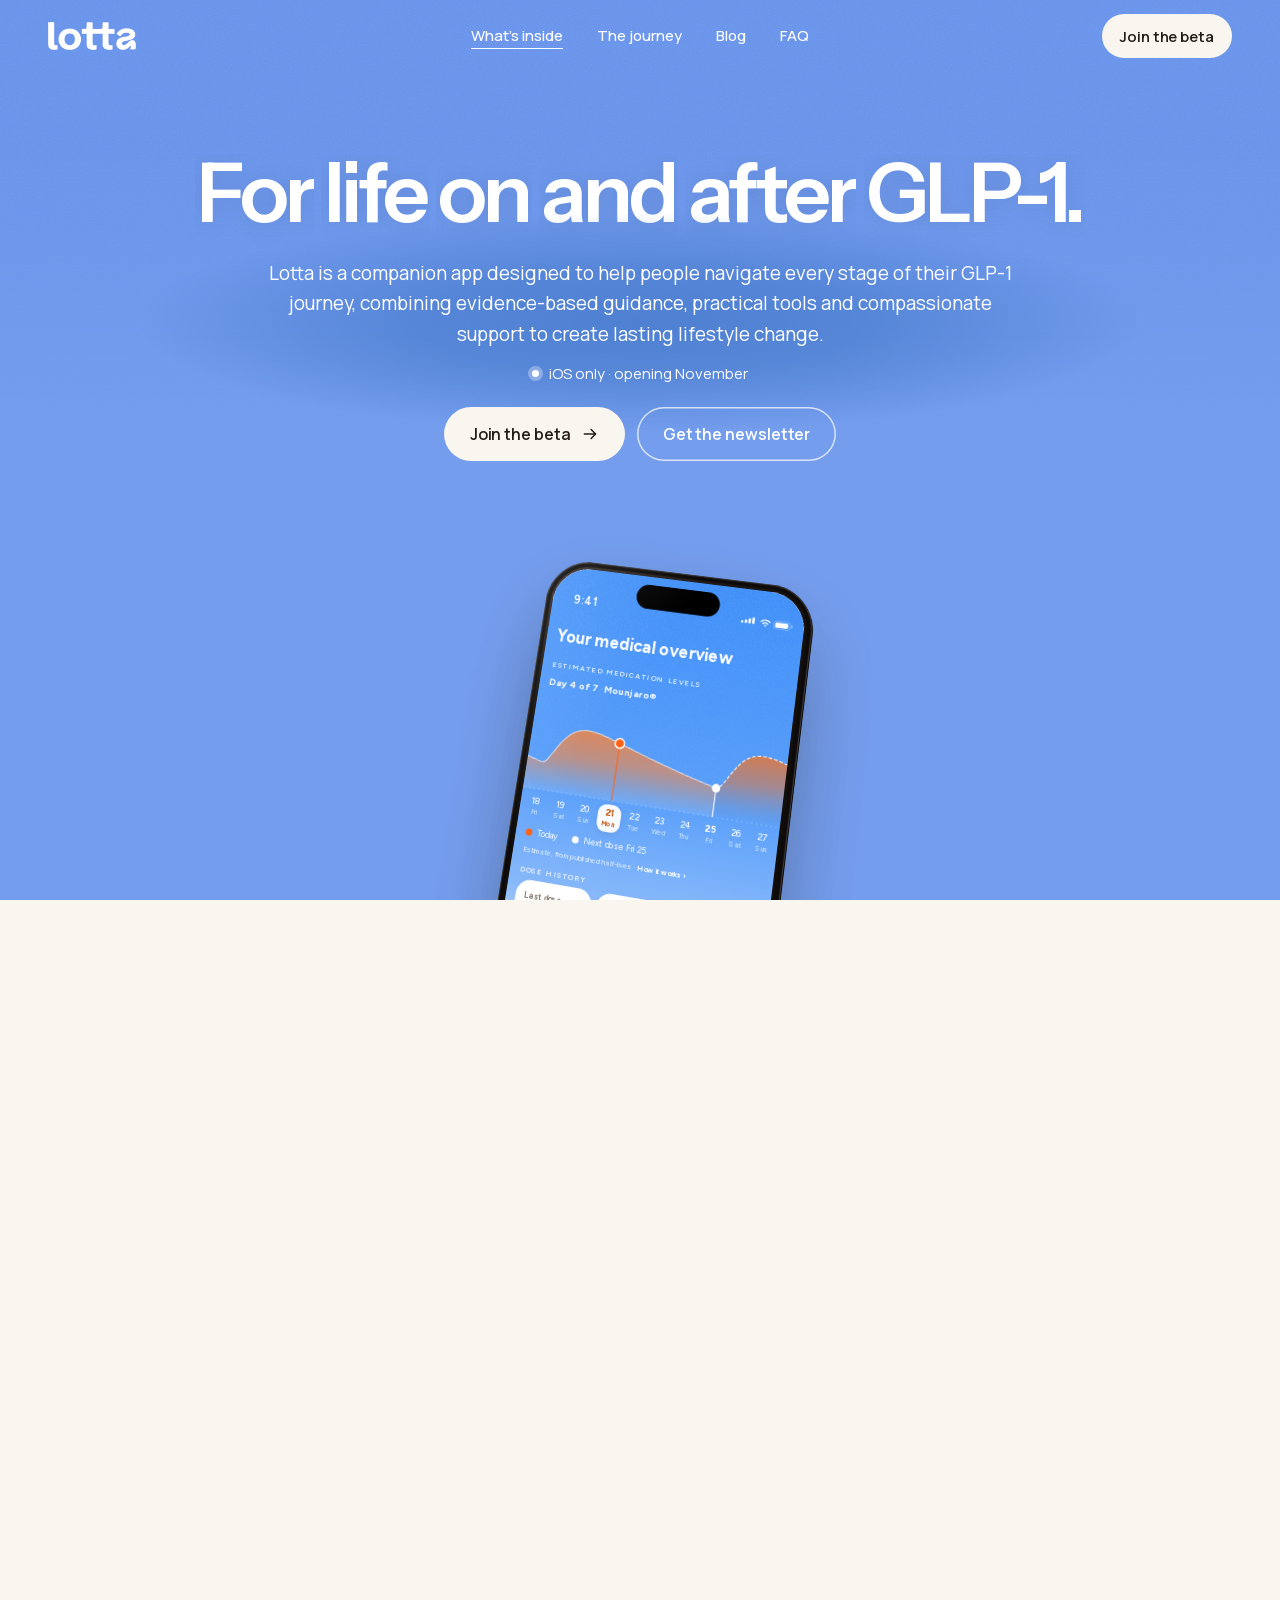
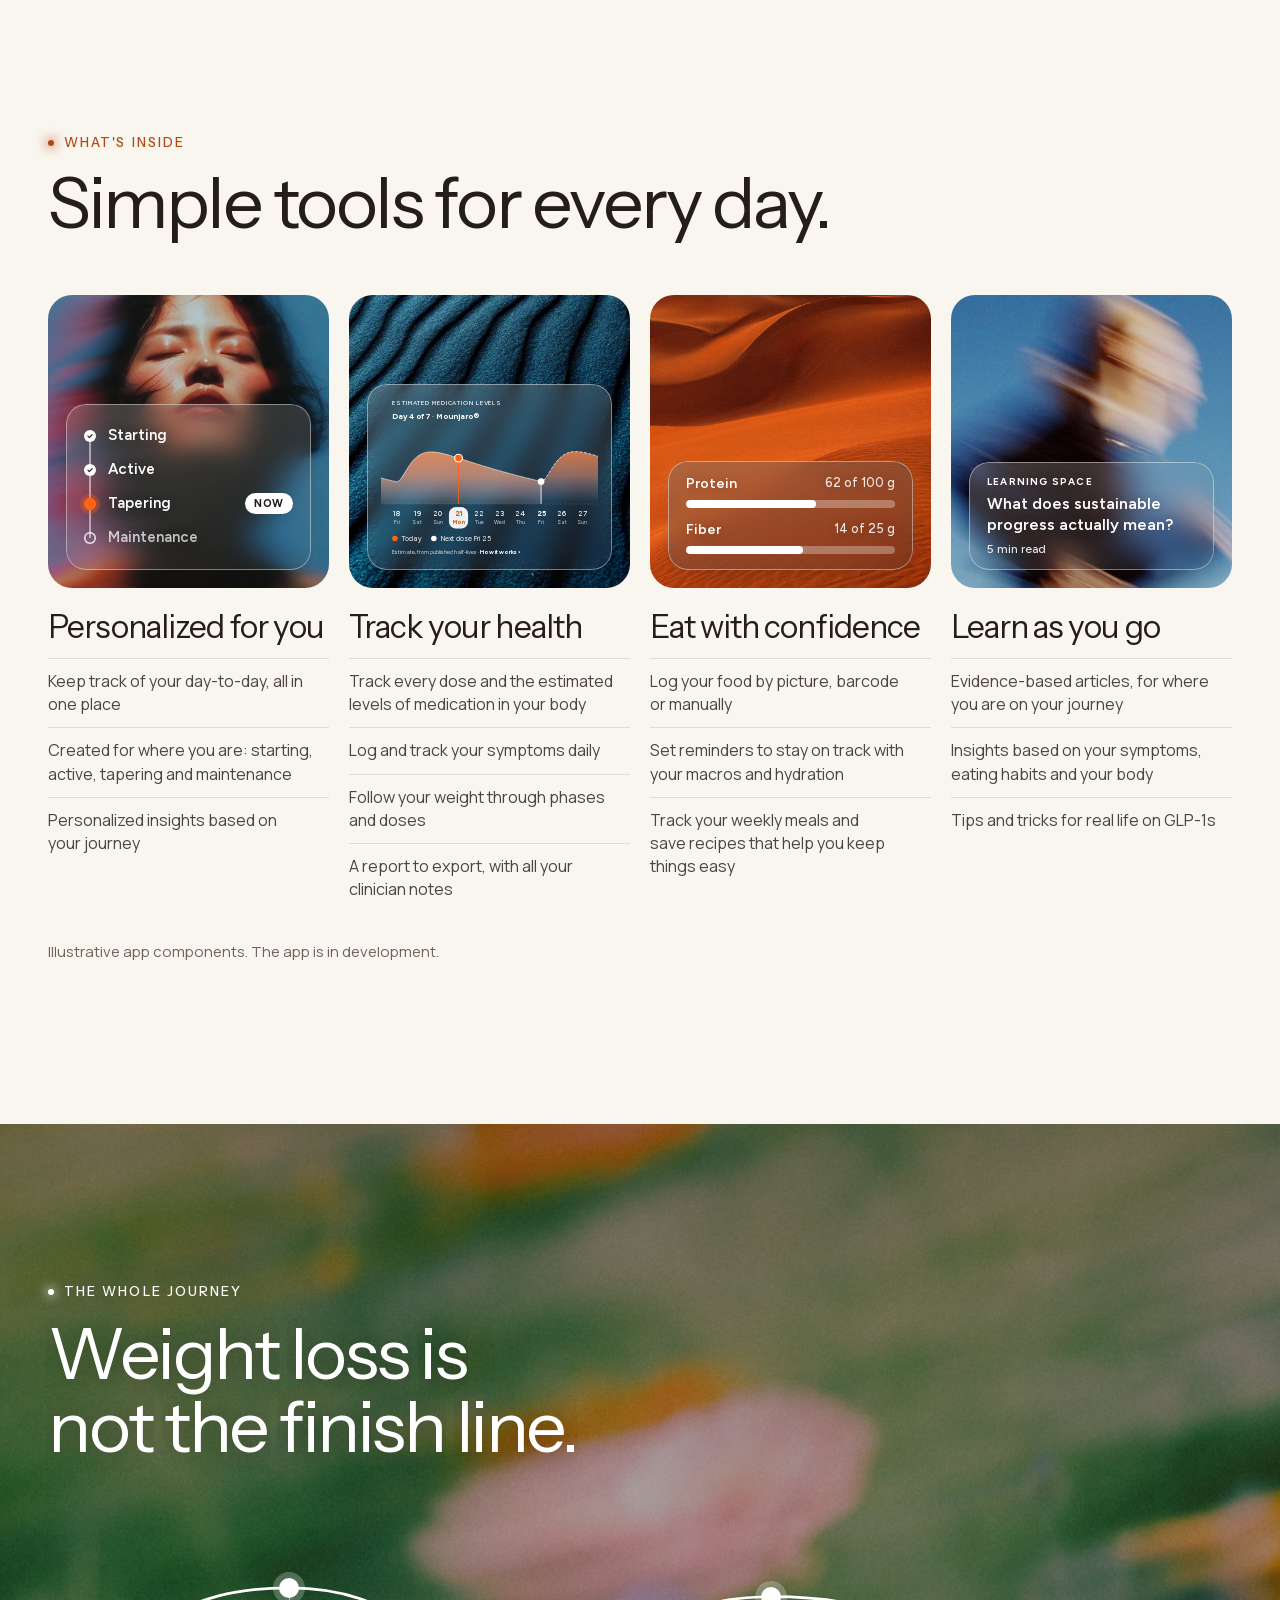
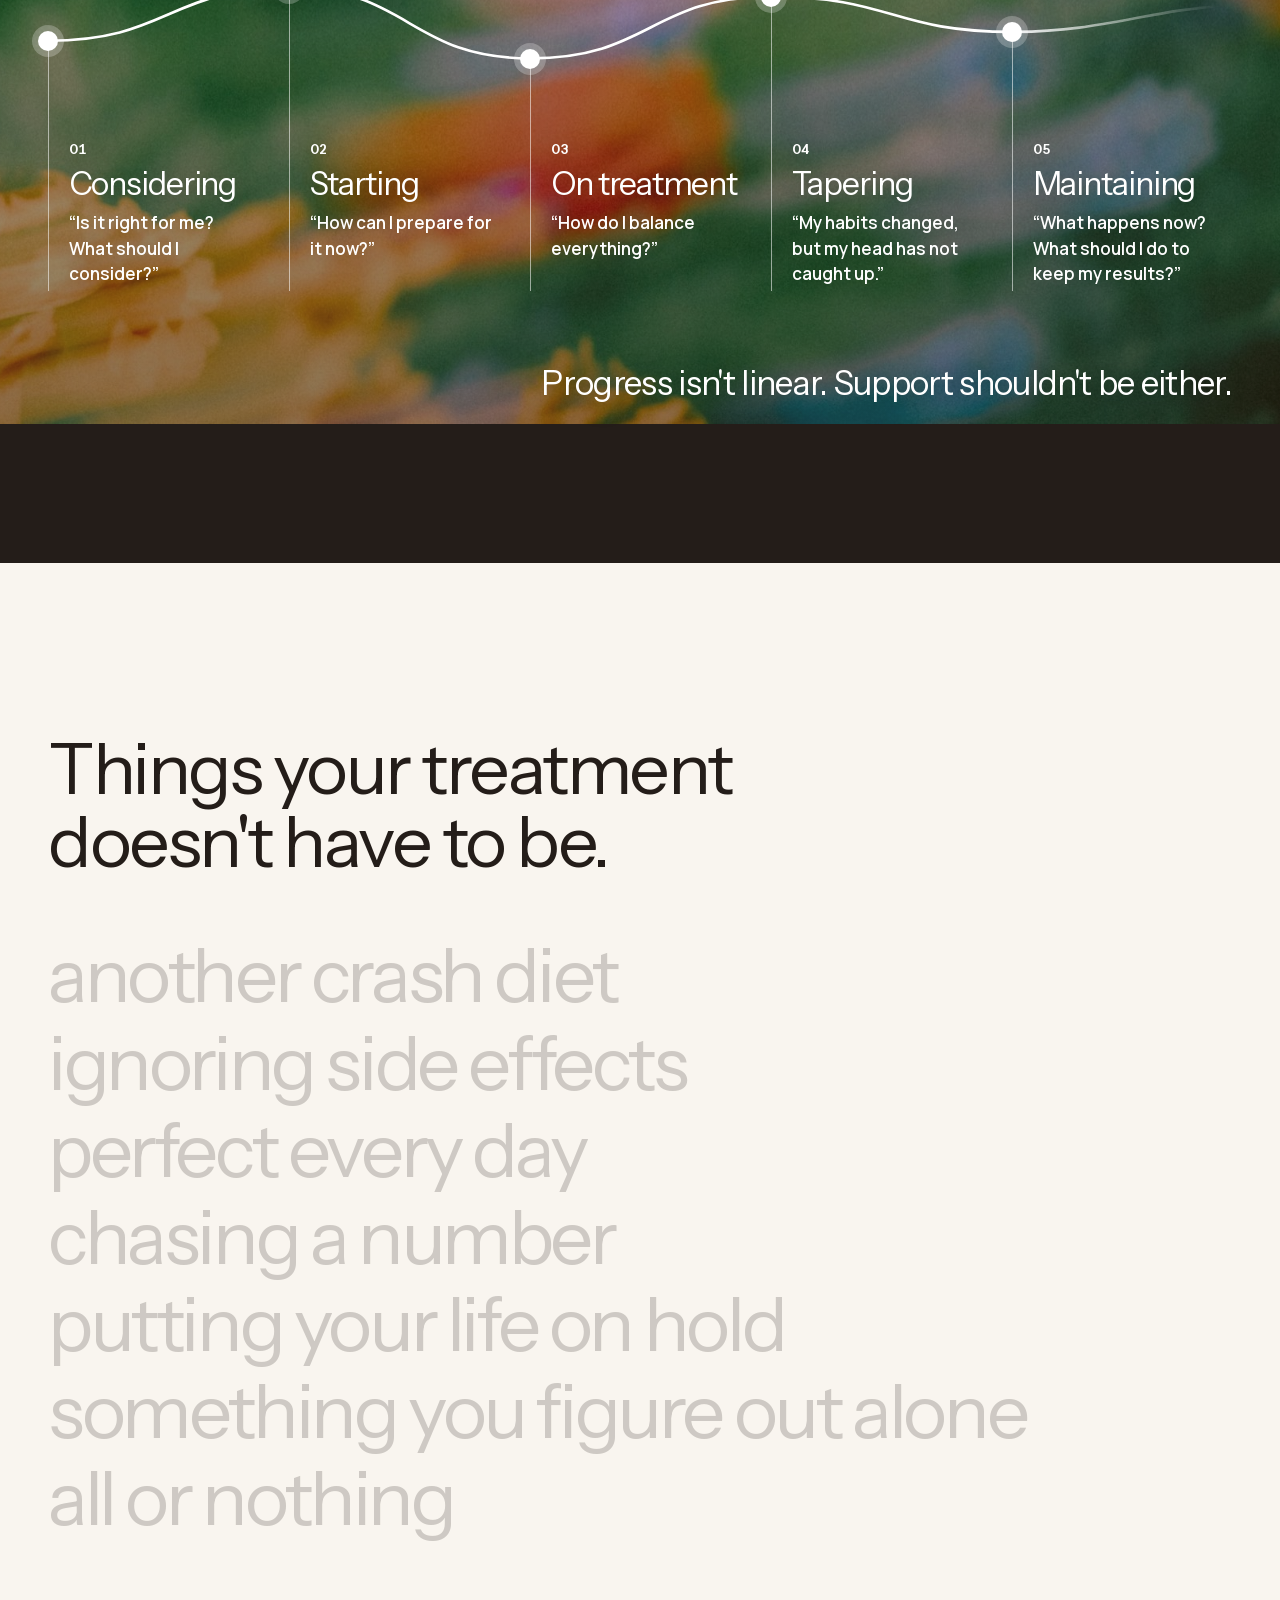
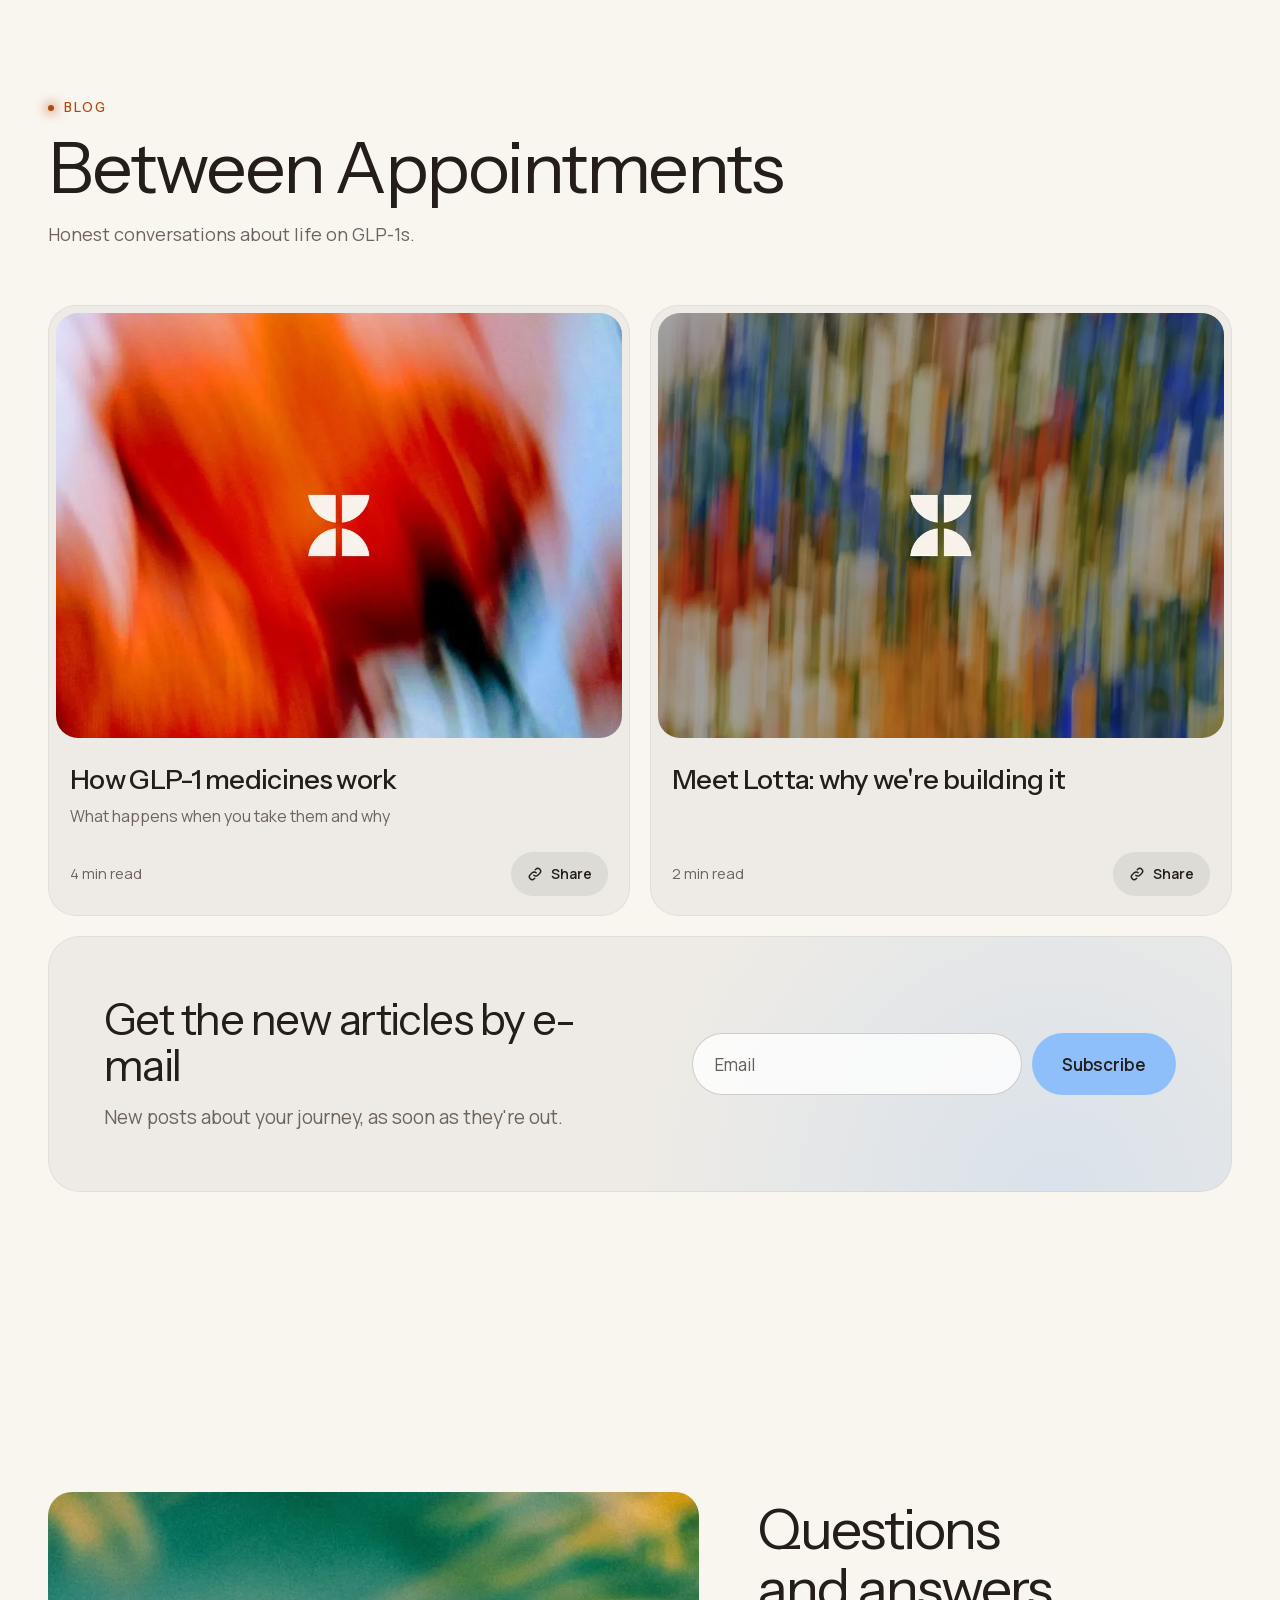
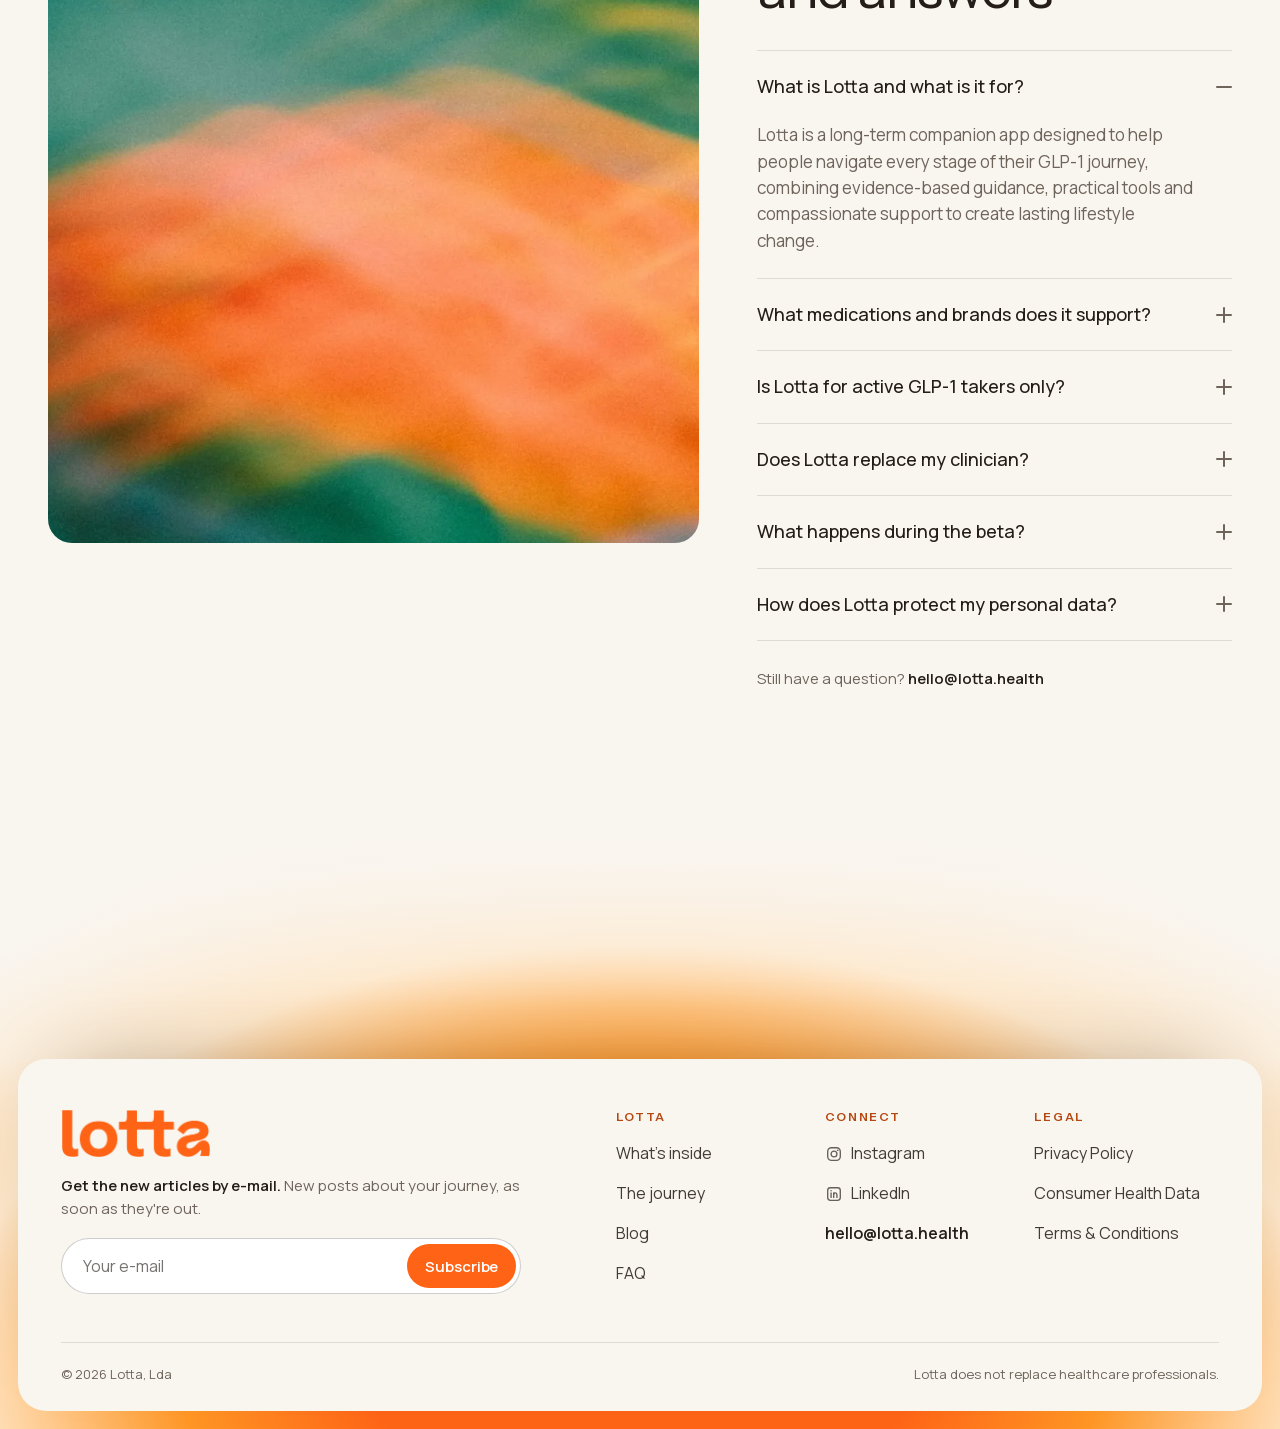
<file: index.html>
<!doctype html>
<html lang="en">
<head>
<meta charset="utf-8">
<meta name="viewport" content="width=device-width, initial-scale=1, viewport-fit=cover">
<title>Lotta — For life on and after GLP-1</title>
<meta name="description" content="Lotta is a companion app for people on GLP-1 medication — through treatment, tapering, and the long maintenance after.">
<link rel="canonical" href="https://www.lotta.health/">
<meta name="robots" content="max-image-preview:large">
<meta property="og:site_name" content="Lotta">
<meta property="og:title" content="Lotta">
<meta property="og:description" content="For life on and after GLP-1. A companion app for people on GLP-1 medication.">
<meta property="og:type" content="website">
<meta property="og:url" content="https://www.lotta.health/">
<meta property="og:image" content="https://www.lotta.health/assets/share-home.jpg">
<meta property="og:image:width" content="1200">
<meta property="og:image:height" content="630">
<meta property="og:image:alt" content="Lotta. For life on and after GLP-1. A phone showing the Lotta app.">
<meta name="twitter:card" content="summary_large_image">
<link rel="icon" href="favicon.ico" sizes="48x48">
<link rel="icon" href="favicon-96.png" type="image/png" sizes="96x96">
<link rel="icon" href="favicon.svg" type="image/svg+xml">
<link rel="apple-touch-icon" href="apple-touch-icon.png">
<link rel="alternate" type="application/rss+xml" title="Between Appointments, the Lotta blog" href="blog/rss.xml">
<!-- search:data -->
<script type="application/ld+json">{"@context":"https://schema.org","@graph":[{"@type":"Organization","@id":"https://www.lotta.health/#organization","name":"Lotta","alternateName":"Lotta Health","legalName":"Lotta, Lda","url":"https://www.lotta.health/","logo":{"@type":"ImageObject","url":"https://www.lotta.health/assets/lotta-logo.png","width":2400,"height":761},"description":"Lotta is a companion app for people on GLP-1 medication — through treatment, tapering, and the long maintenance after.","email":"hello@lotta.health","sameAs":["https://www.instagram.com/joinlotta/","https://www.linkedin.com/company/lotta-health"]},{"@type":"WebSite","@id":"https://www.lotta.health/#website","url":"https://www.lotta.health/","name":"Lotta","alternateName":["Lotta Health","lotta.health"],"inLanguage":"en","publisher":{"@id":"https://www.lotta.health/#organization"}},{"@type":"WebPage","@id":"https://www.lotta.health/#webpage","url":"https://www.lotta.health/","name":"Lotta — For life on and after GLP-1","description":"Lotta is a companion app for people on GLP-1 medication — through treatment, tapering, and the long maintenance after.","inLanguage":"en","isPartOf":{"@id":"https://www.lotta.health/#website"},"about":{"@id":"https://www.lotta.health/#organization"},"primaryImageOfPage":{"@type":"ImageObject","url":"https://www.lotta.health/assets/share-home.jpg","width":1200,"height":630}},{"@type":"FAQPage","@id":"https://www.lotta.health/#faq","isPartOf":{"@id":"https://www.lotta.health/#webpage"},"mainEntity":[{"@type":"Question","name":"What is Lotta and what is it for?","acceptedAnswer":{"@type":"Answer","text":"Lotta is a long-term companion app designed to help people navigate every stage of their GLP-1 journey, combining evidence-based guidance, practical tools and compassionate support to create lasting lifestyle change."}},{"@type":"Question","name":"What medications and brands does it support?","acceptedAnswer":{"@type":"Answer","text":"Lotta covers all approved brands available on the market, based on your location, as well as all available treatment types, including custom dosing."}},{"@type":"Question","name":"Is Lotta for active GLP-1 takers only?","acceptedAnswer":{"@type":"Answer","text":"No. Lotta is built with the entire journey for GLP-1 takers in mind, from the moment you start considering it to after you've entered maintenance."}},{"@type":"Question","name":"Does Lotta replace my clinician?","acceptedAnswer":{"@type":"Answer","text":"No. Lotta is not a medical device and it does not diagnose, predict, advise, identify symptoms, provide any treatment plans or suggestions. In an emergency, call your local emergency number or go to your nearest emergency department."}},{"@type":"Question","name":"What happens during the beta?","acceptedAnswer":{"@type":"Answer","text":"During the beta we will give testers free access to the app and collect your feedback on the features, how it looks, what you'd like to see and what feels helpful to you. Participating users will receive a link via Apple's TestFlight and will be able to download the beta app and sign up. You can apply for the beta here. Please note that the beta will only be available for iOS."}},{"@type":"Question","name":"How does Lotta protect my personal data?","acceptedAnswer":{"@type":"Answer","text":"We don't sell it, we don't use it for targeted advertising, and we don't use it to train AI models. You can ask for a copy of your data, correct it or delete it by reaching out to privacy@lotta.health. You can find further information on our Privacy Policy."}}]}]}</script>
<!-- /search:data -->
<meta name="theme-color" content="#6993EB">
<!-- The typefaces are files on this site (the fonts folder inside assets), no longer fetched from Google: a page never stays blank waiting for another
     company's server, and a visitor's address is not handed to it. The two used on the first screen are fetched ahead. -->
<link rel="preload" href="assets/fonts/instrument-sans-latin.woff2" as="font" type="font/woff2" crossorigin>
<link rel="preload" href="assets/fonts/manrope-latin.woff2" as="font" type="font/woff2" crossorigin>
<script>
  (function () {
    var d = document.documentElement;
    d.classList.add('js');
    setTimeout(function () { d.classList.add('bg-all'); }, 8000);   /* a safety net: eight seconds in, the lower pictures may all be fetched, whatever happened to the page's script */
    var reduce = window.matchMedia && window.matchMedia('(prefers-reduced-motion: reduce)').matches;
    if (/[?&]static\b/.test(location.search)) reduce = true; /* preview switch: ?static shows the reduced-motion page */
    if (!reduce) {
      d.classList.add('motion');
      /* The opening (the counter, then the sunrise) plays once per visit. It is left out when it has already played in this tab, and
         when the visitor arrives at a part of the page or through "Join the beta" on another page (an address ending in #something).
         Adding ?intro to the address plays it regardless. */
      var seen = false; try { seen = sessionStorage.getItem('lotta-opening') === '1'; } catch (e) {}
      var toPart = location.hash.length > 1 && location.hash !== '#top' && location.hash.indexOf('placeholders') < 0;
      if (/[?&]intro\b/.test(location.search) || !(seen || toPart)) d.classList.add('intro');
    }
  })();
  if (location.hash.includes('placeholders')) document.documentElement.classList.add('show-ph'); window.addEventListener('message', e => { if (e.data && e.data.type === 'lotta-ph') document.documentElement.classList.toggle('show-ph', !!e.data.on); });
</script>
<style>
/* ============ Typefaces: Instrument Sans (headlines), Manrope (text), Figtree (inside the drawn app screens) ============
   The same files Google Fonts serves, kept in the fonts folder inside assets. "latin" covers English and Western European letters; "latin-ext"
   (Central European letters and the like) is only fetched when a page shows such a letter. */
@font-face{font-family:"Instrument Sans"; font-style:normal; font-weight:400 600; font-stretch:100%; font-display:swap; src:url(assets/fonts/instrument-sans-latin.woff2) format("woff2"); unicode-range:U+0000-00FF, U+0131, U+0152-0153, U+02BB-02BC, U+02C6, U+02DA, U+02DC, U+0304, U+0308, U+0329, U+2000-206F, U+20AC, U+2122, U+2191, U+2193, U+2212, U+2215, U+FEFF, U+FFFD}
@font-face{font-family:"Manrope"; font-style:normal; font-weight:400 700; font-display:swap; src:url(assets/fonts/manrope-latin.woff2) format("woff2"); unicode-range:U+0000-00FF, U+0131, U+0152-0153, U+02BB-02BC, U+02C6, U+02DA, U+02DC, U+0304, U+0308, U+0329, U+2000-206F, U+20AC, U+2122, U+2191, U+2193, U+2212, U+2215, U+FEFF, U+FFFD}
@font-face{font-family:"Figtree"; font-style:normal; font-weight:400 700; font-display:swap; src:url(assets/fonts/figtree-latin.woff2) format("woff2"); unicode-range:U+0000-00FF, U+0131, U+0152-0153, U+02BB-02BC, U+02C6, U+02DA, U+02DC, U+0304, U+0308, U+0329, U+2000-206F, U+20AC, U+2122, U+2191, U+2193, U+2212, U+2215, U+FEFF, U+FFFD}
@font-face{font-family:"Instrument Sans"; font-style:normal; font-weight:400 600; font-stretch:100%; font-display:swap; src:url(assets/fonts/instrument-sans-latin-ext.woff2) format("woff2"); unicode-range:U+0100-02BA, U+02BD-02C5, U+02C7-02CC, U+02CE-02D7, U+02DD-02FF, U+0304, U+0308, U+0329, U+1D00-1DBF, U+1E00-1E9F, U+1EF2-1EFF, U+2020, U+20A0-20AB, U+20AD-20C4, U+2113, U+2C60-2C7F, U+A720-A7FF}
@font-face{font-family:"Manrope"; font-style:normal; font-weight:400 700; font-display:swap; src:url(assets/fonts/manrope-latin-ext.woff2) format("woff2"); unicode-range:U+0100-02BA, U+02BD-02C5, U+02C7-02CC, U+02CE-02D7, U+02DD-02FF, U+0304, U+0308, U+0329, U+1D00-1DBF, U+1E00-1E9F, U+1EF2-1EFF, U+2020, U+20A0-20AB, U+20AD-20C4, U+2113, U+2C60-2C7F, U+A720-A7FF}
@font-face{font-family:"Figtree"; font-style:normal; font-weight:400 700; font-display:swap; src:url(assets/fonts/figtree-latin-ext.woff2) format("woff2"); unicode-range:U+0100-02BA, U+02BD-02C5, U+02C7-02CC, U+02CE-02D7, U+02DD-02FF, U+0304, U+0308, U+0329, U+1D00-1DBF, U+1E00-1E9F, U+1EF2-1EFF, U+2020, U+20A0-20AB, U+20AD-20C4, U+2113, U+2C60-2C7F, U+A720-A7FF}

/* ============ Tokens ============ */
:root{
  --dark:#241D19; --lift:#EEEBE6; --lift2:#E6E6E6; --deep:#17120F;
  --ww:#F9F5EF; --bg:#F9F5EF; --ink:#241D19; --muted:#6E645B; --blue-ink:#2F68B8; --orange-ink:#B5470F; --line:rgba(36,29,25,.12); --line2:rgba(36,29,25,.22);
  --blue:#8EBFFB; --blue-hi:#A9CFFC; --sky:#6993EB; --orange:#FF6416; --almond:#FEE8CB; --saffron:#FF9624; --matcha:#75873C; --appbg:#E6E6E6; --ink2:#6E645B;
  --gut:20px; --nav:64px;
  --f-display:"Instrument Sans","Helvetica Neue",Helvetica,Arial,system-ui,sans-serif;
  --f-body:"Manrope",system-ui,-apple-system,"Segoe UI",Roboto,Arial,sans-serif;
  --ease:cubic-bezier(.16,1,.3,1);
  --grain:url("data:image/svg+xml,%3Csvg xmlns='http://www.w3.org/2000/svg' width='180' height='180'%3E%3Cfilter id='n'%3E%3CfeTurbulence type='fractalNoise' baseFrequency='.85' numOctaves='3' stitchTiles='stitch'/%3E%3CfeColorMatrix type='saturate' values='0'/%3E%3C/filter%3E%3Crect width='100%25' height='100%25' filter='url(%23n)'/%3E%3C/svg%3E");
  color-scheme:light;
}
@media (min-width:700px){:root{--gut:32px}}
@media (min-width:1100px){:root{--gut:48px; --nav:72px}}

/* ============ Base ============ */
*,*::before,*::after{box-sizing:border-box}
html{-webkit-text-size-adjust:100%; background:var(--bg)}
body{margin:0; background:var(--bg); color:var(--ink); font-family:var(--f-body); font-size:17px; line-height:1.6; -webkit-font-smoothing:antialiased; -moz-osx-font-smoothing:grayscale; text-rendering:optimizeLegibility}
main,footer{overflow-x:clip}
img,video{display:block; max-width:100%}
h1,h2,h3,p,ul,ol,figure,fieldset{margin:0}
ul,ol{padding:0; list-style:none}
a{color:inherit; text-decoration:none}
button,input,select,textarea{font:inherit; color:inherit}
button{-webkit-tap-highlight-color:transparent}
svg{display:block}
::selection{background:var(--blue); color:var(--dark)}
:focus-visible{outline:2px solid var(--blue); outline-offset:3px; border-radius:8px}
[tabindex="-1"]:focus{outline:none}
.skip{position:fixed; left:12px; top:12px; z-index:200; padding:12px 18px; border-radius:999px; background:var(--ink); color:#fff; font-size:15px; font-weight:600; transform:translateY(-200%)}
.skip:focus{transform:none; outline:2px solid #fff; outline-offset:2px}
/* Pictures further down the page (the four cards, the journey's flowers, the article's cover) wait until the visitor is within about
   one screen of them: a small script further down adds "bg-in". Without scripts they simply load as before. */
html.js:not(.bg-all) .bg-late:not(.bg-in), html.js:not(.bg-all) .bg-late:not(.bg-in) .ci, html.js:not(.bg-all) .bg-late:not(.bg-in) .pi{background-image:none !important}
.sr-only{position:absolute!important; width:1px; height:1px; padding:0; margin:-1px; overflow:hidden; clip:rect(0,0,0,0); white-space:nowrap; border:0}
html.show-ph .ph{background:rgba(255,150,36,.30);box-shadow:0 0 0 2px rgba(255,150,36,.30);border-radius:3px}

/* Lenis */
html.lenis, html.lenis body{height:auto}
.lenis.lenis-smooth{scroll-behavior:auto!important}
.lenis.lenis-smooth [data-lenis-prevent]{overscroll-behavior:contain}
.lenis.lenis-stopped{overflow:hidden}

.wrap{width:100%; max-width:1440px; margin:0 auto; padding:0 var(--gut)}
.grain{position:absolute; inset:0; background-image:var(--grain); background-size:180px 180px; opacity:.13; mix-blend-mode:overlay; pointer-events:none}

.kicker{display:inline-flex; align-items:center; gap:10px; font-family:var(--f-display); font-size:13px; font-weight:500; letter-spacing:.16em; text-transform:uppercase; color:var(--orange-ink); line-height:1.2}
.kicker::before{content:""; width:6px; height:6px; border-radius:50%; background:currentColor; box-shadow:0 0 12px 1px currentColor}
.h2{font-family:var(--f-display); font-weight:400; font-size:clamp(2.2rem, 1.1rem + 4.2vw, 5.25rem); line-height:1.02; letter-spacing:-.035em; text-wrap:balance}
.w{display:inline-block; overflow:hidden; vertical-align:top; padding:0 .03em .12em; margin:0 -.03em -.12em}
.w > span{display:inline-block}

/* ============ Buttons ============ */
.btn{position:relative; display:inline-flex; align-items:center; justify-content:center; gap:10px; min-height:52px; padding:0 24px; border:0; border-radius:999px; font-family:var(--f-body); font-size:16px; font-weight:600; letter-spacing:-.005em; line-height:1; white-space:nowrap; cursor:pointer; transition:background-color .35s var(--ease), box-shadow .35s var(--ease), color .35s var(--ease)}
.btn svg{width:18px; height:18px; flex:none; transition:transform .45s var(--ease)}
.btn-primary{background:var(--blue); color:var(--dark)}
.btn-primary:hover{background:var(--blue-hi)}
.btn-primary:hover svg{transform:translateX(3px)}
.btn-primary:focus-visible{outline-color:var(--ink)}
.btn-ghost{background:transparent; color:var(--ink); box-shadow:inset 0 0 0 1px rgba(36,29,25,.4)}
.btn-ghost:hover{background:rgba(36,29,25,.08); box-shadow:inset 0 0 0 1px rgba(36,29,25,.75)}
.btn-sm{min-height:44px; padding:0 18px; font-size:15px}
.btn-block{width:100%}

/* ============ Loader ============ */
.loader{display:none}
html.intro .loader{display:block; position:fixed; inset:0; z-index:100; background:var(--sky); overflow:hidden; animation:loaderSafety 0s linear 4.5s forwards}
@keyframes loaderSafety{to{visibility:hidden}}
.loader-glow{position:absolute; left:50%; bottom:-46vmax; width:92vmax; height:92vmax; margin-left:-46vmax; border-radius:50%; background:radial-gradient(closest-side, rgba(255,100,22,.5), rgba(255,150,36,.18) 48%, rgba(142,191,251,.06) 72%, rgba(142,191,251,0)); opacity:0}
.loader-logo{position:absolute; top:calc(env(safe-area-inset-top, 0px) + (var(--nav) - 25px) / 2); left:calc(max(0px, (100% - 1440px) / 2) + var(--gut)); width:80px; height:25px; color:var(--ink)}
@media (min-width:900px){ .loader-logo{top:calc(env(safe-area-inset-top, 0px) + (var(--nav) - 28px) / 2); width:88px; height:28px} }
.loader-num{position:absolute; left:var(--gut); bottom:calc(var(--gut) + 6px); font-family:var(--f-display); font-weight:400; font-size:clamp(6.5rem, 2rem + 18vw, 19rem); line-height:.78; letter-spacing:-.055em; font-variant-numeric:tabular-nums; color:var(--ink)}
.loader-bar{position:absolute; left:0; right:0; bottom:0; height:2px; background:rgba(36,29,25,.08)}
.loader-bar i{display:block; height:100%; background:linear-gradient(90deg, var(--ww), var(--saffron) 60%, var(--orange)); transform-origin:0 50%; transform:scaleX(0)}

/* ============ Logo ============ */
.logo{display:block; background:currentColor; -webkit-mask:url(assets/lotta-logo-sm.png) center/contain no-repeat; mask:url(assets/lotta-logo-sm.png) center/contain no-repeat; aspect-ratio:1000/318}   /* a 600px copy; the 2400px original is named in the data for search engines */

/* ============ Nav ============ */
.nav{position:fixed; top:0; left:0; right:0; z-index:50; height:var(--nav)}
.nav::before{content:""; position:absolute; inset:0; background:rgba(249,245,239,.8); -webkit-backdrop-filter:blur(18px) saturate(1.3); backdrop-filter:blur(18px) saturate(1.3); box-shadow:inset 0 -1px 0 rgba(36,29,25,.07); opacity:0; transition:opacity .45s var(--ease)}
.nav.is-scrolled::before{opacity:1}
.nav-in{position:relative; height:100%; max-width:1440px; margin:0 auto; padding:0 var(--gut); display:flex; align-items:center; justify-content:space-between; gap:16px}
.nav-logo{display:flex; align-items:center; min-height:44px; color:var(--ink); border-radius:8px}
.nav-logo .logo{width:80px; height:25px}
.nav-links{display:none}
.nav-cta{display:flex; align-items:center; gap:8px}
.nav-menu{width:44px; height:44px; border:0; border-radius:50%; background:rgba(36,29,25,.1); display:grid; place-content:center; gap:5px; cursor:pointer; transition:background-color .3s}
.nav-menu:hover{background:rgba(36,29,25,.16)}
.nav-menu i{display:block; width:18px; height:1.5px; border-radius:2px; background:var(--ink)}
@media (min-width:900px){
  .nav-links{display:flex; gap:2px; position:absolute; left:50%; top:50%; transform:translate(-50%,-50%)}
  .nav-links a{position:relative; display:inline-flex; align-items:center; min-height:44px; padding:0 16px; font-size:15px; font-weight:500; color:rgba(36,29,25,.78); transition:color .5s var(--ease)}
  .nav-links a::after{content:""; position:absolute; left:16px; right:16px; bottom:9px; height:1.5px; border-radius:2px; background:currentColor; transform:scaleX(0); transform-origin:100% 50%; transition:transform .55s var(--ease)}
  .nav-links a:hover,.nav-links a.is-active{color:var(--ink)}
  .nav-links a:hover::after,.nav-links a.is-active::after{transform:scaleX(1); transform-origin:0 50%}
  .nav-menu{display:none}
  .nav-logo .logo{width:88px; height:28px}
}

/* Phone menu sheet */
.sheet{position:fixed; inset:0; z-index:60; background:var(--bg); display:flex; flex-direction:column; padding:0 var(--gut) calc(28px + env(safe-area-inset-bottom, 0px)); overflow:hidden}
.sheet[hidden]{display:none}
.sheet::after{content:""; position:absolute; left:50%; bottom:-60vw; width:140vw; height:140vw; margin-left:-70vw; border-radius:50%; background:radial-gradient(closest-side, rgba(255,100,22,.38), rgba(255,150,36,.12) 50%, rgba(142,191,251,0)); pointer-events:none}
.sheet-top{height:var(--nav); display:flex; align-items:center; justify-content:space-between}
.sheet-close{width:44px; height:44px; border:0; border-radius:50%; background:rgba(36,29,25,.1); position:relative; cursor:pointer}
.sheet-close::before,.sheet-close::after{content:""; position:absolute; left:50%; top:50%; width:18px; height:1.5px; margin:-.75px 0 0 -9px; background:var(--ink); border-radius:2px; transform:rotate(45deg)}
.sheet-close::after{transform:rotate(-45deg)}
.sheet-links{position:relative; z-index:1; margin-top:32px; display:flex; flex-direction:column}
.sheet-links a{display:flex; align-items:center; justify-content:space-between; min-height:64px; font-family:var(--f-display); font-size:40px; letter-spacing:-.035em; line-height:1; border-bottom:1px solid var(--line)}
.sheet-links a svg{width:22px; height:22px; color:var(--muted)}
.sheet .btn{position:relative; z-index:1; margin-top:auto}

/* ============ Hero (resting layout = reduced motion / no GSAP) ============ */
.hero{position:relative}
.hero-stage{position:relative; overflow:hidden; min-height:100vh; min-height:100svh; padding:calc(var(--nav) + 40px) var(--gut) 0; display:flex; flex-direction:column; align-items:center; text-align:center}
.hero-copy{position:relative; z-index:3; width:100%; max-width:1180px; margin:0 auto; display:flex; flex-direction:column; align-items:center}
.h1{font-family:var(--f-display); font-weight:600; font-size:clamp(3.05rem, min(9vw, 15.5vh), 8.4rem); line-height:.95; letter-spacing:-.048em; text-wrap:balance}
.lede{margin-top:24px; max-width:640px; font-size:16px; line-height:1.6; color:var(--muted); text-wrap:pretty}
.lede-a{color:var(--ink)}
.cta-row{margin-top:28px; display:flex; flex-wrap:wrap; justify-content:center; gap:10px}
.cta-row .btn{min-height:50px; padding:0 20px; font-size:15px}
.cta-row .btn-primary svg{display:none}
.beta-line{margin-top:18px; max-width:30ch; font-size:15px; line-height:1.5; color:var(--muted); text-wrap:balance}
.beta-line::before{content:""; display:inline-block; vertical-align:middle; width:7px; height:7px; margin:-2px 10px 0 0; border-radius:50%; background:var(--matcha); box-shadow:0 0 0 4px rgba(117,135,60,.25)}
@media (min-width:600px){ .beta-line{max-width:none} }
@media (min-width:600px){
  .cta-row .btn{min-height:54px; padding:0 26px; font-size:16px}
  .cta-row .btn-primary svg{display:block}
}
@media (min-width:900px){
  .lede{margin-top:32px; font-size:19px}
  .cta-row{margin-top:36px; gap:12px}
}
html.motion .beta-line::before{animation:pulse 2.6s var(--ease) infinite}
@keyframes pulse{0%,100%{box-shadow:0 0 0 3px rgba(117,135,60,.3)}50%{box-shadow:0 0 0 7px rgba(117,135,60,.05)}}


.hero-phone{position:relative; z-index:2; margin-top:56px; display:flex; justify-content:center; perspective:1400px}
.hero-phone .phone{font-size:14px; margin-bottom:-11em}
.phone-rig{position:relative; transform-style:preserve-3d}
.phone-back{position:absolute; inset:0; border-radius:2.9em; background:#0d0a09; pointer-events:none}
.phone-back.b1{transform:translateZ(-.25em)} .phone-back.b2{transform:translateZ(-.5em)} .phone-back.b3{transform:translateZ(-.75em); box-shadow:0 2em 5em -1em rgba(36,29,25,.26)}

/* Hero, cinematic layout (motion allowed + GSAP present) */
html.motion .hero-stage{height:100vh; height:100svh; min-height:0; padding:0; display:block}
html.motion .hero-copy{position:absolute; left:var(--gut); right:var(--gut); top:calc(var(--nav) + clamp(20px, 5.5vh, 64px)); width:auto}
html.motion .hero-phone{position:absolute; inset:0; margin:0; display:grid; place-items:center; z-index:4; pointer-events:none}
html.motion .hero-phone .phone{font-size:min(1.85vh, 17px); margin:0}
html.motion .phone-rig{will-change:transform}

/* ============ Phone (drawn in HTML/CSS; everything in em so one font-size scales it) ============ */
.phone{position:relative; flex:none; width:18em; height:38.8em; padding:.5em; border-radius:2.9em; background:linear-gradient(150deg,#3b312b 0%,#16110e 20%,#0f0c0a 62%,#2b231e 100%); box-shadow:inset 0 0 0 .07em rgba(249,245,239,.2), inset 0 0 0 .32em #0d0a09, 0 3em 6em -2em rgba(36,29,25,.3); font-family:var(--f-body); color:var(--dark); text-align:left; line-height:1.3; letter-spacing:0; -webkit-user-select:none; user-select:none}
.phone::after{content:""; position:absolute; inset:0; border-radius:inherit; background:linear-gradient(118deg, rgba(255,255,255,.12) 0%, rgba(255,255,255,0) 28%); pointer-events:none}
.scr{position:relative; width:100%; height:100%; border-radius:2.42em; overflow:hidden; background:var(--appbg); isolation:isolate}
.p-bg{position:absolute; left:0; right:0; top:0; height:17em; z-index:-1}
.p-bg::after{content:""; position:absolute; inset:0; background:linear-gradient(180deg, rgba(230,230,230,0) 40%, #E6E6E6)}
.g-today{background:linear-gradient(180deg,#8EBFFB 0%,#B8D5FB 45%,#EFE5D8 100%)}
.g-med{background:linear-gradient(180deg,#FFC37E 0%,#FEE8CB 55%,#EFE6DA 100%)}
.g-eat{background:linear-gradient(180deg,#FF9A66 0%,#FFD0AC 45%,#FEE8CB 100%)}
.g-learn{background:linear-gradient(180deg,#A9B77A 0%,#D8DDBB 50%,#EEEADC 100%)}
.island{position:absolute; top:.62em; left:50%; width:5.4em; height:1.58em; margin-left:-2.7em; border-radius:1em; background:#0b0908; z-index:5}
.p-status{display:flex; align-items:center; justify-content:space-between; height:2.95em; padding:.3em 1.45em 0 2.05em}
.p-status b{font-size:.8em; font-weight:700; letter-spacing:-.01em}
.p-si{display:flex; align-items:center; gap:.3em}
.p-si svg{height:.66em; width:auto}
.p-head{padding:.9em 1.3em 1.3em}
.p-label{font-family:var(--f-display); font-size:.56em; font-weight:600; letter-spacing:.16em; text-transform:uppercase; color:rgba(36,29,25,.68)}
.p-greet{margin-top:1.1em; font-size:.74em; font-weight:500; color:rgba(36,29,25,.72)}
.p-title{margin-top:.08em; font-family:var(--f-display); font-size:1.72em; font-weight:500; line-height:1.05; letter-spacing:-.035em}
.p-body{display:flex; flex-direction:column; gap:.6em; padding:0 .75em}
.p-card{background:var(--ww); border-radius:1.25em; padding:.95em 1em 1em; box-shadow:0 .08em .3em rgba(36,29,25,.06)}
.p-row{display:flex; justify-content:space-between; align-items:baseline; gap:.5em}
.p-k{font-size:.72em; font-weight:700; letter-spacing:-.01em; line-height:1.3}
.p-v{font-size:.66em; font-weight:500; color:var(--ink2); line-height:1.35}
.p-bar{margin-top:.8em; height:.46em; border-radius:1em; background:#ECE4D9; overflow:hidden}
.p-bar i{display:block; width:62%; height:100%; border-radius:inherit; background:linear-gradient(90deg,#94A55B,#75873C)}
.p-drops{margin-top:.6em; display:flex; gap:.28em; color:var(--blue)}
.p-drops svg{width:.95em; height:.95em}
.p-link{display:flex; align-items:center; gap:.7em}
.p-ic{flex:none; width:2.2em; height:2.2em; border-radius:50%; background:rgba(142,191,251,.3); display:grid; place-items:center; color:var(--dark)}
.p-ic svg{width:1.1em; height:1.1em}
.p-lt{flex:1; min-width:0; display:flex; flex-direction:column; gap:.05em}
.p-chev{flex:none; width:.9em; height:.9em; color:#9A8F84}
.p-saved{margin-top:.75em; display:flex; flex-direction:column; gap:.4em}
.p-saved li{display:flex; align-items:center; gap:.55em; padding:.55em .7em; border-radius:.8em; background:#F1ECE4; font-size:.64em; font-weight:600; line-height:1.3}
.p-saved li::before{content:""; flex:none; width:.55em; height:.55em; border-radius:50%; background:var(--blue)}
.p-tabs{position:absolute; left:.75em; right:.75em; bottom:1.25em; height:3.7em; border-radius:1.85em; background:var(--dark); display:flex; align-items:center; justify-content:space-around; padding:0 .35em; box-shadow:0 .7em 1.4em -.4em rgba(36,29,25,.45)}
.p-tab{display:flex; flex-direction:column; align-items:center; gap:.2em; padding:.42em .72em; border-radius:1.4em; color:rgba(249,245,239,.55)}
.p-tab svg{width:1.2em; height:1.2em}
.p-tab span{font-size:.52em; font-weight:600; letter-spacing:.01em; line-height:1}
.p-tab.on{color:var(--blue); background:rgba(142,191,251,.14)}
.p-home{position:absolute; left:50%; bottom:.42em; width:6.4em; height:.26em; margin-left:-3.2em; border-radius:1em; background:rgba(36,29,25,.35)}
.p-cap{font-family:var(--f-display); font-size:.52em; font-weight:600; letter-spacing:.14em; text-transform:uppercase; color:rgba(36,29,25,.6)}
.p-qs{margin-top:.55em; display:flex; flex-direction:column}
.p-qs li{display:flex; gap:.6em; align-items:flex-start; padding:.55em 0; border-top:1px solid rgba(36,29,25,.08)}
.p-qs li:first-child{border-top:0}
.p-qs b{flex:none; width:1.6em; height:1.6em; border-radius:50%; background:rgba(142,191,251,.35); display:grid; place-items:center; font-size:.6em; font-weight:700}
.p-qs span{font-size:.7em; font-weight:600; line-height:1.32}
.p-chips{margin-top:.7em; display:flex; gap:.35em}
.p-chips span{font-size:.64em; font-weight:600; padding:.5em 1em; border-radius:1em; background:#EFE8DF}
.p-feature{position:relative; height:14.5em; padding:1.1em; border-radius:1.35em; overflow:hidden; display:flex; align-items:flex-end; background:linear-gradient(180deg,#FEE8CB 0%,#FFC49A 48%,#FF874A 100%)}
.p-feature::before{content:""; position:absolute; left:50%; top:14%; width:7.5em; height:7.5em; margin-left:-3.75em; border-radius:50%; background:radial-gradient(closest-side, rgba(255,247,236,.95), rgba(255,247,236,0))}
.p-ft{position:relative; font-family:var(--f-display); font-size:1.32em; font-weight:500; line-height:1.08; letter-spacing:-.03em; max-width:8.5em}
.p-k2{font-size:.8em; font-weight:700; letter-spacing:-.01em; line-height:1.28}
.p-card .p-v.blk{display:block; margin-top:.4em}
.p-art{background:var(--ww); border-radius:1.25em; overflow:hidden; box-shadow:0 .08em .3em rgba(36,29,25,.06)}
.p-art-img{position:relative; height:9em}
.p-art .p-k2{padding:.8em 1em 1em}
.p-row2{display:flex; align-items:center; gap:.75em; padding:.65em}
.p-thumb{flex:none; width:3em; height:3em; border-radius:.85em}
.g-l1{background:radial-gradient(circle at 50% 118%, #FEE8CB 0 28%, rgba(254,232,203,0) 62%), linear-gradient(180deg,#8EBFFB,#CBDDF4)}
.g-l2{background:radial-gradient(circle at 30% 110%, #FF9624 0 25%, rgba(255,150,36,0) 70%), linear-gradient(160deg,#FEE8CB,#FFC98C)}
.g-l3{background:radial-gradient(circle at 70% 110%, #75873C 0 22%, rgba(117,135,60,0) 70%), linear-gradient(160deg,#F9F5EF,#C9D09F)}

/* ============ Journey ============ */
/* The winding path over a picture (timeline 1F, chosen 4 Oct). The five stages sit in one row, joined by a line that rises and
   falls and carries on past "Maintaining". The picture holds still while the words scroll over it; the page scrolls normally.
   The pinned, one-stage-at-a-time version it replaces is in option-b-v23-before-journey-path-4oct.html.
   The line is white; add class "glass" to the section for the glass line. */
.journey{position:relative; z-index:2; background:var(--dark); color:#fff; padding:112px 0 120px}
.j-bg{position:absolute; inset:0; overflow:clip; pointer-events:none}
.j-pic{position:sticky; top:0; height:100vh; height:100lvh; background:url(assets/journey-flowers.jpg) 52% 50%/cover no-repeat}
@media (max-width:699.98px){ .j-pic{background-image:url(assets/journey-flowers-m.jpg); background-position:50% 50%} }
.j-pic::before{content:""; position:absolute; inset:0; background:linear-gradient(180deg, rgba(36,29,25,.5) 0%, rgba(36,29,25,.38) 45%, rgba(36,29,25,.52) 100%)}
.j-in{position:relative; text-shadow:0 1px 28px rgba(36,29,25,.4)}
.j-head{display:grid; gap:18px}
.j-head .h2{max-width:13ch}
.journey .kicker{color:#fff}
.j-close{margin-top:48px; font-family:var(--f-display); font-size:clamp(1.35rem, 1rem + 1.4vw, 2.1rem); line-height:1.2; letter-spacing:-.02em; text-wrap:balance}
/* phones: the line winds down the left side, one short curve per stage */
.jp-art{display:none}
.jp-path2{display:none}
.jp-stops{margin-top:44px}
.jp-stop{position:relative; padding:0 0 40px 60px}
.jp-stop:last-child{padding-bottom:64px}
.jp-stop::before{content:""; position:absolute; left:11px; top:6px; width:18px; height:18px; border-radius:50%; background:#fff; box-shadow:0 0 0 5px rgba(255,255,255,.24); z-index:1}
.jp-seg{position:absolute; left:0; top:15px; width:40px; height:100%; overflow:visible}
.jp-seg path{fill:none; stroke:#fff; stroke-width:2.5; stroke-linecap:round; vector-effect:non-scaling-stroke}
.jp-stop:last-child .jp-seg{-webkit-mask-image:linear-gradient(180deg, #000 35%, transparent 100%); mask-image:linear-gradient(180deg, #000 35%, transparent 100%)}
.jp-num{font-family:var(--f-display); font-size:14px; font-weight:600; letter-spacing:.06em; font-variant-numeric:tabular-nums}
.jp-name{margin-top:6px; font-family:var(--f-display); font-weight:400; font-size:2.2rem; line-height:1.04; letter-spacing:-.035em; text-wrap:balance}
.jp-q{margin-top:10px; max-width:30ch; font-size:17px; font-weight:600; line-height:1.5; color:#fff; text-wrap:pretty}
.journey.glass .jp-seg path{stroke:rgba(255,255,255,.5); stroke-width:6}
.journey.glass .jp-stop::before{background:rgba(255,255,255,.3); box-shadow:inset 0 0 0 1.5px rgba(255,255,255,.95); -webkit-backdrop-filter:blur(6px); backdrop-filter:blur(6px)}
@media (min-width:900px){
  .journey{padding:160px 0}
  .j-close{margin-top:72px; text-align:right}
  /* computers: one row. The dots sit on the line at each column's left edge and a hairline drops from each to its words */
  .jp-wrap{margin-top:72px}
  .jp-art{display:block; position:relative; aspect-ratio:1344/200}
  .jp-art svg{position:absolute; inset:0; width:100%; height:100%; overflow:visible; clip-path:inset(-30px -2% -30px -30px); -webkit-mask-image:linear-gradient(90deg, #000 80%, transparent 99%); mask-image:linear-gradient(90deg, #000 80%, transparent 99%)}
  .jp-path{fill:none; stroke:#fff; stroke-width:3; stroke-linecap:round}
  .jp-dot{position:absolute; width:20px; height:20px; margin:-10px 0 0 -10px; border-radius:50%; background:#fff; box-shadow:0 0 0 6px rgba(255,255,255,.24)}
  .jp-stem{position:absolute; bottom:0; width:1px; margin-left:-.5px; background:rgba(255,255,255,.55); transform-origin:50% 0}
  .jp-stops{margin-top:0; display:grid; grid-template-columns:repeat(5, minmax(0,1fr)); column-gap:1.7857%}
  .jp-stop,.jp-stop:last-child{padding:22px 12px 4px 20px; border-left:1px solid rgba(255,255,255,.55); margin-left:-.5px}
  .jp-stop::before,.jp-seg{display:none}
  .jp-name{font-size:clamp(1.6rem, 2.5vw, 2.3rem)}
  .journey.glass .jp-path{stroke:rgba(255,255,255,.3); stroke-width:16}
  .journey.glass .jp-path2{display:block; fill:none; stroke:rgba(255,255,255,.9); stroke-width:1.5; stroke-linecap:round}
  .journey.glass .jp-dot{width:28px; height:28px; margin:-14px 0 0 -14px; background:rgba(255,255,255,.26); box-shadow:inset 0 0 0 1.5px rgba(255,255,255,.95), 0 8px 24px -8px rgba(36,29,25,.4); -webkit-backdrop-filter:blur(8px); backdrop-filter:blur(8px)}
  .journey.glass .jp-stem{background:rgba(255,255,255,.4)}
  .journey.glass .jp-stop{border-left-color:rgba(255,255,255,.4)}
}
/* the dots pulse slowly and together once every stage has arrived (class "live"); a soft ring leaves each dot and fades */
.jp-dot::after,.jp-stop::after{content:""; position:absolute; border-radius:50%; background:rgba(255,255,255,.6); opacity:0; pointer-events:none}
.jp-dot::after{inset:0}
.jp-stop::after{left:11px; top:6px; width:18px; height:18px}
@media (min-width:900px){ .jp-stop::after{display:none} }
html.motion .journey.live .jp-dot::after,html.motion .journey.live .jp-stop::after{animation:jp-pulse 3.4s cubic-bezier(.25,.1,.25,1) infinite}
@keyframes jp-pulse{0%{transform:scale(1); opacity:.6} 65%,100%{transform:scale(2.9); opacity:0}}
/* motion: the line draws itself once as the section arrives, and each stage follows it (class "pre" = before it has played) */
html.motion .jp-art svg{transition:clip-path 1.9s cubic-bezier(.5,0,.2,1)}
html.motion .jp-dot{transition:opacity .5s var(--ease), transform .7s var(--ease); transition-delay:calc(var(--i) * .34s + .1s)}
html.motion .jp-stem{transition:transform .6s var(--ease); transition-delay:calc(var(--i) * .34s + .2s)}
html.motion .jp-stop{transition:opacity .7s var(--ease), transform .8s var(--ease); transition-delay:calc(var(--i) * .34s + .25s)}
html.motion .jp-seg{transition:clip-path .7s cubic-bezier(.5,0,.2,1); transition-delay:calc(var(--i) * .34s + .3s); clip-path:inset(0 -10px 0 -10px)}
html.motion .journey.pre .jp-art svg{clip-path:inset(-30px 100% -30px -30px)}
html.motion .journey.pre .jp-dot{opacity:0; transform:scale(.2)}
html.motion .journey.pre .jp-stem{transform:scaleY(0)}
html.motion .journey.pre .jp-stop{opacity:0; transform:translateY(18px)}
html.motion .journey.pre .jp-seg{clip-path:inset(0 -10px 100% -10px)}
html.motion .journey.pre .jp-wrap *{transition:none!important}

/* ============ What's inside ============ */
/* Four cards in a row (5 Oct, after Superpower's "How it works"): a picture tile with one app component floating on it in
   frosted glass, then the card's name and its points underneath. Two by two on tablets, one under another on phones.
   The bento it replaces is in option-b-v30-before-inside-row-5oct.html. All four tiles carry photographs Margarida chose
   (1 and 4 prepared by originals/make-tiles.html; 2 and 3 are square cuts of the two Pexels sand pictures kept in originals/),
   each with one component on clear glass at the bottom. */
.inside{position:relative; padding:104px 0 112px}
.in-head{display:grid; gap:16px}
.in-cap{margin-top:28px; font-size:15px; color:var(--muted); text-align:center}
.wi-row{margin-top:40px; display:grid; grid-template-columns:minmax(0,1fr); gap:44px 20px}
.wi-item{min-width:0}
.wi-tile{position:relative; isolation:isolate; overflow:hidden; aspect-ratio:1/1; border-radius:24px; padding:20px; display:grid; place-items:center; background:var(--lift) center/cover no-repeat}
/* a tile with a photograph: the component sits at the bottom so the person stays in view above it */
.wi-photo{place-items:end center}
.wi-photo .grain{display:none}
.wi-tile .grain{z-index:0; opacity:.14}
.wi-tile > :not(.grain){position:relative; z-index:1}
.wi-t1{background-image:url(assets/inside-1.jpg); background-position:50% 0}
.wi-t2{background-image:url(assets/inside-2-sand.webp); background-position:50% 50%}
.wi-t2 .wi-clear{padding:12px 14px 10px}
.wi-t3{background-image:url(assets/inside-3-dunes.webp); background-position:50% 50%}
.wi-t4{background-image:url(assets/inside-4.jpg); background-position:50% 0}
.wi-t{margin-top:22px; font-family:var(--f-display); font-weight:400; font-size:clamp(1.7rem, 1.35rem + .8vw, 2rem); line-height:1.08; letter-spacing:-.03em; text-wrap:balance}
.wi-pts{margin-top:14px}
.wi-pts li{padding:11px 0; border-top:1px solid var(--line); font-size:16px; line-height:1.45; color:rgba(36,29,25,.82); text-wrap:pretty}
/* the app components (the app's own face is Figtree), on frosted glass */
.wi-glass{width:100%; max-width:300px; border-radius:20px; padding:16px 18px; font-family:"Figtree","Helvetica Neue",Arial,sans-serif; color:#2e2620;
  background:linear-gradient(160deg, rgba(255,255,255,.86), rgba(255,255,255,.62)); -webkit-backdrop-filter:blur(18px) saturate(1.4); backdrop-filter:blur(18px) saturate(1.4);
  box-shadow:inset 0 0 0 1px rgba(255,255,255,.65), 0 18px 40px -22px rgba(36,29,25,.5)}
.wi-ph{position:relative; display:grid; gap:2px}
.wi-ph::before{content:""; position:absolute; left:5.25px; top:16px; bottom:16px; width:1.5px; background:rgba(36,29,25,.14)}
.wi-ph li{position:relative; display:flex; align-items:center; gap:12px; height:32px; font-weight:600; font-size:15px; line-height:1}
.wi-ph li::before{content:""; flex:none; width:12px; height:12px; border-radius:50%; background:#75873C url("data:image/svg+xml,%3Csvg xmlns='http://www.w3.org/2000/svg' viewBox='0 0 24 24'%3E%3Cpath d='m7 12.5 3.2 3.2L17 9' fill='none' stroke='%23fff' stroke-width='2.6' stroke-linecap='round' stroke-linejoin='round'/%3E%3C/svg%3E") center/10px no-repeat}
.wi-ph li.now::before{background:#FF6416; box-shadow:0 0 0 4px rgba(255,100,22,.2)}
.wi-ph li.next{color:rgba(46,38,32,.5)}
.wi-ph li.next::before{background:#fff; box-shadow:inset 0 0 0 1.5px rgba(36,29,25,.25)}
.wi-ph span{margin-left:auto; padding:5px 9px; border-radius:999px; background:#FF6416; color:#fff; font-weight:700; font-size:11px; letter-spacing:.06em; text-transform:uppercase}
/* clear glass (5 Oct): on a photograph, a more see-through pane with white type and white marks; --tint darkens it a touch where
   the picture behind is light. The step you are on stays orange and pulses. */
.wi-clear{color:#fff; background:linear-gradient(160deg, rgba(255,255,255,.2), rgba(255,255,255,.05)), rgba(36,29,25,var(--tint,.14)); -webkit-backdrop-filter:blur(12px) saturate(1.3); backdrop-filter:blur(12px) saturate(1.3);
  box-shadow:inset 0 0 0 1px rgba(255,255,255,.42), 0 18px 40px -22px rgba(36,29,25,.55); text-shadow:0 1px 12px rgba(36,29,25,.32)}
.wi-clear .wi-ph::before{background:rgba(255,255,255,.5)}
.wi-clear .wi-ph li::before{background:#fff url("data:image/svg+xml,%3Csvg xmlns='http://www.w3.org/2000/svg' viewBox='0 0 24 24'%3E%3Cpath d='m7 12.5 3.2 3.2L17 9' fill='none' stroke='%23241D19' stroke-width='2.8' stroke-linecap='round' stroke-linejoin='round'/%3E%3C/svg%3E") center/10px no-repeat}
.wi-clear .wi-ph li.now::before{background:#FF6416; box-shadow:0 0 0 4px rgba(255,100,22,.3)}
.wi-clear .wi-ph li.next{color:rgba(255,255,255,.72)}
.wi-clear .wi-ph li.next::before{background:transparent; box-shadow:inset 0 0 0 1.5px rgba(255,255,255,.85)}
.wi-clear .wi-ph span{background:#fff; color:var(--ink); text-shadow:none}
.wi-clear .wi-bar b span{color:rgba(255,255,255,.88)}
.wi-clear .wi-bar > i{background:rgba(255,255,255,.3)}
.wi-clear .wi-bar > i em{background:#fff}
.wi-t3 .wi-clear{--tint:.42}   /* the orange dunes are bright: this is the clearest glass that keeps the small white words readable on them */
.wi-clear.wi-read small{color:#fff}
.wi-clear.wi-read span{color:rgba(255,255,255,.88)}
html.motion .wi-ph li.now::after{content:""; position:absolute; left:0; top:50%; width:12px; height:12px; margin-top:-6px; border-radius:50%; background:#FF6416; pointer-events:none; animation:wi-pulse 2.6s cubic-bezier(.25,.1,.25,1) infinite}
@keyframes wi-pulse{0%{transform:scale(1); opacity:.75} 70%,100%{transform:scale(3.2); opacity:0}}
.wi-chart{display:block; width:100%; height:auto}
.wi-bar b{display:flex; justify-content:space-between; font-weight:600; font-size:14px; line-height:1}
.wi-bar b span{font-weight:500; font-size:12.5px; color:#6f655c}
.wi-bar > i{display:block; height:8px; margin-top:9px; border-radius:8px; background:rgba(36,29,25,.1); overflow:hidden}
.wi-bar > i em{display:block; height:100%; border-radius:inherit; background:#75873C}
.wi-bar + .wi-bar{margin-top:15px}
.wi-read{padding:15px 18px; display:grid; gap:7px}
.wi-read small{font-weight:700; font-size:10px; line-height:1; letter-spacing:.12em; text-transform:uppercase; color:#2F68B8}
.wi-read b{font-weight:600; font-size:16px; line-height:1.3}
.wi-read span{font-weight:500; font-size:12px; line-height:1; color:#6f655c}
@media (min-width:600px){
  .wi-row{grid-template-columns:repeat(2, minmax(0,1fr)); gap:48px 20px}
}
@media (min-width:900px){
  .inside{padding:160px 0}
  .in-cap{text-align:left}
  .wi-row{margin-top:56px}
}
@media (min-width:1100px){
  .wi-row{grid-template-columns:repeat(4, minmax(0,1fr))}
  .wi-tile{aspect-ratio:1/1.04; padding:18px}
}

/* ============ Is / isn't ============ */
.isnt{position:relative; padding:112px 0 0; overflow-x:clip}   /* no bottom padding: the blog section's own top padding is the gap */
.isnt-h{max-width:15ch}
.not-list{margin-top:40px; display:flex; flex-direction:column; gap:4px}
.not-list li{font-family:var(--f-display); font-weight:400; font-size:clamp(2rem, .8rem + 4.9vw, 5.6rem); line-height:1.1; letter-spacing:-.045em; color:var(--ink)}
.not-t{text-decoration:line-through; text-decoration-color:var(--orange); text-decoration-thickness:.06em}
.not-t.split{text-decoration:none}
.wd{position:relative; display:inline-block}
.st{position:absolute; left:-.02em; right:-.02em; top:54%; height:.06em; min-height:2px; border-radius:2px; background:var(--orange); transform-origin:0 50%}
.wd:not(:last-child) .st{right:-.3em}
.fit{margin-top:64px; max-width:21ch; font-family:var(--f-display); font-size:clamp(1.6rem, 1rem + 2.3vw, 3.25rem); line-height:1.12; letter-spacing:-.03em; color:var(--muted); text-wrap:balance}
.fit em{font-style:normal; color:var(--blue-ink)}
.promise{position:relative; margin-top:72px; display:grid; gap:16px}
.promise-orbs{position:absolute; inset:-12% -10%; pointer-events:none; z-index:0}
.promise-orbs i{position:absolute; border-radius:50%}
.promise-orbs .o1{left:-6%; top:-4%; width:62%; aspect-ratio:1; background:radial-gradient(closest-side, rgba(142,191,251,.5), rgba(142,191,251,0))}
.promise-orbs .o2{left:28%; bottom:-8%; width:58%; aspect-ratio:1; background:radial-gradient(closest-side, rgba(255,100,22,.42), rgba(255,150,36,.12) 55%, rgba(255,150,36,0))}
.glass,.okto{position:relative; z-index:1; border-radius:32px; padding:32px 24px}
.glass{background:linear-gradient(160deg, rgba(255,255,255,.74), rgba(255,255,255,.4)); -webkit-backdrop-filter:blur(28px) saturate(1.25); backdrop-filter:blur(28px) saturate(1.25); box-shadow:inset 0 0 0 1px rgba(255,255,255,.75), 0 40px 80px -48px rgba(36,29,25,.35)}
.glass h3,.okto h3{font-family:var(--f-display); font-weight:400; font-size:clamp(1.85rem, 1.2rem + 2vw, 3.25rem); line-height:1.04; letter-spacing:-.035em; text-wrap:balance}
.glass p{margin-top:18px; max-width:46ch; font-size:17px; color:rgba(36,29,25,.84)}
.ticks{margin-top:26px; display:grid; gap:14px}
.ticks li{display:grid; grid-template-columns:28px minmax(0,1fr); gap:12px; font-size:16px; line-height:1.5}
.ticks li::before{content:""; width:28px; height:28px; border-radius:50%; background:rgba(117,135,60,.16) url("data:image/svg+xml,%3Csvg xmlns='http://www.w3.org/2000/svg' viewBox='0 0 24 24'%3E%3Cpath d='m6.5 12.5 3.6 3.6 7.4-8' fill='none' stroke='%23556428' stroke-width='2.2' stroke-linecap='round' stroke-linejoin='round'/%3E%3C/svg%3E") center/16px no-repeat; box-shadow:inset 0 0 0 1px rgba(117,135,60,.7)}
.okto{background:var(--lift); box-shadow:inset 0 0 0 1px var(--line)}
.chips{margin-top:22px; display:flex; flex-wrap:wrap; gap:8px}
.chips li{display:inline-flex; align-items:center; min-height:40px; padding:8px 16px; border-radius:22px; background:rgba(255,255,255,.7); box-shadow:inset 0 0 0 1px var(--line); font-size:16px; line-height:1.3}
@media (min-width:900px){
  .isnt{padding:170px 0 0}
  .not-list{margin-top:56px}
  .fit{margin-top:96px}
  .promise{margin-top:96px; grid-template-columns:minmax(0,1.15fr) minmax(0,.85fr); gap:20px}
  .glass,.okto{padding:48px}
}

/* ============ Journal ============ */
.journal{position:relative; padding:104px 0 112px}
.sec-head{display:grid; gap:16px; max-width:780px}
.sec-sub{font-size:18px; color:var(--muted)}
.posts{margin-top:40px; display:grid; gap:16px}
.post{perspective:1000px}
.post-card{position:relative; height:100%; display:flex; flex-direction:column; background:var(--lift); border-radius:28px; box-shadow:inset 0 0 0 1px rgba(36,29,25,.06); transition:box-shadow .45s var(--ease), background-color .45s var(--ease)}
.post-card:hover{box-shadow:inset 0 0 0 1px rgba(36,29,25,.04), 0 26px 52px -24px rgba(36,29,25,.16), 0 10px 22px -16px rgba(36,29,25,.10)}   /* 29 Oct, her word: the card keeps its colour; a soft glow beneath it, the edge line softer */
.post-img{position:relative; margin:8px; aspect-ratio:16/10; border-radius:22px; overflow:hidden}
@media (min-width:900px){ .post-img{aspect-ratio:4/3} }
.post-img .pi{position:absolute; inset:-6%; transition:transform .9s var(--ease)}
.post-card:hover .pi{transform:scale(1.04)}
.pg-1 .pi{background:radial-gradient(circle at 50% 116%, rgba(254,232,203,1) 0 26%, rgba(254,232,203,0) 58%), linear-gradient(180deg,#8EBFFB 0%,#B7D4FA 48%,#F5E6D0 100%)}
.pg-2 .pi{background:radial-gradient(circle at 26% 108%, rgba(255,150,36,1) 0 22%, rgba(255,150,36,0) 60%), linear-gradient(180deg,#FEE8CB 0%,#FFD9AD 55%,#FFB864 100%)}
.pg-3 .pi{background:linear-gradient(180deg,#F9F5EF 0%,#D7E3F4 18%,#8EBFFB 40%,#C7B9A2 56%,#FF9624 74%,#FF6416 100%)}
.post-img .grain{opacity:.18}
.tag{position:absolute; z-index:2; left:14px; top:14px; padding:7px 12px; border-radius:999px; background:rgba(249,245,239,.92); color:var(--ink); font-family:var(--f-display); font-size:12px; font-weight:500; letter-spacing:.1em; text-transform:uppercase; line-height:1}
.post-body{display:flex; flex-direction:column; flex:1; padding:18px 22px 20px}
.post-t{font-family:var(--f-display); font-weight:500; font-size:clamp(1.45rem, 1.15rem + .7vw, 1.8rem); line-height:1.12; letter-spacing:-.025em; text-wrap:balance}
.post-link{border-radius:4px; background:linear-gradient(currentColor, currentColor) 100% 100% / 0 1.5px no-repeat; transition:background-size .55s var(--ease)}
/* pointing at a card underlines its title from left to right, like the article cards on the blog page (her option C, 29 Oct); the card itself stays still, so Share stays under the pointer */
@media (hover:hover){ .post-card:hover .post-link{background-position:0 100%; background-size:100% 1.5px} }
@media (prefers-reduced-motion:reduce){ .post-link{transition:none} }
.post-link::after{content:""; position:absolute; inset:0; z-index:1; border-radius:28px}
.post-link:focus-visible{outline:none}
.post-link:focus-visible::after{outline:2px solid var(--blue); outline-offset:3px}
.post-hook{margin-top:10px; font-size:16px; color:var(--muted); text-wrap:pretty}
.post-meta{margin-top:auto; padding-top:22px; display:flex; align-items:center; justify-content:space-between; gap:12px; font-size:15px; color:var(--muted)}
.share{position:relative; z-index:2; display:inline-flex; align-items:center; gap:8px; min-height:44px; padding:0 16px; border:0; border-radius:999px; background:rgba(36,29,25,.08); color:var(--ink); font-size:14px; font-weight:600; cursor:pointer; transition:background-color .3s, color .3s}
.share:hover{background:rgba(36,29,25,.15)}
.share svg{width:16px; height:16px}
.share .i-ok{display:none}
.share.is-done{background:var(--blue); color:var(--dark)}
.share.is-done .i-ok{display:block}
.share.is-done .i-ln{display:none}
.share-url{position:relative; z-index:2; margin-top:10px; padding:10px 12px; border-radius:10px; background:rgba(36,29,25,.08); font-size:14px; -webkit-user-select:all; user-select:all; word-break:break-all}
.share-url[hidden]{display:none}
/* two articles: two cards side by side; three or more keep the row of three */
@media (min-width:900px){ .posts.posts-2{grid-template-columns:repeat(2, minmax(0,1fr))} }
.post-img .pi[style]{background-size:cover; background-position:center; background-repeat:no-repeat}
.sub-link{margin-top:28px; display:inline-flex; align-items:center; gap:10px; min-height:44px; font-weight:600; color:var(--blue-ink); border-radius:8px}
.sub-link svg{width:18px; height:18px; transition:transform .45s var(--ease)}
.sub-link:hover svg{transform:translate(2px,-2px)}
.news{position:relative; margin-top:40px; padding:30px 22px; border-radius:32px; background:var(--lift); box-shadow:inset 0 0 0 1px rgba(36,29,25,.06); overflow:hidden; display:grid; gap:22px}
.news::before{content:""; position:absolute; right:-20%; top:-60%; width:70%; aspect-ratio:1; border-radius:50%; background:radial-gradient(closest-side, rgba(142,191,251,.22), rgba(142,191,251,0)); pointer-events:none}
.news-copy,.news-side{position:relative}
.news-h{display:block; font-family:var(--f-display); font-weight:400; font-size:clamp(1.9rem, 1.3rem + 1.8vw, 3rem); line-height:1.05; letter-spacing:-.035em; cursor:pointer}
.news-p{margin-top:10px; font-size:16px; color:var(--muted)}
.news-form{display:flex; flex-direction:column; gap:10px}
.news-thanks{display:flex; align-items:center; gap:12px; min-height:54px; font-size:17px}
.news-thanks[hidden]{display:none}
.news-thanks .ok{flex:none; width:36px; height:36px; border-radius:50%; background:var(--blue); color:var(--dark); display:grid; place-items:center}
.news-thanks .ok svg{width:18px; height:18px}
@media (min-width:600px){ .news-form{flex-direction:row} .news-form .inp{flex:1} }
@media (min-width:900px){
  .journal{padding:160px 0}
  .posts{grid-template-columns:repeat(3, minmax(0,1fr)); gap:20px; margin-top:56px}
  .news{grid-template-columns:minmax(0,1fr) minmax(0,1fr); align-items:center; gap:48px; padding:48px 56px}
}

/* ---- Blog, editorial cover for the one launching article (1 Oct); the three cards are saved in saved-sections/blog-cards-1oct.html ---- */
.cover{position:relative; isolation:isolate; overflow:hidden; margin-top:40px; min-height:clamp(480px, 46vw, 620px); display:flex; align-items:flex-end; border-radius:32px; background:var(--sky); color:#fff}
.cover-img{position:absolute; inset:0; z-index:-2; overflow:hidden}
/* the cover picture, with a small blur over it (5 Oct); the box is a little larger than the card so the blurred edge never shows */
/* two candidates for the cover (5 Oct): blog-cover-body.jpg (shown) and blog-cover-face.jpg (position 62% 12%) */
.cover-img .ci{position:absolute; inset:-3%; background:url(assets/blog-cover-body.jpg) 50% 45%/cover no-repeat; filter:blur(3px); transition:transform 1s var(--ease)}
/* the article's own cover from Ghost, written in by build-blog.mjs as two addresses: the standard copy, and the largest one for sharp screens.
   It is shown as uploaded: centered and with no blur (6 Oct: her cover carries the Lotta mark in its middle; the blur above stays for the built-in picture) */
.cover-img .ci[style*="--cover"]{inset:0; background-image:var(--cover); background-position:50% 50%; filter:none}
@media (min-width:700px) and (-webkit-min-device-pixel-ratio:1.5), (min-width:700px) and (min-resolution:1.5dppx), (-webkit-min-device-pixel-ratio:2.5), (min-resolution:2.5dppx){
  .cover-img .ci[style*="--cover-x"]{background-image:var(--cover-x)}
}
@media (max-width:699.98px){ .cover{min-height:540px} }   /* a little taller on phones (was 480px), so a mark or face in the picture's middle keeps clear of the words below it */
@media (max-width:699.98px){ .cover-img .ci{background-position:36% 45%} }
.cover::after{content:""; position:absolute; inset:0; z-index:-1; pointer-events:none; background:linear-gradient(180deg, rgba(36,29,25,0) 30%, rgba(36,29,25,.22) 55%, rgba(36,29,25,.58) 100%)}
@media (min-width:900px){ .cover::after{background:radial-gradient(110% 95% at 0% 100%, rgba(36,29,25,.6) 0%, rgba(36,29,25,.28) 42%, rgba(36,29,25,0) 72%)} }
.cover-body{position:relative; width:100%; padding:clamp(22px, 4vw, 52px); display:grid; gap:14px; text-shadow:0 1px 24px rgba(36,29,25,.22)}
.cover-meta{display:flex; align-items:center; gap:12px; font-size:15px; color:rgba(255,255,255,.94)}
.cover-new{padding:7px 11px; border-radius:999px; background:var(--ww); color:var(--ink); font-family:var(--f-display); font-size:12px; font-weight:600; letter-spacing:.08em; text-transform:uppercase; text-shadow:none}
.cover-t{max-width:15ch; font-family:var(--f-display); font-weight:500; font-size:clamp(2.1rem, 1.2rem + 3.2vw, 4.2rem); line-height:1.02; letter-spacing:-.04em; text-wrap:balance}
.cover-link{color:inherit; text-decoration:none}
.cover-link::after{content:""; position:absolute; inset:0; z-index:1; border-radius:32px}
.cover-link:focus-visible{outline:none}
.cover-link:focus-visible::after{outline:3px solid var(--blue); outline-offset:-4px}
.cover-hook{max-width:46ch; font-size:17px; line-height:1.5; color:rgba(255,255,255,.94)}
.cover-cta{display:inline-flex; align-items:center; gap:10px; justify-self:start; min-height:52px; margin-top:6px; padding:0 22px; border-radius:999px; background:var(--ww); color:var(--ink); font-size:16px; font-weight:600; text-shadow:none}
.cover-cta svg{width:18px; height:18px; transition:transform .3s var(--ease)}
@media (hover:hover){ .cover:hover .ci{transform:scale(1.04)} .cover:hover .cover-cta svg{transform:translateX(4px)} }
@media (min-width:900px){
  .cover{margin-top:56px}
  .cover-body{grid-template-columns:minmax(0,1fr) auto; column-gap:40px; align-items:end}
  .cover-body > :not(.cover-cta){grid-column:1}
  .cover-cta{grid-column:2; grid-row:1 / span 3; align-self:end; margin-top:0}
  .journal .news{margin-top:20px; grid-template-columns:minmax(0,1.1fr) minmax(0,1fr); gap:56px; padding:60px 56px}
  .journal .news-p{margin-top:14px; font-size:19px}
  .journal .news-form .inp,.journal .news-form .btn{min-height:62px; font-size:17px}
  .journal .news-form .btn{padding:0 30px}
}
@media (max-width:899.98px){ .journal .news{margin-top:14px; padding:34px 24px 30px} .journal .news-p{font-size:17px} }
@media (prefers-reduced-motion:reduce){ .cover-img .ci, .cover-cta svg{transition:none} }

/* ============ Forms ============ */
.fld{display:grid; gap:8px; margin-top:18px}
.fld > label,.fld > legend{font-size:15px; font-weight:600; color:var(--ink); padding:0}
.inp{width:100%; height:54px; padding:0 18px; border-radius:16px; border:1px solid rgba(36,29,25,.2); background:rgba(255,255,255,.78); color:var(--ink); font-size:16px; transition:border-color .25s, background-color .25s; -webkit-appearance:none; appearance:none}
.inp::placeholder{color:rgba(36,29,25,.7); opacity:1}
.inp:hover{border-color:rgba(36,29,25,.4)}
.inp:focus{outline:none; border-color:var(--blue-ink); background:#fff}
.inp:focus-visible{outline:2px solid var(--blue); outline-offset:2px}
.inp[aria-invalid="true"]{border-color:var(--orange-ink)}
.inp-pill{border-radius:999px; padding:0 22px}
select.inp{padding-right:46px; cursor:pointer; background-image:url("data:image/svg+xml,%3Csvg xmlns='http://www.w3.org/2000/svg' viewBox='0 0 24 24'%3E%3Cpath d='m6 9 6 6 6-6' fill='none' stroke='%23241D19' stroke-width='2' stroke-linecap='round' stroke-linejoin='round'/%3E%3C/svg%3E"); background-repeat:no-repeat; background-position:right 16px center; background-size:18px}
select.inp option{color:var(--dark); background:#fff}
.chipset{border:0; padding:0; min-width:0}
.chips-r{display:flex; flex-wrap:wrap; gap:8px}
.chip{position:relative; display:inline-flex}
.chip input{position:absolute; inset:0; opacity:0; margin:0; cursor:pointer}
.chip span{display:inline-flex; align-items:center; min-height:44px; padding:0 16px; border-radius:999px; box-shadow:inset 0 0 0 1px rgba(36,29,25,.28); font-size:15px; font-weight:500; transition:background-color .25s, color .25s, box-shadow .25s; pointer-events:none}
.chip:hover span{box-shadow:inset 0 0 0 1px rgba(36,29,25,.55)}
.chip input:checked + span{background:var(--blue); color:var(--dark); box-shadow:none; font-weight:600}
.chip input:focus-visible + span{outline:2px solid var(--blue); outline-offset:2px}
.consent{display:grid; grid-template-columns:24px minmax(0,1fr); gap:12px; margin-top:22px; font-size:15px; line-height:1.5; color:rgba(36,29,25,.84); cursor:pointer}
.consent input{-webkit-appearance:none; appearance:none; width:24px; height:24px; margin:0; border-radius:7px; border:1.5px solid rgba(36,29,25,.5); display:grid; place-content:center; cursor:pointer; transition:background-color .2s, border-color .2s}
.consent input:checked{background:var(--blue); border-color:var(--blue)}
.consent input:checked::after{content:""; width:11px; height:6px; margin-top:-3px; border-left:2px solid var(--dark); border-bottom:2px solid var(--dark); transform:rotate(-45deg)}
.consent input[aria-invalid="true"]{border-color:var(--orange-ink)}
.err{display:flex; align-items:center; gap:8px; margin-top:2px; font-size:14px; color:var(--orange-ink)}
.err::before{content:""; flex:none; width:6px; height:6px; border-radius:50%; background:currentColor}
.err[hidden]{display:none}

/* ============ Beta pop-up ============ */
/* A picture fills the whole pop-up (.bq-pic). Everything you read and fill in sits on one glass panel over it (.bq-glass), the
   same clear glass as the cards in "What's inside". A first screen (the five steps listed, then Start), then one question per step.
     Computer (880px and wider): a wide card. The picture is clear on the left, the glass panel is on the right.
     Narrower windows:           a tall card. The picture shows at the top, the glass panel covers the rest.
     Phone (under 700px):        the tall layout, filling the whole screen.
   The pop-up keeps one size on every screen. In the tall layout only the glass moves: lower on the first and last screens
   (more picture), higher on the questions, highest on the consent screen (so its text fits without scrolling).
   In the tall layout and on phones, on the three questions where a keyboard appears (name, e-mail, the country search), the Continue
   button sits just under the box, so the keyboard does not cover it; on the journey and consent questions, and on a computer, it stays
   at the foot of the glass.
   The settings to play with are the lines just below.
   Earlier looks: option-b-v38-before-popup-picture-top-5oct.html (frosted card with the ball) and
   option-b-v39-before-popup-glass-on-picture-5oct.html (solid card, picture in a frame on top). */
.bq{
  --bq-pic:url(assets/beta-popup.webp);           /* the picture on a computer */
  --bq-pic-m:url(assets/beta-popup-m.webp);       /* the same picture cut upright, for the tall layout and phones */
  /* a thumbnail-sized copy of each, written into the page itself: it shows the instant the pop-up opens, under the real picture.
     If the picture changes, these two must be remade from it (originals/ holds the source). */
  --bq-lq:url([data-uri]);
  --bq-lq-m:url([data-uri]);
  --bq-pos:50% 50%;                               /* which part of the picture stays in view (across, down) */
  --bq-pos-m:50% 50%;
  --bq-tint:.54;                                  /* how dark the glass is: 0 = clear, 1 = solid. .54 is the clearest that keeps the small white words readable on this picture; a new picture needs a new check (.6 is safe on any picture) */
  --bq-blur:22px;                                 /* how much the glass blurs the picture behind it */
  --bq-weight:600;                                /* how heavy the titles and the questions are (400 light, 500 medium, 600 heavy) */
  --bq-text:16px;                                 /* the size of every other line. Not under 16px: iPhones zoom the page when a field's text is smaller */
  position:fixed; inset:0; width:100%; height:100%; max-width:none; max-height:none; margin:0; padding:16px; border:0; background:transparent; color:#fff; overflow-y:auto; overscroll-behavior:contain}
.bq[open]{display:grid; place-items:center}
.bq::backdrop{background:transparent}
html.bq-open{overflow:hidden}
/* the page behind: dimmed and blurred */
.bq-veil{position:fixed; inset:0; background:rgba(36,29,25,.44); -webkit-backdrop-filter:blur(14px) saturate(1.1); backdrop-filter:blur(14px) saturate(1.1)}
/* the card and its picture */
.bq-card{position:relative; isolation:isolate; overflow:hidden; width:100%; max-width:460px; height:min(720px, calc(100dvh - 32px)); border-radius:30px; background:var(--ink); box-shadow:0 0 0 1px rgba(255,255,255,.14), 0 44px 90px -40px rgba(36,29,25,.75)}
.bq-pic{position:absolute; inset:0; z-index:-1; background:var(--bq-pic-m) var(--bq-pos-m)/cover no-repeat, var(--ink) var(--bq-lq-m) var(--bq-pos-m)/cover no-repeat}
.bq-logo{position:absolute; left:22px; top:20px; width:78px; color:#fff; pointer-events:none}   /* the Lotta logo, white, on the picture */
/* the glass panel */
.bq{--bq-top:clamp(96px, 19%, 150px)}                                                  /* where the glass starts, on the questions */
.bq.is-intro, .bq.is-done{--bq-top:clamp(84px, calc(100% - 600px), 44%)}               /* first and last screens: more picture */
.bq[data-step="consent"]:not(.is-intro):not(.is-done){--bq-top:62px}                   /* consent: as much room as possible */
.bq-glass{position:absolute; left:10px; right:10px; bottom:10px; top:var(--bq-top); display:flex; flex-direction:column; padding:18px 20px 20px; border-radius:22px;
  background:linear-gradient(160deg, rgba(255,255,255,.1), rgba(255,255,255,.02)), rgba(36,29,25,var(--bq-tint));
  -webkit-backdrop-filter:blur(var(--bq-blur)) saturate(1.3); backdrop-filter:blur(var(--bq-blur)) saturate(1.3);
  box-shadow:inset 0 0 0 1px rgba(255,255,255,.3), inset 0 1px 0 rgba(255,255,255,.5), 0 18px 40px -22px rgba(36,29,25,.6);
  transition:top .55s var(--ease)}
.bq :focus-visible{outline-color:#fff}
/* close (on the picture), back and the progress line */
.bq-btn{position:relative; flex:none; width:36px; height:36px; border:0; border-radius:50%; display:grid; place-items:center; color:#fff; cursor:pointer; background:rgba(255,255,255,.16); box-shadow:inset 0 0 0 1px rgba(255,255,255,.42); transition:background-color .25s}
.bq-btn:hover{background:rgba(255,255,255,.32)}
.bq-btn svg{width:16px; height:16px}
.bq-btn::after{content:""; position:absolute; inset:-4px}                              /* the drawn circle stays 36px; the area that answers a finger is 44px */
.bq-x{position:absolute; z-index:2; top:14px; right:14px; background:rgba(36,29,25,.34); -webkit-backdrop-filter:blur(10px); backdrop-filter:blur(10px)}
.bq-x:hover{background:rgba(36,29,25,.55)}
.bq-top{flex:none; display:flex; align-items:center; gap:14px}
.bq-top.is-intro, .bq.is-done .bq-top{display:none}
.bq-back svg{transform:rotate(180deg)}
.bq-back[disabled]{visibility:hidden}
.bq-prog{flex:1; display:flex; gap:6px}
.bq-prog i{position:relative; flex:1; height:4px; border-radius:4px; overflow:hidden; background:rgba(255,255,255,.3)}
.bq-prog i::after{content:""; position:absolute; inset:0; border-radius:inherit; background:#fff; transform:scaleX(0); transform-origin:0 50%; transition:transform .5s var(--ease)}
.bq-prog i.on::after{transform:scaleX(1)}
/* the small line above the title: "Join the beta" on the first screen, then "Step 2 of 5" */
.bq-kick{flex:none; margin-top:14px; font-family:var(--f-display); font-size:var(--bq-text); font-weight:600; line-height:1.3; color:rgba(255,255,255,.92)}
.bq.is-done .bq-kick{display:none}
.bq.is-intro .bq-kick{margin-top:2px}
/* the three screens share the glass: the first screen, the questions, the last screen */
.bq-intro, .bq form, .bq-done{flex:1; min-height:0; display:flex; flex-direction:column}
.bq-intro[hidden], .bq form[hidden], .bq-done[hidden]{display:none}
/* the first screen (put back on 6 Oct, as she designed it on 5 Oct). On a phone too short to show it whole, the list slides
   under the Start button, which stays in view at the foot */
.bq-intro{overflow-y:auto; overscroll-behavior:contain; scrollbar-width:none}
.bq-intro::-webkit-scrollbar{display:none}
.bq-title{margin-top:8px; font-family:var(--f-display); font-weight:var(--bq-weight); font-size:clamp(1.75rem, 1.5rem + .9vw, 2.1rem); line-height:1.06; letter-spacing:-.03em; text-wrap:balance}
.bq-sub{margin-top:10px; font-size:var(--bq-text); line-height:1.45; color:rgba(255,255,255,.92); text-wrap:pretty}
.bq-note{margin-top:20px; font-size:var(--bq-text); font-weight:600; line-height:1.3; color:rgba(255,255,255,.92)}
/* the five steps, numbered, with a short line joining one number to the next */
.bq-list{margin-top:8px; counter-reset:bq-n}
.bq-list li{position:relative; display:flex; align-items:center; gap:14px; height:40px; font-size:var(--bq-text); font-weight:500; line-height:1; counter-increment:bq-n}
.bq-list li::before{content:counter(bq-n); flex:none; width:26px; height:26px; border-radius:50%; display:grid; place-items:center; background:var(--sky); color:#fff; font-family:var(--f-display); font-size:13px; font-weight:700; font-variant-numeric:tabular-nums}
.bq-list li + li::after{content:""; position:absolute; left:12.25px; top:-4px; width:1.5px; height:8px; border-radius:2px; background:rgba(255,255,255,.5)}
/* "iOS only · opening November": on the first screen, 24px above Start */
.bq-meta{flex:none; margin-top:auto; padding-top:18px; font-size:var(--bq-text); line-height:1.3; text-align:center; color:rgba(255,255,255,.92)}
.bq-meta::before{content:""; display:inline-block; vertical-align:middle; width:8px; height:8px; margin:-2px 11px 0 0; border-radius:50%; background:#fff; box-shadow:0 0 0 4px rgba(255,255,255,.25)}
/* the dot pulses, slowly, like the "Tapering" dot on the cards (still when the visitor asked for less motion) */
html.motion .bq-meta::before{animation:bq-pulse 2.6s cubic-bezier(.25,.1,.25,1) infinite}
@keyframes bq-pulse{0%{box-shadow:0 0 0 0 rgba(255,255,255,.65)} 70%,100%{box-shadow:0 0 0 11px rgba(255,255,255,0)}}
/* the buttons: white, like the "Now" pill on the cards */
.bq .btn-primary{flex:none; min-height:52px; font-size:var(--bq-text); background:#fff; color:var(--ink)}
.bq .btn-primary:hover{background:var(--ww)}
.bq .btn-primary:focus-visible{outline-color:#fff}
.bq-next, .bq-close-done{margin-top:auto}
.bq-start{position:sticky; bottom:0; margin-top:24px}
.bq .btn-primary[disabled]{opacity:.72; cursor:default}                                /* while the sign-up is being sent */
/* the questions */
/* a step scrolls inside the glass if a small phone can't fit it; its top and bottom edges fade, so cut-off words read as "there is more" */
.bq-step{flex:1; min-height:0; overflow-y:auto; overscroll-behavior:contain; scrollbar-width:none; padding:0 6px 14px; margin:0 -6px;   /* 6px at the sides: the box's white outline reaches 4px beyond the box and must not be cut */
  -webkit-mask-image:linear-gradient(transparent, #000 8px, #000 calc(100% - 14px), transparent); mask-image:linear-gradient(transparent, #000 8px, #000 calc(100% - 14px), transparent)}
.bq-step::-webkit-scrollbar{display:none}
.bq-q{display:block; margin-top:8px; padding:0; font-family:var(--f-display); font-weight:var(--bq-weight); font-size:clamp(1.45rem, 1.25rem + .6vw, 1.7rem); line-height:1.12; letter-spacing:-.03em; text-wrap:balance}
.bq-step .inp, .bq-step .chips-r, .bq-step .cb{margin-top:18px}
.bq-step .cb .inp{margin-top:0}
.bq .inp{height:52px; padding:0 16px; border-radius:14px; font-size:var(--bq-text); color:#fff; border-color:rgba(255,255,255,.5); background:rgba(255,255,255,.14)}
.bq .inp::placeholder{color:#fff; opacity:1}
.bq .inp:hover{border-color:rgba(255,255,255,.8)}
.bq .inp:focus{background:rgba(255,255,255,.22); border-color:#fff}
.bq .inp:focus-visible{outline-color:#fff}
.bq .inp[aria-invalid="true"]{border-color:var(--saffron)}
.bq .chip span{min-height:42px; padding:0 15px; font-size:var(--bq-text); color:#fff; background:rgba(255,255,255,.14); box-shadow:inset 0 0 0 1px rgba(255,255,255,.5)}
.bq .chip:hover span{background:rgba(255,255,255,.26); box-shadow:inset 0 0 0 1px rgba(255,255,255,.8)}
.bq .chip input:checked + span{background:#fff; color:var(--ink); box-shadow:none}
.bq .chip input:focus-visible + span{outline-color:#fff}
.bq .chip::after{content:""; position:absolute; inset:-1px 0; pointer-events:none}
.bq .err{margin-top:12px; font-size:var(--bq-text); line-height:1.35; font-weight:600; color:#fff; scroll-margin-bottom:18px}
.bq .err::before{background:var(--saffron)}
/* the consent screen */
/* the words are justified (straight on both sides) and the tick boxes sit on the right */
.bq-legal{margin-top:12px; font-size:var(--bq-text); line-height:1.45; color:rgba(255,255,255,.94)}
.bq-legal, .bq .consent > span{text-align:justify; -webkit-hyphens:auto; hyphens:auto; -webkit-hyphenate-limit-before:3; -webkit-hyphenate-limit-after:3; hyphenate-limit-chars:7 3 3}   /* long words may break at the end of a line, never leaving fewer than 3 letters */
.bq .consent .nw, .bq-mail{-webkit-hyphens:none; hyphens:none}   /* the e-mail address may wrap after the @ (so the line before it is not stretched), never with a hyphen */
.bq-legal a{color:#fff; text-decoration:underline; text-decoration-color:rgba(255,255,255,.7); text-underline-offset:2px}
.bq .consent{grid-template-columns:minmax(0,1fr) 24px; gap:16px; margin-top:14px; font-size:var(--bq-text); line-height:1.45; color:#fff}
.bq .consent > span{grid-column:1; grid-row:1}
.bq .consent input{grid-column:2; grid-row:1; align-self:center}
.bq .consent + .consent{margin-top:14px}
.bq .consent input{border-color:rgba(255,255,255,.85)}
.bq .consent input:checked{background:var(--sky); border-color:var(--sky)}
.bq .consent input:checked::after{border-color:#fff}
.bq .consent input[aria-invalid="true"]{border-color:var(--saffron)}
.c-tag{display:block; margin-bottom:2px; font-family:var(--f-display); font-size:var(--bq-text); font-weight:600; text-align:left; color:#fff}
/* the country list: a white sheet with a search box */
.cb{position:relative}
.cb-btn{display:flex; align-items:center; justify-content:space-between; gap:10px; text-align:left; cursor:pointer}
.cb-val{overflow:hidden; text-overflow:ellipsis; white-space:nowrap; color:#fff}
.cb.has-val .cb-val{color:#fff}
.cb-chev{flex:none; width:18px; height:18px; transition:transform .35s var(--ease)}
.cb-btn[aria-expanded="true"] .cb-chev{transform:rotate(180deg)}
.cb-pop{margin-top:8px; padding:6px; border-radius:16px; color:var(--ink); background:#fff; box-shadow:0 16px 36px -18px rgba(36,29,25,.6)}
.cb-pop[hidden]{display:none}
.cb-search{display:flex; align-items:center; gap:8px; height:42px; padding:0 12px; border-radius:11px; background:var(--ww); box-shadow:inset 0 0 0 1px rgba(36,29,25,.1)}
.cb-search svg{flex:none; width:16px; height:16px; color:var(--muted)}
.cb-in{flex:1; min-width:0; height:100%; border:0; background:transparent; font:inherit; font-size:16px; color:var(--ink)}
.cb-in::placeholder{color:var(--muted); opacity:1}
.cb-in:focus{outline:none}
.cb-search:focus-within{box-shadow:inset 0 0 0 1.5px var(--blue-ink)}
.cb-list{margin-top:6px; max-height:216px; overflow-y:auto; overscroll-behavior:contain; scrollbar-width:thin}
.cb-list li{padding:11.5px 12px; border-radius:10px; font-size:var(--bq-text); line-height:1.3; cursor:pointer}
.cb-list li.cb-sep{margin:4px 12px 6px; padding:0; height:1px; background:var(--line); cursor:default}   /* between the likely country and the full list */
.cb-list li[hidden]{display:none}
.cb-list li:hover, .cb-list li.act{background:rgba(142,191,251,.35)}
.cb-list li[aria-selected="true"]{font-weight:600}
.cb-none{padding:12px; font-size:var(--bq-text); color:var(--muted)}
/* last screen: the tick and the words in the middle, Close at the bottom */
.bq-done{text-align:center}
.bq .thanks-ic{width:52px; height:52px; margin-top:auto; background:#fff; color:var(--ink)}
.bq .thanks-ic svg{width:24px; height:24px}
.bq .thanks-t{margin-top:18px; max-width:18ch; font-weight:var(--bq-weight); font-size:clamp(1.55rem, 1.3rem + .7vw, 1.85rem)}
.bq-done .bq-note{margin-top:10px; font-size:var(--bq-text); font-weight:400; line-height:1.45; color:rgba(255,255,255,.92)}
.bq-after{margin:14px auto 0; max-width:34ch; font-size:var(--bq-text); line-height:1.45; color:rgba(255,255,255,.92); text-wrap:pretty}
.bq-links{margin-top:14px; display:flex; flex-wrap:wrap; justify-content:center; gap:4px 22px; font-size:var(--bq-text); font-weight:600}
.bq-links a{display:inline-flex; align-items:center; min-height:44px; color:#fff; text-decoration:underline; text-decoration-color:rgba(255,255,255,.7); text-underline-offset:3px; border-radius:6px}
/* computer: the wide card, picture on the left, glass on the right */
@media (min-width:880px){
  .bq-card{max-width:940px; height:min(648px, calc(100dvh - 32px))}
  .bq-pic{background-image:var(--bq-pic), var(--bq-lq); background-position:var(--bq-pos), var(--bq-pos)}
  .bq-glass{top:12px; right:12px; bottom:12px; left:auto; width:432px; padding:20px 26px 26px; border-radius:20px; transition:none}
  .bq-x{top:28px; right:34px; background:rgba(255,255,255,.16); -webkit-backdrop-filter:none; backdrop-filter:none}
  .bq-logo{left:32px; top:30px; width:96px}
  .bq-x:hover{background:rgba(255,255,255,.32)}
  .bq-top{padding-right:50px}
  .bq.is-intro .bq-kick{margin-top:12px; padding-right:50px}
  .bq-title{margin-top:10px}
}
/* narrower than a computer (phones, tablets): on the questions where a keyboard appears, the button comes right after the box, where
   the keyboard cannot cover it (her word, 6 Oct: "Keep the continue button on mobile above the keyboard"). On the journey and
   consent questions, which are tapped and never typed, it stays at the foot, as designed. */
@media (max-width:879.98px){
  .bq[data-step="name"] .bq-step, .bq[data-step="email"] .bq-step, .bq[data-step="country"] .bq-step{flex:0 1 auto}
  .bq[data-step="name"] .bq-next, .bq[data-step="email"] .bq-next, .bq[data-step="country"] .bq-next{margin-top:6px}
}
/* phone: the pop-up fills the screen */
@media (max-width:699.98px){
  .bq{padding:0}
  .bq[open]{display:block}
  .bq-veil{background:var(--ink); -webkit-backdrop-filter:none; backdrop-filter:none}
  .bq-card{max-width:none; height:100%; border-radius:0; box-shadow:none}
  .bq[data-step="consent"]:not(.is-intro):not(.is-done){--bq-top:calc(env(safe-area-inset-top, 0px) + 62px)}
  .bq-glass{bottom:calc(env(safe-area-inset-bottom, 0px) + 10px); padding:18px 18px 18px}
  .bq-x{top:calc(env(safe-area-inset-top, 0px) + 14px)}
  .bq-logo{top:calc(env(safe-area-inset-top, 0px) + 20px)}
}
@media (prefers-reduced-motion:reduce){ .bq-prog i::after, .bq-glass{transition:none} }


/* ============ FAQ: the picture beside the questions ============
   Back on 5 Oct 2026 as the last section of the page, in the place of the closing sign-up card (saved in
   saved-sections/closing-card-5oct.html). Layout "2, picture beside the questions" from "Lotta FAQ Layouts", after the membership
   block on Superpower's home page: the plus becomes a minus, the answer unfolds in a third of a second, and several answers
   can stay open. The layout it had until 1 Oct is in saved-sections/faq-1oct.html. */
.faq{position:relative; padding:88px 0 96px}
.faq-grid{display:grid; gap:36px}
.faq-grid > *{min-width:0}
.faq-pic{position:relative; overflow:hidden; border-radius:24px; aspect-ratio:4/3; background:var(--lift)}
.faq-img{position:absolute; left:0; top:-7%; width:100%; height:114%; max-width:none; object-fit:cover}
.faq-h{font-size:clamp(2.2rem, 1.4rem + 2.9vw, 3.5rem); line-height:1.05}
.faq-list{margin-top:32px}
.faq-item{border-top:1px solid var(--line)}
.faq-item:last-child{border-bottom:1px solid var(--line)}
.faq-q{width:100%; display:flex; align-items:center; justify-content:space-between; gap:24px; padding:24px 0; border:0; background:none; text-align:left; cursor:pointer; font-family:var(--f-body); font-size:18px; font-weight:500; line-height:1.3; color:var(--ink); border-radius:6px}
.faq-ic{position:relative; flex:none; width:16px; height:16px; color:var(--muted); transition:color .3s}
.faq-ic::before,.faq-ic::after{content:""; position:absolute; left:0; top:50%; width:16px; height:2px; margin-top:-1px; border-radius:2px; background:currentColor; transition:transform .3s, opacity .3s}
.faq-ic::after{transform:rotate(90deg)}
.faq-item.open .faq-ic::after{transform:rotate(180deg); opacity:0}
.faq-q:hover .faq-ic{color:var(--ink)}
.faq-a{display:grid; grid-template-rows:1fr; transition:grid-template-rows .35s ease}
html.js .faq-item:not(.open) .faq-a{grid-template-rows:0fr}
.faq-a-in{overflow:hidden; min-height:0}
html.js .faq-item:not(.open) .faq-a-in{visibility:hidden; transition:visibility 0s .35s}
.faq-a p{padding:0 36px 24px 0; font-size:17px; line-height:1.55; color:var(--muted)}
.faq-a p + p{margin-top:-10px}
.faq-a a{color:var(--ink); text-decoration:underline; text-decoration-thickness:1.5px; text-underline-offset:3px; border-radius:4px}
.faq-a a.mail{text-decoration:none; color:inherit}
.faq-more{margin-top:26px; font-size:15px; color:var(--muted)}
.faq-more b{font-weight:600; color:var(--ink); -webkit-user-select:all; user-select:all}
@media (min-width:1000px){
  .faq{padding:140px 0 150px}
  .faq-grid{grid-template-columns:minmax(0,1.37fr) minmax(0,1fr); gap:58px; align-items:start}
  .faq-pic-wrap{position:sticky; top:96px}
  .faq-pic{aspect-ratio:1/1; max-height:calc(100vh - 128px)}
  .faq-side{padding-top:8px}
}

/* ============ The pop-up's last screen (the closing sign-up card that sat here is in saved-sections/closing-card-5oct.html) ============ */
.fine{margin-top:16px; font-size:14px; color:var(--muted); text-align:center}
.thanks{padding:24px 0 8px; text-align:center}
.thanks[hidden]{display:none}
.thanks-ic{width:64px; height:64px; margin:0 auto; border-radius:50%; background:var(--blue); color:var(--dark); display:grid; place-items:center}
.thanks-ic svg{width:28px; height:28px}
.thanks-t{margin:22px auto 0; max-width:16ch; font-family:var(--f-display); font-size:clamp(1.75rem, 1.3rem + 1.6vw, 2.6rem); line-height:1.08; letter-spacing:-.03em}

/* ============ Footer: a card that rises over a glow of colour ============
   Chosen on 5 Oct 2026 ("2, the rising card", after Superpower's footer), with her six changes: groups in the order
   Lotta, Connect, Legal; their titles small, capital and orange; "Consumer Health Data" without "(US)"; no "Join the beta";
   no address; the sign-up as one box with the button inside it.
   The same footer is on the inner pages (make-pages.py, pages.css).
   Behind it, since 5 Oct (night): the "Colour glow" of "Lotta FAQ Layouts", her choice in place of the sunrise (the moving
   one went with the closing sign-up card; the still one was online for a few minutes). No picture: a sun of orange, saffron
   and almond drawn with colour, centred a little below the card's top edge so it looks the same whatever the footer's height. */
.foot{--band:clamp(150px, 17vw, 240px); position:relative; isolation:isolate; padding:var(--band) clamp(10px, 1.4vw, 20px) clamp(10px, 1.4vw, 20px);
  background:
    radial-gradient(ellipse max(72vw, 430px) 560px at 50% calc(var(--band) + 300px), #FF6416 0, #FF6416 30%, #FF9624 50%, #FEE8CB 74%, rgba(254,232,203,0) 100%),
    linear-gradient(180deg, rgba(255,150,36,0) var(--band), #FF9624 calc(var(--band) + 280px), #FF6416 100%),
    var(--bg)}
.foot::before{content:""; position:absolute; inset:0 0 auto; height:clamp(120px, 13vw, 190px); z-index:-1; background:linear-gradient(180deg, var(--bg) 0, rgba(249,245,239,.5) 45%, rgba(249,245,239,0))}
.foot-card{padding:clamp(28px, 4vw, 60px) clamp(22px, 3.4vw, 52px) 0; border-radius:28px; background:var(--ww); box-shadow:0 -30px 80px -50px rgba(36,29,25,.4)}
.foot-top{display:grid; gap:44px}
.foot-brand{display:grid; gap:18px; align-content:start; max-width:460px; min-width:0}
.foot-brand > *{min-width:0}
.foot-logo{display:block; width:150px; color:var(--orange); border-radius:8px}
.foot-say{font-size:15px; line-height:1.5; color:var(--muted)}
.foot-say b{color:var(--ink); font-weight:600}
.foot-nl{display:flex; align-items:center; min-height:56px; padding:5px 5px 5px 22px; border-radius:999px; background:#fff; box-shadow:inset 0 0 0 1px rgba(36,29,25,.22); transition:box-shadow .25s}
.foot-nl:focus-within{box-shadow:inset 0 0 0 2px var(--blue-ink)}
.foot-nl.is-bad{box-shadow:inset 0 0 0 2px #B5470F}
.foot-nl input{flex:1; min-width:0; height:46px; padding:0; border:0; border-radius:0; background:transparent; font-size:16px; color:var(--ink); outline:0; -webkit-appearance:none; appearance:none}
.foot-nl input::placeholder{color:rgba(36,29,25,.62)}
.foot-nl .btn{flex:none; background:var(--orange); color:#fff}
.foot-nl .btn:hover{background:#EE5710}
.foot-nl .btn[disabled], .news-form .btn[disabled]{opacity:.72; cursor:default}
.foot-err{display:flex; align-items:center; gap:8px; margin-top:-6px; font-size:14px; color:#B5470F}
.foot-err::before{content:""; flex:none; width:6px; height:6px; border-radius:50%; background:currentColor}
.foot-thanks{display:flex; align-items:center; gap:12px; min-height:56px; font-size:16px; font-weight:600}
.foot-thanks .ok{flex:none; width:36px; height:36px; border-radius:50%; background:var(--blue); color:var(--dark); display:grid; place-items:center}
.foot-thanks .ok svg{width:18px; height:18px}
.foot-err[hidden],.foot-thanks[hidden],.foot-nl[hidden]{display:none}
.foot-cols{display:grid; grid-template-columns:repeat(2, minmax(0,1fr)); gap:32px 24px}
.foot-col{display:grid; gap:10px; align-content:start; min-width:0}
.foot-col:last-child{grid-column:1 / -1}
.foot-lab{font-family:var(--f-display); font-size:12px; font-weight:600; letter-spacing:.14em; text-transform:uppercase; line-height:1.2; color:var(--orange-ink)}   /* the deeper orange: small words in the bright orange were too faint on this background (audit D2) */
.foot-links{display:grid; gap:0; align-content:start}
.foot-links a{display:inline-flex; align-items:center; gap:8px; min-height:40px; font-size:16px; color:rgba(36,29,25,.86); transition:color .3s; border-radius:6px}
.foot-links a:hover{color:var(--ink)}
.foot-links a span{padding-bottom:1px; background:linear-gradient(currentColor, currentColor) 100% 100%/0 1.5px no-repeat; transition:background-size .55s var(--ease)}
@media (hover:hover){ .foot-links a:hover span{background-position:0 100%; background-size:100% 1.5px} }
.foot-links svg{flex:none; width:18px; height:18px; opacity:.8}
.foot-mail{display:flex; align-items:center; min-height:40px; font-size:16px; font-weight:600; -webkit-user-select:all; user-select:all}
.foot-links .foot-mail a{color:inherit}                                                 /* the address opens the visitor's mail app; it looks as it did */
.foot-links a, .foot-mail a{position:relative}
.foot-links a::after{content:""; position:absolute; inset:-2px 0}                      /* the area that answers a finger: 44px tall; the words stay where they are */
.foot-base{margin-top:48px; padding:22px 0 26px; border-top:1px solid var(--line); display:flex; flex-wrap:wrap; justify-content:space-between; gap:8px 32px; font-size:13px; line-height:1.5; color:var(--muted)}
@media (min-width:1000px){
  .foot-top{grid-template-columns:minmax(0,1fr) minmax(0,1.25fr); gap:72px}
  .foot-cols{grid-template-columns:repeat(3, minmax(0,1fr))}
  .foot-col:last-child{grid-column:auto}
}

/* ============ Reduced motion ============ */
@media (prefers-reduced-motion:reduce){
  *,*::before,*::after{transition-duration:.01ms!important; animation-duration:.01ms!important; animation-iteration-count:1!important; scroll-behavior:auto!important}
}
.nw{white-space:nowrap}
@media (max-width:699.98px){
  .journey{padding:72px 0 84px}
  .inside,.journal,.faq{padding:72px 0 84px}
  .isnt{padding:72px 0 0}
}

/* ============ Opening: counter on Marta's sky (gradient 8), then the sun rises ============ */
.loader-glow{display:none}
.loader-num,.loader-logo{color:#fff}
.loader-bar{background:rgba(255,255,255,.22)}
.hero-stage{background:var(--sky)}
.hero .h1,.hero .lede,.hero .lede-a,.hero .lede-b,.hero .beta-line{color:#fff}
.hero .h1{text-shadow:0 1px 24px rgba(36,29,25,.10)}
.hero .btn-primary{background:var(--ww); color:var(--ink)}
.hero .btn-primary:hover{background:#fff}
.hero .btn-ghost{color:#fff; box-shadow:inset 0 0 0 1.5px rgba(255,255,255,.72)}
.hero .btn-ghost:hover{background:rgba(255,255,255,.14); box-shadow:inset 0 0 0 1.5px #fff}
.hero .beta-line::before{background:#fff; box-shadow:0 0 0 4px rgba(255,255,255,.3)}
html.motion .hero .beta-line::before{animation-name:pulseW}
@keyframes pulseW{0%,100%{box-shadow:0 0 0 3px rgba(255,255,255,.45)}50%{box-shadow:0 0 0 7px rgba(255,255,255,.06)}}
.nav:not(.is-scrolled) .nav-logo,.nav:not(.is-scrolled) .nav-links a{color:#fff}
.nav:not(.is-scrolled) .nav-links a:hover{color:#fff}
.nav:not(.is-scrolled) .nav-menu{background:rgba(255,255,255,.18)}
.nav:not(.is-scrolled) .nav-menu i{background:#fff}
.nav:not(.is-scrolled) .nav-cta .btn-primary{background:var(--ww)}
.nav:not(.is-scrolled) .nav-cta .btn-primary:hover{background:#fff}
@media (min-width:900px){ .hero .lede{max-width:760px} }
:root{--sunline:66svh}
@media (min-width:900px){
  :root{--sunline:58svh}
  .hero .h1{font-size:clamp(3.4rem, min(6.4vw, 10.5vh), 6.2rem)}
  /* desktop: a shorter sun box so more of the orange half-circle shows under the text */
  html.motion .sun{--sw:100vw; --sh:max(112svh, 62vw); width:var(--sw); height:var(--sh); top:calc(var(--sunline) - var(--sh) * .30); margin-left:calc(var(--sw) / -2)}
  html.motion .sun-v{object-fit:fill}
}
.sun{position:absolute; z-index:1; left:50%; bottom:0; width:max(100vw, 760px); aspect-ratio:1; transform:translate(-50%, 30%); pointer-events:none}
.sun-in{position:absolute; inset:0; transform-origin:50% 62%; -webkit-mask:linear-gradient(180deg, transparent 0%, rgba(0,0,0,.35) 10%, #000 24%); mask:linear-gradient(180deg, transparent 0%, rgba(0,0,0,.35) 10%, #000 24%)}
.sun-v{position:absolute; inset:0; width:100%; height:100%; object-fit:cover; background:var(--sky)}
html.motion .sun{--sw:max(100vw, 118svh); width:var(--sw); height:var(--sw); aspect-ratio:auto; left:50%; top:calc(var(--sunline) - var(--sw) * .31); bottom:auto; margin:0 0 0 calc(var(--sw) / -2); transform:none; transform-origin:50% 72%; will-change:transform}
.scr-svg{background:#F6F2EB}
.scr-art{position:absolute; inset:0; width:100%; height:100%; display:block}

/* ---- desktop: phone lift, text lower, menu that detaches into a floating frosted bar ---- */
.phone-lift{position:relative; transform-style:preserve-3d}
html.motion .phone-lift{will-change:transform}
@media (min-width:900px){
  html.motion .hero-copy{top:calc(var(--nav) + 11vh)}
  .nav{height:calc(var(--nav) + 8px)}
  .nav::before{display:none}
  .nav-in{height:var(--nav); margin-top:0; border-radius:999px; transition:max-width .8s var(--ease), height .8s var(--ease), margin-top .8s var(--ease), padding .8s var(--ease)}
  .nav-in::before{content:""; position:absolute; inset:0; z-index:-1; border-radius:inherit; background:rgba(249,245,239,.8); -webkit-backdrop-filter:blur(18px) saturate(1.3); backdrop-filter:blur(18px) saturate(1.3); box-shadow:inset 0 0 0 1px rgba(255,255,255,.55), 0 10px 34px -14px rgba(36,29,25,.22); opacity:0; transition:opacity .6s var(--ease)}
  .nav-in{isolation:isolate}
  .nav.is-scrolled .nav-in{max-width:min(1000px, calc(100% - 2 * var(--gut))); height:58px; margin-top:12px; padding:0 9px 0 26px}
  .nav.is-scrolled .nav-in::before{opacity:1}
  .nav.is-scrolled .nav-logo .logo{width:80px; height:25px}
  .nav-logo .logo{transition:width .8s var(--ease), height .8s var(--ease)}
}

/* ---- detached menu: Orange Red logo and button; the glass only appears once the bar has become a pill ---- */
@media (min-width:900px){
  .nav-logo{transition:color .6s var(--ease)}
  .nav.is-scrolled .nav-logo{color:var(--orange)}
  .nav-cta .btn-primary{transition:background-color .6s var(--ease), color .6s var(--ease)}
  .nav.is-scrolled .nav-cta .btn-primary{background:var(--orange); color:#fff}
  .nav.is-scrolled .nav-cta .btn-primary:hover{background:#EE5710}
  .nav.is-scrolled .nav-cta .btn-primary:focus-visible{outline-color:var(--orange)}
  .nav-in::before{transition:opacity .18s linear}
  .nav.is-scrolled .nav-in::before{transition:opacity .36s ease .1s}
  /* while the bar detaches: the glass comes first, then the logo, links and button change colour together */
  .nav.nav-anim.is-scrolled .nav-logo,
  .nav.nav-anim.is-scrolled .nav-links a{transition:color .3s ease .36s}
  .nav.nav-anim.is-scrolled .nav-cta .btn-primary{transition:background-color .3s ease .36s, color .3s ease .36s}
  .nav.nav-anim:not(.is-scrolled) .nav-logo,
  .nav.nav-anim:not(.is-scrolled) .nav-links a{transition:color .22s ease}
  .nav.nav-anim:not(.is-scrolled) .nav-cta .btn-primary{transition:background-color .22s ease, color .22s ease}
  .nav:not(.is-scrolled) .nav-in{transition-delay:.12s}
}


/* ============ Phones: the opening and the floating menu ============ */
@media (max-width:899.98px){
  .hero .h1{font-size:clamp(2.5rem, 11vw, 3.4rem)}
  html.motion .hero-copy{top:calc(var(--nav) + 7vh)}
  html.motion .hero .lede{margin-top:18px}
  :root{--sunline:61svh}
  html.motion .sun{--sw:max(150vw, 560px); width:var(--sw); height:var(--sw); top:calc(var(--sunline) - var(--sw) * .30); margin-left:calc(var(--sw) / -2)}
  /* menu: transparent at the top, a floating frosted pill once detached */
  .nav{height:calc(var(--nav) + 6px)}
  .nav::before{display:none}
  .nav-in{max-width:100%; height:var(--nav); margin-top:0; border-radius:999px; isolation:isolate; transition:max-width .8s var(--ease), height .8s var(--ease), margin-top .8s var(--ease), padding .8s var(--ease)}
  .nav-in::before{content:""; position:absolute; inset:0; z-index:-1; border-radius:inherit; background:rgba(249,245,239,.8); -webkit-backdrop-filter:blur(18px) saturate(1.3); backdrop-filter:blur(18px) saturate(1.3); box-shadow:inset 0 0 0 1px rgba(255,255,255,.55), 0 10px 30px -14px rgba(36,29,25,.22); opacity:0; transition:opacity .18s linear}
  .nav.is-scrolled .nav-in{max-width:calc(100% - 20px); height:56px; margin-top:8px; padding:0 6px 0 18px}
  .nav.is-scrolled .nav-in::before{opacity:1; transition:opacity .36s ease .1s}
  .nav-logo .logo{transition:width .8s var(--ease), height .8s var(--ease)}
  .nav.is-scrolled .nav-logo .logo{width:72px; height:23px}
  .nav-logo{transition:color .6s var(--ease)}
  .nav.is-scrolled .nav-logo{color:var(--orange)}
  .nav-cta .btn-primary{transition:background-color .6s var(--ease), color .6s var(--ease)}
  .nav.is-scrolled .nav-cta .btn-primary{background:var(--orange); color:#fff}
  .nav.is-scrolled .nav-menu{background:rgba(36,29,25,.07)}
  .nav.is-scrolled .nav-menu i{background:var(--ink)}
  .nav-menu i{transition:background-color .3s ease}
  .nav.nav-anim.is-scrolled .nav-logo{transition:color .3s ease .36s}
  .nav.nav-anim.is-scrolled .nav-cta .btn-primary{transition:background-color .3s ease .36s, color .3s ease .36s}
  .nav.nav-anim.is-scrolled .nav-menu,.nav.nav-anim.is-scrolled .nav-menu i{transition:background-color .3s ease .36s}
  .nav.nav-anim:not(.is-scrolled) .nav-logo{transition:color .22s ease}
  .nav.nav-anim:not(.is-scrolled) .nav-cta .btn-primary{transition:background-color .22s ease, color .22s ease}
}

@media (max-width:899.98px) and (max-height:760px){
  .hero .h1{font-size:clamp(2.2rem, 10vw, 2.8rem)}
  html.motion .hero-copy{top:calc(var(--nav) + 3vh)}
  .hero .lede{font-size:15px; line-height:1.5}
  html.motion .hero .lede{margin-top:14px}
  .hero .cta-row{margin-top:20px}
  .hero .beta-line{margin-top:12px}
}

/* ============ The first screen's small white lines (audit D3; her words of 6 Oct 2026) ============
   "Slightly deeper sky beneath them": a soft cloud of the site's deeper blue behind the paragraph. It belongs to the paragraph,
   so it arrives and leaves with it, touches nothing else on the page, and fades to nothing at its edges.
   "Move iOS only off the glow": on a computer the line "iOS only · opening November" sat on the pale edge of the sun's glow.
   It now sits between the paragraph and the buttons, on the sky, as it sits above the button in the pop-up. To make the room,
   the headline and the paragraph start 17px higher there; the buttons are where they were. On phones the line stays under the buttons. */
.hero .lede{position:relative; isolation:isolate}
.hero .cta-row, .hero .beta-line{position:relative; z-index:1}   /* the buttons and the line are drawn over the cloud, never under it */
.hero .lede::before{content:""; position:absolute; z-index:-1; inset:-46px -120px -84px; border-radius:50%; pointer-events:none;
  background:radial-gradient(closest-side, rgba(47,104,184,.52), rgba(47,104,184,.4) 45%, rgba(47,104,184,0))}
@media (max-width:899.98px){ .hero .lede::before{inset:-40px -70px -150px} }   /* phones: it also reaches under the buttons and the line below them */
@media (min-width:900px){
  .hero .lede{margin-top:26px}
  .hero .beta-line{order:2; margin:14px 0 0}
  .hero .cta-row{order:3; margin-top:22px}
  html.motion .hero-copy{top:calc(var(--nav) + 11vh - 17px)}
  /* the still version (for visitors who switch movement off): the risen sun sat behind these lines; it rests lower on a computer */
  html:not(.motion) .sun{transform:translate(-50%, 46%)}
}
</style>
</head>
<body>
<a class="skip" href="#main">Skip to content</a>

<!-- Icon sprite -->
<svg width="0" height="0" style="position:absolute" aria-hidden="true" focusable="false">
  <symbol id="i-today" viewBox="0 0 24 24"><circle cx="12" cy="12" r="4" fill="none" stroke="currentColor" stroke-width="1.8"/><path d="M12 2.8v2.1M12 19.1v2.1M2.8 12h2.1M19.1 12h2.1M5.5 5.5 7 7M17 17l1.5 1.5M5.5 18.5 7 17M17 7l1.5-1.5" fill="none" stroke="currentColor" stroke-width="1.8" stroke-linecap="round"/></symbol>
  <symbol id="i-med" viewBox="0 0 24 24"><rect x="5" y="4.2" width="14" height="16.8" rx="3" fill="none" stroke="currentColor" stroke-width="1.8"/><path d="M9.2 4.2V3.4h5.6v.8M8.6 11h6.8M8.6 15h4.6" fill="none" stroke="currentColor" stroke-width="1.8" stroke-linecap="round" stroke-linejoin="round"/></symbol>
  <symbol id="i-eat" viewBox="0 0 24 24"><path d="M3.6 11.6h16.8a8.4 8.4 0 0 1-16.8 0Z" fill="none" stroke="currentColor" stroke-width="1.8" stroke-linejoin="round"/><path d="M9.4 8.4c0-1.3 1.1-1.7 1.1-3M13.6 8.4c0-1.3 1.1-1.7 1.1-3" fill="none" stroke="currentColor" stroke-width="1.8" stroke-linecap="round"/></symbol>
  <symbol id="i-learn" viewBox="0 0 24 24"><path d="M12 6.6C10 5.1 7.1 4.6 3.6 5.1v13.1c3.5-.5 6.4 0 8.4 1.5 2-1.5 4.9-2 8.4-1.5V5.1c-3.5-.5-6.4 0-8.4 1.5Zm0 0v13.1" fill="none" stroke="currentColor" stroke-width="1.8" stroke-linejoin="round"/></symbol>
  <symbol id="i-arrow" viewBox="0 0 24 24"><path d="M4.5 12h15M13.5 6l6 6-6 6" fill="none" stroke="currentColor" stroke-width="2" stroke-linecap="round" stroke-linejoin="round"/></symbol>
  <symbol id="i-out" viewBox="0 0 24 24"><path d="M7 17 17 7M9 7h8v8" fill="none" stroke="currentColor" stroke-width="2" stroke-linecap="round" stroke-linejoin="round"/></symbol>
  <symbol id="i-link" viewBox="0 0 24 24"><path d="M10.2 13.8a4.2 4.2 0 0 0 6 0l3-3a4.2 4.2 0 0 0-6-6l-1 1M13.8 10.2a4.2 4.2 0 0 0-6 0l-3 3a4.2 4.2 0 0 0 6 6l1-1" fill="none" stroke="currentColor" stroke-width="2" stroke-linecap="round"/></symbol>
  <symbol id="i-check" viewBox="0 0 24 24"><path d="m5 12.6 4.4 4.4L19 7.4" fill="none" stroke="currentColor" stroke-width="2.2" stroke-linecap="round" stroke-linejoin="round"/></symbol>
  <symbol id="i-drop" viewBox="0 0 24 24"><path d="M12 3s6.2 6.6 6.2 11a6.2 6.2 0 0 1-12.4 0C5.8 9.6 12 3 12 3Z" fill="currentColor"/></symbol>
  <symbol id="i-chev" viewBox="0 0 24 24"><path d="m9 5.5 6.5 6.5L9 18.5" fill="none" stroke="currentColor" stroke-width="2.2" stroke-linecap="round" stroke-linejoin="round"/></symbol>
  <symbol id="i-signal" viewBox="0 0 18 12"><rect x="0" y="8" width="3" height="4" rx=".9" fill="currentColor"/><rect x="5" y="5.5" width="3" height="6.5" rx=".9" fill="currentColor"/><rect x="10" y="3" width="3" height="9" rx=".9" fill="currentColor"/><rect x="15" y="0" width="3" height="12" rx=".9" fill="currentColor"/></symbol>
  <symbol id="i-wifi" viewBox="0 0 16 12"><path d="M8 11.6 5.7 9.3a3.3 3.3 0 0 1 4.6 0L8 11.6Z" fill="currentColor"/><path d="M3.4 7a6.6 6.6 0 0 1 9.2 0l-1.3 1.3a4.8 4.8 0 0 0-6.6 0L3.4 7Z" fill="currentColor"/><path d="M1 4.6a10 10 0 0 1 14 0l-1.3 1.3a8.2 8.2 0 0 0-11.4 0L1 4.6Z" fill="currentColor"/></symbol>
  <symbol id="i-batt" viewBox="0 0 27 12"><rect x=".6" y=".6" width="22.8" height="10.8" rx="3.2" fill="none" stroke="currentColor" stroke-width="1.1" opacity=".45"/><rect x="2.3" y="2.3" width="17.2" height="7.4" rx="1.7" fill="currentColor"/><path d="M25 4.2v3.6c.9-.3 1.4-1 1.4-1.8S25.9 4.5 25 4.2Z" fill="currentColor" opacity=".5"/></symbol>
</svg>

<!-- Marta's Med hub screen without its background (#medhub-float), for the chart in "What's inside" -->
<svg width="0" height="0" style="position:absolute" aria-hidden="true" focusable="false"><symbol id="medhub-float" viewBox="0 0 390 844"><defs><clipPath id="wif-clip"><rect width="390" height="844" rx="52"/></clipPath><linearGradient id="wif-cf" x1="0" y1="0" x2="0" y2="1"><stop offset="0" stop-color="#fff" stop-opacity="0.92"/><stop offset="1" stop-color="#fff" stop-opacity="0.92"/></linearGradient><linearGradient id="wif-sf" x1="0" y1="0" x2="0" y2="1"><stop offset="0" stop-color="#fff" stop-opacity="1"/><stop offset="1" stop-color="#fff" stop-opacity="1"/></linearGradient><linearGradient id="wif-cst" x1="0" y1="0" x2="0" y2="1"><stop offset="0" stop-color="#fff" stop-opacity="1"/><stop offset="1" stop-color="#fff" stop-opacity="1"/></linearGradient><linearGradient id="wif-sst" x1="0" y1="0" x2="0" y2="1"><stop offset="0" stop-color="#4a98fb" stop-opacity="0.45"/><stop offset="1" stop-color="#4a98fb" stop-opacity="0.45"/></linearGradient><filter id="wif-cs" x="-10%" y="-20%" width="120%" height="150%"><feDropShadow dx="0" dy="5" stdDeviation="8" flood-color="#5a4630" flood-opacity="0.06"/></filter><filter id="wif-sg" x="-20%" y="-50%" width="140%" height="200%"><feDropShadow dx="0" dy="4" stdDeviation="9" flood-color="#4a98fb" flood-opacity="0.22"/></filter><linearGradient id="wif-bg" x1="0" y1="0" x2="0" y2="1"><stop offset="0" stop-color="#F6F2EB" stop-opacity="1"/><stop offset="0.45" stop-color="#F6F2EB" stop-opacity="1"/><stop offset="1" stop-color="#F6F2EB" stop-opacity="1"/></linearGradient><filter id="wif-bl" x="-100%" y="-100%" width="300%" height="300%"><feGaussianBlur stdDeviation="50"/></filter><linearGradient id="wif-mg" x1="0" y1="0" x2="0" y2="1"><stop offset="0" stop-color="#fff"/><stop offset="1" stop-color="#000"/></linearGradient><mask id="wif-mask"><rect x="0" y="690" width="390" height="70" fill="url(#wif-mg)"/></mask></defs><g clip-path="url(#wif-clip)"><text x="38" y="54" font-family="Figtree, Helvetica, Arial, sans-serif" font-size="17" font-weight="600" fill="#2e2620">9:41</text><rect x="132" y="12" width="126" height="36" rx="18" fill="#000"/><rect x="292" y="47" width="3.5" height="3" rx="1" fill="#2e2620"/><rect x="297.5" y="44.8" width="3.5" height="5.2" rx="1" fill="#2e2620"/><rect x="303" y="42.6" width="3.5" height="7.4" rx="1" fill="#2e2620"/><rect x="308.5" y="40.4" width="3.5" height="9.600000000000001" rx="1" fill="#2e2620"/><path d="M321.5 45a9 9 0 0 1 13 0M324.3 47.8a5 5 0 0 1 7.4 0" fill="none" stroke="#2e2620" stroke-width="1.7" stroke-linecap="round"/><circle cx="328" cy="50.3" r="1.4" fill="#2e2620"/><rect x="340.5" y="41.5" width="24" height="11.5" rx="3.5" fill="none" stroke="#2e2620" stroke-opacity=".4"/><rect x="342.5" y="43.5" width="19" height="7.5" rx="2" fill="#2e2620"/><rect x="366" y="45" width="1.8" height="4.5" rx=".9" fill="#2e2620" opacity=".4"/><defs><linearGradient id="wif-sky" x1="0" y1="0" x2="0" y2="1"><stop offset="0" stop-color="#3f8ff9"/><stop offset=".5" stop-color="#5a9ffa"/><stop offset=".72" stop-color="#86b8fa"/><stop offset=".88" stop-color="#cfe0f6"/><stop offset="1" stop-color="#F6F2EB"/></linearGradient><filter id="wif-gr" x="0" y="0" width="100%" height="100%"><feTurbulence type="fractalNoise" baseFrequency=".9" numOctaves="2" seed="7"/><feColorMatrix values="0 0 0 0 1  0 0 0 0 1  0 0 0 0 1  0 0 0 .9 -.35"/></filter><linearGradient id="wif-grm" x1="0" y1="0" x2="0" y2="1"><stop offset="0" stop-color="#fff"/><stop offset="1" stop-color="#000"/></linearGradient><mask id="wif-grk"></mask></defs><text x="38" y="54" font-family="Figtree, Helvetica, Arial, sans-serif" font-size="17" font-weight="600" fill="#fff">9:41</text><rect x="132" y="12" width="126" height="36" rx="18" fill="#000"/><rect x="292" y="47" width="3.5" height="3" rx="1" fill="#fff"/><rect x="297.5" y="44.8" width="3.5" height="5.2" rx="1" fill="#fff"/><rect x="303" y="42.6" width="3.5" height="7.4" rx="1" fill="#fff"/><rect x="308.5" y="40.4" width="3.5" height="9.600000000000001" rx="1" fill="#fff"/><path d="M321.5 45a9 9 0 0 1 13 0M324.3 47.8a5 5 0 0 1 7.4 0" fill="none" stroke="#fff" stroke-width="1.7" stroke-linecap="round"/><circle cx="328" cy="50.3" r="1.4" fill="#fff"/><rect x="340.5" y="41.5" width="24" height="11.5" rx="3.5" fill="none" stroke="#fff" stroke-opacity=".4"/><rect x="342.5" y="43.5" width="19" height="7.5" rx="2" fill="#fff"/><rect x="366" y="45" width="1.8" height="4.5" rx=".9" fill="#fff" opacity=".4"/><text x="20" y="113" font-family="Figtree, Helvetica, Arial, sans-serif" font-size="25" font-weight="700" fill="#fff" letter-spacing="-0.5">Your medical overview</text><text x="20" y="152" font-family="Figtree, Helvetica, Arial, sans-serif" font-size="11" font-weight="600" fill="#fff" fill-opacity="0.85" letter-spacing="1.6">ESTIMATED MEDICATION LEVELS</text><text x="20" y="178" font-family="Figtree, Helvetica, Arial, sans-serif" font-size="14" fill="#fff"><tspan font-weight="700">Day 4 of 7</tspan> · <tspan font-weight="700">Mounjaro®</tspan></text><defs><linearGradient id="ar2orangeaf" x1="0" y1="0" x2="0" y2="1"><stop offset="0" stop-color="#d97a48" stop-opacity="0.95"/><stop offset=".45" stop-color="#c08068" stop-opacity="0.7"/><stop offset="1" stop-color="#8a8ca8" stop-opacity="0"/></linearGradient></defs><defs><clipPath id="ar2orangeaf-ca"><rect x="0" y="0" width="287.7777777777778" height="400"/></clipPath><clipPath id="ar2orangeaf-cb"><rect x="287.7777777777778" y="0" width="102.22222222222217" height="400"/></clipPath><clipPath id="ar2orangeaf-cw"><rect x="0" y="0" width="287.7777777777778" height="400"/></clipPath></defs><path d="M0.0 283.5L3.3 284.3L6.5 285.1L9.8 285.9L13.0 286.7L16.3 287.5L19.5 288.3L22.8 289.0L26.0 289.8L29.3 290.3L32.5 288.5L35.8 284.7L39.0 279.9L42.3 274.7L45.5 269.3L48.8 264.2L52.0 259.4L55.3 255.0L58.5 251.2L61.8 247.9L65.0 245.1L68.3 242.7L71.5 240.8L74.8 239.3L78.0 238.2L81.3 237.4L84.5 236.9L87.8 236.6L91.0 236.5L94.3 236.7L97.5 237.0L100.8 237.4L104.0 237.9L107.3 238.6L110.5 239.3L113.8 240.1L117.0 240.9L120.3 241.8L123.5 242.8L126.8 243.7L130.0 244.7L133.3 245.7L136.5 246.7L139.8 247.8L143.0 248.8L146.3 249.9L149.5 250.9L152.8 251.9L156.0 253.0L159.3 254.0L162.5 255.1L165.8 256.1L169.0 257.1L172.3 258.1L175.5 259.2L178.8 260.2L182.0 261.2L185.3 262.2L188.5 263.2L191.8 264.1L195.0 265.1L198.3 266.1L201.5 267.0L204.8 268.0L208.0 268.9L211.3 269.8L214.5 270.8L217.8 271.7L221.0 272.6L224.3 273.5L227.5 274.4L230.8 275.3L234.0 276.1L237.3 277.0L240.5 277.9L243.8 278.7L247.0 279.6L250.3 280.4L253.5 281.3L256.8 282.1L260.0 282.9L263.3 283.7L266.5 284.5L269.8 285.3L273.0 286.1L276.3 286.9L279.5 287.7L282.8 288.4L286.0 289.2L289.3 289.6L292.5 287.6L295.8 283.8L299.0 279.0L302.3 273.7L305.5 268.4L308.8 263.2L312.0 258.5L315.3 254.2L318.5 250.4L321.8 247.1L325.0 244.3L328.3 242.0L331.5 240.1L334.8 238.7L338.0 237.6L341.3 236.8L344.5 236.3L347.8 236.0L351.0 236.0L354.3 236.1L357.5 236.5L360.8 236.9L364.0 237.5L367.3 238.1L370.5 238.8L373.8 239.6L377.0 240.5L380.3 241.4L383.5 242.3L386.8 243.3L390.0 244.3V330H0z" fill="url(#ar2orangeaf)"/><path d="M0.0 283.5L3.3 284.3L6.5 285.1L9.8 285.9L13.0 286.7L16.3 287.5L19.5 288.3L22.8 289.0L26.0 289.8L29.3 290.3L32.5 288.5L35.8 284.7L39.0 279.9L42.3 274.7L45.5 269.3L48.8 264.2L52.0 259.4L55.3 255.0L58.5 251.2L61.8 247.9L65.0 245.1L68.3 242.7L71.5 240.8L74.8 239.3L78.0 238.2L81.3 237.4L84.5 236.9L87.8 236.6L91.0 236.5L94.3 236.7L97.5 237.0L100.8 237.4L104.0 237.9L107.3 238.6L110.5 239.3L113.8 240.1L117.0 240.9L120.3 241.8L123.5 242.8L126.8 243.7L130.0 244.7L133.3 245.7L136.5 246.7L139.8 247.8L143.0 248.8L146.3 249.9L149.5 250.9L152.8 251.9L156.0 253.0L159.3 254.0L162.5 255.1L165.8 256.1L169.0 257.1L172.3 258.1L175.5 259.2L178.8 260.2L182.0 261.2L185.3 262.2L188.5 263.2L191.8 264.1L195.0 265.1L198.3 266.1L201.5 267.0L204.8 268.0L208.0 268.9L211.3 269.8L214.5 270.8L217.8 271.7L221.0 272.6L224.3 273.5L227.5 274.4L230.8 275.3L234.0 276.1L237.3 277.0L240.5 277.9L243.8 278.7L247.0 279.6L250.3 280.4L253.5 281.3L256.8 282.1L260.0 282.9L263.3 283.7L266.5 284.5L269.8 285.3L273.0 286.1L276.3 286.9L279.5 287.7L282.8 288.4L286.0 289.2L289.3 289.6L292.5 287.6L295.8 283.8L299.0 279.0L302.3 273.7L305.5 268.4L308.8 263.2L312.0 258.5L315.3 254.2L318.5 250.4L321.8 247.1L325.0 244.3L328.3 242.0L331.5 240.1L334.8 238.7L338.0 237.6L341.3 236.8L344.5 236.3L347.8 236.0L351.0 236.0L354.3 236.1L357.5 236.5L360.8 236.9L364.0 237.5L367.3 238.1L370.5 238.8L373.8 239.6L377.0 240.5L380.3 241.4L383.5 242.3L386.8 243.3L390.0 244.3V330H0z" fill="url(#ar2orangeaf)" opacity=".75" clip-path="url(#ar2orangeaf-cw)"/><path d="M0.0 283.5L3.3 284.3L6.5 285.1L9.8 285.9L13.0 286.7L16.3 287.5L19.5 288.3L22.8 289.0L26.0 289.8L29.3 290.3L32.5 288.5L35.8 284.7L39.0 279.9L42.3 274.7L45.5 269.3L48.8 264.2L52.0 259.4L55.3 255.0L58.5 251.2L61.8 247.9L65.0 245.1L68.3 242.7L71.5 240.8L74.8 239.3L78.0 238.2L81.3 237.4L84.5 236.9L87.8 236.6L91.0 236.5L94.3 236.7L97.5 237.0L100.8 237.4L104.0 237.9L107.3 238.6L110.5 239.3L113.8 240.1L117.0 240.9L120.3 241.8L123.5 242.8L126.8 243.7L130.0 244.7L133.3 245.7L136.5 246.7L139.8 247.8L143.0 248.8L146.3 249.9L149.5 250.9L152.8 251.9L156.0 253.0L159.3 254.0L162.5 255.1L165.8 256.1L169.0 257.1L172.3 258.1L175.5 259.2L178.8 260.2L182.0 261.2L185.3 262.2L188.5 263.2L191.8 264.1L195.0 265.1L198.3 266.1L201.5 267.0L204.8 268.0L208.0 268.9L211.3 269.8L214.5 270.8L217.8 271.7L221.0 272.6L224.3 273.5L227.5 274.4L230.8 275.3L234.0 276.1L237.3 277.0L240.5 277.9L243.8 278.7L247.0 279.6L250.3 280.4L253.5 281.3L256.8 282.1L260.0 282.9L263.3 283.7L266.5 284.5L269.8 285.3L273.0 286.1L276.3 286.9L279.5 287.7L282.8 288.4L286.0 289.2L289.3 289.6L292.5 287.6L295.8 283.8L299.0 279.0L302.3 273.7L305.5 268.4L308.8 263.2L312.0 258.5L315.3 254.2L318.5 250.4L321.8 247.1L325.0 244.3L328.3 242.0L331.5 240.1L334.8 238.7L338.0 237.6L341.3 236.8L344.5 236.3L347.8 236.0L351.0 236.0L354.3 236.1L357.5 236.5L360.8 236.9L364.0 237.5L367.3 238.1L370.5 238.8L373.8 239.6L377.0 240.5L380.3 241.4L383.5 242.3L386.8 243.3L390.0 244.3V330H0z" fill="#fff" fill-opacity=".1" clip-path="url(#ar2orangeaf-cw)"/><line x1="0" y1="330" x2="390" y2="330" stroke="#fff" stroke-opacity=".3" stroke-dasharray="3 4"/><path d="M286.0 289.2L289.3 289.6L292.5 287.6L295.8 283.8L299.0 279.0L302.3 273.7L305.5 268.4L308.8 263.2L312.0 258.5L315.3 254.2L318.5 250.4L321.8 247.1L325.0 244.3L328.3 242.0L331.5 240.1L334.8 238.7L338.0 237.6L341.3 236.8L344.5 236.3L347.8 236.0L351.0 236.0L354.3 236.1L357.5 236.5L360.8 236.9L364.0 237.5L367.3 238.1L370.5 238.8L373.8 239.6L377.0 240.5L380.3 241.4L383.5 242.3L386.8 243.3L390.0 244.3" fill="none" stroke="#fff" stroke-opacity=".9" stroke-width="1.5" stroke-dasharray="4 4" stroke-linecap="round"/><path d="M0.0 283.5L3.3 284.3L6.5 285.1L9.8 285.9L13.0 286.7L16.3 287.5L19.5 288.3L22.8 289.0L26.0 289.8L29.3 290.3L32.5 288.5L35.8 284.7L39.0 279.9L42.3 274.7L45.5 269.3L48.8 264.2L52.0 259.4L55.3 255.0L58.5 251.2L61.8 247.9L65.0 245.1L68.3 242.7L71.5 240.8L74.8 239.3L78.0 238.2L81.3 237.4L84.5 236.9L87.8 236.6L91.0 236.5L94.3 236.7L97.5 237.0L100.8 237.4L104.0 237.9L107.3 238.6L110.5 239.3L113.8 240.1L117.0 240.9L120.3 241.8L123.5 242.8L126.8 243.7L130.0 244.7L133.3 245.7L136.5 246.7L139.8 247.8L143.0 248.8L146.3 249.9L149.5 250.9L152.8 251.9L156.0 253.0L159.3 254.0L162.5 255.1L165.8 256.1L169.0 257.1L172.3 258.1L175.5 259.2L178.8 260.2L182.0 261.2L185.3 262.2L188.5 263.2L191.8 264.1L195.0 265.1L198.3 266.1L201.5 267.0L204.8 268.0L208.0 268.9L211.3 269.8L214.5 270.8L217.8 271.7L221.0 272.6L224.3 273.5L227.5 274.4L230.8 275.3L234.0 276.1L237.3 277.0L240.5 277.9L243.8 278.7L247.0 279.6L250.3 280.4L253.5 281.3L256.8 282.1L260.0 282.9L263.3 283.7L266.5 284.5L269.8 285.3L273.0 286.1L276.3 286.9L279.5 287.7L282.8 288.4L286.0 289.2" fill="none" stroke="#fff" stroke-opacity="0.6" stroke-width="1.6" stroke-linejoin="round"/><line x1="139.33333333333334" y1="247.64352359380462" x2="139.33333333333334" y2="330" stroke="#FF6416" stroke-width="1.5"/><line x1="287.7777777777778" y1="289.6077888873382" x2="287.7777777777778" y2="330" stroke="#fff" stroke-width="1.5"/><circle cx="139.33333333333334" cy="247.64352359380462" r="7" fill="#FF6416" stroke="#fff" stroke-width="2"/><circle cx="287.7777777777778" cy="289.6077888873382" r="6" fill="#fff"/><defs><filter id="ar2orangeaf-pg" x="-50%" y="-50%" width="200%" height="200%"><feDropShadow dx="0" dy="2" stdDeviation="4" flood-color="#5a2a0a" flood-opacity="0.1"/></filter><linearGradient id="ar2orangeaf-pr" x1="0" y1="0" x2="0" y2="1"><stop offset="0" stop-color="#fff"/><stop offset="1" stop-color="#fff" stop-opacity=".35"/></linearGradient></defs><rect x="122.33333333333334" y="336" width="34" height="38" rx="12" fill="#fff" fill-opacity="0.95"/><rect x="122.93333333333334" y="336.6" width="32.8" height="36.8" rx="11.4" fill="none" stroke="url(#ar2orangeaf-pr)" stroke-width="1.2"/><text x="28" y="352" font-family="Figtree, Helvetica, Arial, sans-serif" font-size="13" font-weight="500" fill="#fff" text-anchor="middle">18</text><text x="28" y="366" font-family="Figtree, Helvetica, Arial, sans-serif" font-size="9.5" font-weight="400" fill="#fff" fill-opacity="0.8" text-anchor="middle">Fri</text><text x="65.11111111111111" y="352" font-family="Figtree, Helvetica, Arial, sans-serif" font-size="13" font-weight="500" fill="#fff" text-anchor="middle">19</text><text x="65.11111111111111" y="366" font-family="Figtree, Helvetica, Arial, sans-serif" font-size="9.5" font-weight="400" fill="#fff" fill-opacity="0.8" text-anchor="middle">Sat</text><text x="102.22222222222223" y="352" font-family="Figtree, Helvetica, Arial, sans-serif" font-size="13" font-weight="500" fill="#fff" text-anchor="middle">20</text><text x="102.22222222222223" y="366" font-family="Figtree, Helvetica, Arial, sans-serif" font-size="9.5" font-weight="400" fill="#fff" fill-opacity="0.8" text-anchor="middle">Sun</text><text x="139.33333333333334" y="352" font-family="Figtree, Helvetica, Arial, sans-serif" font-size="13" font-weight="700" fill="#C4560A" text-anchor="middle">21</text><text x="139.33333333333334" y="366" font-family="Figtree, Helvetica, Arial, sans-serif" font-size="9.5" font-weight="700" fill="#C4560A" text-anchor="middle">Mon</text><text x="176.44444444444446" y="352" font-family="Figtree, Helvetica, Arial, sans-serif" font-size="13" font-weight="500" fill="#fff" text-anchor="middle">22</text><text x="176.44444444444446" y="366" font-family="Figtree, Helvetica, Arial, sans-serif" font-size="9.5" font-weight="400" fill="#fff" fill-opacity="0.8" text-anchor="middle">Tue</text><text x="213.55555555555557" y="352" font-family="Figtree, Helvetica, Arial, sans-serif" font-size="13" font-weight="500" fill="#fff" text-anchor="middle">23</text><text x="213.55555555555557" y="366" font-family="Figtree, Helvetica, Arial, sans-serif" font-size="9.5" font-weight="400" fill="#fff" fill-opacity="0.8" text-anchor="middle">Wed</text><text x="250.66666666666669" y="352" font-family="Figtree, Helvetica, Arial, sans-serif" font-size="13" font-weight="500" fill="#fff" text-anchor="middle">24</text><text x="250.66666666666669" y="366" font-family="Figtree, Helvetica, Arial, sans-serif" font-size="9.5" font-weight="400" fill="#fff" fill-opacity="0.8" text-anchor="middle">Thu</text><text x="287.7777777777778" y="352" font-family="Figtree, Helvetica, Arial, sans-serif" font-size="13" font-weight="700" fill="#fff" text-anchor="middle">25</text><text x="287.7777777777778" y="366" font-family="Figtree, Helvetica, Arial, sans-serif" font-size="9.5" font-weight="400" fill="#fff" fill-opacity="0.8" text-anchor="middle">Fri</text><text x="324.8888888888889" y="352" font-family="Figtree, Helvetica, Arial, sans-serif" font-size="13" font-weight="500" fill="#fff" text-anchor="middle">26</text><text x="324.8888888888889" y="366" font-family="Figtree, Helvetica, Arial, sans-serif" font-size="9.5" font-weight="400" fill="#fff" fill-opacity="0.8" text-anchor="middle">Sat</text><text x="362" y="352" font-family="Figtree, Helvetica, Arial, sans-serif" font-size="13" font-weight="500" fill="#fff" text-anchor="middle">27</text><text x="362" y="366" font-family="Figtree, Helvetica, Arial, sans-serif" font-size="9.5" font-weight="400" fill="#fff" fill-opacity="0.8" text-anchor="middle">Sun</text><circle cx="25" cy="392" r="5" fill="#FF6416"/><circle cx="95" cy="392" r="5" fill="#fff"/><text x="37" y="396" font-family="Figtree, Helvetica, Arial, sans-serif" font-size="12.5" font-weight="400" fill="#fff">Today</text><text x="107" y="396" font-family="Figtree, Helvetica, Arial, sans-serif" font-size="12.5" font-weight="400" fill="#fff">Next dose Fri 25</text><text x="20" y="420" font-family="Figtree, Helvetica, Arial, sans-serif" font-size="10.5" fill="#fff"><tspan fill-opacity=".8">Estimate, from published half-lives · </tspan><tspan font-weight="700">How it works ›</tspan></text><text x="20" y="448" font-family="Figtree, Helvetica, Arial, sans-serif" font-size="11" font-weight="600" fill="#fff" fill-opacity="0.85" letter-spacing="1.6">DOSE HISTORY</text><rect x="20" y="458" width="111.33333333333333" height="68" rx="20" fill="url(#wif-cf)" stroke="url(#wif-cst)" stroke-width="1"/><rect x="20" y="458" width="111.33333333333333" height="68" rx="20" fill="#fff"/><text x="32" y="483" font-family="Figtree, Helvetica, Arial, sans-serif" font-size="12" font-weight="600" fill="#7a7066">Last dose</text><text x="32" y="510" font-family="Figtree, Helvetica, Arial, sans-serif"><tspan font-size="20" font-weight="700" letter-spacing="-.4" fill="#2e2620">10</tspan><tspan dx="2" font-size="12.5" fill="#7a7066">mg</tspan></text><rect x="139.33333333333331" y="458" width="111.33333333333333" height="68" rx="20" fill="url(#wif-cf)" stroke="url(#wif-cst)" stroke-width="1"/><rect x="139.33333333333331" y="458" width="111.33333333333333" height="68" rx="20" fill="#fff"/><text x="151.33333333333331" y="483" font-family="Figtree, Helvetica, Arial, sans-serif" font-size="12" font-weight="600" fill="#7a7066">Est. level</text><text x="151.33333333333331" y="510" font-family="Figtree, Helvetica, Arial, sans-serif"><tspan font-size="20" font-weight="700" letter-spacing="-.4" fill="#2e2620">6.8</tspan><tspan dx="2" font-size="12.5" fill="#7a7066">mg</tspan></text><rect x="258.66666666666663" y="458" width="111.33333333333333" height="68" rx="20" fill="url(#wif-cf)" stroke="url(#wif-cst)" stroke-width="1"/><rect x="258.66666666666663" y="458" width="111.33333333333333" height="68" rx="20" fill="#fff"/><text x="270.66666666666663" y="483" font-family="Figtree, Helvetica, Arial, sans-serif" font-size="12" font-weight="600" fill="#7a7066">Shots taken</text><text x="270.66666666666663" y="510" font-family="Figtree, Helvetica, Arial, sans-serif"><tspan font-size="20" font-weight="700" letter-spacing="-.4" fill="#2e2620">16</tspan></text><rect x="20" y="538" width="169" height="96" rx="24" fill="url(#wif-cf)" stroke="url(#wif-cst)" stroke-width="1"/><rect x="20" y="538" width="169" height="96" rx="24" fill="#fff"/><text x="36" y="566" font-family="Figtree, Helvetica, Arial, sans-serif" font-size="15" font-weight="600" fill="#2e2620">Symptoms</text><path d="M165 555l6 6-6 6" fill="none" stroke="#7a7066" stroke-width="1.8" stroke-linecap="round" stroke-linejoin="round"/><text x="36" y="585" font-family="Figtree, Helvetica, Arial, sans-serif" font-size="12" font-weight="400" fill="#7a7066">Nausea · 3 days</text><circle cx="44" cy="612" r="4" fill="#F1EEE8"/><circle cx="64.5" cy="612" r="4" fill="#FF6416"/><circle cx="85" cy="612" r="4" fill="#F1EEE8"/><circle cx="105.5" cy="612" r="4" fill="#F1EEE8"/><circle cx="126" cy="612" r="6" fill="#FF6416"/><circle cx="146.5" cy="612" r="4" fill="#FF6416"/><circle cx="167" cy="612" r="4" fill="#FF6416"/><rect x="201" y="538" width="169" height="96" rx="24" fill="url(#wif-cf)" stroke="url(#wif-cst)" stroke-width="1"/><rect x="201" y="538" width="169" height="96" rx="24" fill="#fff"/><text x="217" y="566" font-family="Figtree, Helvetica, Arial, sans-serif" font-size="15" font-weight="600" fill="#2e2620">Results</text><path d="M346 555l6 6-6 6" fill="none" stroke="#7a7066" stroke-width="1.8" stroke-linecap="round" stroke-linejoin="round"/><text x="217" y="585" font-family="Figtree, Helvetica, Arial, sans-serif" font-size="12" font-weight="400" fill="#7a7066">82.4 kg · −9.6 kg</text><path d="M217.0 600.0L225.6 601.8L234.1 603.2L242.7 603.9L251.3 605.3L259.8 606.9L268.4 607.8L276.9 608.9L285.5 610.5L294.1 611.9L302.6 613.8L311.2 615.4L319.8 617.0L328.3 618.6L336.9 619.7L345.4 621.1L354.0 622.0" fill="none" stroke="#FF6416" stroke-width="2" stroke-linecap="round" stroke-linejoin="round"/><circle cx="354" cy="622" r="3.5" fill="#FF6416"/><rect x="20" y="646" width="169" height="96" rx="24" fill="url(#wif-cf)" stroke="url(#wif-cst)" stroke-width="1"/><rect x="20" y="646" width="169" height="96" rx="24" fill="#fff"/><text x="36" y="674" font-family="Figtree, Helvetica, Arial, sans-serif" font-size="15" font-weight="600" fill="#2e2620">My medications</text><path d="M165 663l6 6-6 6" fill="none" stroke="#7a7066" stroke-width="1.8" stroke-linecap="round" stroke-linejoin="round"/><text x="36" y="693" font-family="Figtree, Helvetica, Arial, sans-serif" font-size="12" font-weight="400" fill="#7a7066">Mounjaro® 10 mg</text><rect x="36" y="724" width="22" height="6" rx="3" fill="#FEE8CB"/><rect x="64" y="718.5" width="22" height="11.5" rx="3" fill="#D6EF7A"/><rect x="92" y="713" width="22" height="17" rx="3" fill="#CFC8BD"/><rect x="120" y="707.5" width="22" height="22.5" rx="3" fill="#FF6416"/><rect x="201" y="646" width="169" height="96" rx="24" fill="url(#wif-cf)" stroke="url(#wif-cst)" stroke-width="1"/><rect x="201" y="646" width="169" height="96" rx="24" fill="#fff"/><text x="217" y="674" font-family="Figtree, Helvetica, Arial, sans-serif" font-size="15" font-weight="600" fill="#2e2620">Clinician notes</text><path d="M346 663l6 6-6 6" fill="none" stroke="#7a7066" stroke-width="1.8" stroke-linecap="round" stroke-linejoin="round"/><text x="217" y="693" font-family="Figtree, Helvetica, Arial, sans-serif" font-size="12" font-weight="400" fill="#7a7066">Next review · 2 Oct</text><rect x="217" y="708" width="78" height="22" rx="11" fill="#FF6416"/><text x="256" y="723" font-family="Figtree, Helvetica, Arial, sans-serif" font-size="11.5" font-weight="600" fill="#fff" text-anchor="middle">1 new note</text><rect x="16" y="760" width="282" height="64" rx="32" fill="#fff" fill-opacity="0.96"/><g transform="translate(51.25 783)" fill="none" stroke="#5a5048" stroke-width="1.6" stroke-linecap="round" stroke-linejoin="round"><path d="M-8 1L0-7 8 1V8H-8Z"/></g><text x="51.25" y="808" font-family="Figtree, Helvetica, Arial, sans-serif" font-size="11" font-weight="500" fill="#5a5048" text-anchor="middle">Today</text><rect x="90.75" y="766" width="62" height="52" rx="26" fill="#4a98fb"/><g transform="translate(121.75 783)" fill="none" stroke="#fff" stroke-width="1.6" stroke-linecap="round" stroke-linejoin="round"><rect x="-9" y="-3.5" width="18" height="7" rx="3.5" transform="rotate(-30)"/><path d="M0-3.5V3.5" transform="rotate(-30)"/></g><text x="121.75" y="808" font-family="Figtree, Helvetica, Arial, sans-serif" font-size="11" font-weight="600" fill="#fff" text-anchor="middle">Med</text><g transform="translate(192.25 783)" fill="none" stroke="#5a5048" stroke-width="1.6" stroke-linecap="round" stroke-linejoin="round"><path d="M-6-8V-1a2.5 2.5 0 0 0 5 0V-8M-3.5-1V8M5 8V-8c-3 1-4 4-4 8h4"/></g><text x="192.25" y="808" font-family="Figtree, Helvetica, Arial, sans-serif" font-size="11" font-weight="500" fill="#5a5048" text-anchor="middle">Eat</text><g transform="translate(262.75 783)" fill="none" stroke="#5a5048" stroke-width="1.6" stroke-linecap="round" stroke-linejoin="round"><path d="M-8-5H8M-8 0H8M-8 5H3"/></g><text x="262.75" y="808" font-family="Figtree, Helvetica, Arial, sans-serif" font-size="11" font-weight="500" fill="#5a5048" text-anchor="middle">Learn</text><circle cx="344" cy="792" r="30" fill="#4a98fb"/><path d="M344 782v20M334 792h20" stroke="#fff" stroke-width="2.2" stroke-linecap="round"/><rect x="128" y="830" width="134" height="5" rx="2.5" fill="#2e2620"/></g></symbol></svg>

<!-- Loader (only when motion is allowed) -->
<div class="loader" aria-hidden="true">
  <div class="grain"></div>
  <div class="loader-glow"></div>
  <span class="logo loader-logo"></span>
  <div class="loader-num">0</div>
  <div class="loader-bar"><i></i></div>
</div>

<!-- Menu bar -->
<header class="nav" id="nav">
  <div class="nav-in">
    <a class="nav-logo" href="#top"><span class="logo" role="img" aria-label="Lotta"></span></a>
    <nav class="nav-links" aria-label="Main">
      <a href="#inside">What's inside</a>
      <a href="#journey">The journey</a>
      <a href="blog/">Blog</a>
      <a href="#faq">FAQ</a>
    </nav>
    <div class="nav-cta">
      <a class="btn btn-primary btn-sm" href="#beta">Join the beta</a>
      <button class="nav-menu" type="button" aria-expanded="false" aria-controls="sheet" aria-label="Menu"><i></i><i></i></button>
    </div>
  </div>
</header>

<div class="sheet" id="sheet" role="dialog" aria-modal="true" aria-label="Menu" hidden>
  <div class="sheet-top">
    <a class="nav-logo" href="#top"><span class="logo" role="img" aria-label="Lotta"></span></a>
    <button class="sheet-close" type="button" aria-label="Close menu"></button>
  </div>
  <nav class="sheet-links" aria-label="Main">
    <a href="#inside">What's inside<svg aria-hidden="true"><use href="#i-arrow"/></svg></a>
    <a href="#journey">The journey<svg aria-hidden="true"><use href="#i-arrow"/></svg></a>
    <a href="blog/">Blog<svg aria-hidden="true"><use href="#i-arrow"/></svg></a>
    <a href="#faq">FAQ<svg aria-hidden="true"><use href="#i-arrow"/></svg></a>
  </nav>
  <a class="btn btn-primary btn-block" href="#beta">Join the beta</a>
</div>

<main id="main">

<!-- ============ 2. Top screen ============ -->
<section class="hero" id="top" aria-labelledby="hero-h">
  <div class="hero-stage">
    <div class="grain" aria-hidden="true"></div>
    <div class="sun" aria-hidden="true">
      <div class="sun-in">
        <video class="sun-v sun-a" muted playsinline preload="auto" poster="assets/sun8-poster.jpg" aria-hidden="true"></video>
      </div>
    </div>

    <div class="hero-copy">
      <h1 class="h1" id="hero-h"><span class="w"><span>For</span></span> <span class="w"><span>life</span></span> <span class="w"><span>on</span></span> <span class="w"><span>and</span></span> <span class="w"><span>after</span></span> <span class="w"><span><span class="nw">GLP-1.</span></span></span></h1>
      <p class="lede"><span class="lede-a">Lotta is a companion app designed to help people navigate every stage of their <span class="nw">GLP-1</span> journey,</span> <span class="lede-b">combining evidence-based guidance, practical tools and compassionate support to create lasting lifestyle change.</span></p>
      <div class="cta-row">
        <a class="btn btn-primary" href="#beta">Join the beta<svg aria-hidden="true"><use href="#i-arrow"/></svg></a>
        <a class="btn btn-ghost" href="#newsletter">Get the newsletter</a>
      </div>
      <p class="beta-line">iOS only · opening November</p>
    </div>

    <div class="hero-phone" aria-hidden="true">
      <div class="phone-lift">
      <div class="phone-rig">
        <i class="phone-back b3"></i><i class="phone-back b2"></i><i class="phone-back b1"></i>
        <div class="phone">
          <div class="scr scr-svg"><svg class="scr-art" xmlns="http://www.w3.org/2000/svg" viewBox="0 0 390 844" preserveAspectRatio="xMidYMid slice" focusable="false"><defs><clipPath id="finmed-hub-clip"><rect width="390" height="844" rx="52"/></clipPath><linearGradient id="finmed-hub-cf" x1="0" y1="0" x2="0" y2="1"><stop offset="0" stop-color="#fff" stop-opacity="0.92"/><stop offset="1" stop-color="#fff" stop-opacity="0.92"/></linearGradient><linearGradient id="finmed-hub-sf" x1="0" y1="0" x2="0" y2="1"><stop offset="0" stop-color="#fff" stop-opacity="1"/><stop offset="1" stop-color="#fff" stop-opacity="1"/></linearGradient><linearGradient id="finmed-hub-cst" x1="0" y1="0" x2="0" y2="1"><stop offset="0" stop-color="#fff" stop-opacity="1"/><stop offset="1" stop-color="#fff" stop-opacity="1"/></linearGradient><linearGradient id="finmed-hub-sst" x1="0" y1="0" x2="0" y2="1"><stop offset="0" stop-color="#4a98fb" stop-opacity="0.45"/><stop offset="1" stop-color="#4a98fb" stop-opacity="0.45"/></linearGradient><filter id="finmed-hub-cs" x="-10%" y="-20%" width="120%" height="150%"><feDropShadow dx="0" dy="5" stdDeviation="8" flood-color="#5a4630" flood-opacity="0.06"/></filter><filter id="finmed-hub-sg" x="-20%" y="-50%" width="140%" height="200%"><feDropShadow dx="0" dy="4" stdDeviation="9" flood-color="#4a98fb" flood-opacity="0.22"/></filter><linearGradient id="finmed-hub-bg" x1="0" y1="0" x2="0" y2="1"><stop offset="0" stop-color="#F6F2EB" stop-opacity="1"/><stop offset="0.45" stop-color="#F6F2EB" stop-opacity="1"/><stop offset="1" stop-color="#F6F2EB" stop-opacity="1"/></linearGradient><filter id="finmed-hub-bl" x="-100%" y="-100%" width="300%" height="300%"><feGaussianBlur stdDeviation="50"/></filter><linearGradient id="finmed-hub-mg" x1="0" y1="0" x2="0" y2="1"><stop offset="0" stop-color="#fff"/><stop offset="1" stop-color="#000"/></linearGradient><mask id="finmed-hub-mask"><rect x="0" y="690" width="390" height="70" fill="url(#finmed-hub-mg)"/></mask></defs><g clip-path="url(#finmed-hub-clip)"><rect width="390" height="844" fill="url(#finmed-hub-bg)"/><text x="38" y="54" font-family="Figtree, Helvetica, Arial, sans-serif" font-size="17" font-weight="600" fill="#2e2620">9:41</text><rect x="132" y="12" width="126" height="36" rx="18" fill="#000"/><rect x="292" y="47" width="3.5" height="3" rx="1" fill="#2e2620"/><rect x="297.5" y="44.8" width="3.5" height="5.2" rx="1" fill="#2e2620"/><rect x="303" y="42.6" width="3.5" height="7.4" rx="1" fill="#2e2620"/><rect x="308.5" y="40.4" width="3.5" height="9.600000000000001" rx="1" fill="#2e2620"/><path d="M321.5 45a9 9 0 0 1 13 0M324.3 47.8a5 5 0 0 1 7.4 0" fill="none" stroke="#2e2620" stroke-width="1.7" stroke-linecap="round"/><circle cx="328" cy="50.3" r="1.4" fill="#2e2620"/><rect x="340.5" y="41.5" width="24" height="11.5" rx="3.5" fill="none" stroke="#2e2620" stroke-opacity=".4"/><rect x="342.5" y="43.5" width="19" height="7.5" rx="2" fill="#2e2620"/><rect x="366" y="45" width="1.8" height="4.5" rx=".9" fill="#2e2620" opacity=".4"/><defs><linearGradient id="finmed-hub-sky" x1="0" y1="0" x2="0" y2="1"><stop offset="0" stop-color="#3f8ff9"/><stop offset=".5" stop-color="#5a9ffa"/><stop offset=".72" stop-color="#86b8fa"/><stop offset=".88" stop-color="#cfe0f6"/><stop offset="1" stop-color="#F6F2EB"/></linearGradient><filter id="finmed-hub-gr" x="0" y="0" width="100%" height="100%"><feTurbulence type="fractalNoise" baseFrequency=".9" numOctaves="2" seed="7"/><feColorMatrix values="0 0 0 0 1  0 0 0 0 1  0 0 0 0 1  0 0 0 .9 -.35"/></filter><linearGradient id="finmed-hub-grm" x1="0" y1="0" x2="0" y2="1"><stop offset="0" stop-color="#fff"/><stop offset="1" stop-color="#000"/></linearGradient><mask id="finmed-hub-grk"><rect width="390" height="640" fill="url(#finmed-hub-grm)"/></mask></defs><rect width="390" height="640" fill="url(#finmed-hub-sky)"/><rect width="390" height="640" filter="url(#finmed-hub-gr)" opacity=".22" mask="url(#finmed-hub-grk)"/><text x="38" y="54" font-family="Figtree, Helvetica, Arial, sans-serif" font-size="17" font-weight="600" fill="#fff">9:41</text><rect x="132" y="12" width="126" height="36" rx="18" fill="#000"/><rect x="292" y="47" width="3.5" height="3" rx="1" fill="#fff"/><rect x="297.5" y="44.8" width="3.5" height="5.2" rx="1" fill="#fff"/><rect x="303" y="42.6" width="3.5" height="7.4" rx="1" fill="#fff"/><rect x="308.5" y="40.4" width="3.5" height="9.600000000000001" rx="1" fill="#fff"/><path d="M321.5 45a9 9 0 0 1 13 0M324.3 47.8a5 5 0 0 1 7.4 0" fill="none" stroke="#fff" stroke-width="1.7" stroke-linecap="round"/><circle cx="328" cy="50.3" r="1.4" fill="#fff"/><rect x="340.5" y="41.5" width="24" height="11.5" rx="3.5" fill="none" stroke="#fff" stroke-opacity=".4"/><rect x="342.5" y="43.5" width="19" height="7.5" rx="2" fill="#fff"/><rect x="366" y="45" width="1.8" height="4.5" rx=".9" fill="#fff" opacity=".4"/><text x="20" y="113" font-family="Figtree, Helvetica, Arial, sans-serif" font-size="25" font-weight="700" fill="#fff" letter-spacing="-0.5">Your medical overview</text><text x="20" y="152" font-family="Figtree, Helvetica, Arial, sans-serif" font-size="11" font-weight="600" fill="#fff" fill-opacity="0.85" letter-spacing="1.6">ESTIMATED MEDICATION LEVELS</text><text x="20" y="178" font-family="Figtree, Helvetica, Arial, sans-serif" font-size="14" fill="#fff"><tspan font-weight="700">Day 4 of 7</tspan> · <tspan font-weight="700">Mounjaro®</tspan></text><defs><linearGradient id="ar2orangeaf" x1="0" y1="0" x2="0" y2="1"><stop offset="0" stop-color="#d97a48" stop-opacity="0.95"/><stop offset=".45" stop-color="#c08068" stop-opacity="0.7"/><stop offset="1" stop-color="#8a8ca8" stop-opacity="0"/></linearGradient></defs><defs><clipPath id="ar2orangeaf-ca"><rect x="0" y="0" width="287.7777777777778" height="400"/></clipPath><clipPath id="ar2orangeaf-cb"><rect x="287.7777777777778" y="0" width="102.22222222222217" height="400"/></clipPath><clipPath id="ar2orangeaf-cw"><rect x="0" y="0" width="287.7777777777778" height="400"/></clipPath></defs><path d="M0.0 283.5L3.3 284.3L6.5 285.1L9.8 285.9L13.0 286.7L16.3 287.5L19.5 288.3L22.8 289.0L26.0 289.8L29.3 290.3L32.5 288.5L35.8 284.7L39.0 279.9L42.3 274.7L45.5 269.3L48.8 264.2L52.0 259.4L55.3 255.0L58.5 251.2L61.8 247.9L65.0 245.1L68.3 242.7L71.5 240.8L74.8 239.3L78.0 238.2L81.3 237.4L84.5 236.9L87.8 236.6L91.0 236.5L94.3 236.7L97.5 237.0L100.8 237.4L104.0 237.9L107.3 238.6L110.5 239.3L113.8 240.1L117.0 240.9L120.3 241.8L123.5 242.8L126.8 243.7L130.0 244.7L133.3 245.7L136.5 246.7L139.8 247.8L143.0 248.8L146.3 249.9L149.5 250.9L152.8 251.9L156.0 253.0L159.3 254.0L162.5 255.1L165.8 256.1L169.0 257.1L172.3 258.1L175.5 259.2L178.8 260.2L182.0 261.2L185.3 262.2L188.5 263.2L191.8 264.1L195.0 265.1L198.3 266.1L201.5 267.0L204.8 268.0L208.0 268.9L211.3 269.8L214.5 270.8L217.8 271.7L221.0 272.6L224.3 273.5L227.5 274.4L230.8 275.3L234.0 276.1L237.3 277.0L240.5 277.9L243.8 278.7L247.0 279.6L250.3 280.4L253.5 281.3L256.8 282.1L260.0 282.9L263.3 283.7L266.5 284.5L269.8 285.3L273.0 286.1L276.3 286.9L279.5 287.7L282.8 288.4L286.0 289.2L289.3 289.6L292.5 287.6L295.8 283.8L299.0 279.0L302.3 273.7L305.5 268.4L308.8 263.2L312.0 258.5L315.3 254.2L318.5 250.4L321.8 247.1L325.0 244.3L328.3 242.0L331.5 240.1L334.8 238.7L338.0 237.6L341.3 236.8L344.5 236.3L347.8 236.0L351.0 236.0L354.3 236.1L357.5 236.5L360.8 236.9L364.0 237.5L367.3 238.1L370.5 238.8L373.8 239.6L377.0 240.5L380.3 241.4L383.5 242.3L386.8 243.3L390.0 244.3V330H0z" fill="url(#ar2orangeaf)"/><path d="M0.0 283.5L3.3 284.3L6.5 285.1L9.8 285.9L13.0 286.7L16.3 287.5L19.5 288.3L22.8 289.0L26.0 289.8L29.3 290.3L32.5 288.5L35.8 284.7L39.0 279.9L42.3 274.7L45.5 269.3L48.8 264.2L52.0 259.4L55.3 255.0L58.5 251.2L61.8 247.9L65.0 245.1L68.3 242.7L71.5 240.8L74.8 239.3L78.0 238.2L81.3 237.4L84.5 236.9L87.8 236.6L91.0 236.5L94.3 236.7L97.5 237.0L100.8 237.4L104.0 237.9L107.3 238.6L110.5 239.3L113.8 240.1L117.0 240.9L120.3 241.8L123.5 242.8L126.8 243.7L130.0 244.7L133.3 245.7L136.5 246.7L139.8 247.8L143.0 248.8L146.3 249.9L149.5 250.9L152.8 251.9L156.0 253.0L159.3 254.0L162.5 255.1L165.8 256.1L169.0 257.1L172.3 258.1L175.5 259.2L178.8 260.2L182.0 261.2L185.3 262.2L188.5 263.2L191.8 264.1L195.0 265.1L198.3 266.1L201.5 267.0L204.8 268.0L208.0 268.9L211.3 269.8L214.5 270.8L217.8 271.7L221.0 272.6L224.3 273.5L227.5 274.4L230.8 275.3L234.0 276.1L237.3 277.0L240.5 277.9L243.8 278.7L247.0 279.6L250.3 280.4L253.5 281.3L256.8 282.1L260.0 282.9L263.3 283.7L266.5 284.5L269.8 285.3L273.0 286.1L276.3 286.9L279.5 287.7L282.8 288.4L286.0 289.2L289.3 289.6L292.5 287.6L295.8 283.8L299.0 279.0L302.3 273.7L305.5 268.4L308.8 263.2L312.0 258.5L315.3 254.2L318.5 250.4L321.8 247.1L325.0 244.3L328.3 242.0L331.5 240.1L334.8 238.7L338.0 237.6L341.3 236.8L344.5 236.3L347.8 236.0L351.0 236.0L354.3 236.1L357.5 236.5L360.8 236.9L364.0 237.5L367.3 238.1L370.5 238.8L373.8 239.6L377.0 240.5L380.3 241.4L383.5 242.3L386.8 243.3L390.0 244.3V330H0z" fill="url(#ar2orangeaf)" opacity=".75" clip-path="url(#ar2orangeaf-cw)"/><path d="M0.0 283.5L3.3 284.3L6.5 285.1L9.8 285.9L13.0 286.7L16.3 287.5L19.5 288.3L22.8 289.0L26.0 289.8L29.3 290.3L32.5 288.5L35.8 284.7L39.0 279.9L42.3 274.7L45.5 269.3L48.8 264.2L52.0 259.4L55.3 255.0L58.5 251.2L61.8 247.9L65.0 245.1L68.3 242.7L71.5 240.8L74.8 239.3L78.0 238.2L81.3 237.4L84.5 236.9L87.8 236.6L91.0 236.5L94.3 236.7L97.5 237.0L100.8 237.4L104.0 237.9L107.3 238.6L110.5 239.3L113.8 240.1L117.0 240.9L120.3 241.8L123.5 242.8L126.8 243.7L130.0 244.7L133.3 245.7L136.5 246.7L139.8 247.8L143.0 248.8L146.3 249.9L149.5 250.9L152.8 251.9L156.0 253.0L159.3 254.0L162.5 255.1L165.8 256.1L169.0 257.1L172.3 258.1L175.5 259.2L178.8 260.2L182.0 261.2L185.3 262.2L188.5 263.2L191.8 264.1L195.0 265.1L198.3 266.1L201.5 267.0L204.8 268.0L208.0 268.9L211.3 269.8L214.5 270.8L217.8 271.7L221.0 272.6L224.3 273.5L227.5 274.4L230.8 275.3L234.0 276.1L237.3 277.0L240.5 277.9L243.8 278.7L247.0 279.6L250.3 280.4L253.5 281.3L256.8 282.1L260.0 282.9L263.3 283.7L266.5 284.5L269.8 285.3L273.0 286.1L276.3 286.9L279.5 287.7L282.8 288.4L286.0 289.2L289.3 289.6L292.5 287.6L295.8 283.8L299.0 279.0L302.3 273.7L305.5 268.4L308.8 263.2L312.0 258.5L315.3 254.2L318.5 250.4L321.8 247.1L325.0 244.3L328.3 242.0L331.5 240.1L334.8 238.7L338.0 237.6L341.3 236.8L344.5 236.3L347.8 236.0L351.0 236.0L354.3 236.1L357.5 236.5L360.8 236.9L364.0 237.5L367.3 238.1L370.5 238.8L373.8 239.6L377.0 240.5L380.3 241.4L383.5 242.3L386.8 243.3L390.0 244.3V330H0z" fill="#fff" fill-opacity=".1" clip-path="url(#ar2orangeaf-cw)"/><line x1="0" y1="330" x2="390" y2="330" stroke="#fff" stroke-opacity=".3" stroke-dasharray="3 4"/><path d="M286.0 289.2L289.3 289.6L292.5 287.6L295.8 283.8L299.0 279.0L302.3 273.7L305.5 268.4L308.8 263.2L312.0 258.5L315.3 254.2L318.5 250.4L321.8 247.1L325.0 244.3L328.3 242.0L331.5 240.1L334.8 238.7L338.0 237.6L341.3 236.8L344.5 236.3L347.8 236.0L351.0 236.0L354.3 236.1L357.5 236.5L360.8 236.9L364.0 237.5L367.3 238.1L370.5 238.8L373.8 239.6L377.0 240.5L380.3 241.4L383.5 242.3L386.8 243.3L390.0 244.3" fill="none" stroke="#fff" stroke-opacity=".9" stroke-width="1.5" stroke-dasharray="4 4" stroke-linecap="round"/><path d="M0.0 283.5L3.3 284.3L6.5 285.1L9.8 285.9L13.0 286.7L16.3 287.5L19.5 288.3L22.8 289.0L26.0 289.8L29.3 290.3L32.5 288.5L35.8 284.7L39.0 279.9L42.3 274.7L45.5 269.3L48.8 264.2L52.0 259.4L55.3 255.0L58.5 251.2L61.8 247.9L65.0 245.1L68.3 242.7L71.5 240.8L74.8 239.3L78.0 238.2L81.3 237.4L84.5 236.9L87.8 236.6L91.0 236.5L94.3 236.7L97.5 237.0L100.8 237.4L104.0 237.9L107.3 238.6L110.5 239.3L113.8 240.1L117.0 240.9L120.3 241.8L123.5 242.8L126.8 243.7L130.0 244.7L133.3 245.7L136.5 246.7L139.8 247.8L143.0 248.8L146.3 249.9L149.5 250.9L152.8 251.9L156.0 253.0L159.3 254.0L162.5 255.1L165.8 256.1L169.0 257.1L172.3 258.1L175.5 259.2L178.8 260.2L182.0 261.2L185.3 262.2L188.5 263.2L191.8 264.1L195.0 265.1L198.3 266.1L201.5 267.0L204.8 268.0L208.0 268.9L211.3 269.8L214.5 270.8L217.8 271.7L221.0 272.6L224.3 273.5L227.5 274.4L230.8 275.3L234.0 276.1L237.3 277.0L240.5 277.9L243.8 278.7L247.0 279.6L250.3 280.4L253.5 281.3L256.8 282.1L260.0 282.9L263.3 283.7L266.5 284.5L269.8 285.3L273.0 286.1L276.3 286.9L279.5 287.7L282.8 288.4L286.0 289.2" fill="none" stroke="#fff" stroke-opacity="0.6" stroke-width="1.6" stroke-linejoin="round"/><line x1="139.33333333333334" y1="247.64352359380462" x2="139.33333333333334" y2="330" stroke="#FF6416" stroke-width="1.5"/><line x1="287.7777777777778" y1="289.6077888873382" x2="287.7777777777778" y2="330" stroke="#fff" stroke-width="1.5"/><circle cx="139.33333333333334" cy="247.64352359380462" r="7" fill="#FF6416" stroke="#fff" stroke-width="2"/><circle cx="287.7777777777778" cy="289.6077888873382" r="6" fill="#fff"/><defs><filter id="ar2orangeaf-pg" x="-50%" y="-50%" width="200%" height="200%"><feDropShadow dx="0" dy="2" stdDeviation="4" flood-color="#5a2a0a" flood-opacity="0.1"/></filter><linearGradient id="ar2orangeaf-pr" x1="0" y1="0" x2="0" y2="1"><stop offset="0" stop-color="#fff"/><stop offset="1" stop-color="#fff" stop-opacity=".35"/></linearGradient></defs><rect x="122.33333333333334" y="336" width="34" height="38" rx="12" fill="#fff" fill-opacity="0.95" filter="url(#ar2orangeaf-pg)"/><rect x="122.93333333333334" y="336.6" width="32.8" height="36.8" rx="11.4" fill="none" stroke="url(#ar2orangeaf-pr)" stroke-width="1.2"/><text x="28" y="352" font-family="Figtree, Helvetica, Arial, sans-serif" font-size="13" font-weight="500" fill="#fff" text-anchor="middle">18</text><text x="28" y="366" font-family="Figtree, Helvetica, Arial, sans-serif" font-size="9.5" font-weight="400" fill="#fff" fill-opacity="0.8" text-anchor="middle">Fri</text><text x="65.11111111111111" y="352" font-family="Figtree, Helvetica, Arial, sans-serif" font-size="13" font-weight="500" fill="#fff" text-anchor="middle">19</text><text x="65.11111111111111" y="366" font-family="Figtree, Helvetica, Arial, sans-serif" font-size="9.5" font-weight="400" fill="#fff" fill-opacity="0.8" text-anchor="middle">Sat</text><text x="102.22222222222223" y="352" font-family="Figtree, Helvetica, Arial, sans-serif" font-size="13" font-weight="500" fill="#fff" text-anchor="middle">20</text><text x="102.22222222222223" y="366" font-family="Figtree, Helvetica, Arial, sans-serif" font-size="9.5" font-weight="400" fill="#fff" fill-opacity="0.8" text-anchor="middle">Sun</text><text x="139.33333333333334" y="352" font-family="Figtree, Helvetica, Arial, sans-serif" font-size="13" font-weight="700" fill="#C4560A" text-anchor="middle">21</text><text x="139.33333333333334" y="366" font-family="Figtree, Helvetica, Arial, sans-serif" font-size="9.5" font-weight="700" fill="#C4560A" text-anchor="middle">Mon</text><text x="176.44444444444446" y="352" font-family="Figtree, Helvetica, Arial, sans-serif" font-size="13" font-weight="500" fill="#fff" text-anchor="middle">22</text><text x="176.44444444444446" y="366" font-family="Figtree, Helvetica, Arial, sans-serif" font-size="9.5" font-weight="400" fill="#fff" fill-opacity="0.8" text-anchor="middle">Tue</text><text x="213.55555555555557" y="352" font-family="Figtree, Helvetica, Arial, sans-serif" font-size="13" font-weight="500" fill="#fff" text-anchor="middle">23</text><text x="213.55555555555557" y="366" font-family="Figtree, Helvetica, Arial, sans-serif" font-size="9.5" font-weight="400" fill="#fff" fill-opacity="0.8" text-anchor="middle">Wed</text><text x="250.66666666666669" y="352" font-family="Figtree, Helvetica, Arial, sans-serif" font-size="13" font-weight="500" fill="#fff" text-anchor="middle">24</text><text x="250.66666666666669" y="366" font-family="Figtree, Helvetica, Arial, sans-serif" font-size="9.5" font-weight="400" fill="#fff" fill-opacity="0.8" text-anchor="middle">Thu</text><text x="287.7777777777778" y="352" font-family="Figtree, Helvetica, Arial, sans-serif" font-size="13" font-weight="700" fill="#fff" text-anchor="middle">25</text><text x="287.7777777777778" y="366" font-family="Figtree, Helvetica, Arial, sans-serif" font-size="9.5" font-weight="400" fill="#fff" fill-opacity="0.8" text-anchor="middle">Fri</text><text x="324.8888888888889" y="352" font-family="Figtree, Helvetica, Arial, sans-serif" font-size="13" font-weight="500" fill="#fff" text-anchor="middle">26</text><text x="324.8888888888889" y="366" font-family="Figtree, Helvetica, Arial, sans-serif" font-size="9.5" font-weight="400" fill="#fff" fill-opacity="0.8" text-anchor="middle">Sat</text><text x="362" y="352" font-family="Figtree, Helvetica, Arial, sans-serif" font-size="13" font-weight="500" fill="#fff" text-anchor="middle">27</text><text x="362" y="366" font-family="Figtree, Helvetica, Arial, sans-serif" font-size="9.5" font-weight="400" fill="#fff" fill-opacity="0.8" text-anchor="middle">Sun</text><circle cx="25" cy="392" r="5" fill="#FF6416"/><circle cx="95" cy="392" r="5" fill="#fff"/><text x="37" y="396" font-family="Figtree, Helvetica, Arial, sans-serif" font-size="12.5" font-weight="400" fill="#fff">Today</text><text x="107" y="396" font-family="Figtree, Helvetica, Arial, sans-serif" font-size="12.5" font-weight="400" fill="#fff">Next dose Fri 25</text><text x="20" y="420" font-family="Figtree, Helvetica, Arial, sans-serif" font-size="10.5" fill="#fff"><tspan fill-opacity=".8">Estimate, from published half-lives · </tspan><tspan font-weight="700">How it works ›</tspan></text><text x="20" y="448" font-family="Figtree, Helvetica, Arial, sans-serif" font-size="11" font-weight="600" fill="#fff" fill-opacity="0.85" letter-spacing="1.6">DOSE HISTORY</text><rect x="20" y="458" width="111.33333333333333" height="68" rx="20" fill="url(#finmed-hub-cf)" stroke="url(#finmed-hub-cst)" stroke-width="1" filter="url(#finmed-hub-cs)"/><rect x="20" y="458" width="111.33333333333333" height="68" rx="20" fill="#fff"/><text x="32" y="483" font-family="Figtree, Helvetica, Arial, sans-serif" font-size="12" font-weight="600" fill="#7a7066">Last dose</text><text x="32" y="510" font-family="Figtree, Helvetica, Arial, sans-serif"><tspan font-size="20" font-weight="700" letter-spacing="-.4" fill="#2e2620">10</tspan><tspan dx="2" font-size="12.5" fill="#7a7066">mg</tspan></text><rect x="139.33333333333331" y="458" width="111.33333333333333" height="68" rx="20" fill="url(#finmed-hub-cf)" stroke="url(#finmed-hub-cst)" stroke-width="1" filter="url(#finmed-hub-cs)"/><rect x="139.33333333333331" y="458" width="111.33333333333333" height="68" rx="20" fill="#fff"/><text x="151.33333333333331" y="483" font-family="Figtree, Helvetica, Arial, sans-serif" font-size="12" font-weight="600" fill="#7a7066">Est. level</text><text x="151.33333333333331" y="510" font-family="Figtree, Helvetica, Arial, sans-serif"><tspan font-size="20" font-weight="700" letter-spacing="-.4" fill="#2e2620">6.8</tspan><tspan dx="2" font-size="12.5" fill="#7a7066">mg</tspan></text><rect x="258.66666666666663" y="458" width="111.33333333333333" height="68" rx="20" fill="url(#finmed-hub-cf)" stroke="url(#finmed-hub-cst)" stroke-width="1" filter="url(#finmed-hub-cs)"/><rect x="258.66666666666663" y="458" width="111.33333333333333" height="68" rx="20" fill="#fff"/><text x="270.66666666666663" y="483" font-family="Figtree, Helvetica, Arial, sans-serif" font-size="12" font-weight="600" fill="#7a7066">Shots taken</text><text x="270.66666666666663" y="510" font-family="Figtree, Helvetica, Arial, sans-serif"><tspan font-size="20" font-weight="700" letter-spacing="-.4" fill="#2e2620">16</tspan></text><rect x="20" y="538" width="169" height="96" rx="24" fill="url(#finmed-hub-cf)" stroke="url(#finmed-hub-cst)" stroke-width="1" filter="url(#finmed-hub-cs)"/><rect x="20" y="538" width="169" height="96" rx="24" fill="#fff"/><text x="36" y="566" font-family="Figtree, Helvetica, Arial, sans-serif" font-size="15" font-weight="600" fill="#2e2620">Symptoms</text><path d="M165 555l6 6-6 6" fill="none" stroke="#7a7066" stroke-width="1.8" stroke-linecap="round" stroke-linejoin="round"/><text x="36" y="585" font-family="Figtree, Helvetica, Arial, sans-serif" font-size="12" font-weight="400" fill="#7a7066">Nausea · 3 days</text><circle cx="44" cy="612" r="4" fill="#F1EEE8"/><circle cx="64.5" cy="612" r="4" fill="#FF6416"/><circle cx="85" cy="612" r="4" fill="#F1EEE8"/><circle cx="105.5" cy="612" r="4" fill="#F1EEE8"/><circle cx="126" cy="612" r="6" fill="#FF6416"/><circle cx="146.5" cy="612" r="4" fill="#FF6416"/><circle cx="167" cy="612" r="4" fill="#FF6416"/><rect x="201" y="538" width="169" height="96" rx="24" fill="url(#finmed-hub-cf)" stroke="url(#finmed-hub-cst)" stroke-width="1" filter="url(#finmed-hub-cs)"/><rect x="201" y="538" width="169" height="96" rx="24" fill="#fff"/><text x="217" y="566" font-family="Figtree, Helvetica, Arial, sans-serif" font-size="15" font-weight="600" fill="#2e2620">Results</text><path d="M346 555l6 6-6 6" fill="none" stroke="#7a7066" stroke-width="1.8" stroke-linecap="round" stroke-linejoin="round"/><text x="217" y="585" font-family="Figtree, Helvetica, Arial, sans-serif" font-size="12" font-weight="400" fill="#7a7066">82.4 kg · −9.6 kg</text><path d="M217.0 600.0L225.6 601.8L234.1 603.2L242.7 603.9L251.3 605.3L259.8 606.9L268.4 607.8L276.9 608.9L285.5 610.5L294.1 611.9L302.6 613.8L311.2 615.4L319.8 617.0L328.3 618.6L336.9 619.7L345.4 621.1L354.0 622.0" fill="none" stroke="#FF6416" stroke-width="2" stroke-linecap="round" stroke-linejoin="round"/><circle cx="354" cy="622" r="3.5" fill="#FF6416"/><rect x="20" y="646" width="169" height="96" rx="24" fill="url(#finmed-hub-cf)" stroke="url(#finmed-hub-cst)" stroke-width="1" filter="url(#finmed-hub-cs)"/><rect x="20" y="646" width="169" height="96" rx="24" fill="#fff"/><text x="36" y="674" font-family="Figtree, Helvetica, Arial, sans-serif" font-size="15" font-weight="600" fill="#2e2620">My medications</text><path d="M165 663l6 6-6 6" fill="none" stroke="#7a7066" stroke-width="1.8" stroke-linecap="round" stroke-linejoin="round"/><text x="36" y="693" font-family="Figtree, Helvetica, Arial, sans-serif" font-size="12" font-weight="400" fill="#7a7066">Mounjaro® 10 mg</text><rect x="36" y="724" width="22" height="6" rx="3" fill="#FEE8CB"/><rect x="64" y="718.5" width="22" height="11.5" rx="3" fill="#D6EF7A"/><rect x="92" y="713" width="22" height="17" rx="3" fill="#CFC8BD"/><rect x="120" y="707.5" width="22" height="22.5" rx="3" fill="#FF6416"/><rect x="201" y="646" width="169" height="96" rx="24" fill="url(#finmed-hub-cf)" stroke="url(#finmed-hub-cst)" stroke-width="1" filter="url(#finmed-hub-cs)"/><rect x="201" y="646" width="169" height="96" rx="24" fill="#fff"/><text x="217" y="674" font-family="Figtree, Helvetica, Arial, sans-serif" font-size="15" font-weight="600" fill="#2e2620">Clinician notes</text><path d="M346 663l6 6-6 6" fill="none" stroke="#7a7066" stroke-width="1.8" stroke-linecap="round" stroke-linejoin="round"/><text x="217" y="693" font-family="Figtree, Helvetica, Arial, sans-serif" font-size="12" font-weight="400" fill="#7a7066">Next review · 2 Oct</text><rect x="217" y="708" width="78" height="22" rx="11" fill="#FF6416"/><text x="256" y="723" font-family="Figtree, Helvetica, Arial, sans-serif" font-size="11.5" font-weight="600" fill="#fff" text-anchor="middle">1 new note</text><rect x="16" y="760" width="282" height="64" rx="32" fill="#fff" fill-opacity="0.96" filter="url(#finmed-hub-cs)"/><g transform="translate(51.25 783)" fill="none" stroke="#5a5048" stroke-width="1.6" stroke-linecap="round" stroke-linejoin="round"><path d="M-8 1L0-7 8 1V8H-8Z"/></g><text x="51.25" y="808" font-family="Figtree, Helvetica, Arial, sans-serif" font-size="11" font-weight="500" fill="#5a5048" text-anchor="middle">Today</text><rect x="90.75" y="766" width="62" height="52" rx="26" fill="#4a98fb"/><g transform="translate(121.75 783)" fill="none" stroke="#fff" stroke-width="1.6" stroke-linecap="round" stroke-linejoin="round"><rect x="-9" y="-3.5" width="18" height="7" rx="3.5" transform="rotate(-30)"/><path d="M0-3.5V3.5" transform="rotate(-30)"/></g><text x="121.75" y="808" font-family="Figtree, Helvetica, Arial, sans-serif" font-size="11" font-weight="600" fill="#fff" text-anchor="middle">Med</text><g transform="translate(192.25 783)" fill="none" stroke="#5a5048" stroke-width="1.6" stroke-linecap="round" stroke-linejoin="round"><path d="M-6-8V-1a2.5 2.5 0 0 0 5 0V-8M-3.5-1V8M5 8V-8c-3 1-4 4-4 8h4"/></g><text x="192.25" y="808" font-family="Figtree, Helvetica, Arial, sans-serif" font-size="11" font-weight="500" fill="#5a5048" text-anchor="middle">Eat</text><g transform="translate(262.75 783)" fill="none" stroke="#5a5048" stroke-width="1.6" stroke-linecap="round" stroke-linejoin="round"><path d="M-8-5H8M-8 0H8M-8 5H3"/></g><text x="262.75" y="808" font-family="Figtree, Helvetica, Arial, sans-serif" font-size="11" font-weight="500" fill="#5a5048" text-anchor="middle">Learn</text><circle cx="344" cy="792" r="30" fill="#4a98fb" filter="url(#finmed-hub-cs)"/><path d="M344 782v20M334 792h20" stroke="#fff" stroke-width="2.2" stroke-linecap="round"/><rect x="128" y="830" width="134" height="5" rx="2.5" fill="#2e2620"/></g></svg></div>
        </div>
      </div>
      </div>
    </div>
  </div>
</section>

<!-- ============ 3. What's inside ============ -->
<!-- Four cards in a row: a picture tile with one app component on it, then the name and the points. The tiles are decorative
     (hidden from screen readers); the words under them carry everything. Copy: Margarida, 5 Oct. -->
<section class="inside" id="inside" aria-labelledby="inside-h">
  <header class="in-head wrap">
    <p class="kicker rv">What's inside</p>
    <h2 class="h2" id="inside-h">Simple tools for every day.</h2>
  </header>
  <ul class="wi-row wrap" data-stagger>
    <!-- 1 -->
    <li class="wi-item">
      <div class="bg-late wi-tile wi-t1 wi-photo" aria-hidden="true"><i class="grain"></i>
        <div class="wi-glass wi-clear"><ol class="wi-ph"><li>Starting</li><li>Active</li><li class="now">Tapering<span>Now</span></li><li class="next">Maintenance</li></ol></div>
      </div>
      <h3 class="wi-t">Personalized for you</h3>
      <ul class="wi-pts">
        <li>Keep track of your day-to-day, all in one place</li>
        <li>Created for where you are: starting, active, tapering and maintenance</li>
        <li>Personalized insights based on your journey</li>
      </ul>
    </li>
    <!-- 2 -->
    <li class="wi-item">
      <div class="bg-late wi-tile wi-t2 wi-photo" aria-hidden="true"><i class="grain"></i>
        <div class="wi-glass wi-clear"><svg class="wi-chart" viewBox="0 136 390 294" focusable="false"><use href="#medhub-float" width="390" height="844"/></svg></div>
      </div>
      <h3 class="wi-t">Track your health</h3>
      <ul class="wi-pts">
        <li>Track every dose and the estimated levels of medication in your body</li>
        <li>Log and track your symptoms daily</li>
        <li>Follow your weight through phases and doses</li>
        <li>A report to export, with all your clinician notes</li>
      </ul>
    </li>
    <!-- 3 -->
    <li class="wi-item">
      <div class="bg-late wi-tile wi-t3 wi-photo" aria-hidden="true"><i class="grain"></i>
        <div class="wi-glass wi-clear">
          <div class="wi-bar"><b>Protein<span>62 of 100 g</span></b><i><em style="width:62%"></em></i></div>
          <div class="wi-bar"><b>Fiber<span>14 of 25 g</span></b><i><em style="width:56%"></em></i></div>
        </div>
      </div>
      <h3 class="wi-t">Eat with confidence</h3>
      <ul class="wi-pts">
        <li>Log your food by picture, barcode or manually</li>
        <li>Set reminders to stay on track with your macros and hydration</li>
        <li>Track your weekly meals and save recipes that help you keep things easy</li>
      </ul>
    </li>
    <!-- 4 -->
    <li class="wi-item">
      <div class="bg-late wi-tile wi-t4 wi-photo" aria-hidden="true"><i class="grain"></i>
        <div class="wi-glass wi-clear wi-read"><small>Learning space</small><b>What does sustainable progress actually mean?</b><span>5 min read</span></div>
      </div>
      <h3 class="wi-t">Learn as you go</h3>
      <ul class="wi-pts">
        <li>Evidence-based articles, for where you are on your journey</li>
        <li>Insights based on your symptoms, eating habits and your body</li>
        <li>Tips and tricks for real life on <span class="nw">GLP-1s</span></li>
      </ul>
    </li>
  </ul>
  <p class="in-cap wrap">Illustrative app components. The app is in development.</p>
</section>

<!-- ============ 4. The whole journey ============ -->
<!-- The winding path: five stages in one row (a winding column on phones), over a picture that holds still. -->
<section class="journey" id="journey" aria-labelledby="journey-h">
  <div class="j-bg" aria-hidden="true"><div class="bg-late j-pic"></div></div>
  <div class="j-in wrap">
    <header class="j-head">
      <p class="kicker rv">The whole journey</p>
      <h2 class="h2" id="journey-h">Weight loss is not the finish line.</h2>
    </header>
    <div class="jp-wrap">
      <div class="jp-art" aria-hidden="true">
        <svg viewBox="0 0 1344 200" preserveAspectRatio="none" focusable="false"><path class="jp-path" d="M0 120 C137 120 137 60 273.6 60 C410 60 410 140 547.2 140 C684 140 684 70 820.8 70 C958 70 958 110 1094.4 110 C1200 110 1250 84 1344 80"/><path class="jp-path2" d="M0 120 C137 120 137 60 273.6 60 C410 60 410 140 547.2 140 C684 140 684 70 820.8 70 C958 70 958 110 1094.4 110 C1200 110 1250 84 1344 80"/></svg>
        <i class="jp-stem" style="--i:0; left:0; top:60%"></i><i class="jp-stem" style="--i:1; left:20.357%; top:30%"></i><i class="jp-stem" style="--i:2; left:40.714%; top:70%"></i><i class="jp-stem" style="--i:3; left:61.071%; top:35%"></i><i class="jp-stem" style="--i:4; left:81.429%; top:55%"></i><i class="jp-dot" style="--i:0; left:0; top:60%"></i><i class="jp-dot" style="--i:1; left:20.357%; top:30%"></i><i class="jp-dot" style="--i:2; left:40.714%; top:70%"></i><i class="jp-dot" style="--i:3; left:61.071%; top:35%"></i><i class="jp-dot" style="--i:4; left:81.429%; top:55%"></i>
      </div>
      <ol class="jp-stops">
        <li class="jp-stop" style="--i:0"><svg class="jp-seg" viewBox="0 0 40 100" preserveAspectRatio="none" aria-hidden="true"><path d="M20 0 C46 30 46 70 20 100"/></svg><span class="jp-num">01</span><h3 class="jp-name">Considering</h3><p class="jp-q">“Is it right for me? What should I consider?”</p></li>
        <li class="jp-stop" style="--i:1"><svg class="jp-seg" viewBox="0 0 40 100" preserveAspectRatio="none" aria-hidden="true"><path d="M20 0 C-6 30 -6 70 20 100"/></svg><span class="jp-num">02</span><h3 class="jp-name">Starting</h3><p class="jp-q">“How can I prepare for it now?”</p></li>
        <li class="jp-stop" style="--i:2"><svg class="jp-seg" viewBox="0 0 40 100" preserveAspectRatio="none" aria-hidden="true"><path d="M20 0 C46 30 46 70 20 100"/></svg><span class="jp-num">03</span><h3 class="jp-name">On treatment</h3><p class="jp-q">“How do I balance everything?”</p></li>
        <li class="jp-stop" style="--i:3"><svg class="jp-seg" viewBox="0 0 40 100" preserveAspectRatio="none" aria-hidden="true"><path d="M20 0 C-6 30 -6 70 20 100"/></svg><span class="jp-num">04</span><h3 class="jp-name">Tapering</h3><p class="jp-q">“My habits changed, but my head has not caught up.”</p></li>
        <li class="jp-stop" style="--i:4"><svg class="jp-seg" viewBox="0 0 40 100" preserveAspectRatio="none" aria-hidden="true"><path d="M20 0 C46 30 42 64 30 100"/></svg><span class="jp-num">05</span><h3 class="jp-name">Maintaining</h3><p class="jp-q">“What happens now? What should I do to keep my results?”</p></li>
      </ol>
    </div>
    <p class="j-close">Progress isn't linear. Support shouldn't be either.</p>
  </div>
</section>

<!-- ============ 5. What Lotta is, and isn't ============ -->
<section class="isnt" id="isnt" aria-labelledby="isnt-h">
  <div class="wrap">
    <h2 class="h2 isnt-h" id="isnt-h">Things your treatment doesn't have to be.</h2>
    <ul class="not-list">
      <li><span class="not-t">another crash diet</span></li>
      <li><span class="not-t">ignoring side effects</span></li>
      <li><span class="not-t">perfect every day</span></li>
      <li><span class="not-t">chasing a number</span></li>
      <li><span class="not-t">putting your life on hold</span></li>
      <li><span class="not-t">something you figure out alone</span></li>
      <li><span class="not-t">all or nothing</span></li>
    </ul>
  </div>
</section>

<!-- ============ 6. From the blog ============ -->
<section class="journal" id="blog" aria-labelledby="journal-h">
  <div class="wrap">
    <header class="sec-head">
      <p class="kicker rv">Blog</p>
      <h2 class="h2" id="journal-h">Between Appointments</h2>
      <p class="sec-sub rv">Honest conversations about life on <span class="nw">GLP-1s</span>.</p>
    </header>

    <!-- blog:latest  What sits between these two lines is written by build-blog.mjs from the articles published in Ghost.
         One article: the big cover. Two or more: a row of cards with the latest three (the original "Sunrise" blog block,
         kept in saved-sections/blog-cards-1oct.html). Changes made here by hand are overwritten. -->
    <ul class="posts posts-2" data-stagger>
      <li class="post">
        <article class="post-card">
          <div class="bg-late post-img"><div class="pi" style="background-image:url('assets/blog/how-glp-1-medicines-work-1200.webp')"></div></div>
          <div class="post-body">
            <h3 class="post-t"><a class="post-link" href="blog/how-glp-1-medicines-work/">How <span class="nw">GLP-1</span> medicines work</a></h3>
            <p class="post-hook">What happens when you take them and why</p>
            <div class="post-meta"><span>4 min read</span><button class="share" type="button" data-url="https://www.lotta.health/blog/how-glp-1-medicines-work/"><svg class="i-ln" aria-hidden="true"><use href="#i-link"/></svg><svg class="i-ok" aria-hidden="true"><use href="#i-check"/></svg><span class="share-l">Share</span></button></div>
            <p class="share-url" hidden>https://www.lotta.health/blog/how-glp-1-medicines-work/</p>
            <p class="share-status sr-only" aria-live="polite"></p>
          </div>
        </article>
      </li>
      <li class="post">
        <article class="post-card">
          <div class="bg-late post-img"><div class="pi" style="background-image:url('assets/blog/meet-lotta-why-were-building-it-1200.webp')"></div></div>
          <div class="post-body">
            <h3 class="post-t"><a class="post-link" href="blog/meet-lotta-why-were-building-it/">Meet Lotta: why we're building it</a></h3>
            <div class="post-meta"><span>2 min read</span><button class="share" type="button" data-url="https://www.lotta.health/blog/meet-lotta-why-were-building-it/"><svg class="i-ln" aria-hidden="true"><use href="#i-link"/></svg><svg class="i-ok" aria-hidden="true"><use href="#i-check"/></svg><span class="share-l">Share</span></button></div>
            <p class="share-url" hidden>https://www.lotta.health/blog/meet-lotta-why-were-building-it/</p>
            <p class="share-status sr-only" aria-live="polite"></p>
          </div>
        </article>
      </li>
    </ul>
    <!-- /blog:latest -->

    <div class="news rv" id="newsletter">
      <div class="news-copy">
        <label class="news-h" for="nl-email">Get the new articles by e-mail</label>
        <p class="news-p">New posts about your journey, as soon as they're out.</p>
      </div>
      <div class="news-side">
        <form class="news-form" id="nl-form" novalidate onsubmit="return false">
          <input class="inp inp-pill" id="nl-email" name="email" type="email" autocomplete="email" inputmode="email" placeholder="Email" required aria-describedby="nl-err">
          <button class="btn btn-primary" type="submit"><span class="ph">Subscribe</span></button>
        </form>
        <p class="err" id="nl-err" role="alert" hidden><span class="ph">Please enter a valid email address.</span></p>
        <p class="err" id="nl-fail" role="alert" hidden><span class="ph">That didn't go through. Please try again, or write to hello@lotta.health.</span></p>
        <p class="news-thanks" id="nl-thanks" tabindex="-1" hidden><span class="ok" aria-hidden="true"><svg><use href="#i-check"/></svg></span><span class="ph">Thank you. We've sent you a welcome e-mail.</span></p>
      </div>
    </div>
  </div>
</section>

<!-- ============ 7. Questions and answers ============ -->
<!-- The six questions and answers are Margarida's, of 5 Oct 2026, word for word (saved-sections/faq-answers-5oct.md):
     change them only on her word. "here" opens the beta pop-up, like every link to #beta on this page.
     The picture is the one of the beta pop-up. Each question opens and closes by itself; the first is open from the start. -->
<section class="faq" id="faq" aria-labelledby="faq-h">
  <div class="wrap faq-grid">
    <div class="faq-pic-wrap">
      <div class="faq-pic" aria-hidden="true"><img class="faq-img" src="assets/beta-popup.webp" width="1880" height="1253" alt="" loading="lazy" decoding="async"></div>
    </div>
    <div class="faq-side">
      <h2 class="h2 faq-h ph" id="faq-h">Questions and answers</h2>
      <div class="faq-list" data-stagger>
        <div class="faq-item open">
          <h3><button class="faq-q" type="button" id="fq1" aria-expanded="true" aria-controls="fa1"><span>What is Lotta and what is it for?</span><span class="faq-ic" aria-hidden="true"></span></button></h3>
          <div class="faq-a" id="fa1" role="region" aria-labelledby="fq1"><div class="faq-a-in"><p>Lotta is a long-term companion app designed to help people navigate every stage of their <span class="nw">GLP-1</span> journey, combining evidence-based guidance, practical tools and compassionate support to create lasting lifestyle change.</p></div></div>
        </div>
        <div class="faq-item">
          <h3><button class="faq-q" type="button" id="fq2" aria-expanded="false" aria-controls="fa2"><span>What medications and brands does it support?</span><span class="faq-ic" aria-hidden="true"></span></button></h3>
          <div class="faq-a" id="fa2" role="region" aria-labelledby="fq2"><div class="faq-a-in"><p>Lotta covers all approved brands available on the market, based on your location, as well as all available treatment types, including custom dosing.</p></div></div>
        </div>
        <div class="faq-item">
          <h3><button class="faq-q" type="button" id="fq3" aria-expanded="false" aria-controls="fa3"><span>Is Lotta for active <span class="nw">GLP-1</span> takers only?</span><span class="faq-ic" aria-hidden="true"></span></button></h3>
          <div class="faq-a" id="fa3" role="region" aria-labelledby="fq3"><div class="faq-a-in"><p>No. Lotta is built with the entire journey for <span class="nw">GLP-1</span> takers in mind, from the moment you start considering it to after you've entered maintenance.</p></div></div>
        </div>
        <div class="faq-item">
          <h3><button class="faq-q" type="button" id="fq4" aria-expanded="false" aria-controls="fa4"><span>Does Lotta replace my clinician?</span><span class="faq-ic" aria-hidden="true"></span></button></h3>
          <div class="faq-a" id="fa4" role="region" aria-labelledby="fq4"><div class="faq-a-in"><p>No. Lotta is not a medical device and it does not diagnose, predict, advise, identify symptoms, provide any treatment plans or suggestions. In an emergency, call your local emergency number or go to your nearest emergency department.</p></div></div>
        </div>
        <div class="faq-item">
          <h3><button class="faq-q" type="button" id="fq5" aria-expanded="false" aria-controls="fa5"><span>What happens during the beta?</span><span class="faq-ic" aria-hidden="true"></span></button></h3>
          <div class="faq-a" id="fa5" role="region" aria-labelledby="fq5"><div class="faq-a-in"><p>During the beta we will give testers free access to the app and collect your feedback on the features, how it looks, what you'd like to see and what feels helpful to you. Participating users will receive a link via Apple's TestFlight and will be able to download the beta app and sign up.</p><p>You can apply for the beta <a href="#beta">here</a>. Please note that the beta will only be available for iOS.</p></div></div>
        </div>
        <div class="faq-item">
          <h3><button class="faq-q" type="button" id="fq6" aria-expanded="false" aria-controls="fa6"><span>How does Lotta protect my personal data?</span><span class="faq-ic" aria-hidden="true"></span></button></h3>
          <div class="faq-a" id="fa6" role="region" aria-labelledby="fq6"><div class="faq-a-in"><p>We don't sell it, we don't use it for targeted advertising, and we don't use it to train AI models. You can ask for a copy of your data, correct it or delete it by reaching out to <a class="mail" href="mailto:privacy@lotta.health"><span class="nw">privacy@lotta.health</span></a>. You can find further information on our <a href="legal.html#privacy">Privacy Policy</a>.</p></div></div>
        </div>
      </div>
      <p class="faq-more rv"><span class="ph">Still have a question?</span> <b><a href="mailto:hello@lotta.health">hello@lotta.health</a></b></p>
    </div>
  </div>
</section>

</main>

<!-- ============ Beta sign-up pop-up (opened by every "Join the beta") ============ -->
<!-- The picture (.bq-pic) fills the pop-up; the words and the questions sit on the glass panel (.bq-glass) over it.
     The look is in the CSS under "Beta pop-up". Consent wording: Filipa's, do not edit here. -->
<!-- data-lenis-prevent: the page's smooth-scrolling script is paused while the pop-up is open, and would otherwise also block
     scrolling inside it (the country list, a long step on a small phone). -->
<dialog class="bq" id="bq" aria-label="Join the beta" data-lenis-prevent>
  <div class="bq-veil" aria-hidden="true"></div>
  <div class="bq-card">
    <div class="bq-pic" aria-hidden="true"></div>
    <span class="logo bq-logo" aria-hidden="true"></span>
    <button class="bq-btn bq-x" type="button" aria-label="Close"><svg viewBox="0 0 24 24" aria-hidden="true"><path d="M6.5 6.5l11 11M17.5 6.5l-11 11" fill="none" stroke="currentColor" stroke-width="1.8" stroke-linecap="round"/></svg></button>
    <div class="bq-glass">
    <div class="bq-top">
      <button class="bq-btn bq-back" type="button" aria-label="Back"><svg aria-hidden="true"><use href="#i-arrow"/></svg></button>
      <div class="bq-prog" aria-hidden="true"><i></i><i></i><i></i><i></i><i></i></div>
    </div>
    <p class="bq-kick" id="bq-kick">Join the beta</p>
    <!-- first screen: her design of 5 Oct. It was folded into the first question for a few hours on 6 Oct (audit item B4) and
         put back the same day on her word: "put the first screen back but keep it as was". -->
    <div class="bq-intro">
      <p class="bq-title">Be one of the first to try Lotta.</p>
      <p class="bq-sub">Your feedback will shape what we build next.</p>
      <p class="bq-note" id="bq-list-h"><span class="ph">5 quick questions, under a minute.</span></p>
      <ol class="bq-list" aria-labelledby="bq-list-h">
        <li><span class="ph">Your name</span></li>
        <li><span class="ph">Your e-mail</span></li>
        <li><span class="ph">Where you live</span></li>
        <li><span class="ph">Your <span class="nw">GLP-1</span> journey</span></li>
        <li><span class="ph">Your consent</span></li>
      </ol>
      <p class="bq-meta">iOS only · opening November</p>
      <button class="btn btn-primary btn-block bq-start" type="button">Start<svg aria-hidden="true"><use href="#i-arrow"/></svg></button>
    </div>
    <!-- the five questions -->
    <form id="beta-form" novalidate onsubmit="return false" hidden>
      <div class="bq-step" data-check="name">
        <label class="bq-q" for="bf-name">What should we call you?</label>
        <input class="inp" id="bf-name" name="first-name" type="text" autocomplete="given-name" enterkeyhint="next" placeholder="Your name" required aria-describedby="bf-name-err">
        <p class="err" id="bf-name-err" role="alert" hidden><span class="ph">Please add your name.</span></p>
      </div>
      <div class="bq-step" data-check="email" hidden>
        <label class="bq-q" for="bf-email"><span class="bq-hi" hidden>Thanks, <span class="bq-name"></span>. </span>Where can we reach you?</label>
        <input class="inp" id="bf-email" name="email" type="email" autocomplete="email" inputmode="email" enterkeyhint="next" placeholder="Your e-mail" required aria-describedby="bf-email-err">
        <p class="err" id="bf-email-err" role="alert" hidden><span class="ph">Please enter a valid e-mail address.</span></p>
      </div>
      <div class="bq-step" data-check="country" hidden>
        <p class="bq-q" id="bf-country-lbl">Where do you live?</p>
        <div class="cb" id="bf-cb">
          <button class="inp cb-btn" id="bf-country-btn" type="button" aria-haspopup="listbox" aria-expanded="false" aria-labelledby="bf-country-lbl bf-country-btn" aria-describedby="bf-country-err"><span class="cb-val">Choose your country</span><svg class="cb-chev" viewBox="0 0 24 24" aria-hidden="true"><path d="m6.5 9.5 5.5 5.5 5.5-5.5" fill="none" stroke="currentColor" stroke-width="1.8" stroke-linecap="round" stroke-linejoin="round"/></svg></button>
          <div class="cb-pop" hidden>
            <div class="cb-search"><svg viewBox="0 0 24 24" aria-hidden="true"><circle cx="10.5" cy="10.5" r="6" fill="none" stroke="currentColor" stroke-width="1.8"/><path d="m15 15 5 5" stroke="currentColor" stroke-width="1.8" stroke-linecap="round"/></svg><input class="cb-in" id="bf-country-search" type="text" role="combobox" aria-autocomplete="list" aria-expanded="true" aria-controls="bf-country-list" aria-label="Search countries" placeholder="Search" autocomplete="off" spellcheck="false" enterkeyhint="done"></div>
            <ul class="cb-list" id="bf-country-list" role="listbox" aria-labelledby="bf-country-lbl"></ul>
            <p class="cb-none" hidden>No country found.</p>
          </div>
          <input type="hidden" name="country" id="bf-country">
        </div>
        <p class="err" id="bf-country-err" role="alert" hidden><span class="ph">Please choose a country.</span></p>
      </div>
      <div class="bq-step" data-check="stage" hidden>
        <fieldset class="chipset" role="radiogroup" aria-required="true" aria-labelledby="bf-stage-lbl" aria-describedby="bf-stage-err">
          <legend class="bq-q" id="bf-stage-lbl">Where are you in your <span class="nw">GLP-1</span> journey?</legend>
          <div class="chips-r bq-chips"><label class="chip"><input type="radio" name="stage" value="considering"><span>Considering</span></label><label class="chip"><input type="radio" name="stage" value="starting"><span>Starting</span></label><label class="chip"><input type="radio" name="stage" value="on-treatment"><span>On treatment</span></label><label class="chip"><input type="radio" name="stage" value="tapering"><span>Tapering</span></label><label class="chip"><input type="radio" name="stage" value="maintaining"><span>Maintaining</span></label></div>
          <p class="err" id="bf-stage-err" role="alert" hidden><span class="ph">Please choose where you are.</span></p>
        </fieldset>
      </div>
      <!-- Consent: Margarida's wording of 5 Oct (one required box in place of two, shorter first line). Not yet seen by Filipa.
           Filipa's earlier wording, with two required boxes, is in option-b-v40-before-popup-text-edits-5oct.html. -->
      <div class="bq-step" data-check="consent" hidden>
        <p class="bq-q">Your consent</p>
        <p class="bq-legal">Lotta is responsible for your information. Read how we use it in our <a href="legal.html#privacy" target="_blank" rel="noopener">Privacy Policy</a>.</p>
        <label class="consent"><input type="checkbox" id="bf-consent" name="consent" required aria-describedby="bf-consent-err"><span><span class="c-tag">Required</span> I agree that Lotta can use the information in this form, including the one regarding the usage of <span class="nw">GLP-1</span> medication, to manage my waitlist place, review my beta application and e-mail me about it. I can withdraw this consent at any time by emailing <span class="bq-mail">privacy@<wbr>lotta.health</span>.</span></label>
        <label class="consent"><input type="checkbox" id="bf-news" name="news"><span><span class="c-tag c-opt">Optional</span> I'd like to get news and updates about Lotta by email. I can unsubscribe at any time.</span></label>
        <p class="err" id="bf-consent-err" role="alert" hidden><span class="ph">Please tick the required box to continue.</span></p>
        <!-- shown when the sign-up could not be sent (no signal, or something blocking the sign-up service). Sample wording, hers to change. -->
        <p class="err" id="bf-send-err" role="alert" hidden><span class="ph">That didn't go through. Please try again, or write to hello@lotta.health.</span></p>
      </div>
      <button class="btn btn-primary btn-block bq-next" type="submit"><span>Continue</span><svg aria-hidden="true"><use href="#i-arrow"/></svg></button>
    </form>
    <!-- last screen -->
    <div class="bq-done" id="bf-thanks" hidden>
      <span class="thanks-ic" aria-hidden="true"><svg><use href="#i-check"/></svg></span>
      <p class="thanks-t" tabindex="-1">You're on the list<span class="bq-hi2" hidden>, <span class="bq-name2"></span></span>.</p>
      <p class="bq-note">We've sent you a welcome e-mail.<br>More news to come soon!</p>
      <!-- what happens next, and two places to go (audit decision B6). Sample wording, hers to change. -->
      <p class="bq-after"><span class="ph">We'll e-mail you when the beta opens in November. Testers download the app through Apple's TestFlight, and the beta is free.</span></p>
      <p class="bq-links"><a href="blog/"><span class="ph">Read the blog</span></a><a href="https://www.instagram.com/joinlotta/" target="_blank" rel="noopener"><span class="ph">Follow on Instagram</span></a></p>
      <button class="btn btn-primary btn-block bq-close-done" type="button">Close</button>
    </div>
    </div>
  </div>
</dialog>

<!-- ============ 8. Footer: the card rises over the colour glow (the closing sign-up card and the film are in saved-sections/closing-card-5oct.html) ============ -->
  <footer class="foot">
    <div class="foot-card rv">
      <div class="foot-top">
        <div class="foot-brand">
          <a class="foot-logo" href="#top" aria-label="Lotta, back to the top"><span class="logo" role="img" aria-hidden="true"></span></a>
          <p class="foot-say"><label for="fn-email"><b>Get the new articles by e-mail.</b></label> New posts about your journey, as soon as they're out.</p>
          <form class="foot-nl" id="fn-form" novalidate onsubmit="return false">
            <input id="fn-email" name="email" type="email" autocomplete="email" inputmode="email" placeholder="Your e-mail" required aria-describedby="fn-err">
            <button class="btn btn-primary btn-sm" type="submit">Subscribe</button>
          </form>
          <p class="foot-err" id="fn-err" role="alert" hidden>Please enter a valid e-mail address.</p>
          <p class="foot-err" id="fn-fail" role="alert" hidden><span class="ph">That didn't go through. Please try again, or write to hello@lotta.health.</span></p>
          <p class="foot-thanks" id="fn-thanks" tabindex="-1" hidden><span class="ok" aria-hidden="true"><svg viewBox="0 0 24 24"><path d="m5 12.6 4.4 4.4L19 7.4" fill="none" stroke="currentColor" stroke-width="2.2" stroke-linecap="round" stroke-linejoin="round"/></svg></span>Thank you. We've sent you a welcome e-mail.</p>
        </div>
        <div class="foot-cols">
          <div class="foot-col">
            <h2 class="foot-lab">Lotta</h2>
            <ul class="foot-links">
              <li><a href="#inside"><span>What's inside</span></a></li>
              <li><a href="#journey"><span>The journey</span></a></li>
              <li><a href="blog/"><span>Blog</span></a></li>
              <li><a href="#faq"><span>FAQ</span></a></li>
            </ul>
          </div>
          <div class="foot-col">
            <h2 class="foot-lab">Connect</h2>
            <ul class="foot-links">
              <li><a href="https://www.instagram.com/joinlotta/" target="_blank" rel="noopener"><svg viewBox="0 0 24 24" aria-hidden="true"><rect x="3.6" y="3.6" width="16.8" height="16.8" rx="5" fill="none" stroke="currentColor" stroke-width="1.8"/><circle cx="12" cy="12" r="3.9" fill="none" stroke="currentColor" stroke-width="1.8"/><circle cx="17" cy="7" r="1.15" fill="currentColor"/></svg><span>Instagram</span></a></li>
              <li><a href="https://www.linkedin.com/company/lotta-health" target="_blank" rel="noopener"><svg viewBox="0 0 24 24" aria-hidden="true"><rect x="3.6" y="3.6" width="16.8" height="16.8" rx="3.6" fill="none" stroke="currentColor" stroke-width="1.8"/><path d="M8.1 10.6v5.9M11.6 16.5v-5.9M11.6 13.4c0-1.7.9-2.9 2.3-2.9 1.3 0 2 .95 2 2.6v3.4" fill="none" stroke="currentColor" stroke-width="1.8" stroke-linecap="round" stroke-linejoin="round"/><circle cx="8.1" cy="7.7" r="1.05" fill="currentColor"/></svg><span>LinkedIn</span></a></li>
              <li><p class="foot-mail"><a href="mailto:hello@lotta.health">hello@lotta.health</a></p></li>
            </ul>
          </div>
          <div class="foot-col">
            <h2 class="foot-lab">Legal</h2>
            <ul class="foot-links">
              <li><a href="legal.html#privacy"><span>Privacy Policy</span></a></li>
              <li><a href="legal.html#consumer-health-data"><span>Consumer Health Data</span></a></li>
              <li><a href="legal.html#terms"><span>Terms &amp; Conditions</span></a></li>
            </ul>
          </div>
        </div>
      </div>
      <div class="foot-base"><p>© 2026 Lotta, Lda</p><p>Lotta does not replace healthcare professionals.</p></div>
    </div>
    <script>
      /* The footer's newsletter box: check the address, hand it to site.js, and say thank you once it has really left. */
      (function () {
        var f = document.getElementById('fn-form'); if (!f) return;
        var i = document.getElementById('fn-email'), err = document.getElementById('fn-err'), fail = document.getElementById('fn-fail'), th = document.getElementById('fn-thanks');
        var OK = /^[^\s@]+@[^\s@]+\.[^\s@]{2,}$/;
        function bad(on) { err.hidden = !on; f.classList.toggle('is-bad', on); if (on) i.setAttribute('aria-invalid', 'true'); else i.removeAttribute('aria-invalid'); }
        f.addEventListener('submit', function (e) {
          e.preventDefault();
          var v = i.value.trim();
          if (!OK.test(v)) { bad(true); i.focus(); return; }
          bad(false); fail.hidden = true;
          if (!window.lottaDeliver) { fail.hidden = false; return; }
          window.lottaDeliver('newsletter', { email: v }, f.querySelector('button'), function (sent) {
            if (sent) { f.hidden = true; th.hidden = false; th.focus({ preventScroll: true }); }
            else fail.hidden = false;
          });
        });
        i.addEventListener('input', function () { if (!err.hidden && OK.test(i.value.trim())) bad(false); });
      })();
    </script>
  </footer>

<!-- The three animation files (GSAP 3.12.5, its ScrollTrigger, Lenis 1.1.13) are kept on this site too (the vendor folder inside assets): the same
     files the page used to fetch from two outside servers. If one of those stalled, the buttons did nothing until it gave up. -->
<script src="assets/vendor/gsap-3.12.5.min.js"></script>
<script src="assets/vendor/ScrollTrigger-3.12.5.min.js"></script>
<script src="assets/vendor/lenis-1.1.13.min.js"></script>
<script src="site.js" defer></script>
<script>
(function () {
  'use strict';
  var d = document, html = d.documentElement;
  function q(s, c) { return (c || d).querySelector(s); }
  function qa(s, c) { return Array.prototype.slice.call((c || d).querySelectorAll(s)); }
  function esc(s) { return s.replace(/&/g, '&amp;').replace(/</g, '&lt;').replace(/>/g, '&gt;'); }

  var wantMotion = html.classList.contains('motion');
  var motion = wantMotion && !!(window.gsap && window.ScrollTrigger);
  var lenis = null, introTl = null;
  if (!motion) { html.classList.remove('motion'); html.classList.remove('intro'); }

  /* ---------- Videos: pick size, play only when visible ---------- */
  (function videos() {
    var vids = qa('video[data-video]');
    var size = window.innerWidth < 700 ? '640' : '960';
    function load(v) { if (!v.getAttribute('src')) { v.src = 'assets/' + v.getAttribute('data-video') + '-' + size + '.mp4'; } }
    function play(v) { load(v); var p = v.play(); if (p && p.catch) p.catch(function () {}); }
    if (!('IntersectionObserver' in window)) { vids.forEach(play); return; }
    var io = new IntersectionObserver(function (entries) {
      entries.forEach(function (e) {
        if (e.isIntersecting) play(e.target);
        else if (!e.target.paused) e.target.pause();
      });
    }, { rootMargin: '120px 0px' });
    vids.forEach(function (v) { io.observe(v); });
  })();


  /* ---------- Pictures further down the page: fetched when the visitor is within about a screen of them ---------- */
  (function latePictures() {
    var late = qa('.bg-late');
    if (!('IntersectionObserver' in window)) { late.forEach(function (el) { el.classList.add('bg-in'); }); return; }
    var io = new IntersectionObserver(function (entries) {
      entries.forEach(function (e) { if (e.isIntersecting) { e.target.classList.add('bg-in'); io.unobserve(e.target); } });
    }, { rootMargin: '80% 0px' });
    /* started once the page has taken its final shape (the first screen holds for a while as one scrolls, which pushes everything below it down) */
    var started = false;
    function start() { if (started) return; started = true; late.forEach(function (el) { io.observe(el); }); }
    if (d.readyState === 'complete') setTimeout(start, 300); else { window.addEventListener('load', function () { setTimeout(start, 300); }); setTimeout(start, 2500); }
  })();

  /* ---------- Marta's sun (gradient 8): rises once, then rests high and breathes ---------- */
  var sunV = q('.sun-a'), sunIn = q('.sun-in'), sunStarted = false, sunRisen = false, sunVisible = true, breath = null;
  var SUN = { rise: 0.25, hold: 5.4 };
  sunV.src = 'assets/sun8-' + (window.innerWidth < 700 ? '640' : '960') + '.mp4';
  if (!motion) sunV.poster = 'assets/sun8-up-poster.jpg';
  function sunPlay() { var p = sunV.play(); if (p && p.catch) p.catch(function () {}); }
  function sunReady() { return sunV.readyState >= 3; }
  function sunBreathe() {
    if (!motion || breath || !window.gsap) return;
    breath = gsap.to(sunIn, { scale: 1.022, y: -8, duration: 5.5, ease: 'sine.inOut', yoyo: true, repeat: -1 });
  }
  function sunReset() {
    sunStarted = false; sunRisen = false; sunV.pause();
    if (breath) { breath.kill(); breath = null; if (window.gsap) gsap.set(sunIn, { clearProps: 'transform' }); }
    try { sunV.currentTime = SUN.rise; } catch (_) {}
  }
  function sunStart() { sunReset(); sunStarted = true; if (sunVisible) sunPlay(); }
  function sunUp() { sunReset(); sunStarted = true; sunRisen = true; try { sunV.currentTime = SUN.hold; } catch (_) {} }
  sunV.addEventListener('timeupdate', function () {
    if (!sunStarted || sunRisen || sunV.currentTime < SUN.hold) return;
    sunRisen = true; sunV.pause();
    try { sunV.currentTime = SUN.hold; } catch (_) {}
    sunBreathe();
  });
  if ('IntersectionObserver' in window) {
    new IntersectionObserver(function (en) {
      sunVisible = en[0].isIntersecting;
      if (!sunStarted || sunRisen) return;
      if (sunVisible) sunPlay(); else sunV.pause();
    }).observe(q('.sun'));
  }
  if (!motion) sunUp();

  /* ---------- Phones: the sun's glow starts just under the beta line ---------- */
  function placeSun() {
    if (!motion || window.innerWidth >= 900) { html.style.removeProperty('--sunline'); return; }
    var copy = q('.hero-copy'), bl = q('.hero .beta-line');
    var bottom = copy.offsetTop + bl.offsetTop + bl.offsetHeight;
    html.style.setProperty('--sunline', Math.round(Math.max(bottom + 30, window.innerHeight * .56)) + 'px');
  }
  placeSun();
  window.addEventListener('resize', placeSun);
  if (d.fonts && d.fonts.ready) d.fonts.ready.then(placeSun);

  /* ---------- Menu bar ---------- */
  var nav = q('#nav');
  /* "Blog" leads to the blog page, not to a part of this page, so it has no section to follow; "FAQ" follows the last section */
  var navLinks = qa('.nav-links a'), spy = navLinks.map(function (a) { var h = a.getAttribute('href'); return h.charAt(0) === '#' ? q(h) : null; });
  function setNav() {
    var y = window.scrollY || html.scrollTop, deskNav = window.innerWidth >= 900;
    var wasScrolled = nav.classList.contains('is-scrolled'), nowScrolled = y > window.innerHeight * .34;
    if (wasScrolled !== nowScrolled) {
      nav.classList.add('nav-anim'); clearTimeout(nav._t);
      nav._t = setTimeout(function () { nav.classList.remove('nav-anim'); }, 900);
    }
    nav.classList.toggle('is-scrolled', nowScrolled);
    var mid = window.innerHeight * .45, on = -1;
    spy.forEach(function (sec, k) { if (!sec) return; var r = sec.getBoundingClientRect(); if (r.top <= mid && r.bottom > mid) on = k; });
    navLinks.forEach(function (a, k) { a.classList.toggle('is-active', k === on); });
  }
  window.addEventListener('scroll', setNav, { passive: true }); window.addEventListener('resize', setNav); setNav();

  /* ---------- Phone menu sheet ---------- */
  var sheet = q('#sheet'), menuBtn = q('.nav-menu'), closeBtn = q('.sheet-close'), behindSheet = qa('#nav, main, footer.foot');
  function openSheet() {
    sheet.hidden = false; menuBtn.setAttribute('aria-expanded', 'true');
    behindSheet.forEach(function (el) { el.setAttribute('inert', ''); });
    if (lenis) lenis.stop(); else d.body.style.overflow = 'hidden';
    if (motion) gsap.fromTo(qa('.sheet-links a, .sheet > .btn'), { y: 28, autoAlpha: 0 }, { y: 0, autoAlpha: 1, duration: .7, stagger: .05, ease: 'expo.out' });
    closeBtn.focus();
  }
  function closeSheet(returnFocus) {
    if (sheet.hidden) return;
    sheet.hidden = true; menuBtn.setAttribute('aria-expanded', 'false');
    behindSheet.forEach(function (el) { el.removeAttribute('inert'); });
    if (lenis) lenis.start(); else d.body.style.overflow = '';
    if (returnFocus) menuBtn.focus();
  }
  menuBtn.addEventListener('click', openSheet);
  closeBtn.addEventListener('click', function () { closeSheet(true); });
  d.addEventListener('keydown', function (e) {
    if (sheet.hidden) return;
    if (e.key === 'Escape') { closeSheet(true); return; }
    if (e.key === 'Tab') {
      var f = qa('a, button', sheet), first = f[0], last = f[f.length - 1];
      if (e.shiftKey && d.activeElement === first) { e.preventDefault(); last.focus(); }
      else if (!e.shiftKey && d.activeElement === last) { e.preventDefault(); first.focus(); }
    }
  });

  /* ---------- Anchor links ---------- */
  /* Where a link to a part of this page lands (Margarida, 5 Oct). What counts is the part's own content, without its spacing above
     and below: when that fits in the space under the menu it is centred there; when it is taller, its top sits just under the menu.
     A full section never lands lower than its own top edge, so no strip of the section before it shows behind the menu. */
  function landAt(t) {
    var r = t.getBoundingClientRect(), cs = getComputedStyle(t), top = r.top + window.scrollY;
    var pt = parseFloat(cs.paddingTop) || 0, pb = parseFloat(cs.paddingBottom) || 0;
    var cTop = top + pt, cH = Math.max(0, r.height - pt - pb);
    var bar = q('.nav-in', nav), barB = bar ? bar.getBoundingClientRect().bottom : 72, free = window.innerHeight - barB, GAP = 32;
    var y = cH + 2 * GAP <= free ? cTop - barB - (free - cH) / 2 : cTop - barB - GAP;
    if (t.tagName === 'SECTION') y = Math.max(Math.ceil(top) + 1, y);        // + 1: not even a hairline of the section before
    return Math.max(0, Math.round(y));
  }
  d.addEventListener('click', function (e) {
    var a = e.target.closest && e.target.closest('a[href^="#"]');
    if (!a) return;
    var id = a.getAttribute('href');
    if (id === '#') { e.preventDefault(); return; }
    if (id === '#beta') { e.preventDefault(); closeSheet(false); openBeta(a); return; }
    var t = q(id);
    if (!t) return;
    e.preventDefault();
    closeSheet(false);
    if (id === '#top') { if (lenis) lenis.scrollTo(0, { duration: .9 }); else window.scrollTo(0, 0); }
    else if (lenis) lenis.scrollTo(landAt(t), { duration: .9, easing: function (x) { return x < .5 ? 4 * x * x * x : 1 - Math.pow(-2 * x + 2, 3) / 2; } });
    else window.scrollTo(0, landAt(t));
    var focusEl = t;
    if (!focusEl.hasAttribute('tabindex')) focusEl.setAttribute('tabindex', '-1');
    setTimeout(function () { try { focusEl.focus({ preventScroll: true }); } catch (_) {} }, lenis ? 950 : 0);
  });

  /* ---------- FAQ: each question opens and closes by itself; several can stay open ---------- */
  var refreshT;
  qa('.faq-item').forEach(function (it) {
    var b = q('.faq-q', it);
    b.addEventListener('click', function () {
      var on = !it.classList.contains('open');
      it.classList.toggle('open', on); b.setAttribute('aria-expanded', on ? 'true' : 'false');
      /* the page got taller or shorter: let the scroll-driven movement measure again once the answer has finished moving */
      if (window.ScrollTrigger && motion) { clearTimeout(refreshT); refreshT = setTimeout(function () { ScrollTrigger.refresh(); }, 420); }
    });
  });

  /* ---------- Forms ---------- */
  var EMAIL = /^[^\s@]+@[^\s@]+\.[^\s@]{2,}$/;
  function flag(input, errEl, bad) {
    errEl.hidden = !bad;
    if (input) { if (bad) input.setAttribute('aria-invalid', 'true'); else input.removeAttribute('aria-invalid'); }
  }
  /* Hands a sign-up to site.js and waits for the answer: done(true) once it has left (or, on the preview, would have left),
     done(false) when it could not be sent or nothing came back in 15 seconds. The button rests while it waits. */
  function lottaDeliver(kind, data, btn, done) {
    if (btn && btn.disabled) return;
    if (!window.lottaSend) { done(false); return; }
    var settled = false, t;
    function finish(res) {
      if (settled) return; settled = true; clearTimeout(t);
      if (btn) { btn.disabled = false; btn.removeAttribute('aria-busy'); }
      done(res === 'sent' || res === 'opened' || res === 'preview');
    }
    if (btn) { btn.disabled = true; btn.setAttribute('aria-busy', 'true'); }
    t = setTimeout(function () { finish('error'); }, 15000);
    try { Promise.resolve(window.lottaSend(kind, data)).then(finish, function () { finish('error'); }); } catch (_) { finish('error'); }
  }
  window.lottaDeliver = lottaDeliver;   // the footer's own small script uses it too
  var nlForm = q('#nl-form'), nlEmail = q('#nl-email'), nlErr = q('#nl-err'), nlFail = q('#nl-fail'), nlThanks = q('#nl-thanks');
  nlForm.addEventListener('submit', function (e) {
    e.preventDefault();
    var ok = EMAIL.test(nlEmail.value.trim());
    flag(nlEmail, nlErr, !ok); nlFail.hidden = true;
    if (!ok) { nlEmail.focus(); return; }
    lottaDeliver('newsletter', { email: nlEmail.value.trim() }, q('button', nlForm), function (sent) {
      if (sent) { nlForm.hidden = true; nlThanks.hidden = false; nlThanks.focus({ preventScroll: true }); }
      else nlFail.hidden = false;
    });
  });
  nlEmail.addEventListener('input', function () { if (!nlErr.hidden && EMAIL.test(nlEmail.value.trim())) flag(nlEmail, nlErr, false); });

  /* ---------- Beta pop-up: one question per step ---------- */
  var dlg = q('#bq'), bf = q('#beta-form'), steps = qa('.bq-step', dlg), segs = qa('.bq-prog i', dlg);
  var bBack = q('.bq-back', dlg), bNext = q('.bq-next', dlg), bKick = q('#bq-kick'), bThanks = q('#bf-thanks');
  var bName = q('#bf-name'), bEmail = q('#bf-email'), bConsent = q('#bf-consent'), bNews = q('#bf-news');
  var cur = 0, bOpener = null, bOpen = false, bIntro = q('.bq-intro', dlg), bTop = q('.bq-top', dlg), bSendErr = q('#bf-send-err'), bSending = false;
  segs.forEach(function (g, k) { if (k >= steps.length) g.remove(); });
  segs = qa('.bq-prog i', dlg);
  function radioVal(n) { var r = qa('input[name="' + n + '"]', bf).filter(function (x) { return x.checked; })[0]; return r ? r.value : ''; }
  function radioCheck(n) { var r = qa('input[name="' + n + '"]', bf); return { input: null, err: q('#bf-' + n + '-err'), ok: !!radioVal(n), focus: r.filter(function (x) { return x.checked; })[0] || r[0] }; }
  var CHECKS = {
    name: function () { return { input: bName, err: q('#bf-name-err'), ok: bName.value.trim().length > 0, focus: bName }; },
    email: function () { return { input: bEmail, err: q('#bf-email-err'), ok: EMAIL.test(bEmail.value.trim()), focus: bEmail }; },
    country: function () { return { input: null, err: q('#bf-country-err'), ok: !!q('#bf-country').value, focus: q('#bf-country-btn') }; },
    stage: function () { return radioCheck('stage'); },
    consent: function () { return { input: bConsent, err: q('#bf-consent-err'), ok: bConsent.checked, focus: bConsent }; }
  };
  function stepCheck(k) { return CHECKS[steps[k].getAttribute('data-check')](); }
  /* The cursor goes into the box of the question on show, so typing can start at once (on a phone the keyboard rises). */
  function focusStep() { var c = stepCheck(cur); try { c.focus.focus({ preventScroll: true }); } catch (_) {} }
  function paint() {
    steps.forEach(function (st, k) { st.hidden = k !== cur; });
    segs.forEach(function (g, k) { g.classList.toggle('on', k <= cur); });
    bBack.disabled = false;
    bSendErr.hidden = true;
    bKick.textContent = 'Step ' + (cur + 1) + ' of ' + steps.length;
    dlg.setAttribute('data-step', steps[cur].getAttribute('data-check'));   /* the look can follow the question (the glass rises for consent) */
    q('span', bNext).textContent = cur === steps.length - 1 ? 'Join the beta' : 'Continue';
  }
  function goStep(k, dir) {
    var nm = bName.value.trim(); q('.bq-name', dlg).textContent = nm; q('.bq-hi', dlg).hidden = !nm;
    cur = k; paint();
    /* fade with opacity, never autoAlpha: autoAlpha hides the step for an instant, and a hidden box cannot take the cursor */
    if (motion) gsap.fromTo(steps[cur], { x: 24 * (dir || 1), opacity: 0 }, { x: 0, opacity: 1, duration: .3, ease: 'power3.out' });
    focusStep();
  }
  /* The pop-up's picture is fetched ahead of time: once the page has settled, or the moment someone points at or touches a
     "Join the beta" button. So it is already there when the pop-up opens. */
  var bPic = null;
  function warmPic() {
    if (bPic) return;
    var m = /url\(\s*["']?([^"')]+)["']?\s*\)/.exec(getComputedStyle(dlg).getPropertyValue(window.matchMedia('(min-width:880px)').matches ? '--bq-pic' : '--bq-pic-m'));
    if (!m) return;
    bPic = new Image(); bPic.decoding = 'async'; bPic.src = m[1];
  }
  function warmSoon() { (window.requestIdleCallback || function (f) { setTimeout(f, 800); })(warmPic); }
  if (d.readyState === 'complete') warmSoon(); else window.addEventListener('load', warmSoon);
  ['pointerover', 'touchstart', 'focusin'].forEach(function (ev) {
    d.addEventListener(ev, function (e) { if (!bPic && e.target.closest && e.target.closest('a[href="#beta"]')) warmPic(); }, { passive: true });
  });
  function openBeta(from) {
    if (bOpen) return;
    warmPic();
    bOpen = true; bOpener = from || d.activeElement;
    if (typeof dlg.showModal === 'function') dlg.showModal(); else dlg.setAttribute('open', '');
    html.classList.add('bq-open'); if (lenis) lenis.stop();
    if (motion) {
      gsap.fromTo(q('.bq-veil', dlg), { autoAlpha: 0 }, { autoAlpha: 1, duration: .3, ease: 'power2.out' });
      gsap.fromTo(q('.bq-card', dlg), { y: 24, scale: .97, opacity: 0, visibility: 'visible' }, { y: 0, scale: 1, opacity: 1, duration: .35, ease: 'power3.out' });   // visible from the first instant, so the focus below can land
    }
    if (!bIntro.hidden) q('.bq-start', dlg).focus({ preventScroll: true }); else if (!bf.hidden) focusStep(); else { var t = q('.bq-done:not([hidden]) .thanks-t', dlg); if (t) t.focus({ preventScroll: true }); }
  }
  function closeBeta() {
    if (!bOpen) return;
    bOpen = false;
    function done() {
      if (typeof dlg.close === 'function' && dlg.open) dlg.close(); else dlg.removeAttribute('open');
      html.classList.remove('bq-open'); if (lenis) lenis.start();
      if (bOpener && bOpener.focus) try { bOpener.focus({ preventScroll: true }); } catch (_) {}
    }
    if (motion) {
      gsap.to(q('.bq-card', dlg), { y: 16, autoAlpha: 0, duration: .2, ease: 'power2.in' });
      gsap.to(q('.bq-veil', dlg), { autoAlpha: 0, duration: .25, ease: 'power2.in', onComplete: done });
    } else done();
  }
  dlg.addEventListener('cancel', function (e) { e.preventDefault(); closeBeta(); });
  q('.bq-x', dlg).addEventListener('click', closeBeta);
  q('.bq-veil', dlg).addEventListener('click', closeBeta);
  dlg.addEventListener('click', function (e) { if (e.target === dlg) closeBeta(); });
  q('.bq-close-done', dlg).addEventListener('click', closeBeta);
  /* the first screen: shown when the pop-up first opens, and again when Back is pressed on the first question */
  function showIntro(animate) {
    bIntro.hidden = false; bf.hidden = true; bTop.classList.add('is-intro'); dlg.classList.add('is-intro'); bKick.textContent = 'Join the beta';
    if (animate && motion) gsap.fromTo(bIntro, { x: -24, opacity: 0 }, { x: 0, opacity: 1, duration: .3, ease: 'power3.out' });   // opacity, not autoAlpha: Start must be able to take the cursor at once
    if (bOpen) q('.bq-start', dlg).focus({ preventScroll: true });
  }
  q('.bq-start', dlg).addEventListener('click', function () {
    bIntro.hidden = true; bf.hidden = false; bTop.classList.remove('is-intro'); dlg.classList.remove('is-intro');
    goStep(0, 1);
  });
  bBack.addEventListener('click', function () { if (cur > 0) goStep(cur - 1, -1); else showIntro(true); });
  bf.addEventListener('submit', function (e) {
    e.preventDefault();
    var c = stepCheck(cur);
    flag(c.input, c.err, !c.ok);
    if (!c.ok) { try { c.focus.focus(); } catch (_) {} if (c.err.scrollIntoView) c.err.scrollIntoView({ block: 'nearest' }); return; }   /* on a small phone the message may be below the fold */
    if (cur < steps.length - 1) { goStep(cur + 1, 1); return; }
    for (var k = 0; k < steps.length; k++) { var ck = stepCheck(k); if (!ck.ok) { goStep(k, -1); flag(ck.input, ck.err, true); return; } }
    /* The thank-you is shown only once the sign-up has really left (audit decision B3). If it cannot be sent (no signal, something
       blocking the sign-up service, site.js missing), the answers stay and a line says so. */
    var data = { firstName: bName.value.trim(), email: bEmail.value.trim(), country: q('#bf-country').value, stage: radioVal('stage') }, news = bNews.checked;
    bSendErr.hidden = true;
    lottaDeliver('beta', data, bNext, function (ok) {
      if (ok) { if (news && window.lottaSend) window.lottaSend('newsletter', { email: data.email }); showDone(bThanks); }   // the optional box = the newsletter list
      else { bSendErr.hidden = false; if (bSendErr.scrollIntoView) bSendErr.scrollIntoView({ block: 'nearest' }); }
    });
  });
  function showDone(panel) {
    bf.hidden = true; bIntro.hidden = true; bBack.disabled = true; dlg.classList.add('is-done');
    var nm2 = bName.value.trim(); q('.bq-name2', dlg).textContent = nm2; q('.bq-hi2', dlg).hidden = !nm2; bKick.textContent = 'Join the beta';
    panel.hidden = false;
    if (motion) gsap.from(panel.children, { y: 24, opacity: 0, duration: .9, stagger: .08, ease: 'expo.out' });
    q('.thanks-t', panel).focus({ preventScroll: true });
  }
  /* Choosing an answer never moves on by itself: the visitor always presses Continue (or Enter). */
  ['input', 'change'].forEach(function (ev) {
    bf.addEventListener(ev, function (e) {
      if (e.target.type === 'checkbox' && e.target.checked) e.target.removeAttribute('aria-invalid');   // a box ticked after an error loses its error border
      var c = stepCheck(cur); if (!c.err.hidden && c.ok) flag(c.input, c.err, false);
    });
  });
  paint(); showIntro(false);
  if (location.hash === '#join-beta') {
    try { history.replaceState(null, '', location.pathname + location.search); } catch (_) {}
    setTimeout(function () { openBeta(null); }, html.classList.contains('intro') ? 4200 : 300);
  }
  /* Country: a dropdown with a search box */
  (function () {
    var LIST = ["Afghanistan", "Åland Islands", "Albania", "Algeria", "American Samoa", "Andorra", "Angola", "Anguilla", "Antigua & Barbuda", "Argentina", "Armenia", "Aruba", "Australia", "Austria", "Azerbaijan", "Bahamas", "Bahrain", "Bangladesh", "Barbados", "Belarus", "Belgium", "Belize", "Benin", "Bermuda", "Bhutan", "Bolivia", "Bosnia & Herzegovina", "Botswana", "Brazil", "British Indian Ocean Territory", "British Virgin Islands", "Brunei", "Bulgaria", "Burkina Faso", "Burundi", "Cambodia", "Cameroon", "Canada", "Cape Verde", "Caribbean Netherlands", "Cayman Islands", "Central African Republic", "Chad", "Chile", "China", "Christmas Island", "Cocos (Keeling) Islands", "Colombia", "Comoros", "Congo", "Cook Islands", "Costa Rica", "Côte d’Ivoire", "Croatia", "Cuba", "Curaçao", "Cyprus", "Czechia", "Denmark", "Djibouti", "Dominica", "Dominican Republic", "DR Congo", "Ecuador", "Egypt", "El Salvador", "Equatorial Guinea", "Eritrea", "Estonia", "Eswatini", "Ethiopia", "Falkland Islands", "Faroe Islands", "Fiji", "Finland", "France", "French Guiana", "French Polynesia", "Gabon", "Gambia", "Georgia", "Germany", "Ghana", "Gibraltar", "Greece", "Greenland", "Grenada", "Guadeloupe", "Guam", "Guatemala", "Guernsey", "Guinea", "Guinea-Bissau", "Guyana", "Haiti", "Honduras", "Hong Kong", "Hungary", "Iceland", "India", "Indonesia", "Iran", "Iraq", "Ireland", "Isle of Man", "Israel", "Italy", "Jamaica", "Japan", "Jersey", "Jordan", "Kazakhstan", "Kenya", "Kiribati", "Kuwait", "Kyrgyzstan", "Laos", "Latvia", "Lebanon", "Lesotho", "Liberia", "Libya", "Liechtenstein", "Lithuania", "Luxembourg", "Macao", "Madagascar", "Malawi", "Malaysia", "Maldives", "Mali", "Malta", "Marshall Islands", "Martinique", "Mauritania", "Mauritius", "Mayotte", "Mexico", "Micronesia", "Moldova", "Monaco", "Mongolia", "Montenegro", "Montserrat", "Morocco", "Mozambique", "Myanmar", "Namibia", "Nauru", "Nepal", "Netherlands", "New Caledonia", "New Zealand", "Nicaragua", "Niger", "Nigeria", "Niue", "Norfolk Island", "North Korea", "North Macedonia", "Northern Mariana Islands", "Norway", "Oman", "Pakistan", "Palau", "Palestinian Territories", "Panama", "Papua New Guinea", "Paraguay", "Peru", "Philippines", "Pitcairn Islands", "Poland", "Portugal", "Puerto Rico", "Qatar", "Réunion", "Romania", "Russia", "Rwanda", "Samoa", "San Marino", "São Tomé & Príncipe", "Saudi Arabia", "Senegal", "Serbia", "Seychelles", "Sierra Leone", "Singapore", "Sint Maarten", "Slovakia", "Slovenia", "Solomon Islands", "Somalia", "South Africa", "South Korea", "South Sudan", "Spain", "Sri Lanka", "St. Barthélemy", "St. Helena", "St. Kitts & Nevis", "St. Lucia", "St. Martin", "St. Pierre & Miquelon", "St. Vincent & Grenadines", "Sudan", "Suriname", "Svalbard & Jan Mayen", "Sweden", "Switzerland", "Syria", "Taiwan", "Tajikistan", "Tanzania", "Thailand", "Timor-Leste", "Togo", "Tokelau", "Tonga", "Trinidad & Tobago", "Tunisia", "Türkiye", "Turkmenistan", "Turks & Caicos Islands", "Tuvalu", "U.S. Virgin Islands", "Uganda", "Ukraine", "United Arab Emirates", "United Kingdom", "United States", "Uruguay", "Uzbekistan", "Vanuatu", "Vatican City", "Venezuela", "Vietnam", "Wallis & Futuna", "Western Sahara", "Yemen", "Zambia", "Zimbabwe"];
    var ALIAS = { 'United Kingdom': 'uk great britain england scotland wales northern ireland', 'United States': 'usa us america', 'United Arab Emirates': 'uae emirates', 'Netherlands': 'holland', 'Türkiye': 'turkey', 'Czechia': 'czech republic', 'Eswatini': 'swaziland', 'Cape Verde': 'cabo verde', 'South Korea': 'korea', 'Côte d’Ivoire': 'ivory coast', 'DR Congo': 'democratic republic of the congo' };
    var cb = q('#bf-cb'), btn = q('#bf-country-btn'), pop = q('.cb-pop', cb), inp = q('#bf-country-search'), ul = q('#bf-country-list'), none = q('.cb-none', cb), val = q('#bf-country'), shown = [], act = -1;
    function norm(t) { return t.normalize('NFD').replace(/[̀-ͯ]/g, '').toLowerCase(); }
    LIST.forEach(function (name, k) {
      var li = d.createElement('li'); li.id = 'bf-c-' + k; li.setAttribute('role', 'option'); li.setAttribute('aria-selected', 'false'); li.textContent = name;
      li._key = norm(name + ' ' + (ALIAS[name] || ''));
      li.addEventListener('mousedown', function (e) { e.preventDefault(); });
      li.addEventListener('click', function () { choose(li); });
      ul.appendChild(li);
    });
    /* The likely country comes first, above a thin line: read from the region in the device's language settings ("pt-PT" gives Portugal).
       Nothing is sent anywhere and nothing is chosen for the visitor; it only saves scrolling. The full list follows, A to Z. */
    (function likely() {
      var CODES = { US: 'United States', GB: 'United Kingdom', PT: 'Portugal', IE: 'Ireland', CA: 'Canada', AU: 'Australia', NZ: 'New Zealand', ES: 'Spain', FR: 'France', DE: 'Germany', IT: 'Italy', NL: 'Netherlands', BE: 'Belgium', CH: 'Switzerland', AT: 'Austria', SE: 'Sweden', NO: 'Norway', DK: 'Denmark', FI: 'Finland', BR: 'Brazil', MX: 'Mexico', IN: 'India', ZA: 'South Africa', SG: 'Singapore', AE: 'United Arab Emirates', PL: 'Poland', GR: 'Greece', LU: 'Luxembourg', IL: 'Israel', JP: 'Japan' };
      var seen = {}, top = [];
      (navigator.languages || [navigator.language || '']).forEach(function (l) {
        var m = /-([A-Za-z]{2})\b/.exec(l || ''), name = m && CODES[m[1].toUpperCase()];
        if (name && !seen[name] && LIST.indexOf(name) > -1 && top.length < 2) { seen[name] = 1; top.push(name); }
      });
      if (!top.length) return;
      var first = ul.firstChild;
      top.forEach(function (name, k) {
        var li = d.createElement('li'); li.id = 'bf-c-top-' + k; li.setAttribute('role', 'option'); li.setAttribute('aria-selected', 'false'); li.textContent = name;
        li._key = norm(name + ' ' + (ALIAS[name] || '')); li._top = true;
        li.addEventListener('mousedown', function (e) { e.preventDefault(); });
        li.addEventListener('click', function () { choose(li); });
        ul.insertBefore(li, first);
      });
      var sep = d.createElement('li'); sep.className = 'cb-sep'; sep.setAttribute('role', 'presentation'); sep.setAttribute('aria-hidden', 'true'); ul.insertBefore(sep, first);
    })();
    var items = qa('li[role="option"]', ul), sepEl = q('.cb-sep', ul);
    function setAct(k) {
      if (act > -1 && shown[act]) shown[act].classList.remove('act');
      act = k;
      if (k > -1 && shown[k]) {
        var li = shown[k]; li.classList.add('act'); inp.setAttribute('aria-activedescendant', li.id);
        var top = li.offsetTop - ul.offsetTop;
        if (top < ul.scrollTop) ul.scrollTop = top; else if (top + li.offsetHeight > ul.scrollTop + ul.clientHeight) ul.scrollTop = top + li.offsetHeight - ul.clientHeight;
      } else inp.removeAttribute('aria-activedescendant');
    }
    function filter() {
      var t = norm(inp.value.trim());
      /* while searching, the likely country is not shown twice */
      shown = items.filter(function (li) { var on = t ? !li._top && li._key.indexOf(t) > -1 : true; li.hidden = !on; return on; });
      if (sepEl) sepEl.hidden = !!t;
      none.hidden = shown.length > 0;
      setAct(t && shown.length ? 0 : -1);
    }
    function open() {
      pop.hidden = false; btn.setAttribute('aria-expanded', 'true'); inp.value = ''; filter();
      var sel = items.filter(function (li) { return li.textContent === val.value; })[0];
      ul.scrollTop = 0; if (sel) setAct(shown.indexOf(sel));
      inp.focus({ preventScroll: true });
    }
    function close(focusBtn) { if (pop.hidden) return; pop.hidden = true; btn.setAttribute('aria-expanded', 'false'); if (focusBtn) btn.focus({ preventScroll: true }); }
    function choose(li) {
      val.value = li.textContent; q('.cb-val', cb).textContent = li.textContent; cb.classList.add('has-val');
      items.forEach(function (x) { x.setAttribute('aria-selected', x.textContent === li.textContent ? 'true' : 'false'); });
      flag(null, q('#bf-country-err'), false);
      close(true);
    }
    btn.addEventListener('click', function () { if (pop.hidden) open(); else close(true); });
    inp.addEventListener('input', filter);
    inp.addEventListener('keydown', function (e) {
      if (e.key === 'ArrowDown') { e.preventDefault(); setAct(Math.min(shown.length - 1, act + 1)); }
      else if (e.key === 'ArrowUp') { e.preventDefault(); setAct(Math.max(0, act - 1)); }
      else if (e.key === 'Enter') { e.preventDefault(); if (shown[act]) choose(shown[act]); }
      else if (e.key === 'Escape') { e.preventDefault(); e.stopPropagation(); close(true); }
    });
    d.addEventListener('pointerdown', function (e) { if (!pop.hidden && !cb.contains(e.target)) close(false); });
    dlg.addEventListener('cancel', function (e) { if (!pop.hidden) { e.preventDefault(); e.stopImmediatePropagation(); close(true); } }, true);
  })();

  /* ---------- Share (copy link) ---------- */
  qa('.share').forEach(function (btn) {
    btn.addEventListener('click', function (e) {
      e.preventDefault(); e.stopPropagation();
      var card = btn.closest('.post-card'), url = btn.getAttribute('data-url');
      var label = q('.share-l', btn), status = q('.share-status', card), urlEl = q('.share-url', card);
      function done(msg) {
        label.textContent = msg; status.textContent = msg; btn.classList.add('is-done');
        clearTimeout(btn._t);
        btn._t = setTimeout(function () { label.textContent = 'Share'; status.textContent = ''; btn.classList.remove('is-done'); }, 2600);
      }
      function fallback() {
        urlEl.hidden = false;
        var r = d.createRange(); r.selectNodeContents(urlEl);
        var s = window.getSelection(); s.removeAllRanges(); s.addRange(r);
        var ok = false; try { ok = d.execCommand('copy'); } catch (_) {}
        done(ok ? 'Link copied' : 'Link selected');
      }
      if (navigator.clipboard && navigator.clipboard.writeText) {
        navigator.clipboard.writeText(url).then(function () { done('Link copied'); }, fallback);
      } else fallback();
    });
  });

  /* ---------- Viewer messages: replay ---------- */
  window.addEventListener('message', function (e) {
    if (!e.data || e.data.type !== 'lotta-replay') return;
    if (lenis) lenis.scrollTo(0, { immediate: true }); else window.scrollTo(0, 0);
    if (motion) { ScrollTrigger.update(); playIntro(); }
  });

  if (!motion) return;

  /* =================== Motion =================== */
  function splitWords(el) {
    if (el.getAttribute('data-split')) return;
    el.setAttribute('data-split', '1');
    var words = el.textContent.trim().split(/\s+/);
    el.innerHTML = words.map(function (w) { return '<span class="w"><span>' + esc(w) + '</span></span>'; }).join(' ');
  }
  function splitStrike(el) {
    var words = el.textContent.trim().split(/\s+/);
    el.innerHTML = words.map(function (w) { return '<span class="wd">' + esc(w) + '<i class="st" aria-hidden="true"></i></span>'; }).join(' ');
    el.classList.add('split');
  }
  function splitChars(el) {
    var text = el.textContent.trim();
    el.setAttribute('aria-label', text);
    el.innerHTML = text.split(/\s+/).map(function (w) {
      return '<span class="wdc" aria-hidden="true">' + w.split('').map(function (ch) { return '<span class="c">' + esc(ch) + '</span>'; }).join('') + '</span>';
    }).join(' ');
  }

  function playIntro() {
    if (introTl) introTl.progress(1).kill();
    var loader = q('.loader'), num = q('.loader-num'), bar = q('.loader-bar i'), barW = q('.loader-bar'), logo = q('.loader-logo');
    html.classList.add('intro');
    try { sessionStorage.setItem('lotta-opening', '1'); } catch (_) {}   // once per visit: later loads in this tab go straight to the settled page
    if (lenis) lenis.stop();
    sunReset();
    sunPlay();   // under the counter's blue, unseen: it makes the film start arriving now (an iPhone fetches a film only once it plays); sunStart() below rewinds it
    loader.style.background = ''; loader.style.pointerEvents = '';
    var o = { v: 0 }, deskNow = window.matchMedia('(min-width: 900px)').matches;
    num.textContent = '0';
    function count() { num.textContent = Math.round(o.v); }
    introTl = gsap.timeline();
    introTl
      .set(loader, { autoAlpha: 1 })
      .set([num, barW, logo], { y: 0, autoAlpha: 1 })
      .set('.sun', { yPercent: 12 })
      .to(o, { v: 86, duration: 1.05, ease: 'power2.inOut', onUpdate: count }, 0)
      .fromTo(bar, { scaleX: 0 }, { scaleX: .86, duration: 1.05, ease: 'power2.inOut' }, 0)
      /* Until 6 Oct 2026 the counter waited here, up to 3 seconds, for the sun film to be ready (on an iPhone that was every visit).
         It no longer waits: the film's still picture is already there, and the film joins in as soon as it can. */
      /* the counter's blue is the sky: the loader turns see-through and the sun starts rising under the last numbers */
      .call(function () { loader.style.background = 'transparent'; loader.style.pointerEvents = 'none'; sunStart(); }, null, 1.06)
      .to(o, { v: 100, duration: .7, ease: 'power1.out', onUpdate: count }, 1.06)
      .to(bar, { scaleX: 1, duration: .7, ease: 'power1.out' }, 1.06)
      .to('.sun', { yPercent: 0, duration: 3.6, ease: 'power3.out' }, 1.06)
      .fromTo('.phone-lift',
        { y: function () { return window.innerHeight * .62; }, rotateX: deskNow ? 26 : 20, rotateZ: deskNow ? 7 : 5 },
        { y: 0, rotateX: 0, rotateZ: 0, duration: 3.2, ease: 'power2.out' }, 1.2)
      .to(num, { y: function () { return -window.innerHeight * .08; }, autoAlpha: 0, duration: 1.2, ease: 'power2.inOut' }, 1.5)
      .to([barW, logo], { autoAlpha: 0, duration: .9, ease: 'power1.inOut' }, 1.5)
      .from('.h1 .w > span', { yPercent: 118, duration: 1.3, ease: 'expo.out', stagger: .07 }, 2.05)
      .from(['.lede', '.cta-row', '.beta-line'], { y: 24, autoAlpha: 0, duration: 1.2, ease: 'power3.out', stagger: .09 }, 2.4)
      .from('.nav-links', { autoAlpha: 0, duration: 1, ease: 'power2.out' }, 2.3)
      .from('.nav-cta', { y: -12, autoAlpha: 0, duration: 1, ease: 'power3.out' }, 2.3)
      .call(function () {
        html.classList.remove('intro'); loader.style.background = ''; loader.style.pointerEvents = '';
        gsap.set([loader, num, barW, logo, bar], { clearProps: 'all' });
        if (lenis) lenis.start();
      }, null, 2.75);
  }

  /* The page as it stands once the opening has played, without playing it: the sun already up and breathing. */
  function settle() {
    html.classList.remove('intro');
    sunV.poster = 'assets/sun8-up-poster.jpg';
    sunUp(); sunBreathe();
  }
  /* Arriving at a part of the page (lotta.health/#faq): land where the menu's own links land. Repeated once the fonts and pictures
     are in, unless the visitor has started to move the page. */
  var arriveAt = null, moved = false;
  try { if (!html.classList.contains('intro') && location.hash.length > 1 && location.hash !== '#top') arriveAt = d.getElementById(decodeURIComponent(location.hash.slice(1))); } catch (_) {}
  ['wheel', 'touchstart', 'keydown', 'pointerdown'].forEach(function (ev) { window.addEventListener(ev, function () { moved = true; }, { passive: true, once: true }); });
  function arrive() {
    if (!arriveAt || moved) return;
    var y = landAt(arriveAt);
    if (lenis) lenis.scrollTo(y, { immediate: true, force: true }); else window.scrollTo(0, y);
    ScrollTrigger.update();
  }

  /* where the phone rests after the opening on desktop: low, tilted, over the sun. Never higher than just under the words and
     buttons, so in a short window it does not cover them (audit D5); in a tall one it rests where it always did. */
  var PEEK = { y: function () {
      var H = window.innerHeight, ph = q('.hero-phone .phone').offsetHeight * .94, copy = q('.hero-copy');
      return Math.max(H * .47, copy.offsetTop + copy.offsetHeight + 28 - H / 2 + ph / 2);
    }, rotateX: 12, rotateY: -12, rotateZ: 6, scale: .94 };
  /* phones: the phone rests just under the beta line, tilted a little less */
  var PEEK_M = {
    y: function () {
      var H = window.innerHeight, ph = q('.hero-phone .phone').offsetHeight * .94;
      var copy = q('.hero-copy'), bl = q('.hero .beta-line');
      var T = Math.max(copy.offsetTop + bl.offsetTop + bl.offsetHeight + 26, H * .58);
      return T - H / 2 + ph / 2;
    },
    rotateX: 10, rotateY: -10, rotateZ: 5, scale: .94
  };
  function heroScene(desk) {
    var stage = q('.hero-stage'), sun = q('.sun'), copy = q('.hero-copy'), rig = q('.phone-rig');
    var tl = gsap.timeline({
      scrollTrigger: { trigger: stage, start: 'top top', end: '+=75%', pin: true, scrub: .45, invalidateOnRefresh: true }
    });
    /* the sun keeps rising and grows until its warm centre fills the screen */
    tl.fromTo(sun, { y: 0, scale: 1 }, { y: function () { return -window.innerHeight * (desk ? .25 : .15); }, scale: 1.45, duration: 1, ease: 'power1.inOut' }, 0)
      .to(copy, { y: function () { return -window.innerHeight * .14; }, autoAlpha: 0, duration: .45, ease: 'power1.in' }, 0)
      ;
    var P = desk ? PEEK : PEEK_M;
    /* one continuous move from the tilted rest pose to upright, no swing past it */
    tl.fromTo(rig, { rotateX: P.rotateX, rotateY: P.rotateY, rotateZ: P.rotateZ }, { rotateX: 0, rotateY: 0, rotateZ: 0, duration: .68, ease: 'power2.out' }, .02)
      .fromTo(rig, { y: P.y, scale: P.scale }, { y: 0, scale: 1, duration: .86, ease: 'power1.inOut' }, .02);
  }

  /* The journey line draws itself once, when the row of stages comes into view; then the dots pulse. */
  function journeyPath() {
    var sec = q('.journey'), wrap = q('.jp-wrap');
    if (!sec || !wrap) return;
    sec.classList.add('pre');
    ScrollTrigger.create({ trigger: wrap, start: 'top 80%', once: true, onEnter: function () {
      sec.classList.remove('pre');
      setTimeout(function () { sec.classList.add('live'); }, 2800);   /* after the last stage has arrived, the dots start to pulse */
    } });
  }

  function isntScene(desk) {
    qa('.not-t').forEach(function (el) {
      var strikes = qa('.st', el), k = strikes.length || 1;
      var tl = gsap.timeline({ scrollTrigger: { trigger: el, start: desk ? 'top 82%' : 'top 80%', end: desk ? 'top 42%' : 'top 40%', scrub: .4 } });
      tl.fromTo(el, { opacity: .2 }, { opacity: 1, duration: .55, ease: 'none' })
        .fromTo(strikes, { scaleX: 0 }, { scaleX: 1, duration: .45 / k, stagger: .45 / k, ease: 'none' }, .55);
    });
  }

  function reveals() {
    qa('.h2').forEach(function (h) {
      splitWords(h);
      gsap.from(qa('.w > span', h), { yPercent: 115, duration: 1.2, ease: 'expo.out', stagger: .06, scrollTrigger: { trigger: h, start: 'top 88%', once: true } });
    });
    qa('.rv').forEach(function (el) {
      gsap.from(el, { y: 36, opacity: 0, duration: 1.1, ease: 'expo.out', scrollTrigger: { trigger: el, start: 'top 90%', once: true } });   // opacity, not autoAlpha: a section still to arrive must stay reachable by keyboard and screen reader
    });
    qa('[data-stagger]').forEach(function (g) {
      gsap.from(g.children, { y: 48, opacity: 0, duration: 1.1, ease: 'expo.out', stagger: .09, scrollTrigger: { trigger: g, start: 'top 88%', once: true } });
    });
    /* the FAQ's picture opens up as it arrives, and drifts slightly inside its frame while the section passes */
    var fp = q('.faq-pic');
    if (fp) {
      gsap.fromTo(fp, { clipPath: 'inset(7% 7% 7% 7% round 24px)' }, { clipPath: 'inset(0% 0% 0% 0% round 24px)', duration: 1.4, ease: 'expo.out', clearProps: 'clipPath', scrollTrigger: { trigger: fp, start: 'top 88%', once: true } });
      gsap.fromTo('.faq-img', { yPercent: -4.5, scale: 1.12 }, { yPercent: 4.5, scale: 1, ease: 'none', scrollTrigger: { trigger: '.faq', start: 'top bottom', end: 'bottom top', scrub: true } });
    }
  }

  /* The blog cards' 3D tilt under the pointer was removed on 29 Oct (her word: it made Share harder to click). */

  function teardown(err) {
    if (err && window.console) console.error(err);
    try { ScrollTrigger.getAll().forEach(function (t) { t.kill(true); }); } catch (_) {}
    try { gsap.globalTimeline.clear(); } catch (_) {}
    try { if (lenis) { lenis.destroy(); lenis = null; } } catch (_) {}
    html.classList.remove('motion'); html.classList.remove('intro');
    try { gsap.set(qa('.loader,.loader-num,.sun,.sun-in,.sun-v,.phone-lift,.hero-copy,.phone-rig,.h1 .w > span,.lede,.cta-row,.beta-line,.nav-in,.nav-links,.nav-cta,.not-t,.st,.rv,[data-stagger] > *,.w > span,.faq-pic,.faq-img'), { clearProps: 'all' }); } catch (_) {}
  }

  try {
    gsap.registerPlugin(ScrollTrigger);
    ScrollTrigger.config({ ignoreMobileResize: true });
    if ('scrollRestoration' in history) history.scrollRestoration = 'manual';
    window.scrollTo(0, 0);
    if (window.Lenis) {
      lenis = new Lenis({ lerp: 0.1 });
      lenis.on('scroll', ScrollTrigger.update);
      gsap.ticker.add(function (t) { lenis.raf(t * 1000); });
      gsap.ticker.lagSmoothing(0);
    }
    qa('.not-t').forEach(splitStrike);

    var mm = gsap.matchMedia();
    mm.add({ desk: '(min-width: 900px)', mob: '(max-width: 899.98px)' }, function (ctx) {
      var desk = ctx.conditions.desk;
      heroScene(desk);
      isntScene(desk);
      ScrollTrigger.sort();
    });
    reveals();
    journeyPath();
    ScrollTrigger.sort();
    if (html.classList.contains('intro')) playIntro(); else { settle(); arrive(); }
    if (d.fonts && d.fonts.ready) d.fonts.ready.then(function () { ScrollTrigger.refresh(); arrive(); });
    window.addEventListener('load', function () { ScrollTrigger.refresh(); arrive(); });
  } catch (err) { teardown(err); sunUp(); }
})();
</script>
</body>
</html>
</file>
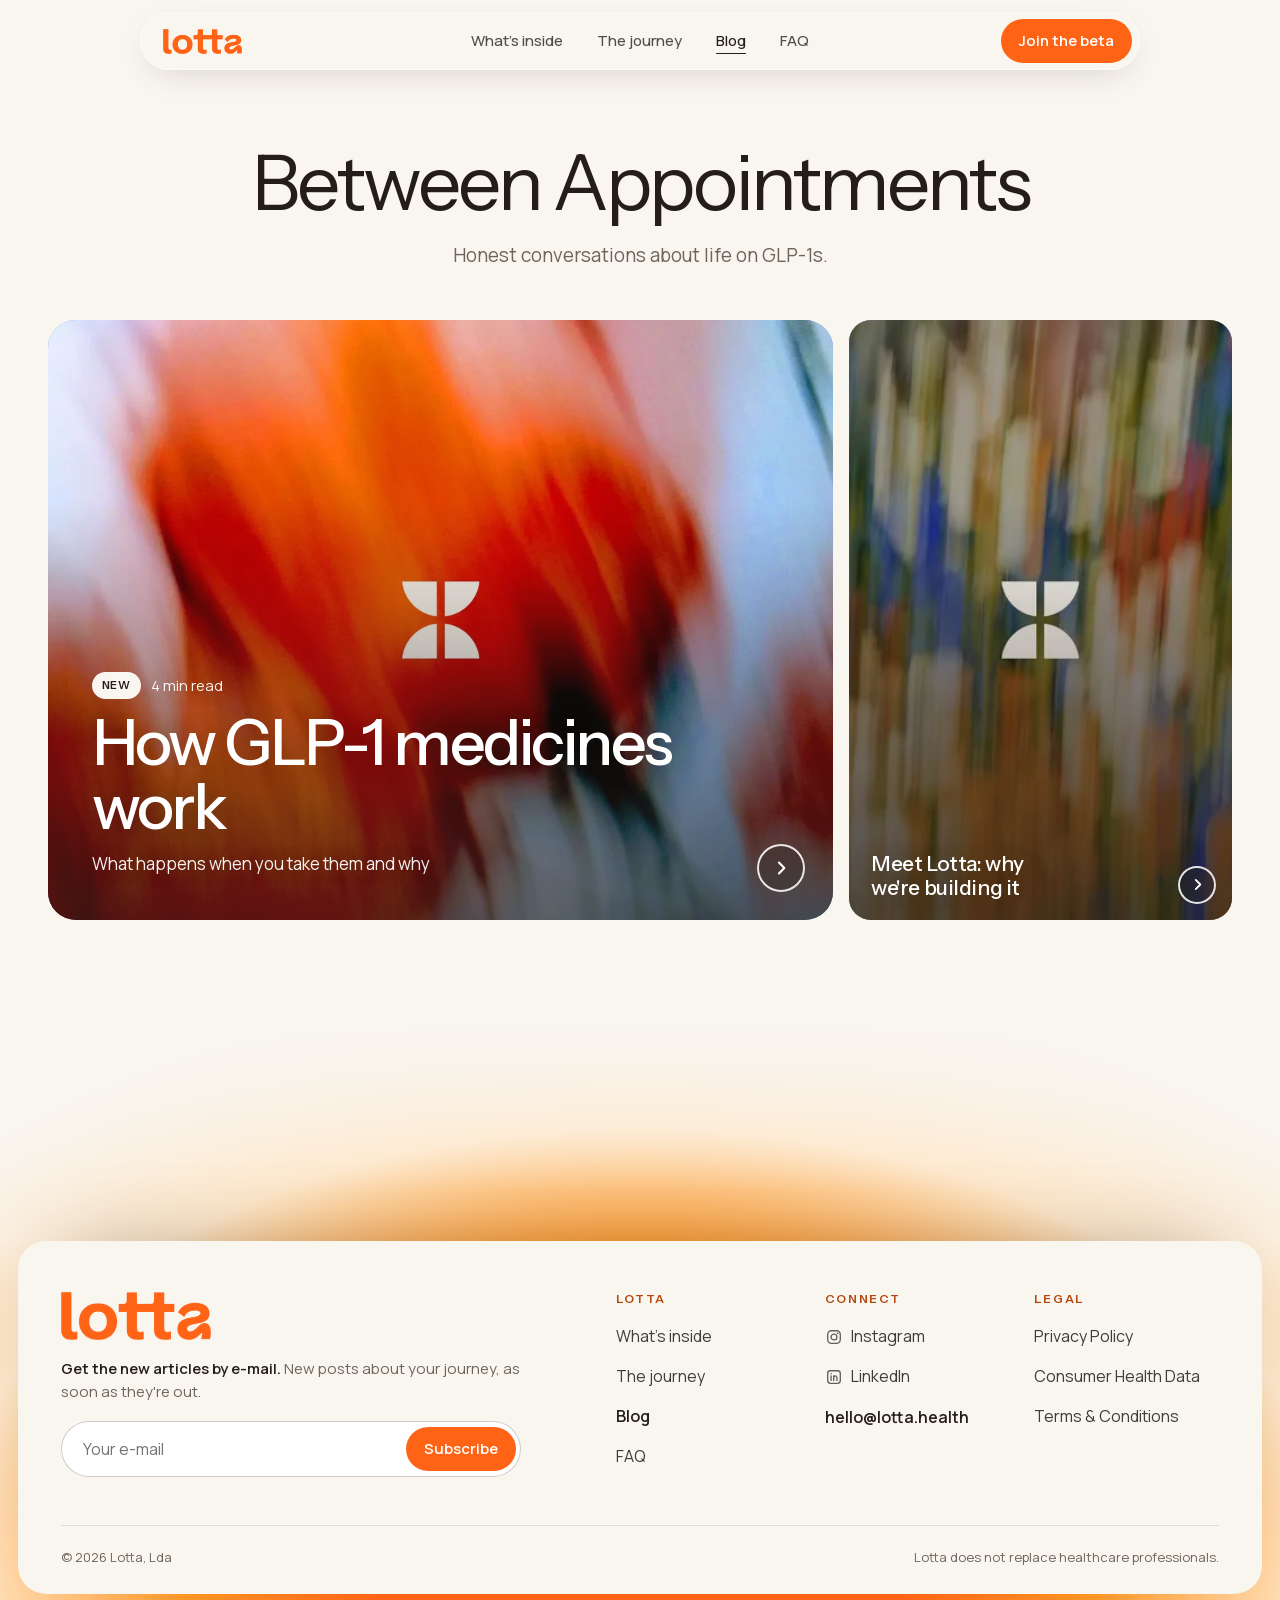
<file: blog/index.html>
<!doctype html>
<html lang="en">
<head>
<meta charset="utf-8">
<meta name="viewport" content="width=device-width, initial-scale=1, viewport-fit=cover">
<title>Blog · Between Appointments · Lotta</title>
<meta name="description" content="Honest conversations about life on GLP-1s, from Lotta.">
<link rel="canonical" href="https://www.lotta.health/blog/">
<meta name="robots" content="max-image-preview:large">
<meta property="og:site_name" content="Lotta">
<meta property="og:type" content="website">
<meta property="og:title" content="Blog · Between Appointments">
<meta property="og:description" content="Honest conversations about life on GLP-1s, from Lotta.">
<meta property="og:url" content="https://www.lotta.health/blog/">
<meta property="og:image" content="https://www.lotta.health/assets/blog/how-glp-1-medicines-work.jpg">
<meta name="twitter:card" content="summary_large_image">
<link rel="icon" href="../favicon.ico" sizes="48x48">
<link rel="icon" href="../favicon-96.png" type="image/png" sizes="96x96">
<link rel="icon" href="../favicon.svg" type="image/svg+xml">
<link rel="apple-touch-icon" href="../apple-touch-icon.png">
<link rel="alternate" type="application/rss+xml" title="Between Appointments, the Lotta blog" href="rss.xml">
<meta name="theme-color" content="#F9F5EF">
<link rel="preload" href="../assets/fonts/instrument-sans-latin.woff2" as="font" type="font/woff2" crossorigin>
<link rel="preload" href="../assets/fonts/manrope-latin.woff2" as="font" type="font/woff2" crossorigin>
<link rel="stylesheet" href="../pages.css">
<script type="application/ld+json">{"@context":"https://schema.org","@type":"Blog","@id":"https://www.lotta.health/blog/#blog","name":"Between Appointments","description":"Honest conversations about life on GLP-1s, from Lotta.","url":"https://www.lotta.health/blog/","inLanguage":"en","publisher":{"@type":"Organization","@id":"https://www.lotta.health/#organization","name":"Lotta","url":"https://www.lotta.health/","logo":{"@type":"ImageObject","url":"https://www.lotta.health/assets/lotta-logo.png","width":2400,"height":761}},"isPartOf":{"@id":"https://www.lotta.health/#website"},"blogPost":[{"@type":"BlogPosting","headline":"How GLP-1 medicines work","url":"https://www.lotta.health/blog/how-glp-1-medicines-work/","datePublished":"2026-10-28T12:30:00.000+00:00","dateModified":"2026-10-29T11:31:32.000+00:00"},{"@type":"BlogPosting","headline":"Meet Lotta: why we're building it","url":"https://www.lotta.health/blog/meet-lotta-why-were-building-it/","datePublished":"2026-10-05T18:35:35.000+01:00","dateModified":"2026-10-06T11:48:28.000+01:00"}]}</script>
<script>
  /* A page opened by a link starts at its top, whatever the browser carried over from the page before; Back, Forward and reload keep their place. */
  (function () { try { var n = performance.getEntriesByType('navigation')[0]; if (!location.hash && (!n || n.type === 'navigate')) { var top = function () { window.scrollTo({ top: 0, left: 0, behavior: 'instant' }); }; top(); document.addEventListener('DOMContentLoaded', top); window.addEventListener('pageshow', function (e) { if (!e.persisted) top(); }); } } catch (e) {} })();
  /* viewer message: highlight placeholder words (same switch as the home page) */
  window.addEventListener('message', function (e) { if (e.data && e.data.type === 'lotta-ph') document.documentElement.classList.toggle('show-ph', !!e.data.on); });
</script>
</head>
<body>
<a class="skip" href="#main">Skip to content</a>
<header class="nav">
  <div class="nav-in">
    <a class="nav-logo" href="/"><span class="logo" role="img" aria-label="Lotta, home"></span></a>
    <nav class="nav-links" aria-label="Main">
      <a href="/#inside">What's inside</a>
      <a href="/#journey">The journey</a>
      <a href="../blog/" aria-current="page">Blog</a>
      <a href="/#faq">FAQ</a>
    </nav>
    <div class="nav-cta">
      <a class="btn btn-primary btn-sm" href="/#join-beta">Join the beta</a>
      <button class="nav-menu" type="button" aria-expanded="false" aria-controls="sheet" aria-label="Menu"><i></i><i></i></button>
    </div>
  </div>
</header>
<!-- sheet -->
<div class="sheet" id="sheet" role="dialog" aria-modal="true" aria-label="Menu" hidden>
  <div class="sheet-top">
    <a class="nav-logo" href="/"><span class="logo" role="img" aria-label="Lotta, home"></span></a>
    <button class="sheet-close" type="button" aria-label="Close menu"></button>
  </div>
  <nav class="sheet-links" aria-label="Main">
    <a href="/#inside">What's inside<svg viewBox="0 0 24 24" aria-hidden="true"><path d="M4.5 12h15M13.5 6l6 6-6 6" fill="none" stroke="currentColor" stroke-width="2" stroke-linecap="round" stroke-linejoin="round"/></svg></a>
    <a href="/#journey">The journey<svg viewBox="0 0 24 24" aria-hidden="true"><path d="M4.5 12h15M13.5 6l6 6-6 6" fill="none" stroke="currentColor" stroke-width="2" stroke-linecap="round" stroke-linejoin="round"/></svg></a>
    <a href="../blog/" aria-current="page">Blog<svg viewBox="0 0 24 24" aria-hidden="true"><path d="M4.5 12h15M13.5 6l6 6-6 6" fill="none" stroke="currentColor" stroke-width="2" stroke-linecap="round" stroke-linejoin="round"/></svg></a>
    <a href="/#faq">FAQ<svg viewBox="0 0 24 24" aria-hidden="true"><path d="M4.5 12h15M13.5 6l6 6-6 6" fill="none" stroke="currentColor" stroke-width="2" stroke-linecap="round" stroke-linejoin="round"/></svg></a>
  </nav>
  <a class="btn btn-primary" href="/#join-beta">Join the beta</a>
</div>
<script>
  /* The phone menu: opens over the page, keeps the keyboard inside it, closes with its button, with Escape, or when a link is chosen. */
  (function () {
    var d = document, sheet = d.getElementById('sheet'), btn = d.querySelector('.nav-menu'); if (!sheet || !btn) return;
    var close = sheet.querySelector('.sheet-close');
    function behind() { return [].slice.call(d.querySelectorAll('header.nav, main, footer.foot')); }
    function open() { sheet.hidden = false; btn.setAttribute('aria-expanded', 'true'); behind().forEach(function (e) { e.setAttribute('inert', ''); }); d.documentElement.style.overflow = 'hidden'; close.focus(); }
    function shut(back) { if (sheet.hidden) return; sheet.hidden = true; btn.setAttribute('aria-expanded', 'false'); behind().forEach(function (e) { e.removeAttribute('inert'); }); d.documentElement.style.overflow = ''; if (back) btn.focus(); }
    btn.addEventListener('click', open);
    close.addEventListener('click', function () { shut(true); });
    sheet.addEventListener('click', function (e) { if (e.target.closest && e.target.closest('a')) shut(false); });
    d.addEventListener('keydown', function (e) {
      if (sheet.hidden) return;
      if (e.key === 'Escape') { shut(true); return; }
      if (e.key === 'Tab') {
        var f = [].slice.call(sheet.querySelectorAll('a, button')), first = f[0], last = f[f.length - 1];
        if (e.shiftKey && d.activeElement === first) { e.preventDefault(); last.focus(); }
        else if (!e.shiftKey && d.activeElement === last) { e.preventDefault(); first.focus(); }
      }
    });
    window.addEventListener('resize', function () { if (window.innerWidth >= 900) shut(false); });
  })();
</script>
<!-- /sheet -->

<main id="main">
  <div class="page blog">
    <div class="wrap">
      <header class="bl-head">
        <h1 class="bl-title">Between Appointments</h1>
        <p class="bl-sub">Honest conversations about life on <span class="nw">GLP-1s</span>.</p>
      </header>
      <div class="bl-main" id="bl-main"><div class="bl-mosaic"><article class="bl-ph bl-cover"><img class="bl-img" src="../assets/blog/how-glp-1-medicines-work.jpg" srcset="../assets/blog/how-glp-1-medicines-work-800.webp 800w, ../assets/blog/how-glp-1-medicines-work-1200.webp 1200w, ../assets/blog/how-glp-1-medicines-work-1600.webp 1600w, ../assets/blog/how-glp-1-medicines-work-max.webp 2000w" sizes="(max-width:560px) 810px, (min-width:1000px) 66vw, 100vw" alt="" fetchpriority="high" decoding="async"><div class="bl-in"><p class="bl-meta"><span class="bl-new">New</span>4 min read</p><h2 class="bl-t"><a class="bl-go" href="how-glp-1-medicines-work/">How <span class="nw">GLP-1</span> medicines work</a></h2><p class="bl-hook">What happens when you take them and why</p></div><span class="bl-arrow" aria-hidden="true"><svg viewBox="0 0 24 24"><path d="M9.5 5.5 16 12l-6.5 6.5" fill="none" stroke="currentColor" stroke-width="2.5" stroke-linecap="round" stroke-linejoin="round"/></svg></span></article><div class="bl-tiles"><article class="bl-ph bl-tile"><img class="bl-img" src="../assets/blog/meet-lotta-why-were-building-it.jpg" srcset="../assets/blog/meet-lotta-why-were-building-it-800.webp 800w, ../assets/blog/meet-lotta-why-were-building-it-1200.webp 1200w, ../assets/blog/meet-lotta-why-were-building-it-1600.webp 1600w, ../assets/blog/meet-lotta-why-were-building-it-max.webp 2000w" sizes="(min-width:1000px) 33vw, 100vw" alt="" loading="lazy" decoding="async"><div class="bl-in"><h3 class="bl-t"><a class="bl-go" href="meet-lotta-why-were-building-it/">Meet Lotta: why we're building it</a></h3></div><span class="bl-arrow" aria-hidden="true"><svg viewBox="0 0 24 24"><path d="M9.5 5.5 16 12l-6.5 6.5" fill="none" stroke="currentColor" stroke-width="2.5" stroke-linecap="round" stroke-linejoin="round"/></svg></span></article></div></div></div>
    </div>
  </div>
</main>

<footer class="foot">
  <div class="foot-card">
    <div class="foot-top">
      <div class="foot-brand">
        <a class="foot-logo" href="/" aria-label="Lotta, home"><span class="logo" role="img" aria-hidden="true"></span></a>
        <p class="foot-say"><label for="fn-email"><b>Get the new articles by e-mail.</b></label> New posts about your journey, as soon as they're out.</p>
        <form class="foot-nl" id="fn-form" novalidate onsubmit="return false">
          <input id="fn-email" name="email" type="email" autocomplete="email" inputmode="email" placeholder="Your e-mail" required aria-describedby="fn-err">
          <button class="btn btn-primary btn-sm" type="submit">Subscribe</button>
        </form>
        <p class="foot-err" id="fn-err" role="alert" hidden>Please enter a valid e-mail address.</p>
        <p class="foot-err" id="fn-fail" role="alert" hidden><span class="ph">That didn't go through. Please try again, or write to hello@lotta.health.</span></p>
        <p class="foot-thanks" id="fn-thanks" tabindex="-1" hidden><span class="ok" aria-hidden="true"><svg viewBox="0 0 24 24"><path d="m5 12.6 4.4 4.4L19 7.4" fill="none" stroke="currentColor" stroke-width="2.2" stroke-linecap="round" stroke-linejoin="round"/></svg></span>Thank you. We've sent you a welcome e-mail.</p>
      </div>
      <div class="foot-cols">
        <div class="foot-col">
          <h2 class="foot-lab">Lotta</h2>
          <ul class="foot-links">
            <li><a href="/#inside"><span>What's inside</span></a></li>
            <li><a href="/#journey"><span>The journey</span></a></li>
            <li><a href="../blog/" aria-current="page"><span>Blog</span></a></li>
            <li><a href="/#faq"><span>FAQ</span></a></li>
          </ul>
        </div>
        <div class="foot-col">
          <h2 class="foot-lab">Connect</h2>
          <ul class="foot-links">
            <li><a href="https://www.instagram.com/joinlotta/" target="_blank" rel="noopener"><svg viewBox="0 0 24 24" aria-hidden="true"><rect x="3.6" y="3.6" width="16.8" height="16.8" rx="5" fill="none" stroke="currentColor" stroke-width="1.8"/><circle cx="12" cy="12" r="3.9" fill="none" stroke="currentColor" stroke-width="1.8"/><circle cx="17" cy="7" r="1.15" fill="currentColor"/></svg><span>Instagram</span></a></li>
            <li><a href="https://www.linkedin.com/company/lotta-health" target="_blank" rel="noopener"><svg viewBox="0 0 24 24" aria-hidden="true"><rect x="3.6" y="3.6" width="16.8" height="16.8" rx="3.6" fill="none" stroke="currentColor" stroke-width="1.8"/><path d="M8.1 10.6v5.9M11.6 16.5v-5.9M11.6 13.4c0-1.7.9-2.9 2.3-2.9 1.3 0 2 .95 2 2.6v3.4" fill="none" stroke="currentColor" stroke-width="1.8" stroke-linecap="round" stroke-linejoin="round"/><circle cx="8.1" cy="7.7" r="1.05" fill="currentColor"/></svg><span>LinkedIn</span></a></li>
            <li><p class="foot-mail"><a href="mailto:hello@lotta.health">hello@lotta.health</a></p></li>
          </ul>
        </div>
        <div class="foot-col">
          <h2 class="foot-lab">Legal</h2>
          <ul class="foot-links">
            <li><a href="../legal.html#privacy"><span>Privacy Policy</span></a></li>
            <li><a href="../legal.html#consumer-health-data"><span>Consumer Health Data</span></a></li>
            <li><a href="../legal.html#terms"><span>Terms &amp; Conditions</span></a></li>
          </ul>
        </div>
      </div>
    </div>
    <div class="foot-base"><p>© 2026 Lotta, Lda</p><p>Lotta does not replace healthcare professionals.</p></div>
  </div>
  <script>
    /* The footer's newsletter box: check the address, hand it to site.js, and say thank you once it has really left
       (window.lottaDeliver, in site.js, waits for the answer). If it cannot be sent, the box stays and a line says so. */
    (function () {
      var f = document.getElementById('fn-form'); if (!f) return;
      var i = document.getElementById('fn-email'), err = document.getElementById('fn-err'), fail = document.getElementById('fn-fail'), th = document.getElementById('fn-thanks');
      var OK = /^[^\s@]+@[^\s@]+\.[^\s@]{2,}$/;
      function bad(on) { err.hidden = !on; f.classList.toggle('is-bad', on); if (on) i.setAttribute('aria-invalid', 'true'); else i.removeAttribute('aria-invalid'); }
      f.addEventListener('submit', function (e) {
        e.preventDefault();
        var v = i.value.trim();
        if (!OK.test(v)) { bad(true); i.focus(); return; }
        bad(false); fail.hidden = true;
        if (!window.lottaDeliver) { fail.hidden = false; return; }
        window.lottaDeliver('newsletter', { email: v }, f.querySelector('button'), function (sent) {
          if (sent) { f.hidden = true; th.hidden = false; th.focus({ preventScroll: true }); }
          else fail.hidden = false;
        });
      });
      i.addEventListener('input', function () { if (!err.hidden && OK.test(i.value.trim())) bad(false); });
    })();
  </script>
</footer>

<script src="../site.js" defer></script>
<script type="application/json" id="bl-data">[{"slug":"how-glp-1-medicines-work","title":"How GLP-1 medicines work","excerpt":"What happens when you take them and why","tag":"","tags":[],"date":"Oct 28, 2026","read":"4 min read","isNew":true,"img":"../assets/blog/how-glp-1-medicines-work.jpg","srcset":"../assets/blog/how-glp-1-medicines-work-800.webp 800w, ../assets/blog/how-glp-1-medicines-work-1200.webp 1200w, ../assets/blog/how-glp-1-medicines-work-1600.webp 1600w, ../assets/blog/how-glp-1-medicines-work-max.webp 2000w","ar":1.5,"pos":"","href":"how-glp-1-medicines-work/"},{"slug":"meet-lotta-why-were-building-it","title":"Meet Lotta: why we're building it","excerpt":"","tag":"","tags":[],"date":"Oct 5, 2026","read":"2 min read","isNew":true,"img":"../assets/blog/meet-lotta-why-were-building-it.jpg","srcset":"../assets/blog/meet-lotta-why-were-building-it-800.webp 800w, ../assets/blog/meet-lotta-why-were-building-it-1200.webp 1200w, ../assets/blog/meet-lotta-why-were-building-it-1600.webp 1600w, ../assets/blog/meet-lotta-why-were-building-it-max.webp 2000w","ar":1.5,"pos":"","href":"meet-lotta-why-were-building-it/"}]</script>
<script src="../blog.js" defer></script>

</body>
</html>
</file>
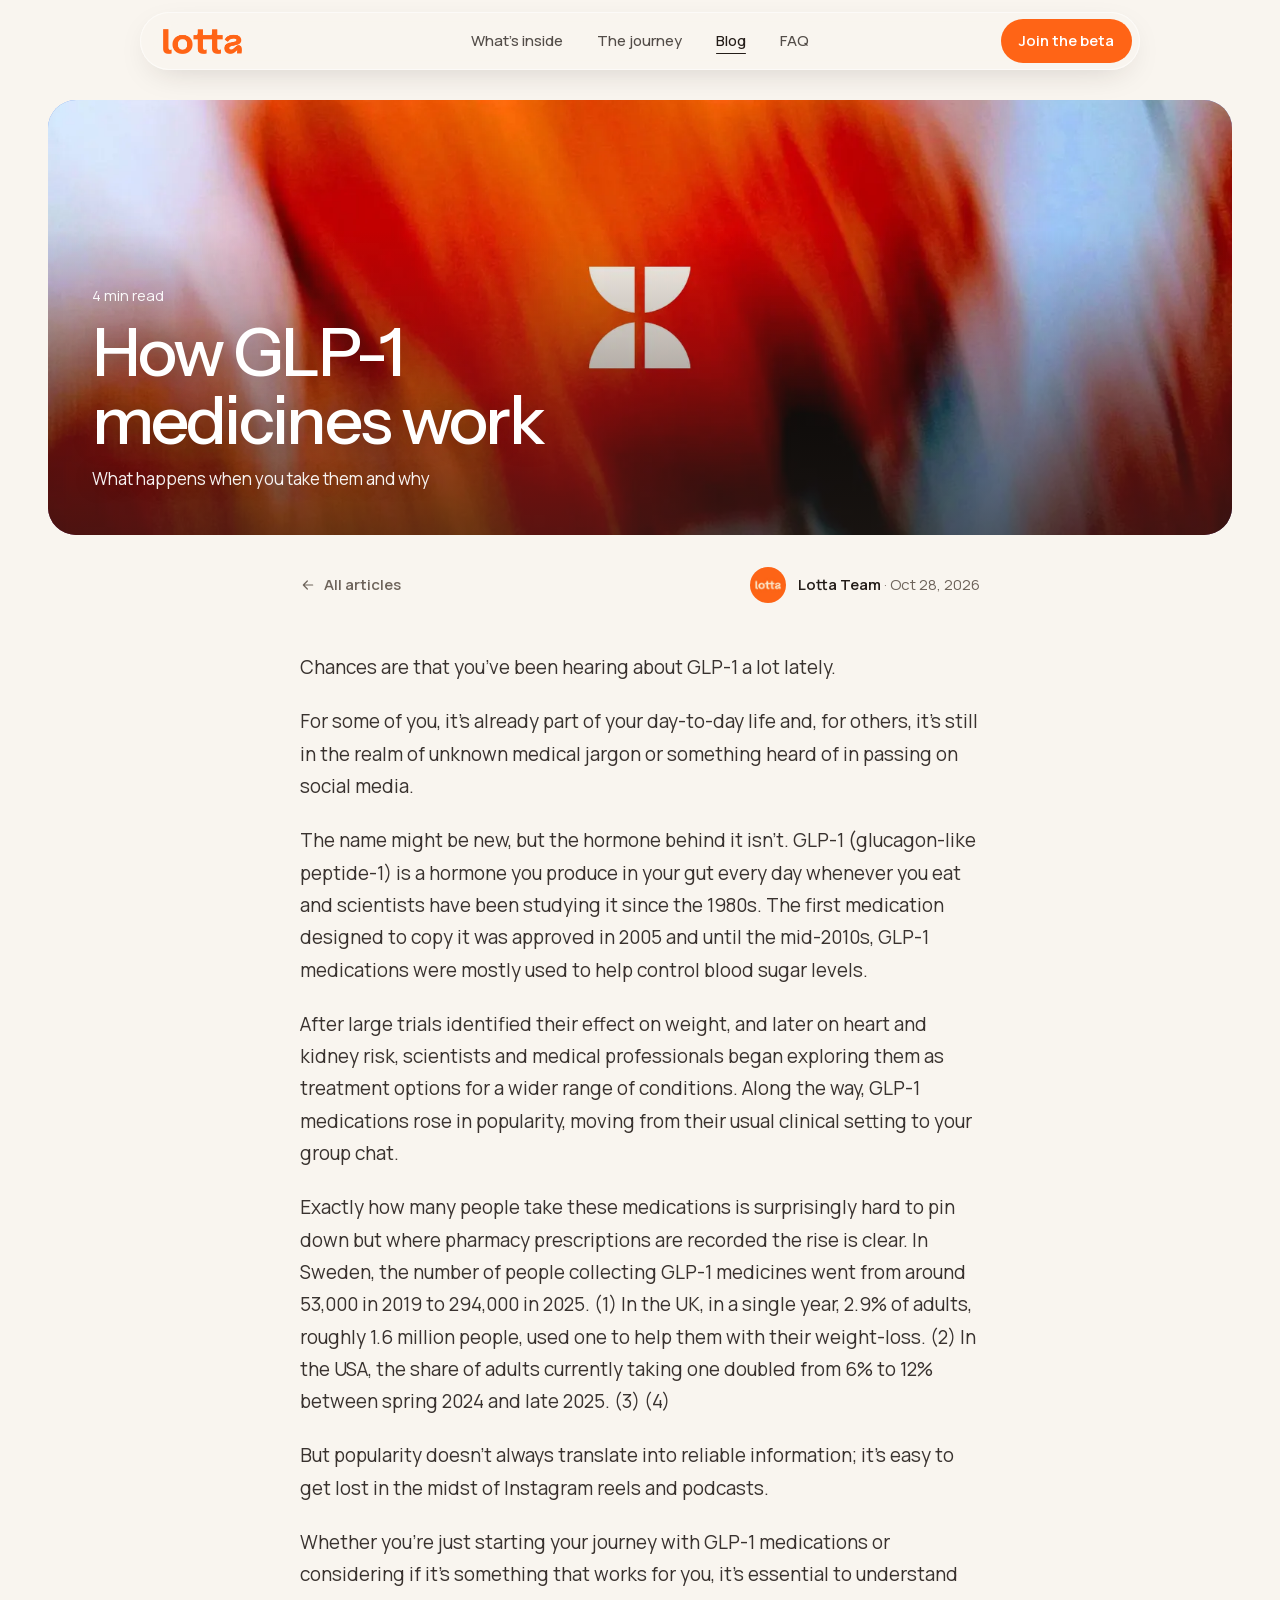
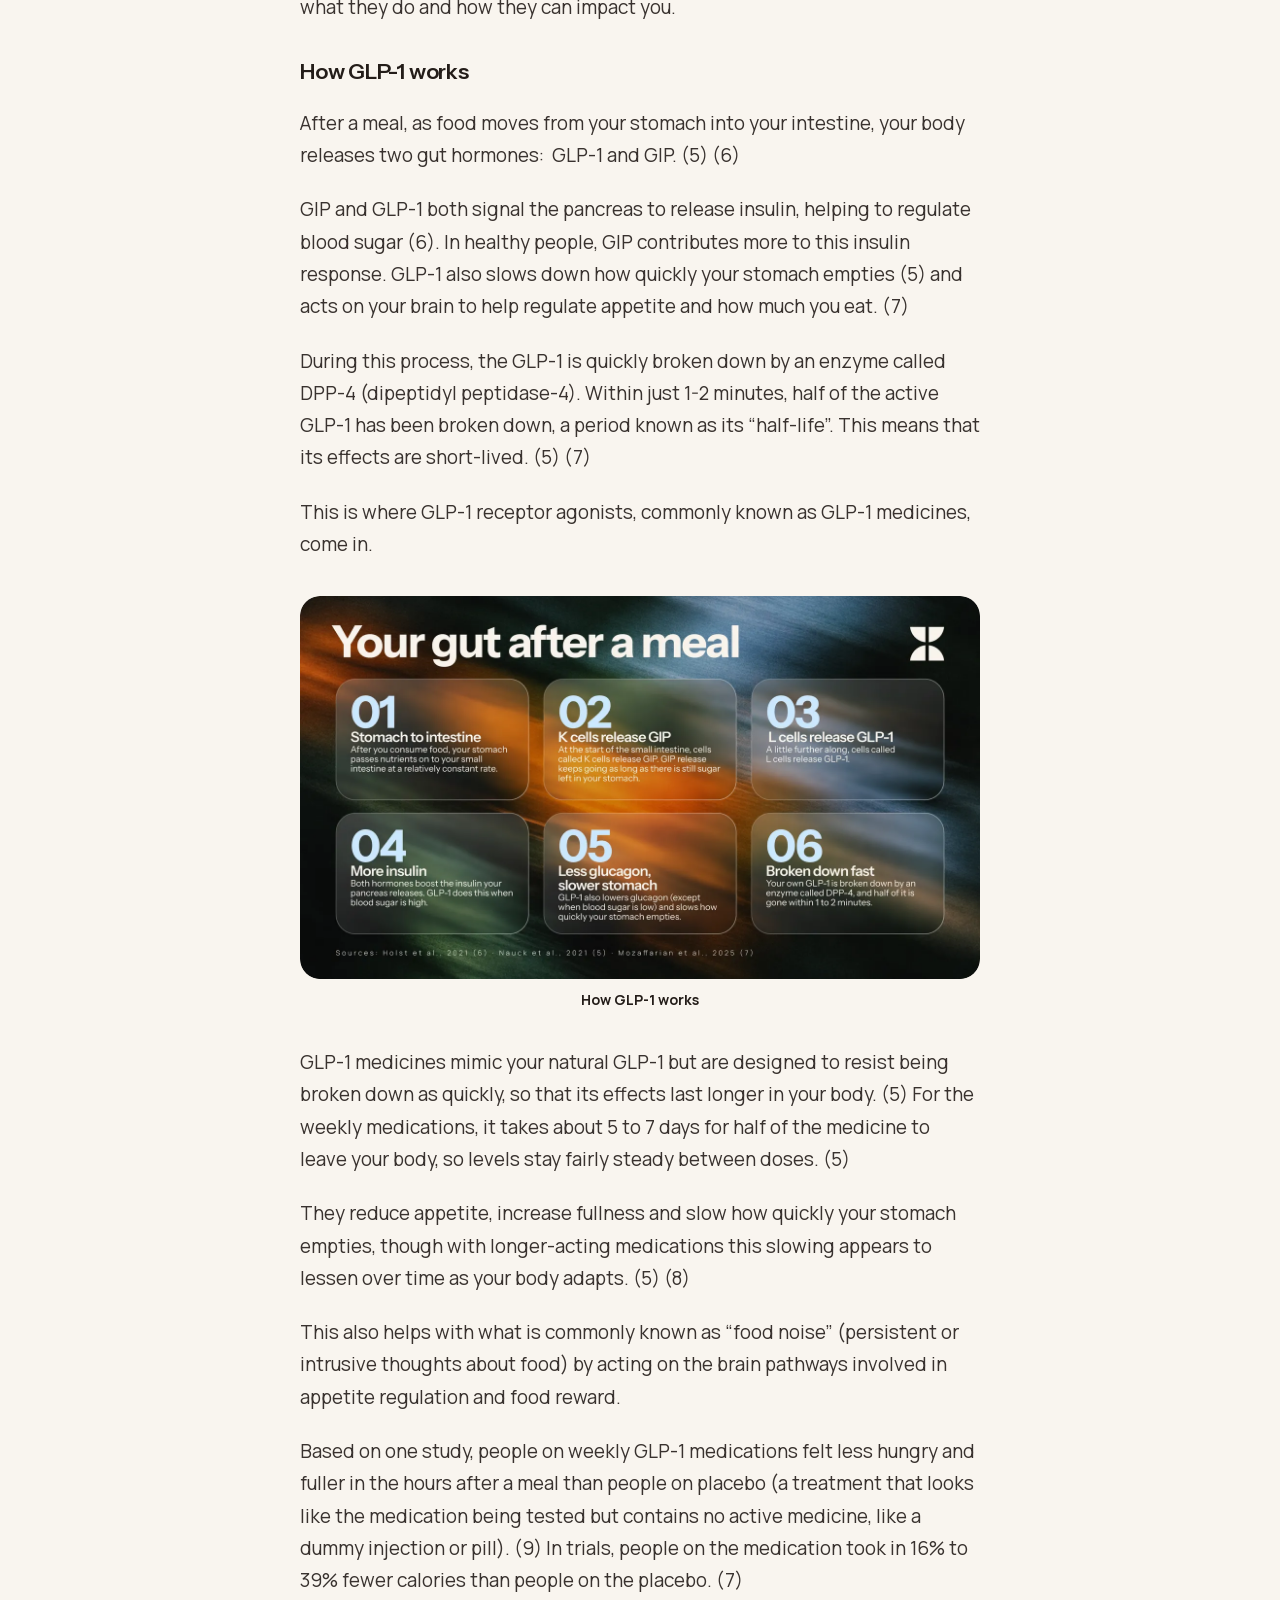
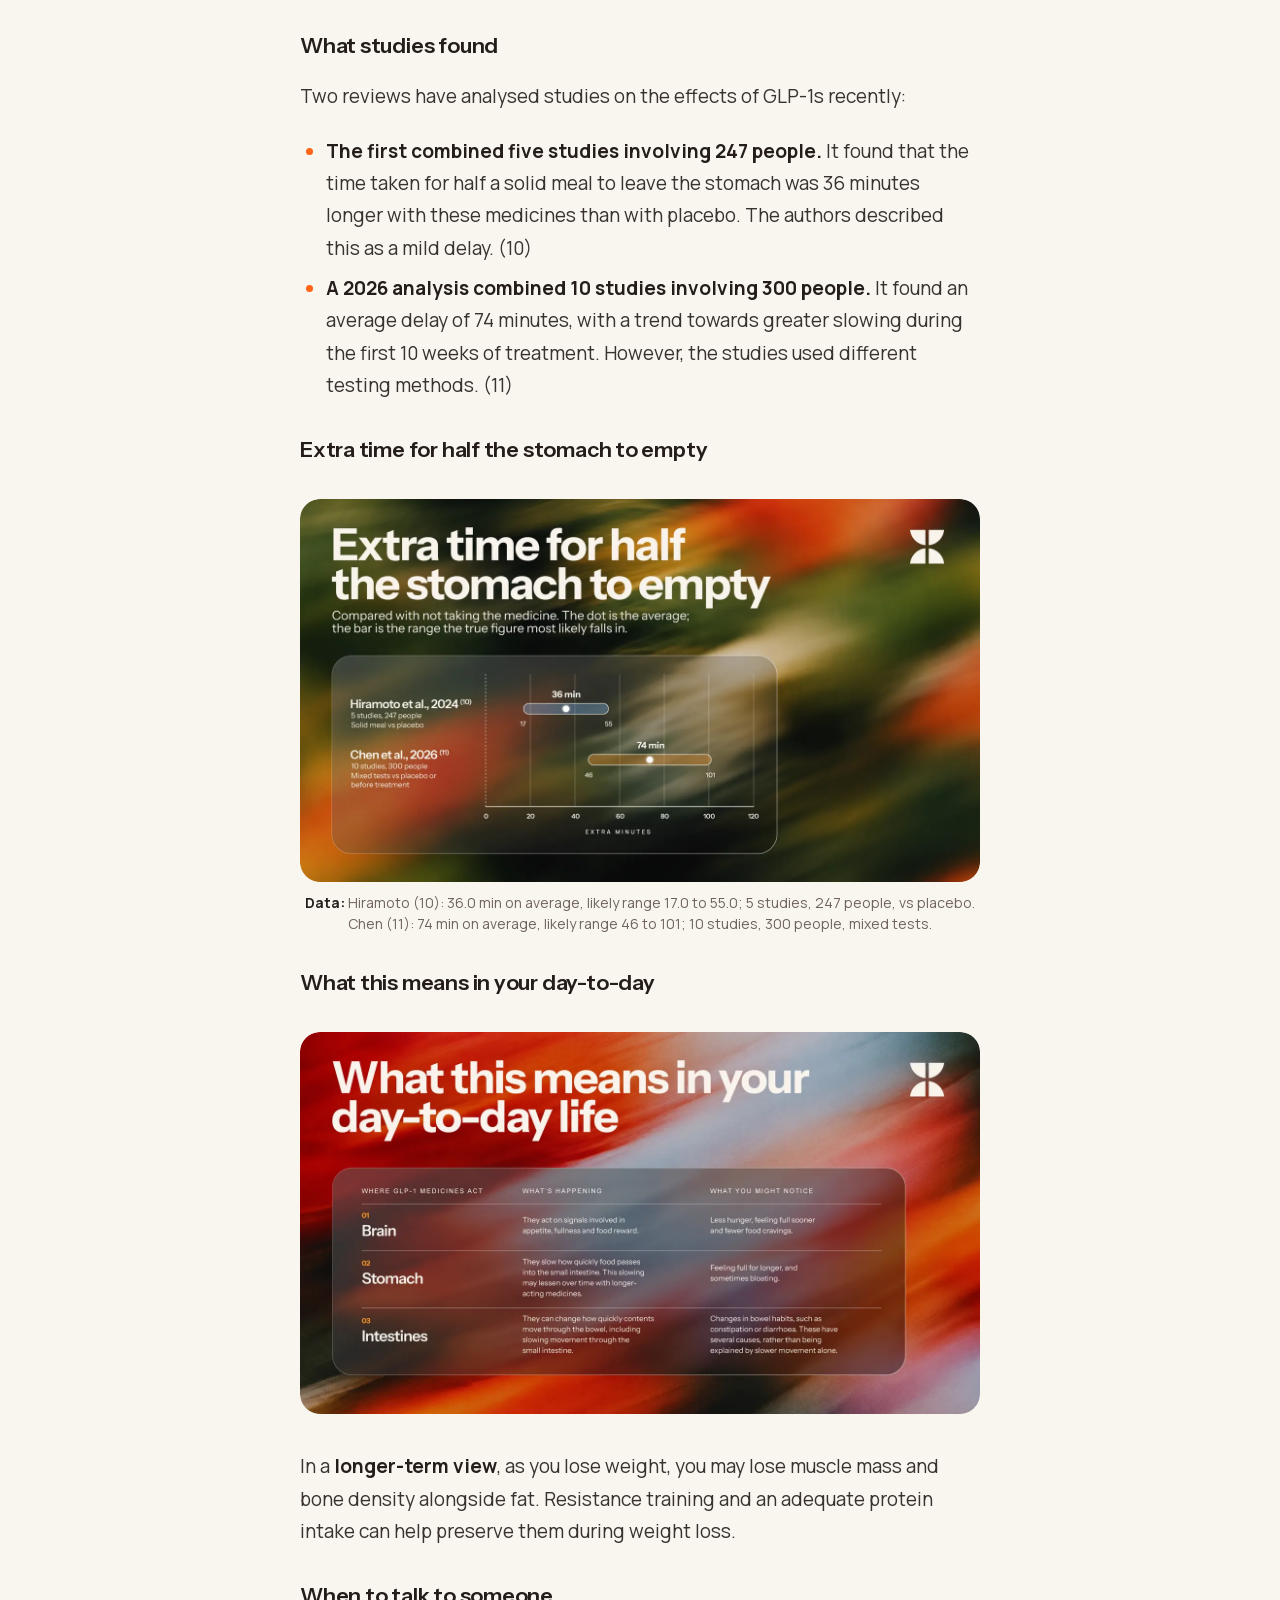
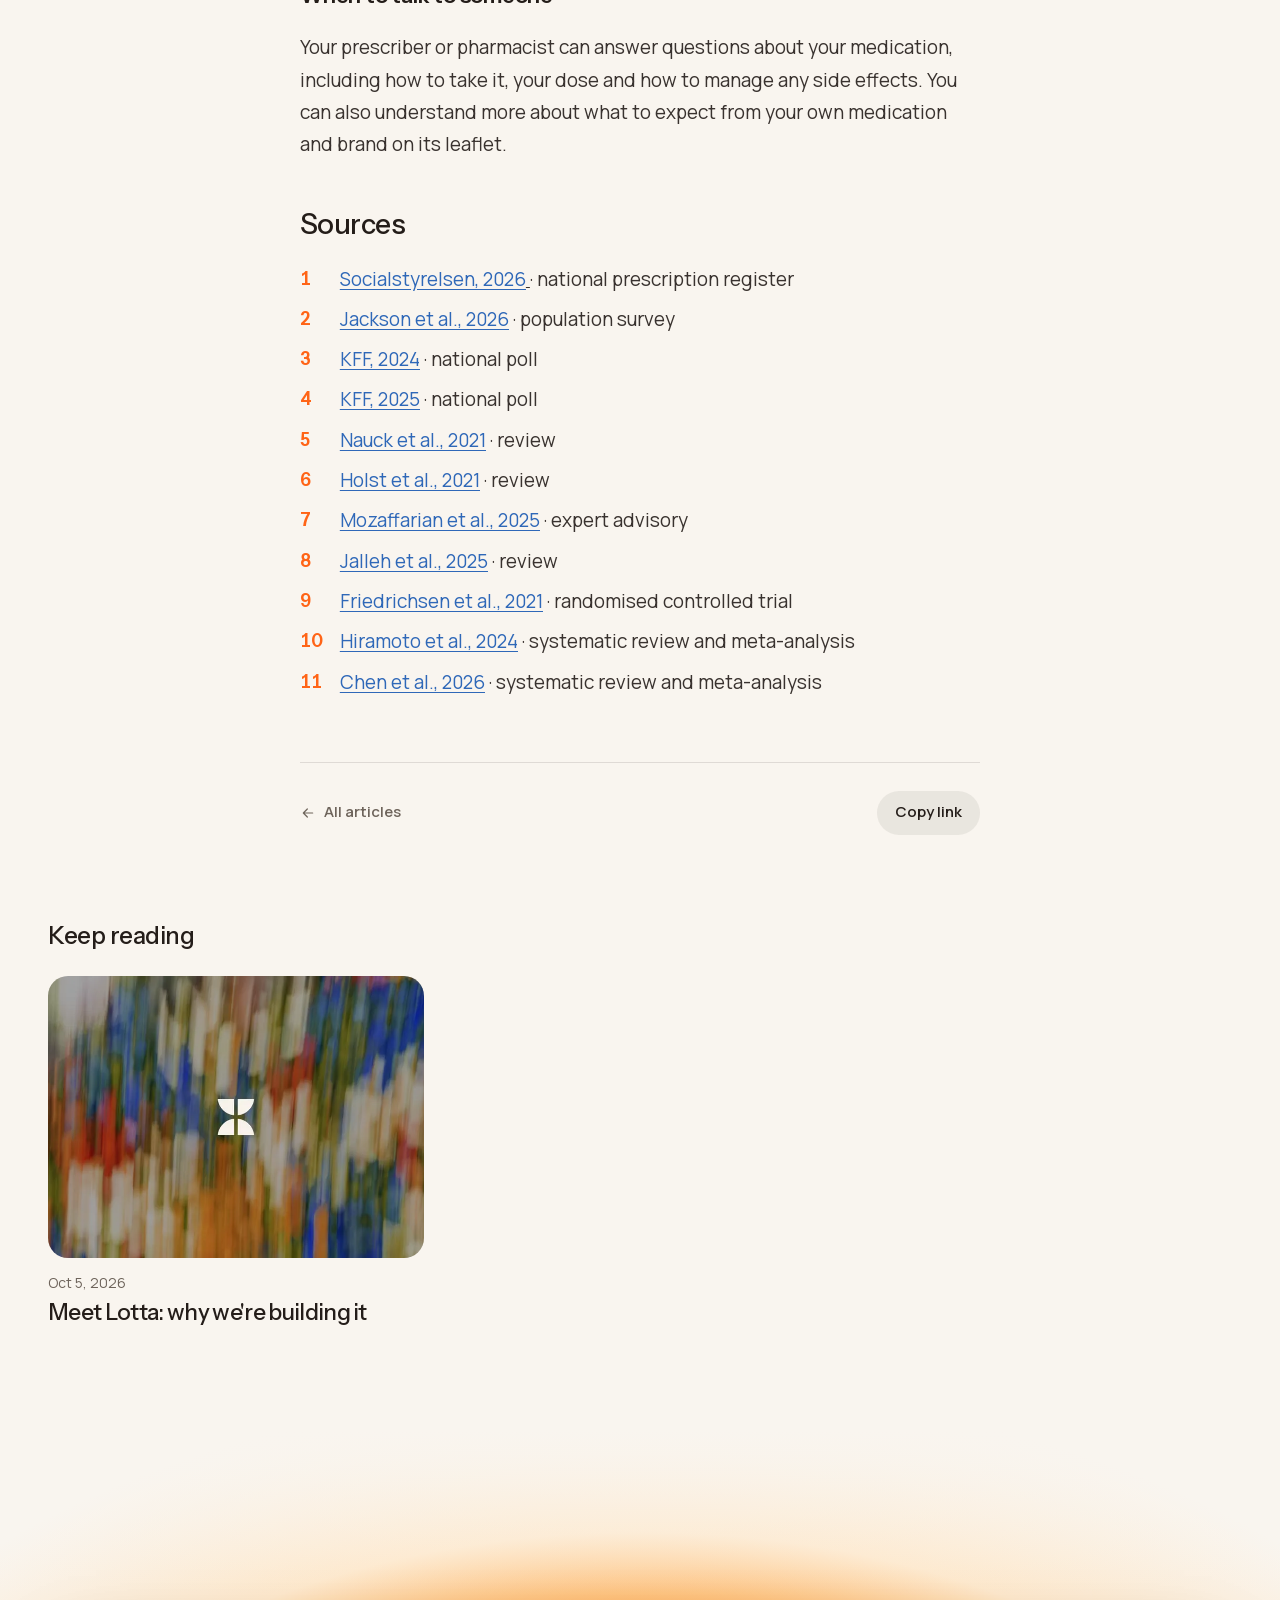
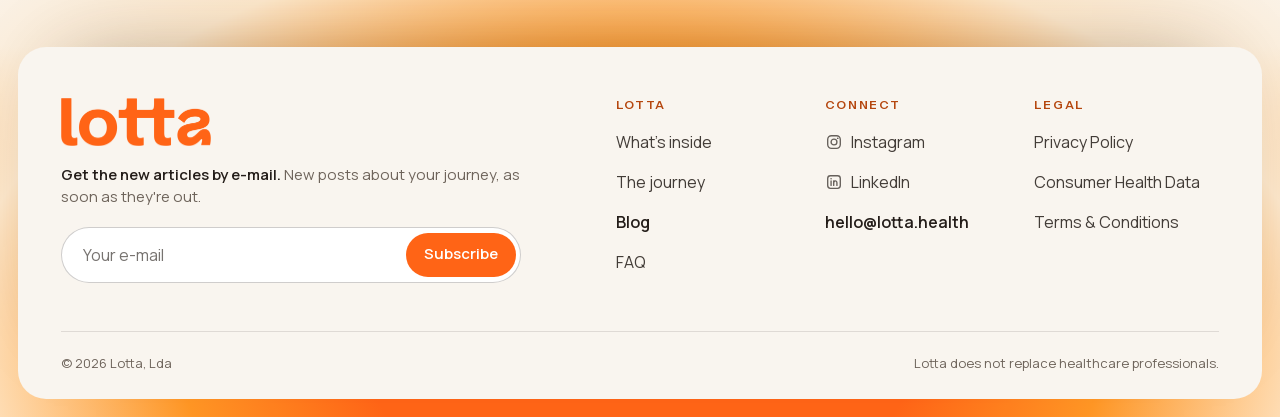
<file: blog/how-glp-1-medicines-work/index.html>
<!doctype html>
<html lang="en">
<head>
<meta charset="utf-8">
<meta name="viewport" content="width=device-width, initial-scale=1, viewport-fit=cover">
<title>How GLP-1 medicines work · Lotta</title>
<meta name="description" content="What happens when you take them and why">
<link rel="canonical" href="https://www.lotta.health/blog/how-glp-1-medicines-work/">
<meta name="robots" content="max-image-preview:large">
<meta property="og:site_name" content="Lotta">
<meta property="og:type" content="article">
<meta property="og:title" content="How GLP-1 medicines work">
<meta property="og:description" content="What happens when you take them and why">
<meta property="og:url" content="https://www.lotta.health/blog/how-glp-1-medicines-work/">
<meta property="og:image" content="https://www.lotta.health/assets/blog/how-glp-1-medicines-work.jpg">
<meta name="twitter:card" content="summary_large_image">
<meta property="article:published_time" content="2026-10-28T12:30:00.000+00:00">
<meta property="article:modified_time" content="2026-10-29T11:31:32.000+00:00">
<link rel="icon" href="../../favicon.ico" sizes="48x48">
<link rel="icon" href="../../favicon-96.png" type="image/png" sizes="96x96">
<link rel="icon" href="../../favicon.svg" type="image/svg+xml">
<link rel="apple-touch-icon" href="../../apple-touch-icon.png">
<link rel="alternate" type="application/rss+xml" title="Between Appointments, the Lotta blog" href="../rss.xml">
<meta name="theme-color" content="#F9F5EF">
<link rel="preload" href="../../assets/fonts/instrument-sans-latin.woff2" as="font" type="font/woff2" crossorigin>
<link rel="preload" href="../../assets/fonts/manrope-latin.woff2" as="font" type="font/woff2" crossorigin>
<link rel="stylesheet" href="../../pages.css">
<script type="application/ld+json">{"@context":"https://schema.org","@graph":[{"@type":"BlogPosting","@id":"https://www.lotta.health/blog/how-glp-1-medicines-work/#article","headline":"How GLP-1 medicines work","description":"What happens when you take them and why","image":["https://www.lotta.health/assets/blog/how-glp-1-medicines-work.jpg"],"datePublished":"2026-10-28T12:30:00.000+00:00","dateModified":"2026-10-29T11:31:32.000+00:00","author":{"@type":"Organization","@id":"https://www.lotta.health/#organization","name":"Lotta","url":"https://www.lotta.health/"},"publisher":{"@type":"Organization","@id":"https://www.lotta.health/#organization","name":"Lotta","url":"https://www.lotta.health/","logo":{"@type":"ImageObject","url":"https://www.lotta.health/assets/lotta-logo.png","width":2400,"height":761}},"mainEntityOfPage":{"@type":"WebPage","@id":"https://www.lotta.health/blog/how-glp-1-medicines-work/"},"url":"https://www.lotta.health/blog/how-glp-1-medicines-work/","inLanguage":"en","wordCount":907,"isPartOf":{"@type":"Blog","@id":"https://www.lotta.health/blog/#blog","name":"Between Appointments","url":"https://www.lotta.health/blog/"}},{"@type":"BreadcrumbList","itemListElement":[{"@type":"ListItem","position":1,"name":"Lotta","item":"https://www.lotta.health/"},{"@type":"ListItem","position":2,"name":"Between Appointments","item":"https://www.lotta.health/blog/"},{"@type":"ListItem","position":3,"name":"How GLP-1 medicines work","item":"https://www.lotta.health/blog/how-glp-1-medicines-work/"}]}]}</script>
<script>
  /* A page opened by a link starts at its top, whatever the browser carried over from the page before; Back, Forward and reload keep their place. */
  (function () { try { var n = performance.getEntriesByType('navigation')[0]; if (!location.hash && (!n || n.type === 'navigate')) { var top = function () { window.scrollTo({ top: 0, left: 0, behavior: 'instant' }); }; top(); document.addEventListener('DOMContentLoaded', top); window.addEventListener('pageshow', function (e) { if (!e.persisted) top(); }); } } catch (e) {} })();
  /* viewer message: highlight placeholder words (same switch as the home page) */
  window.addEventListener('message', function (e) { if (e.data && e.data.type === 'lotta-ph') document.documentElement.classList.toggle('show-ph', !!e.data.on); });
</script>
</head>
<body>
<a class="skip" href="#main">Skip to content</a>
<header class="nav">
  <div class="nav-in">
    <a class="nav-logo" href="/"><span class="logo" role="img" aria-label="Lotta, home"></span></a>
    <nav class="nav-links" aria-label="Main">
      <a href="/#inside">What's inside</a>
      <a href="/#journey">The journey</a>
      <a href="../../blog/" aria-current="page">Blog</a>
      <a href="/#faq">FAQ</a>
    </nav>
    <div class="nav-cta">
      <a class="btn btn-primary btn-sm" href="/#join-beta">Join the beta</a>
      <button class="nav-menu" type="button" aria-expanded="false" aria-controls="sheet" aria-label="Menu"><i></i><i></i></button>
    </div>
  </div>
</header>
<!-- sheet -->
<div class="sheet" id="sheet" role="dialog" aria-modal="true" aria-label="Menu" hidden>
  <div class="sheet-top">
    <a class="nav-logo" href="/"><span class="logo" role="img" aria-label="Lotta, home"></span></a>
    <button class="sheet-close" type="button" aria-label="Close menu"></button>
  </div>
  <nav class="sheet-links" aria-label="Main">
    <a href="/#inside">What's inside<svg viewBox="0 0 24 24" aria-hidden="true"><path d="M4.5 12h15M13.5 6l6 6-6 6" fill="none" stroke="currentColor" stroke-width="2" stroke-linecap="round" stroke-linejoin="round"/></svg></a>
    <a href="/#journey">The journey<svg viewBox="0 0 24 24" aria-hidden="true"><path d="M4.5 12h15M13.5 6l6 6-6 6" fill="none" stroke="currentColor" stroke-width="2" stroke-linecap="round" stroke-linejoin="round"/></svg></a>
    <a href="../../blog/" aria-current="page">Blog<svg viewBox="0 0 24 24" aria-hidden="true"><path d="M4.5 12h15M13.5 6l6 6-6 6" fill="none" stroke="currentColor" stroke-width="2" stroke-linecap="round" stroke-linejoin="round"/></svg></a>
    <a href="/#faq">FAQ<svg viewBox="0 0 24 24" aria-hidden="true"><path d="M4.5 12h15M13.5 6l6 6-6 6" fill="none" stroke="currentColor" stroke-width="2" stroke-linecap="round" stroke-linejoin="round"/></svg></a>
  </nav>
  <a class="btn btn-primary" href="/#join-beta">Join the beta</a>
</div>
<script>
  /* The phone menu: opens over the page, keeps the keyboard inside it, closes with its button, with Escape, or when a link is chosen. */
  (function () {
    var d = document, sheet = d.getElementById('sheet'), btn = d.querySelector('.nav-menu'); if (!sheet || !btn) return;
    var close = sheet.querySelector('.sheet-close');
    function behind() { return [].slice.call(d.querySelectorAll('header.nav, main, footer.foot')); }
    function open() { sheet.hidden = false; btn.setAttribute('aria-expanded', 'true'); behind().forEach(function (e) { e.setAttribute('inert', ''); }); d.documentElement.style.overflow = 'hidden'; close.focus(); }
    function shut(back) { if (sheet.hidden) return; sheet.hidden = true; btn.setAttribute('aria-expanded', 'false'); behind().forEach(function (e) { e.removeAttribute('inert'); }); d.documentElement.style.overflow = ''; if (back) btn.focus(); }
    btn.addEventListener('click', open);
    close.addEventListener('click', function () { shut(true); });
    sheet.addEventListener('click', function (e) { if (e.target.closest && e.target.closest('a')) shut(false); });
    d.addEventListener('keydown', function (e) {
      if (sheet.hidden) return;
      if (e.key === 'Escape') { shut(true); return; }
      if (e.key === 'Tab') {
        var f = [].slice.call(sheet.querySelectorAll('a, button')), first = f[0], last = f[f.length - 1];
        if (e.shiftKey && d.activeElement === first) { e.preventDefault(); last.focus(); }
        else if (!e.shiftKey && d.activeElement === last) { e.preventDefault(); first.focus(); }
      }
    });
    window.addEventListener('resize', function () { if (window.innerWidth >= 900) shut(false); });
  })();
</script>
<!-- /sheet -->

<main id="main">
  <article class="art">
    <div class="wrap">
      <header class="bl-ph art-cover">
        <img class="bl-img" src="../../assets/blog/how-glp-1-medicines-work.jpg" srcset="../../assets/blog/how-glp-1-medicines-work-800.webp 800w, ../../assets/blog/how-glp-1-medicines-work-1200.webp 1200w, ../../assets/blog/how-glp-1-medicines-work-1600.webp 1600w, ../../assets/blog/how-glp-1-medicines-work-max.webp 2000w" sizes="(max-width:560px) 690px, (min-width:1336px) 1240px, 100vw" alt="" fetchpriority="high" decoding="async">
        <div class="bl-in">
          <p class="bl-meta">4 min read</p>
          <h1 class="bl-t">How <span class="nw">GLP-1</span> medicines work</h1>
          <p class="bl-hook">What happens when you take them and why</p>
        </div>
      </header>
      <div class="art-under">
        <a class="art-back" href="../"><svg viewBox="0 0 24 24" aria-hidden="true"><path d="M19 12H5M11 6l-6 6 6 6" fill="none" stroke="currentColor" stroke-width="1.8" stroke-linecap="round" stroke-linejoin="round"/></svg>All articles</a>
        <p class="art-by"><i style="background-image:url('../../assets/blog/author-lottateam.jpg')"></i><span><b>Lotta Team</b> · <time datetime="2026-10-28T12:30:00.000+00:00">Oct 28, 2026</time></span></p>
      </div>
      <div class="art-prose">
<p>Chances are that you’ve been hearing about GLP-1 a lot lately. </p><p>For some of you, it’s already part of your day-to-day life and, for others, it’s still in the realm of unknown medical jargon or something heard of in passing on social media.</p><p>The name might be new, but the hormone behind it isn’t. GLP-1 (glucagon-like peptide-1) is a hormone you produce in your gut every day whenever you eat and scientists have been studying it since the 1980s. The first medication designed to copy it was approved in 2005 and until the mid-2010s, GLP-1 medications were mostly used to help control blood sugar levels.</p><p>After large trials identified their effect on weight, and later on heart and kidney risk, scientists and medical professionals began exploring them as treatment options for a wider range of conditions. Along the way, GLP-1 medications rose in popularity, moving from their usual clinical setting to your group chat.&nbsp;</p><p>Exactly how many people take these medications is surprisingly hard to pin down but where pharmacy prescriptions are recorded the rise is clear. In Sweden, the number of people collecting GLP-1 medicines went from around 53,000 in 2019 to 294,000 in 2025. (1) In the UK, in a single year, 2.9% of adults, roughly 1.6 million people, used one to help them with their weight-loss. (2) In the USA, the share of adults currently taking one doubled from 6% to 12% between spring 2024 and late 2025. (3) (4)</p><p>But popularity doesn’t always translate into reliable information; it’s easy to get lost in the midst of Instagram reels and podcasts.&nbsp;</p><p>Whether you’re just starting your journey with GLP-1 medications or considering if it’s something that works for you, it’s essential to understand what they do and how they can impact you.</p><h3 id="how-glp-1-works">How GLP-1 works</h3><p>After a meal, as food moves from your stomach into your intestine, your body releases two gut hormones:&nbsp; GLP-1 and GIP. (5) (6)</p><p>GIP and GLP-1 both signal the pancreas to release insulin, helping to regulate blood sugar (6). In healthy people, GIP contributes more to this insulin response. GLP-1 also slows down how quickly your stomach empties (5) and acts on your brain to help regulate appetite and how much you eat. (7)&nbsp;</p><p>During this process, the GLP-1 is quickly broken down by an enzyme called DPP-4 (dipeptidyl peptidase-4). Within just 1-2 minutes, half of the active GLP-1 has been broken down, a period known as its “half-life”. This means that its effects are short-lived. (5) (7)&nbsp;</p><p>This is where GLP-1 receptor agonists, commonly known as GLP-1 medicines, come in.</p><figure class="kg-card kg-image-card kg-card-hascaption"><img src="../../assets/blog/how-glp-1-medicines-work-1.webp" class="kg-image" alt="" loading="lazy" width="1920" height="1080"><figcaption><b><strong style="white-space: pre-wrap;">How GLP-1 works</strong></b></figcaption></figure><p>GLP-1 medicines mimic your natural GLP-1 but are designed to resist being broken down as quickly, so that its effects last longer in your body. (5) For the weekly medications, it takes about 5 to 7 days for half of the medicine to leave your body, so levels stay fairly steady between doses. (5)&nbsp;</p><p>They reduce appetite, increase fullness and slow how quickly your stomach empties, though with longer-acting medications this slowing appears to lessen over time as your body adapts. (5) (8)</p><p>This also helps with what is commonly known as “food noise” (persistent or intrusive thoughts about food) by acting on the brain pathways involved in appetite regulation and food reward.&nbsp;</p><p>Based on one study, people on weekly GLP-1 medications felt less hungry and fuller in the hours after a meal than people on placebo (a treatment that looks like the medication being tested but contains no active medicine, like a dummy injection or pill). (9) In trials, people on the medication took in 16% to 39% fewer calories than people on the placebo. (7)</p><h3 id="what-studies-found">What studies found</h3><p>Two reviews have analysed studies on the effects of GLP-1s recently:&nbsp;</p><ul><li><strong>The first combined five studies involving 247 people. </strong>It found that the time taken for half a solid meal to leave the stomach was 36 minutes longer with these medicines than with placebo. The authors described this as a mild delay. (10)</li><li><strong>A 2026 analysis combined 10 studies involving 300 people.</strong> It found an average delay of 74 minutes, with a trend towards greater slowing during the first 10 weeks of treatment. However, the studies used different testing methods. (11)</li></ul><h3 id="extra-time-for-half-the-stomach-to-empty">Extra time for half the stomach to empty</h3><figure class="kg-card kg-image-card kg-card-hascaption"><img src="../../assets/blog/how-glp-1-medicines-work-2.webp" class="kg-image" alt="" loading="lazy" width="1920" height="1080"><figcaption><b><strong style="white-space: pre-wrap;">Data:</strong></b><span style="white-space: pre-wrap;"> Hiramoto (10): 36.0 min on average, likely range 17.0 to 55.0; 5 studies, 247 people, vs placebo. Chen (11): 74 min on average, likely range 46 to 101; 10 studies, 300 people, mixed tests.</span></figcaption></figure><h3 id="what-this-means-in-your-day-to-day">What this means in your day-to-day</h3><figure class="kg-card kg-image-card"><img src="../../assets/blog/how-glp-1-medicines-work-3.webp" class="kg-image" alt="" loading="lazy" width="1920" height="1080"></figure><p>In a <strong>longer-term view</strong>, as you lose weight, you may lose muscle mass and bone density alongside fat. Resistance training and an adequate protein intake can help preserve them during weight loss.&nbsp;</p><h3 id="when-to-talk-to-someone">When to talk to someone</h3><p>Your prescriber or pharmacist can answer questions about your medication, including how to take it, your dose and how to manage any side effects. You can also understand more about what to expect from your own medication and brand on its leaflet.</p><h2 id="sources">Sources</h2><ol class="art-sources"><li><a href="https://sdb.socialstyrelsen.se/api/v1/sv/lakemedel/resultat/matt/1/atc/A10BJ/region/0/kon/3/ar/2019,2020,2021,2022,2023,2024,2025"><u>Socialstyrelsen, 2026</u></a><u> </u>· national prescription register</li><li><a href="https://pmc.ncbi.nlm.nih.gov/articles/PMC12781702"><u>Jackson et al., 2026</u></a> · population survey</li><li><a href="https://www.kff.org/health-costs/kff-health-tracking-poll-may-2024-the-publics-use-and-views-of-glp-1-drugs/"><u>KFF, 2024</u></a> · national poll</li><li><a href="https://www.kff.org/public-opinion/kff-health-tracking-poll-prescription-drug-costs-views-on-trump-administration-actions-and-glp-1-use/"><u>KFF, 2025</u></a> · national poll</li><li><a href="https://doi.org/10.1016/j.molmet.2020.101102"><u>Nauck et al., 2021</u></a> · review</li><li><a href="https://academic.oup.com/endo/article/162/7/bqab065/6199910"><u>Holst et al., 2021</u></a> · review</li><li><a href="https://doi.org/10.1002/oby.24336"><u>Mozaffarian et al., 2025</u></a> · expert advisory</li><li><a href="https://doi.org/10.1210/clinem/dgae719"><u>Jalleh et al., 2025</u></a> · review</li><li><a href="https://doi.org/10.1111/dom.14280"><u>Friedrichsen et al., 2021</u></a> · randomised controlled trial</li><li><a href="https://pmc.ncbi.nlm.nih.gov/articles/PMC11150091/"><u>Hiramoto et al., 2024</u></a> · systematic review and meta-analysis</li><li><a href="https://doi.org/10.1007/s12630-026-03114-6"><u>Chen et al., 2026</u></a> · systematic review and meta-analysis</li></ol>
      </div>
      <div class="art-end">
        <a class="art-back" href="../"><svg viewBox="0 0 24 24" aria-hidden="true"><path d="M19 12H5M11 6l-6 6 6 6" fill="none" stroke="currentColor" stroke-width="1.8" stroke-linecap="round" stroke-linejoin="round"/></svg>All articles</a>
        <button class="art-share" type="button" id="art-share" data-url="https://www.lotta.health/blog/how-glp-1-medicines-work/">Copy link</button>
      </div>
      <section class="art-more" aria-labelledby="art-more-h">
        <h2 class="bl-h" id="art-more-h">Keep reading</h2>
        <ul class="bl-grid"><li class="bl-card"><div class="bl-pic"><img class="bl-img" src="../../assets/blog/meet-lotta-why-were-building-it.jpg" srcset="../../assets/blog/meet-lotta-why-were-building-it-800.webp 800w, ../../assets/blog/meet-lotta-why-were-building-it-1200.webp 1200w, ../../assets/blog/meet-lotta-why-were-building-it-1600.webp 1600w, ../../assets/blog/meet-lotta-why-were-building-it-max.webp 2000w" sizes="(min-width:1000px) 33vw, (min-width:700px) 50vw, 100vw" alt="" loading="lazy" decoding="async"></div><p class="bl-cmeta">Oct 5, 2026</p><h3 class="bl-ct"><a class="bl-go" href="../meet-lotta-why-were-building-it/">Meet Lotta: why we're building it</a></h3></li></ul>
      </section>
    </div>
  </article>
</main>

<footer class="foot">
  <div class="foot-card">
    <div class="foot-top">
      <div class="foot-brand">
        <a class="foot-logo" href="/" aria-label="Lotta, home"><span class="logo" role="img" aria-hidden="true"></span></a>
        <p class="foot-say"><label for="fn-email"><b>Get the new articles by e-mail.</b></label> New posts about your journey, as soon as they're out.</p>
        <form class="foot-nl" id="fn-form" novalidate onsubmit="return false">
          <input id="fn-email" name="email" type="email" autocomplete="email" inputmode="email" placeholder="Your e-mail" required aria-describedby="fn-err">
          <button class="btn btn-primary btn-sm" type="submit">Subscribe</button>
        </form>
        <p class="foot-err" id="fn-err" role="alert" hidden>Please enter a valid e-mail address.</p>
        <p class="foot-err" id="fn-fail" role="alert" hidden><span class="ph">That didn't go through. Please try again, or write to hello@lotta.health.</span></p>
        <p class="foot-thanks" id="fn-thanks" tabindex="-1" hidden><span class="ok" aria-hidden="true"><svg viewBox="0 0 24 24"><path d="m5 12.6 4.4 4.4L19 7.4" fill="none" stroke="currentColor" stroke-width="2.2" stroke-linecap="round" stroke-linejoin="round"/></svg></span>Thank you. We've sent you a welcome e-mail.</p>
      </div>
      <div class="foot-cols">
        <div class="foot-col">
          <h2 class="foot-lab">Lotta</h2>
          <ul class="foot-links">
            <li><a href="/#inside"><span>What's inside</span></a></li>
            <li><a href="/#journey"><span>The journey</span></a></li>
            <li><a href="../../blog/" aria-current="page"><span>Blog</span></a></li>
            <li><a href="/#faq"><span>FAQ</span></a></li>
          </ul>
        </div>
        <div class="foot-col">
          <h2 class="foot-lab">Connect</h2>
          <ul class="foot-links">
            <li><a href="https://www.instagram.com/joinlotta/" target="_blank" rel="noopener"><svg viewBox="0 0 24 24" aria-hidden="true"><rect x="3.6" y="3.6" width="16.8" height="16.8" rx="5" fill="none" stroke="currentColor" stroke-width="1.8"/><circle cx="12" cy="12" r="3.9" fill="none" stroke="currentColor" stroke-width="1.8"/><circle cx="17" cy="7" r="1.15" fill="currentColor"/></svg><span>Instagram</span></a></li>
            <li><a href="https://www.linkedin.com/company/lotta-health" target="_blank" rel="noopener"><svg viewBox="0 0 24 24" aria-hidden="true"><rect x="3.6" y="3.6" width="16.8" height="16.8" rx="3.6" fill="none" stroke="currentColor" stroke-width="1.8"/><path d="M8.1 10.6v5.9M11.6 16.5v-5.9M11.6 13.4c0-1.7.9-2.9 2.3-2.9 1.3 0 2 .95 2 2.6v3.4" fill="none" stroke="currentColor" stroke-width="1.8" stroke-linecap="round" stroke-linejoin="round"/><circle cx="8.1" cy="7.7" r="1.05" fill="currentColor"/></svg><span>LinkedIn</span></a></li>
            <li><p class="foot-mail"><a href="mailto:hello@lotta.health">hello@lotta.health</a></p></li>
          </ul>
        </div>
        <div class="foot-col">
          <h2 class="foot-lab">Legal</h2>
          <ul class="foot-links">
            <li><a href="../../legal.html#privacy"><span>Privacy Policy</span></a></li>
            <li><a href="../../legal.html#consumer-health-data"><span>Consumer Health Data</span></a></li>
            <li><a href="../../legal.html#terms"><span>Terms &amp; Conditions</span></a></li>
          </ul>
        </div>
      </div>
    </div>
    <div class="foot-base"><p>© 2026 Lotta, Lda</p><p>Lotta does not replace healthcare professionals.</p></div>
  </div>
  <script>
    /* The footer's newsletter box: check the address, hand it to site.js, and say thank you once it has really left
       (window.lottaDeliver, in site.js, waits for the answer). If it cannot be sent, the box stays and a line says so. */
    (function () {
      var f = document.getElementById('fn-form'); if (!f) return;
      var i = document.getElementById('fn-email'), err = document.getElementById('fn-err'), fail = document.getElementById('fn-fail'), th = document.getElementById('fn-thanks');
      var OK = /^[^\s@]+@[^\s@]+\.[^\s@]{2,}$/;
      function bad(on) { err.hidden = !on; f.classList.toggle('is-bad', on); if (on) i.setAttribute('aria-invalid', 'true'); else i.removeAttribute('aria-invalid'); }
      f.addEventListener('submit', function (e) {
        e.preventDefault();
        var v = i.value.trim();
        if (!OK.test(v)) { bad(true); i.focus(); return; }
        bad(false); fail.hidden = true;
        if (!window.lottaDeliver) { fail.hidden = false; return; }
        window.lottaDeliver('newsletter', { email: v }, f.querySelector('button'), function (sent) {
          if (sent) { f.hidden = true; th.hidden = false; th.focus({ preventScroll: true }); }
          else fail.hidden = false;
        });
      });
      i.addEventListener('input', function () { if (!err.hidden && OK.test(i.value.trim())) bad(false); });
    })();
  </script>
</footer>

<script src="../../site.js" defer></script>

<script>
(function () {
  var b = document.getElementById('art-share'); if (!b) return;
  b.addEventListener('click', function () {
    var done = function () { b.textContent = 'Link copied'; setTimeout(function () { b.textContent = 'Copy link'; }, 2400); };
    try { navigator.clipboard.writeText(b.getAttribute('data-url')).then(done, function () { window.prompt('Copy this link:', b.getAttribute('data-url')); }); }
    catch (e) { window.prompt('Copy this link:', b.getAttribute('data-url')); }
  });
})();
</script>
</body>
</html>
</file>
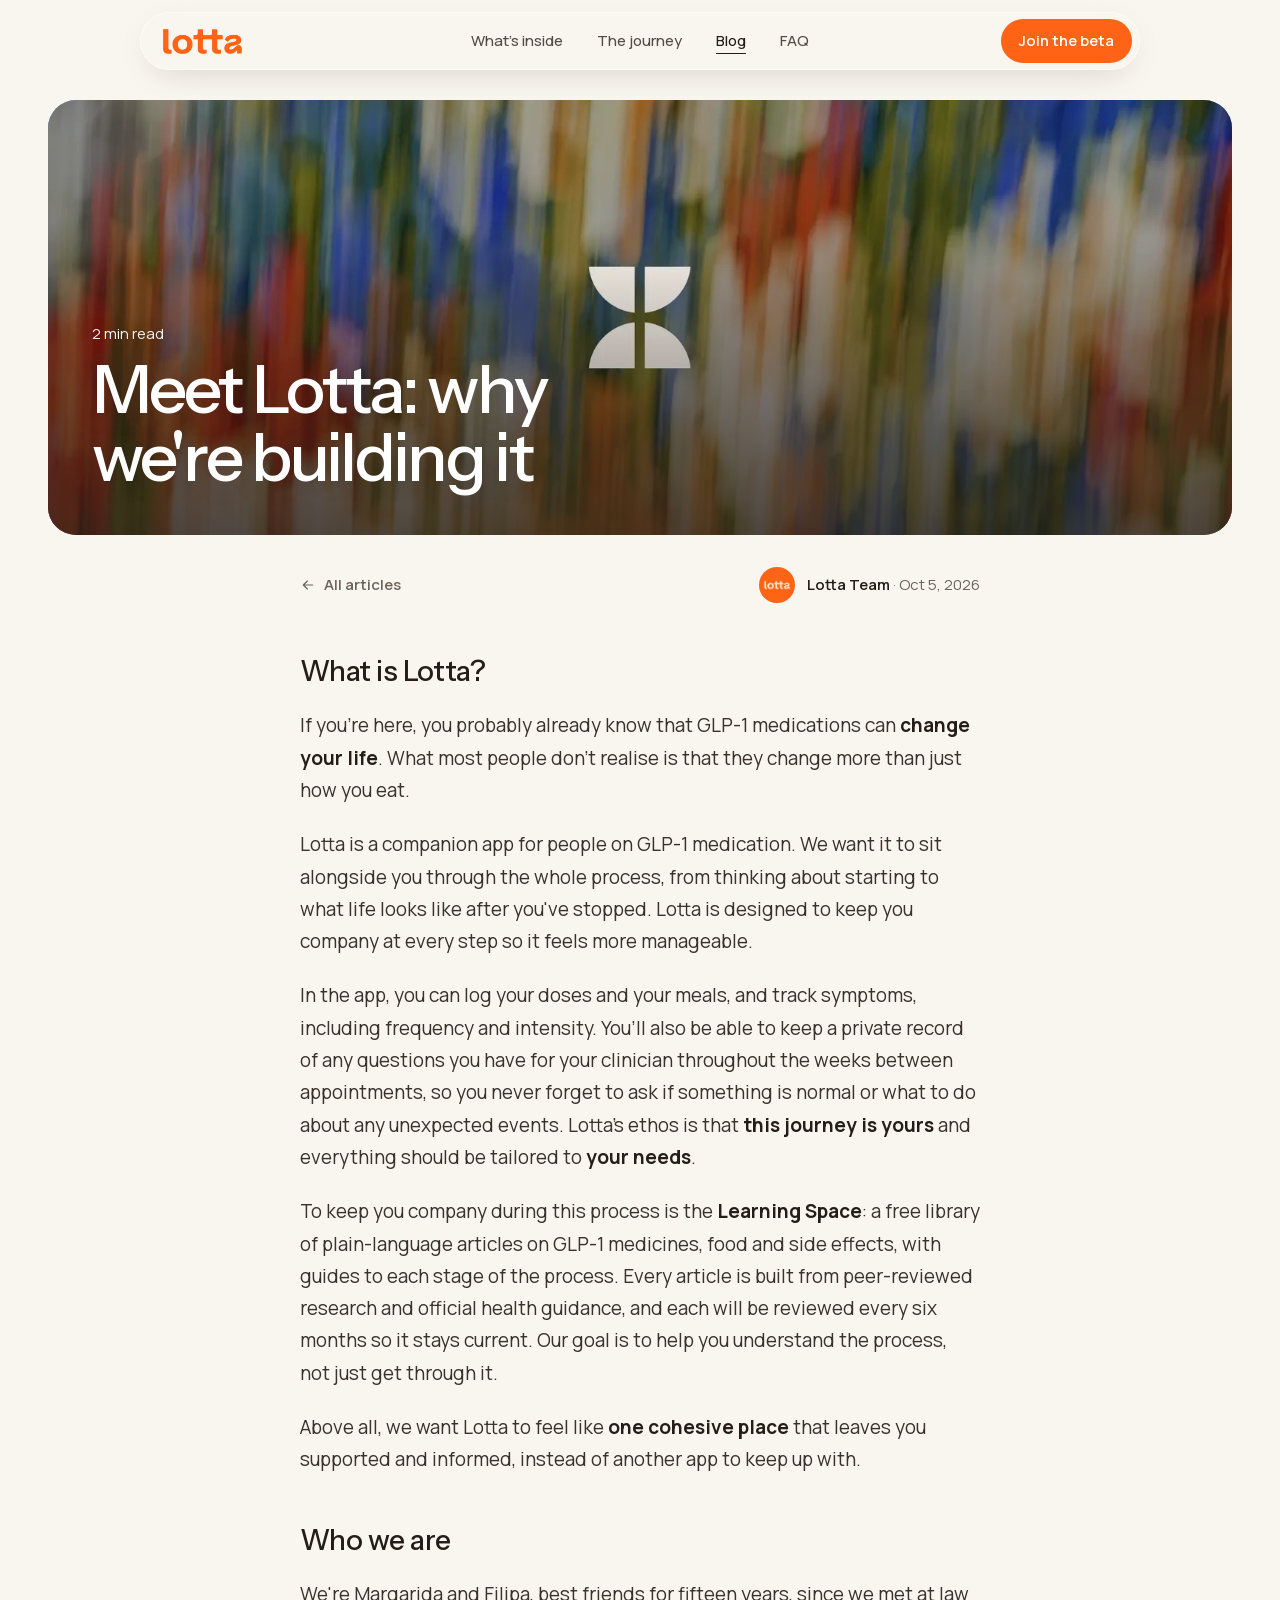
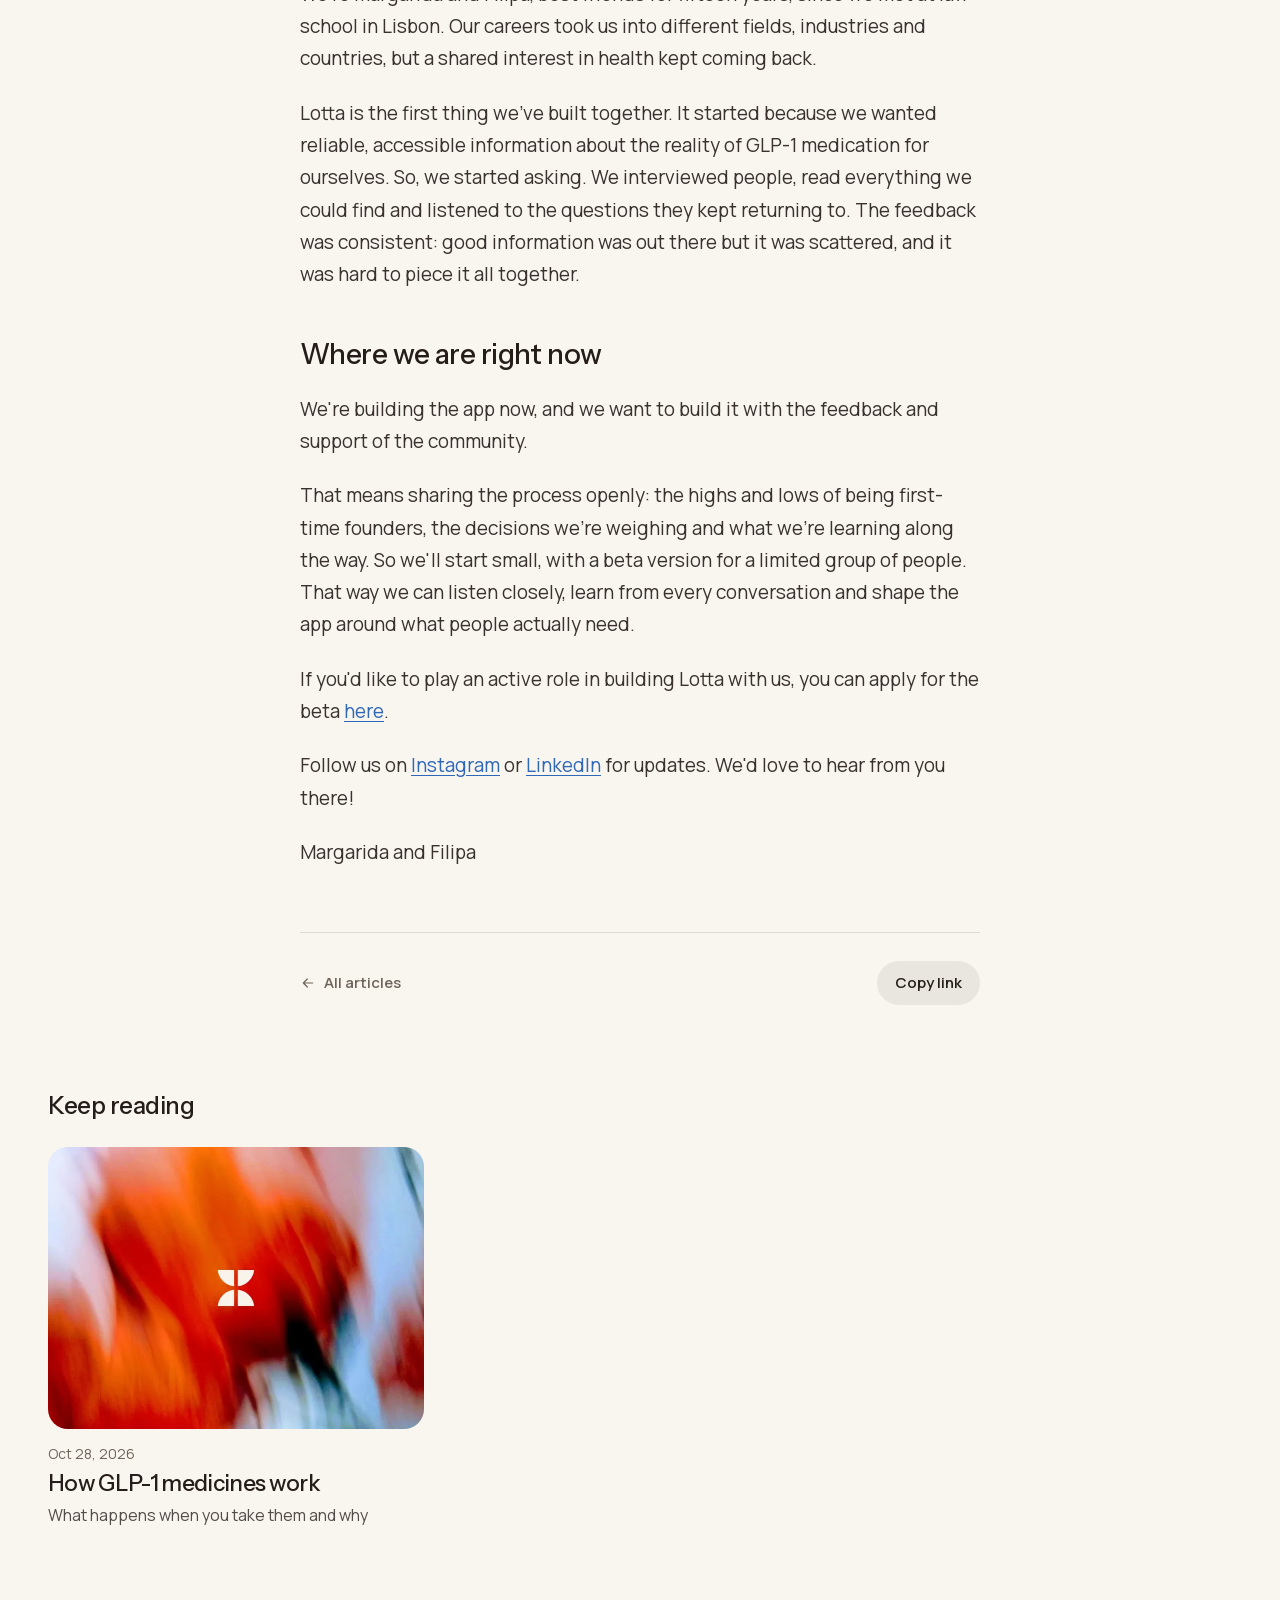
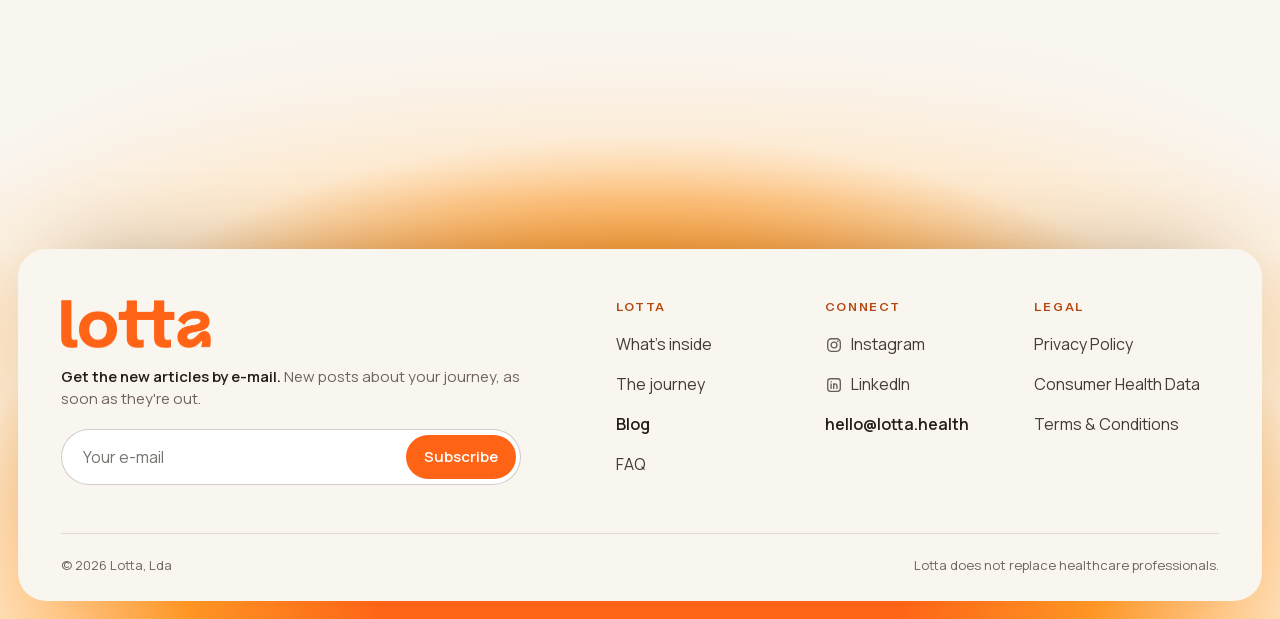
<file: blog/meet-lotta-why-were-building-it/index.html>
<!doctype html>
<html lang="en">
<head>
<meta charset="utf-8">
<meta name="viewport" content="width=device-width, initial-scale=1, viewport-fit=cover">
<title>Meet Lotta: why we're building it · Lotta</title>
<meta name="description" content="If you're here, you probably already know that GLP-1 medications can change your life. What most people don't realise is that they change more than just how you eat.">
<link rel="canonical" href="https://www.lotta.health/blog/meet-lotta-why-were-building-it/">
<meta name="robots" content="max-image-preview:large">
<meta property="og:site_name" content="Lotta">
<meta property="og:type" content="article">
<meta property="og:title" content="Meet Lotta: why we're building it">
<meta property="og:description" content="If you're here, you probably already know that GLP-1 medications can change your life. What most people don't realise is that they change more than just how you eat.">
<meta property="og:url" content="https://www.lotta.health/blog/meet-lotta-why-were-building-it/">
<meta property="og:image" content="https://www.lotta.health/assets/blog/meet-lotta-why-were-building-it.jpg">
<meta name="twitter:card" content="summary_large_image">
<meta property="article:published_time" content="2026-10-05T18:35:35.000+01:00">
<meta property="article:modified_time" content="2026-10-06T11:48:28.000+01:00">
<link rel="icon" href="../../favicon.ico" sizes="48x48">
<link rel="icon" href="../../favicon-96.png" type="image/png" sizes="96x96">
<link rel="icon" href="../../favicon.svg" type="image/svg+xml">
<link rel="apple-touch-icon" href="../../apple-touch-icon.png">
<link rel="alternate" type="application/rss+xml" title="Between Appointments, the Lotta blog" href="../rss.xml">
<meta name="theme-color" content="#F9F5EF">
<link rel="preload" href="../../assets/fonts/instrument-sans-latin.woff2" as="font" type="font/woff2" crossorigin>
<link rel="preload" href="../../assets/fonts/manrope-latin.woff2" as="font" type="font/woff2" crossorigin>
<link rel="stylesheet" href="../../pages.css">
<script type="application/ld+json">{"@context":"https://schema.org","@graph":[{"@type":"BlogPosting","@id":"https://www.lotta.health/blog/meet-lotta-why-were-building-it/#article","headline":"Meet Lotta: why we're building it","description":"If you're here, you probably already know that GLP-1 medications can change your life. What most people don't realise is that they change more than just how you eat.","image":["https://www.lotta.health/assets/blog/meet-lotta-why-were-building-it.jpg"],"datePublished":"2026-10-05T18:35:35.000+01:00","dateModified":"2026-10-06T11:48:28.000+01:00","author":{"@type":"Organization","@id":"https://www.lotta.health/#organization","name":"Lotta","url":"https://www.lotta.health/"},"publisher":{"@type":"Organization","@id":"https://www.lotta.health/#organization","name":"Lotta","url":"https://www.lotta.health/","logo":{"@type":"ImageObject","url":"https://www.lotta.health/assets/lotta-logo.png","width":2400,"height":761}},"mainEntityOfPage":{"@type":"WebPage","@id":"https://www.lotta.health/blog/meet-lotta-why-were-building-it/"},"url":"https://www.lotta.health/blog/meet-lotta-why-were-building-it/","inLanguage":"en","wordCount":478,"isPartOf":{"@type":"Blog","@id":"https://www.lotta.health/blog/#blog","name":"Between Appointments","url":"https://www.lotta.health/blog/"}},{"@type":"BreadcrumbList","itemListElement":[{"@type":"ListItem","position":1,"name":"Lotta","item":"https://www.lotta.health/"},{"@type":"ListItem","position":2,"name":"Between Appointments","item":"https://www.lotta.health/blog/"},{"@type":"ListItem","position":3,"name":"Meet Lotta: why we're building it","item":"https://www.lotta.health/blog/meet-lotta-why-were-building-it/"}]}]}</script>
<script>
  /* A page opened by a link starts at its top, whatever the browser carried over from the page before; Back, Forward and reload keep their place. */
  (function () { try { var n = performance.getEntriesByType('navigation')[0]; if (!location.hash && (!n || n.type === 'navigate')) { var top = function () { window.scrollTo({ top: 0, left: 0, behavior: 'instant' }); }; top(); document.addEventListener('DOMContentLoaded', top); window.addEventListener('pageshow', function (e) { if (!e.persisted) top(); }); } } catch (e) {} })();
  /* viewer message: highlight placeholder words (same switch as the home page) */
  window.addEventListener('message', function (e) { if (e.data && e.data.type === 'lotta-ph') document.documentElement.classList.toggle('show-ph', !!e.data.on); });
</script>
</head>
<body>
<a class="skip" href="#main">Skip to content</a>
<header class="nav">
  <div class="nav-in">
    <a class="nav-logo" href="/"><span class="logo" role="img" aria-label="Lotta, home"></span></a>
    <nav class="nav-links" aria-label="Main">
      <a href="/#inside">What's inside</a>
      <a href="/#journey">The journey</a>
      <a href="../../blog/" aria-current="page">Blog</a>
      <a href="/#faq">FAQ</a>
    </nav>
    <div class="nav-cta">
      <a class="btn btn-primary btn-sm" href="/#join-beta">Join the beta</a>
      <button class="nav-menu" type="button" aria-expanded="false" aria-controls="sheet" aria-label="Menu"><i></i><i></i></button>
    </div>
  </div>
</header>
<!-- sheet -->
<div class="sheet" id="sheet" role="dialog" aria-modal="true" aria-label="Menu" hidden>
  <div class="sheet-top">
    <a class="nav-logo" href="/"><span class="logo" role="img" aria-label="Lotta, home"></span></a>
    <button class="sheet-close" type="button" aria-label="Close menu"></button>
  </div>
  <nav class="sheet-links" aria-label="Main">
    <a href="/#inside">What's inside<svg viewBox="0 0 24 24" aria-hidden="true"><path d="M4.5 12h15M13.5 6l6 6-6 6" fill="none" stroke="currentColor" stroke-width="2" stroke-linecap="round" stroke-linejoin="round"/></svg></a>
    <a href="/#journey">The journey<svg viewBox="0 0 24 24" aria-hidden="true"><path d="M4.5 12h15M13.5 6l6 6-6 6" fill="none" stroke="currentColor" stroke-width="2" stroke-linecap="round" stroke-linejoin="round"/></svg></a>
    <a href="../../blog/" aria-current="page">Blog<svg viewBox="0 0 24 24" aria-hidden="true"><path d="M4.5 12h15M13.5 6l6 6-6 6" fill="none" stroke="currentColor" stroke-width="2" stroke-linecap="round" stroke-linejoin="round"/></svg></a>
    <a href="/#faq">FAQ<svg viewBox="0 0 24 24" aria-hidden="true"><path d="M4.5 12h15M13.5 6l6 6-6 6" fill="none" stroke="currentColor" stroke-width="2" stroke-linecap="round" stroke-linejoin="round"/></svg></a>
  </nav>
  <a class="btn btn-primary" href="/#join-beta">Join the beta</a>
</div>
<script>
  /* The phone menu: opens over the page, keeps the keyboard inside it, closes with its button, with Escape, or when a link is chosen. */
  (function () {
    var d = document, sheet = d.getElementById('sheet'), btn = d.querySelector('.nav-menu'); if (!sheet || !btn) return;
    var close = sheet.querySelector('.sheet-close');
    function behind() { return [].slice.call(d.querySelectorAll('header.nav, main, footer.foot')); }
    function open() { sheet.hidden = false; btn.setAttribute('aria-expanded', 'true'); behind().forEach(function (e) { e.setAttribute('inert', ''); }); d.documentElement.style.overflow = 'hidden'; close.focus(); }
    function shut(back) { if (sheet.hidden) return; sheet.hidden = true; btn.setAttribute('aria-expanded', 'false'); behind().forEach(function (e) { e.removeAttribute('inert'); }); d.documentElement.style.overflow = ''; if (back) btn.focus(); }
    btn.addEventListener('click', open);
    close.addEventListener('click', function () { shut(true); });
    sheet.addEventListener('click', function (e) { if (e.target.closest && e.target.closest('a')) shut(false); });
    d.addEventListener('keydown', function (e) {
      if (sheet.hidden) return;
      if (e.key === 'Escape') { shut(true); return; }
      if (e.key === 'Tab') {
        var f = [].slice.call(sheet.querySelectorAll('a, button')), first = f[0], last = f[f.length - 1];
        if (e.shiftKey && d.activeElement === first) { e.preventDefault(); last.focus(); }
        else if (!e.shiftKey && d.activeElement === last) { e.preventDefault(); first.focus(); }
      }
    });
    window.addEventListener('resize', function () { if (window.innerWidth >= 900) shut(false); });
  })();
</script>
<!-- /sheet -->

<main id="main">
  <article class="art">
    <div class="wrap">
      <header class="bl-ph art-cover">
        <img class="bl-img" src="../../assets/blog/meet-lotta-why-were-building-it.jpg" srcset="../../assets/blog/meet-lotta-why-were-building-it-800.webp 800w, ../../assets/blog/meet-lotta-why-were-building-it-1200.webp 1200w, ../../assets/blog/meet-lotta-why-were-building-it-1600.webp 1600w, ../../assets/blog/meet-lotta-why-were-building-it-max.webp 2000w" sizes="(max-width:560px) 690px, (min-width:1336px) 1240px, 100vw" alt="" fetchpriority="high" decoding="async">
        <div class="bl-in">
          <p class="bl-meta">2 min read</p>
          <h1 class="bl-t">Meet Lotta: why we're building it</h1>
        </div>
      </header>
      <div class="art-under">
        <a class="art-back" href="../"><svg viewBox="0 0 24 24" aria-hidden="true"><path d="M19 12H5M11 6l-6 6 6 6" fill="none" stroke="currentColor" stroke-width="1.8" stroke-linecap="round" stroke-linejoin="round"/></svg>All articles</a>
        <p class="art-by"><i style="background-image:url('../../assets/blog/author-lottateam.jpg')"></i><span><b>Lotta Team</b> · <time datetime="2026-10-05T18:35:35.000+01:00">Oct 5, 2026</time></span></p>
      </div>
      <div class="art-prose">
<h2 id="what-is-lotta">What is Lotta?</h2><p>If you're here, you probably already know that GLP-1 medications can <strong>change your life</strong>. What most people don't realise is that they change more than just how you eat.</p><p>Lotta is a companion app for people on GLP-1 medication. We want it to sit alongside you through the whole process, from thinking about starting to what life looks like after you've stopped. Lotta is designed to keep you company at every step so it feels more manageable.</p><p>In the app, you can log your doses and your meals, and track symptoms, including frequency and intensity. You’ll also be able to keep a private record of any questions you have for your clinician throughout the weeks between appointments, so you never forget to ask if something is normal or what to do about any unexpected events. Lotta's ethos is that <strong>this journey is yours</strong> and everything should be tailored to <strong>your</strong> <strong>needs</strong>.</p><p>To keep you company during this process is the <strong>Learning Space</strong>: a free library of plain-language articles on GLP-1 medicines, food and side effects, with guides to each stage of the process. Every article is built from peer-reviewed research and official health guidance, and each will be reviewed every six months so it stays current. Our goal is to help you understand the process, not just get through it.</p><p>Above all, we want Lotta to feel like <strong>one cohesive place</strong> that leaves you supported and informed, instead of another app to keep up with.</p><h2 id="who-we-are">Who we are</h2><p>We're Margarida and Filipa, best friends for fifteen years, since we met at law school in Lisbon. Our careers took us into different fields, industries and countries, but a shared interest in health kept coming back.&nbsp;</p><p>Lotta is the first thing we've built together. It started because we wanted reliable, accessible information about the reality of GLP-1 medication for ourselves. So, we started asking. We interviewed people, read everything we could find and listened to the questions they kept returning to. The feedback was consistent: good information was out there but it was scattered, and it was hard to piece it all together.</p><h2 id="where-we-are-right-now">Where we are right now</h2><p>We're building the app now, and we want to build it with the feedback and support of the community.</p><p>That means sharing the process openly: the highs and lows of being first-time founders, the decisions we’re weighing and what we’re learning along the way. So we'll start small, with a beta version for a limited group of people. That way we can listen closely, learn from every conversation and shape the app around what people actually need.</p><p>If you'd like to play an active role in building Lotta with us, you can apply for the beta <a href="https://www.lotta.health/#join-beta" rel="noreferrer">here</a>.</p><p>Follow us on <a href="https://www.instagram.com/joinlotta/" rel="noreferrer">Instagram</a> or <a href="https://www.linkedin.com/company/lotta-health/" rel="noreferrer">LinkedIn</a> for updates. We'd love to hear from you there!</p><p>Margarida and Filipa</p>
      </div>
      <div class="art-end">
        <a class="art-back" href="../"><svg viewBox="0 0 24 24" aria-hidden="true"><path d="M19 12H5M11 6l-6 6 6 6" fill="none" stroke="currentColor" stroke-width="1.8" stroke-linecap="round" stroke-linejoin="round"/></svg>All articles</a>
        <button class="art-share" type="button" id="art-share" data-url="https://www.lotta.health/blog/meet-lotta-why-were-building-it/">Copy link</button>
      </div>
      <section class="art-more" aria-labelledby="art-more-h">
        <h2 class="bl-h" id="art-more-h">Keep reading</h2>
        <ul class="bl-grid"><li class="bl-card"><div class="bl-pic"><img class="bl-img" src="../../assets/blog/how-glp-1-medicines-work.jpg" srcset="../../assets/blog/how-glp-1-medicines-work-800.webp 800w, ../../assets/blog/how-glp-1-medicines-work-1200.webp 1200w, ../../assets/blog/how-glp-1-medicines-work-1600.webp 1600w, ../../assets/blog/how-glp-1-medicines-work-max.webp 2000w" sizes="(min-width:1000px) 33vw, (min-width:700px) 50vw, 100vw" alt="" loading="lazy" decoding="async"></div><p class="bl-cmeta">Oct 28, 2026</p><h3 class="bl-ct"><a class="bl-go" href="../how-glp-1-medicines-work/">How <span class="nw">GLP-1</span> medicines work</a></h3><p class="bl-chook">What happens when you take them and why</p></li></ul>
      </section>
    </div>
  </article>
</main>

<footer class="foot">
  <div class="foot-card">
    <div class="foot-top">
      <div class="foot-brand">
        <a class="foot-logo" href="/" aria-label="Lotta, home"><span class="logo" role="img" aria-hidden="true"></span></a>
        <p class="foot-say"><label for="fn-email"><b>Get the new articles by e-mail.</b></label> New posts about your journey, as soon as they're out.</p>
        <form class="foot-nl" id="fn-form" novalidate onsubmit="return false">
          <input id="fn-email" name="email" type="email" autocomplete="email" inputmode="email" placeholder="Your e-mail" required aria-describedby="fn-err">
          <button class="btn btn-primary btn-sm" type="submit">Subscribe</button>
        </form>
        <p class="foot-err" id="fn-err" role="alert" hidden>Please enter a valid e-mail address.</p>
        <p class="foot-err" id="fn-fail" role="alert" hidden><span class="ph">That didn't go through. Please try again, or write to hello@lotta.health.</span></p>
        <p class="foot-thanks" id="fn-thanks" tabindex="-1" hidden><span class="ok" aria-hidden="true"><svg viewBox="0 0 24 24"><path d="m5 12.6 4.4 4.4L19 7.4" fill="none" stroke="currentColor" stroke-width="2.2" stroke-linecap="round" stroke-linejoin="round"/></svg></span>Thank you. We've sent you a welcome e-mail.</p>
      </div>
      <div class="foot-cols">
        <div class="foot-col">
          <h2 class="foot-lab">Lotta</h2>
          <ul class="foot-links">
            <li><a href="/#inside"><span>What's inside</span></a></li>
            <li><a href="/#journey"><span>The journey</span></a></li>
            <li><a href="../../blog/" aria-current="page"><span>Blog</span></a></li>
            <li><a href="/#faq"><span>FAQ</span></a></li>
          </ul>
        </div>
        <div class="foot-col">
          <h2 class="foot-lab">Connect</h2>
          <ul class="foot-links">
            <li><a href="https://www.instagram.com/joinlotta/" target="_blank" rel="noopener"><svg viewBox="0 0 24 24" aria-hidden="true"><rect x="3.6" y="3.6" width="16.8" height="16.8" rx="5" fill="none" stroke="currentColor" stroke-width="1.8"/><circle cx="12" cy="12" r="3.9" fill="none" stroke="currentColor" stroke-width="1.8"/><circle cx="17" cy="7" r="1.15" fill="currentColor"/></svg><span>Instagram</span></a></li>
            <li><a href="https://www.linkedin.com/company/lotta-health" target="_blank" rel="noopener"><svg viewBox="0 0 24 24" aria-hidden="true"><rect x="3.6" y="3.6" width="16.8" height="16.8" rx="3.6" fill="none" stroke="currentColor" stroke-width="1.8"/><path d="M8.1 10.6v5.9M11.6 16.5v-5.9M11.6 13.4c0-1.7.9-2.9 2.3-2.9 1.3 0 2 .95 2 2.6v3.4" fill="none" stroke="currentColor" stroke-width="1.8" stroke-linecap="round" stroke-linejoin="round"/><circle cx="8.1" cy="7.7" r="1.05" fill="currentColor"/></svg><span>LinkedIn</span></a></li>
            <li><p class="foot-mail"><a href="mailto:hello@lotta.health">hello@lotta.health</a></p></li>
          </ul>
        </div>
        <div class="foot-col">
          <h2 class="foot-lab">Legal</h2>
          <ul class="foot-links">
            <li><a href="../../legal.html#privacy"><span>Privacy Policy</span></a></li>
            <li><a href="../../legal.html#consumer-health-data"><span>Consumer Health Data</span></a></li>
            <li><a href="../../legal.html#terms"><span>Terms &amp; Conditions</span></a></li>
          </ul>
        </div>
      </div>
    </div>
    <div class="foot-base"><p>© 2026 Lotta, Lda</p><p>Lotta does not replace healthcare professionals.</p></div>
  </div>
  <script>
    /* The footer's newsletter box: check the address, hand it to site.js, and say thank you once it has really left
       (window.lottaDeliver, in site.js, waits for the answer). If it cannot be sent, the box stays and a line says so. */
    (function () {
      var f = document.getElementById('fn-form'); if (!f) return;
      var i = document.getElementById('fn-email'), err = document.getElementById('fn-err'), fail = document.getElementById('fn-fail'), th = document.getElementById('fn-thanks');
      var OK = /^[^\s@]+@[^\s@]+\.[^\s@]{2,}$/;
      function bad(on) { err.hidden = !on; f.classList.toggle('is-bad', on); if (on) i.setAttribute('aria-invalid', 'true'); else i.removeAttribute('aria-invalid'); }
      f.addEventListener('submit', function (e) {
        e.preventDefault();
        var v = i.value.trim();
        if (!OK.test(v)) { bad(true); i.focus(); return; }
        bad(false); fail.hidden = true;
        if (!window.lottaDeliver) { fail.hidden = false; return; }
        window.lottaDeliver('newsletter', { email: v }, f.querySelector('button'), function (sent) {
          if (sent) { f.hidden = true; th.hidden = false; th.focus({ preventScroll: true }); }
          else fail.hidden = false;
        });
      });
      i.addEventListener('input', function () { if (!err.hidden && OK.test(i.value.trim())) bad(false); });
    })();
  </script>
</footer>

<script src="../../site.js" defer></script>

<script>
(function () {
  var b = document.getElementById('art-share'); if (!b) return;
  b.addEventListener('click', function () {
    var done = function () { b.textContent = 'Link copied'; setTimeout(function () { b.textContent = 'Copy link'; }, 2400); };
    try { navigator.clipboard.writeText(b.getAttribute('data-url')).then(done, function () { window.prompt('Copy this link:', b.getAttribute('data-url')); }); }
    catch (e) { window.prompt('Copy this link:', b.getAttribute('data-url')); }
  });
})();
</script>
</body>
</html>
</file>
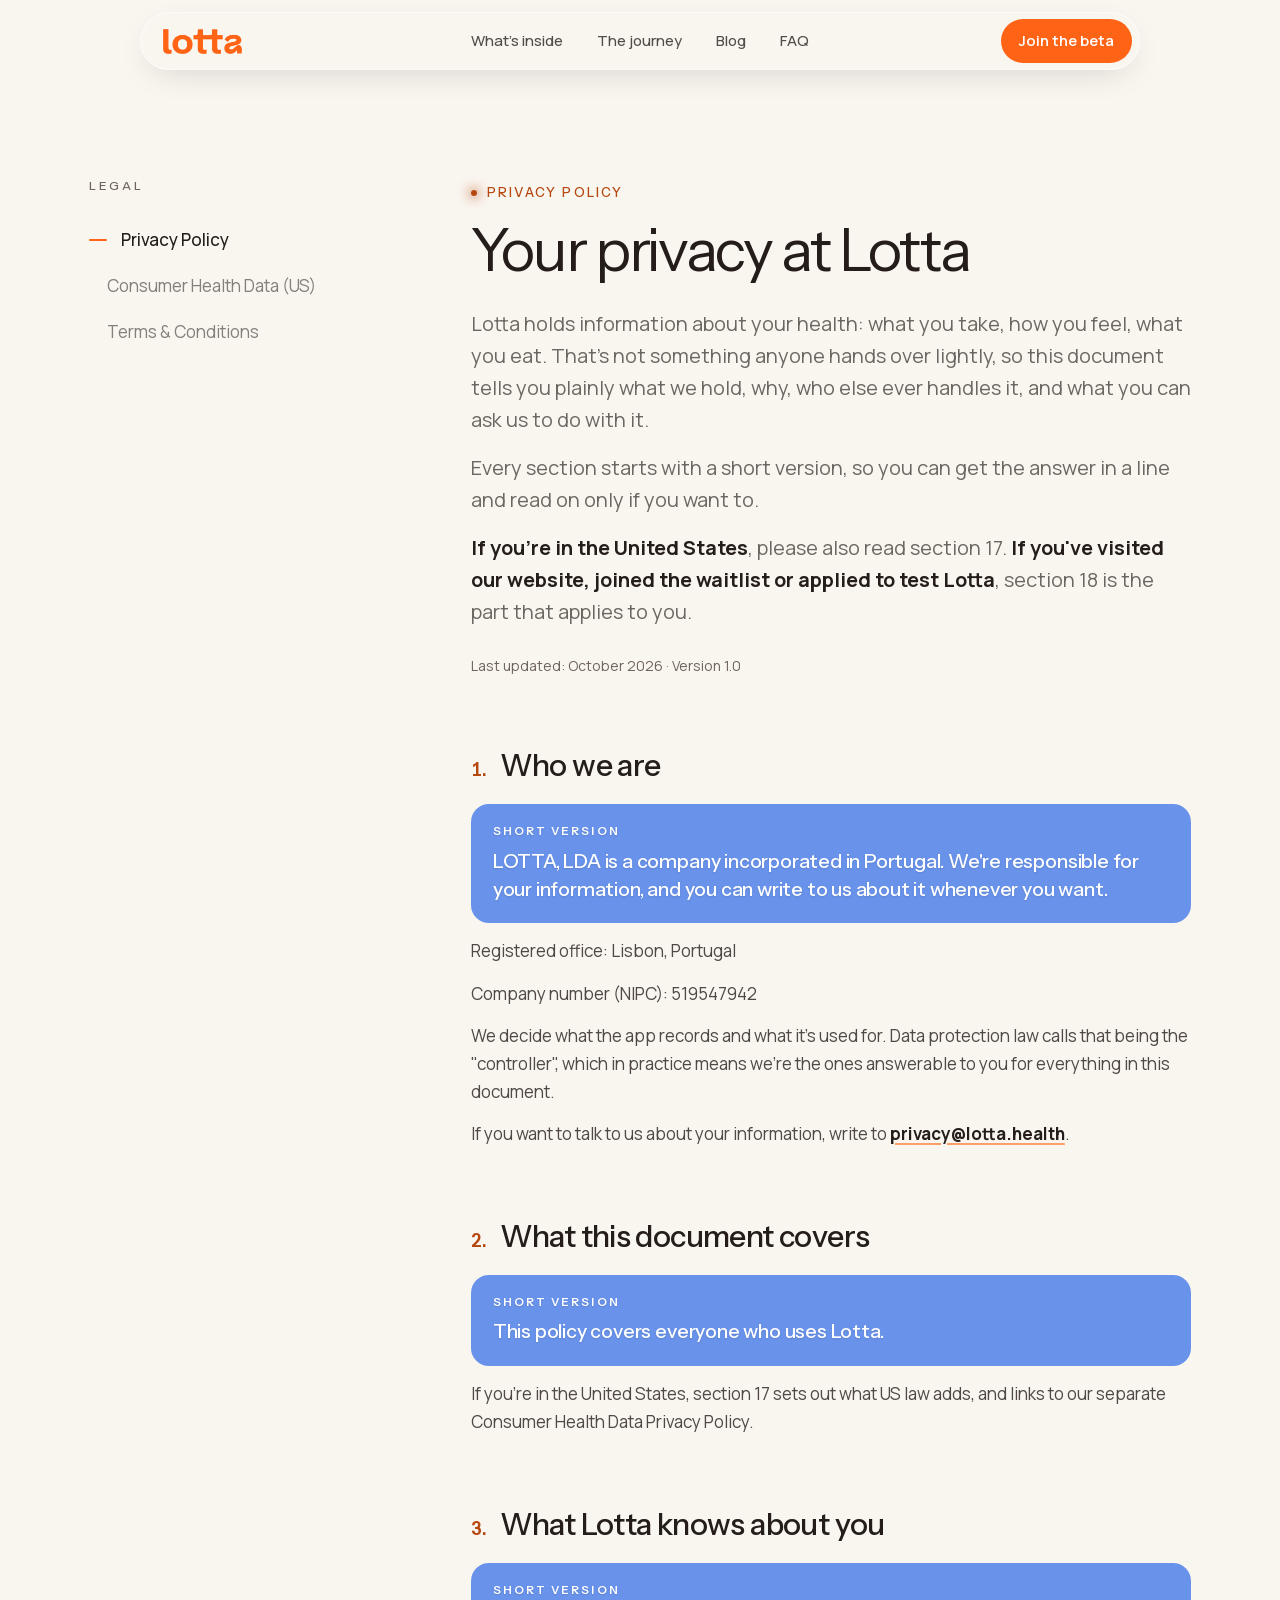
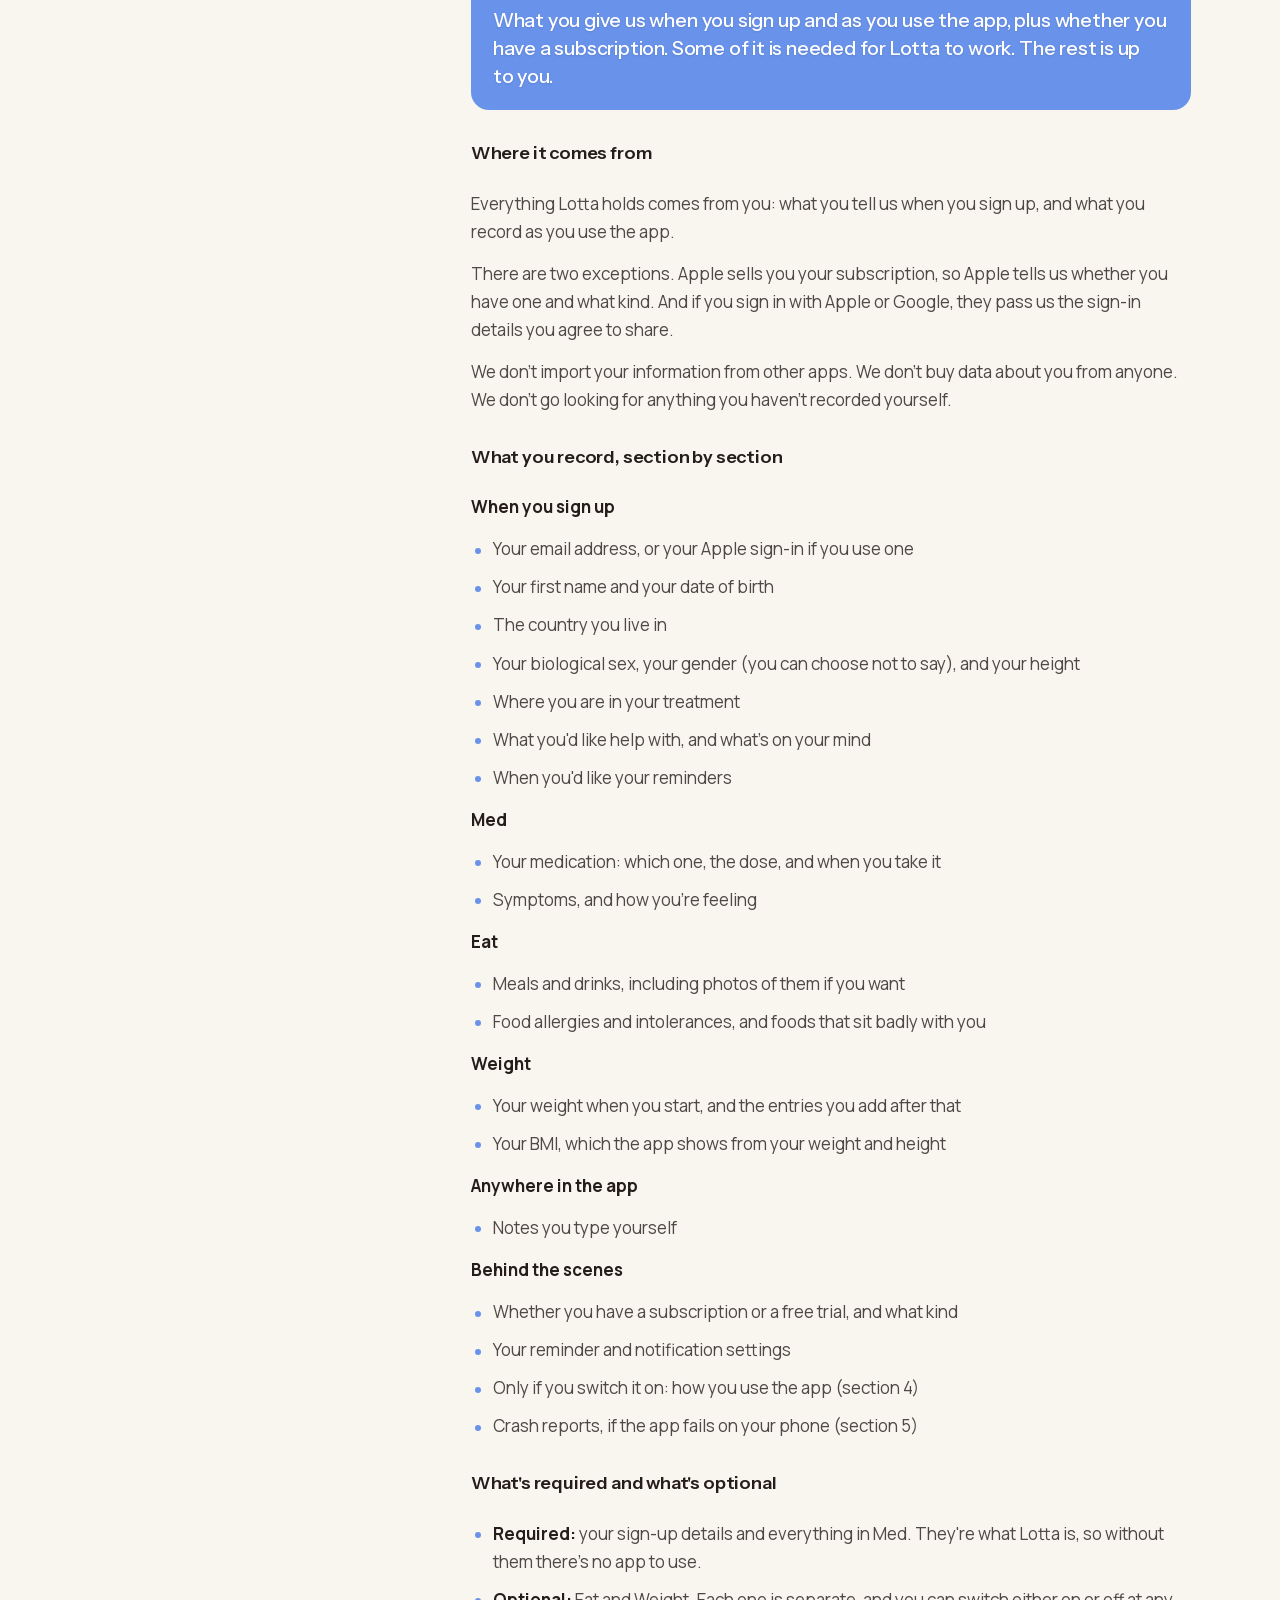
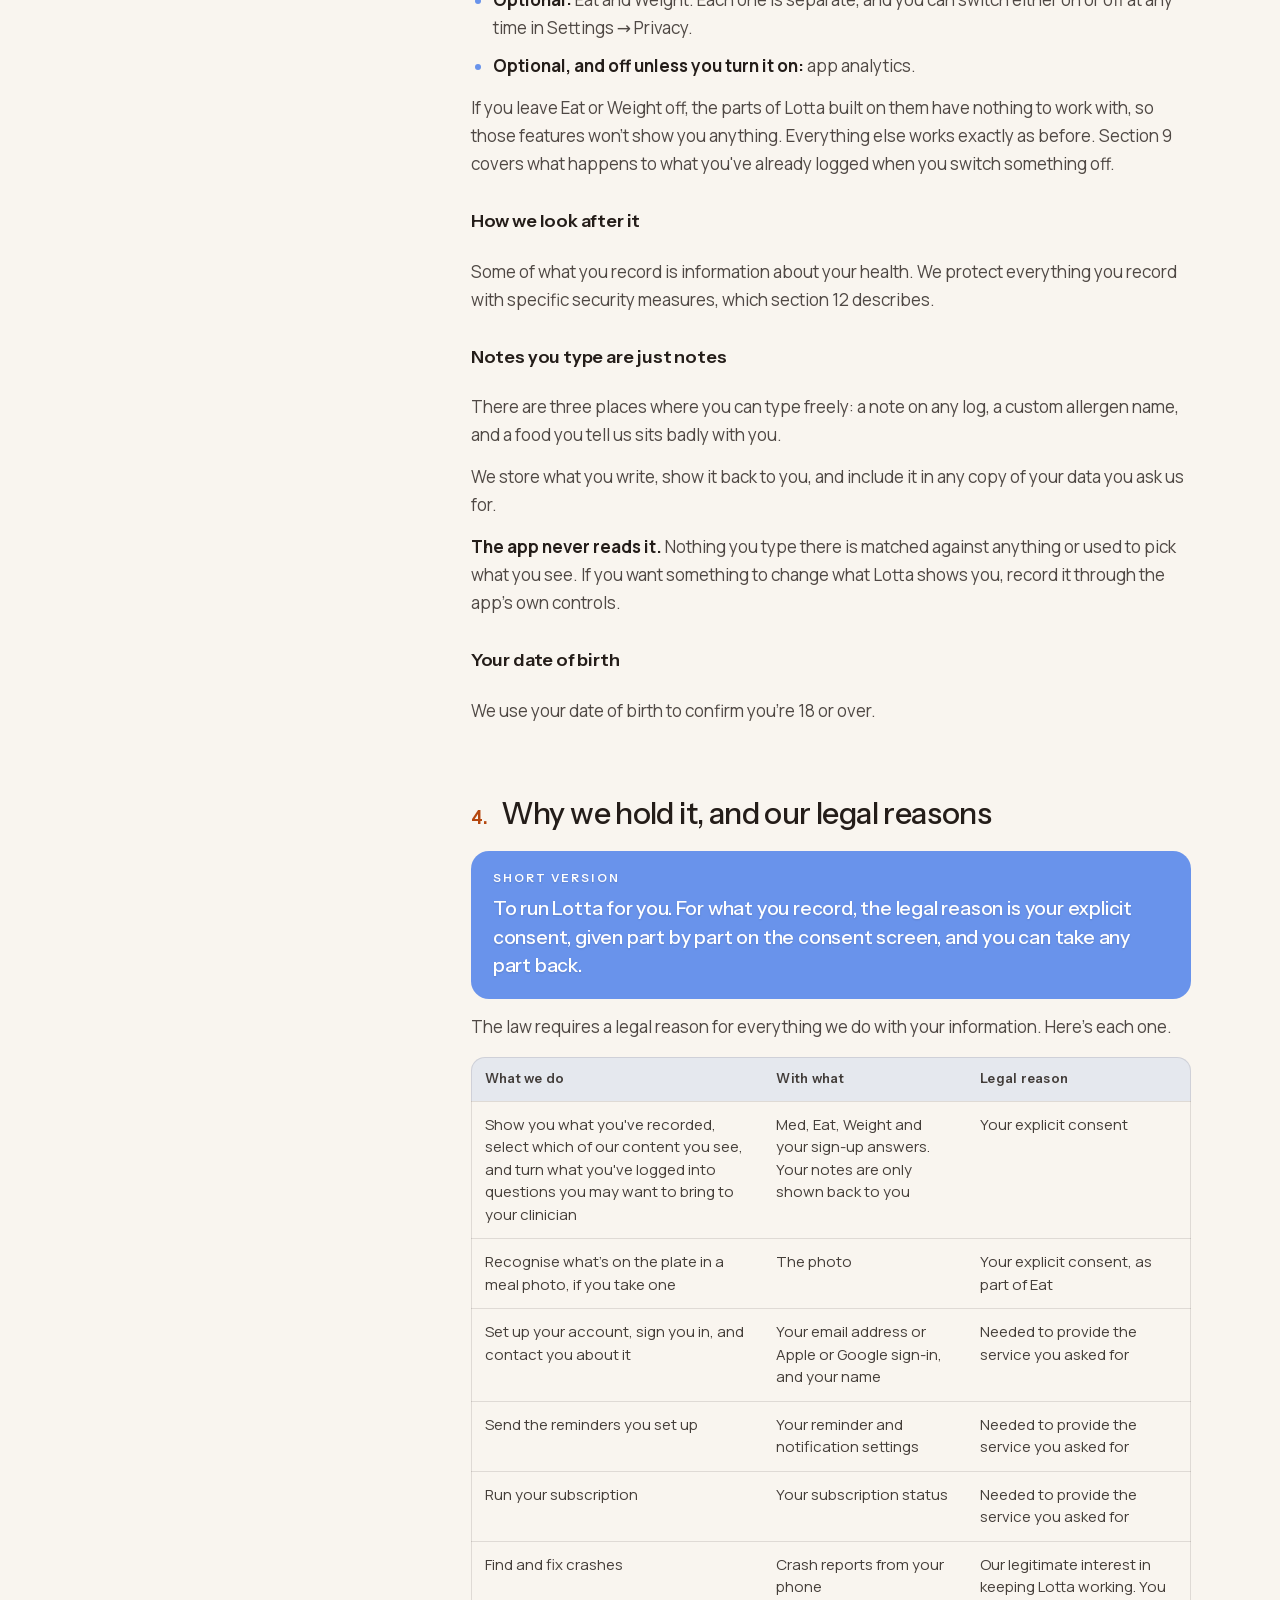
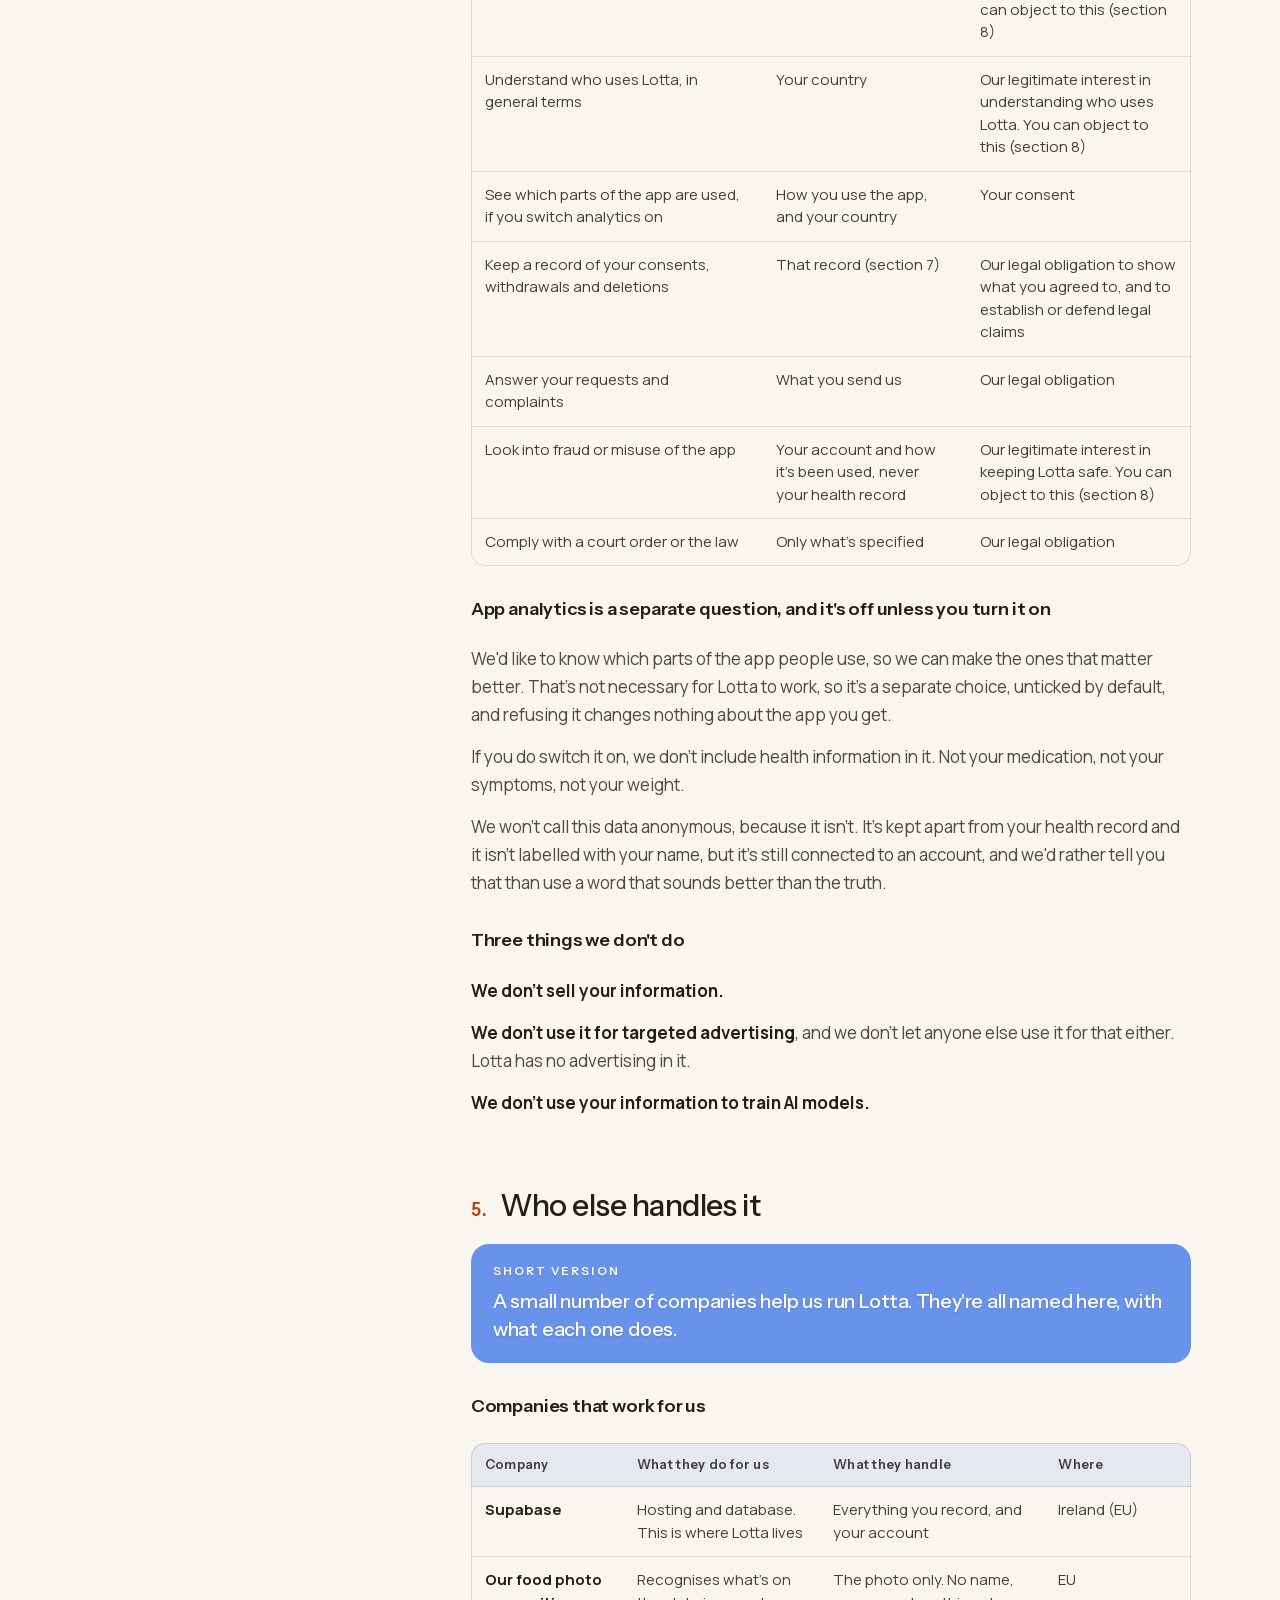
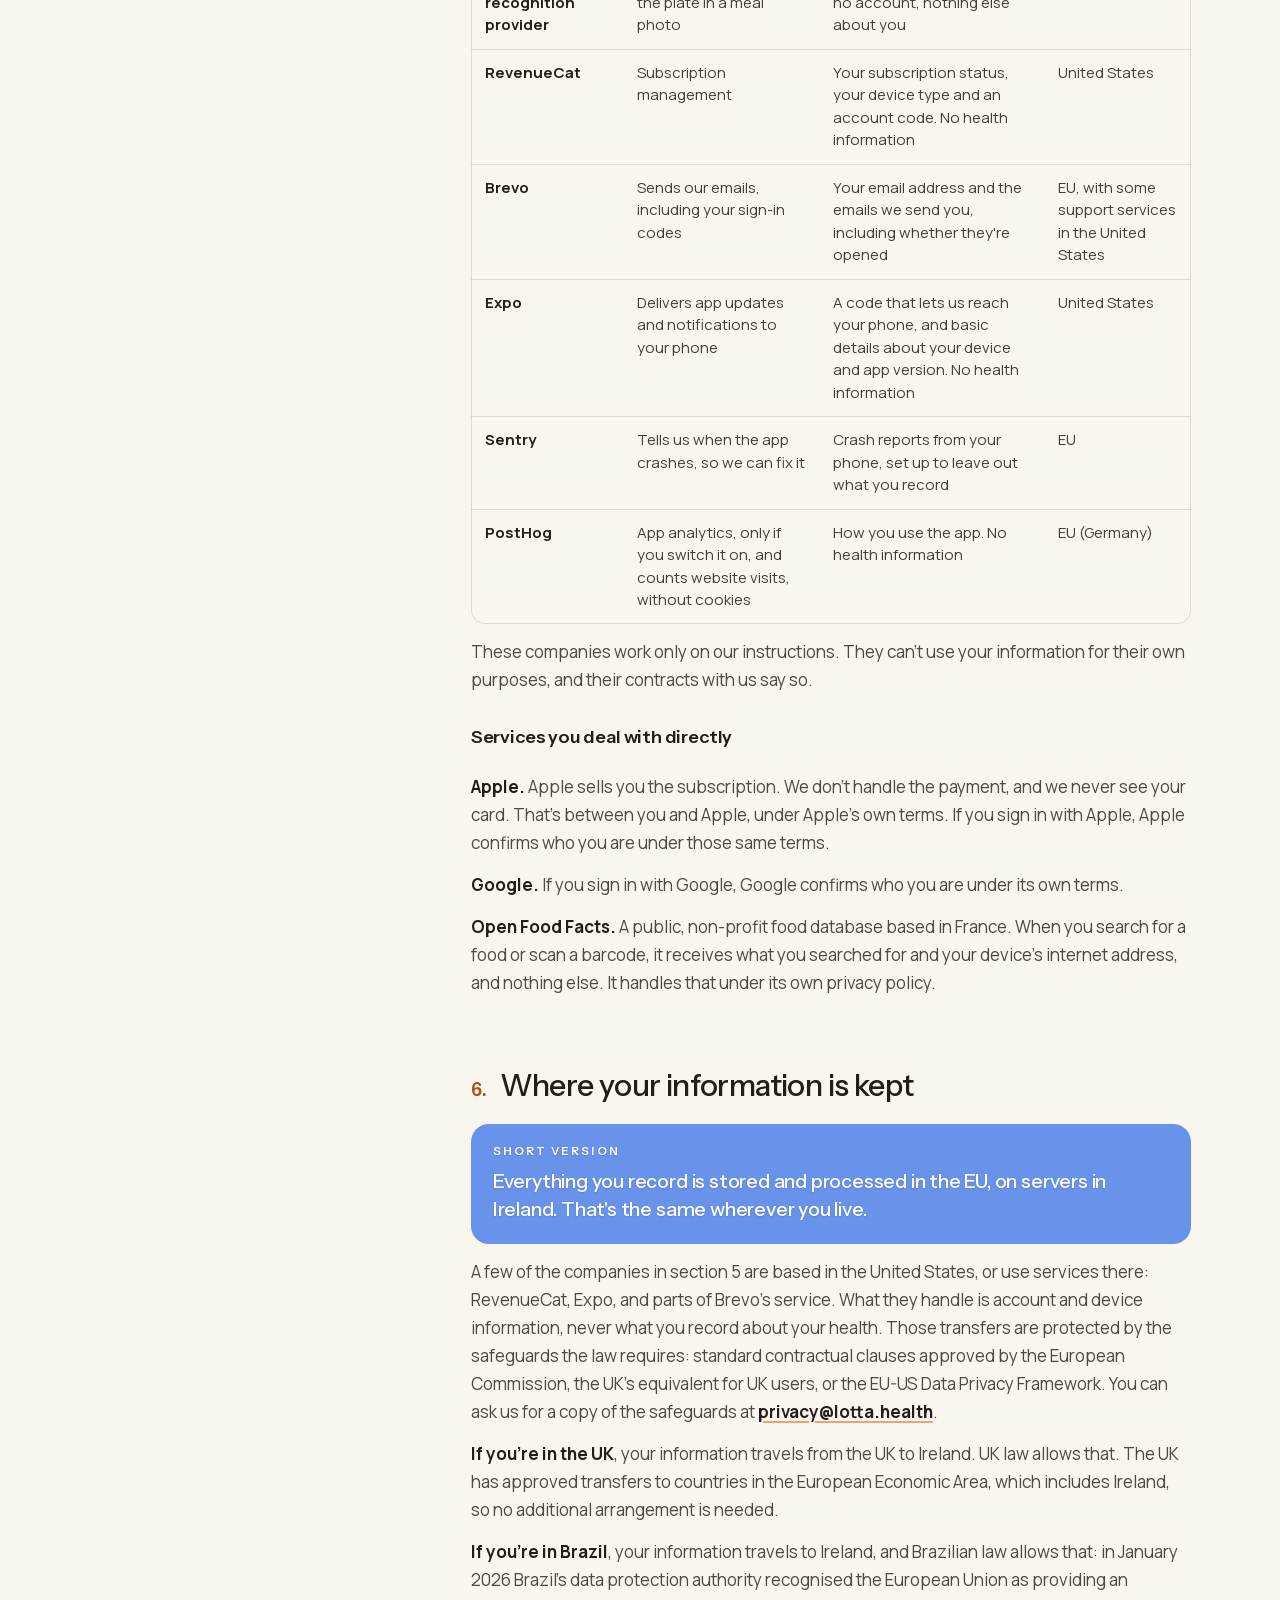
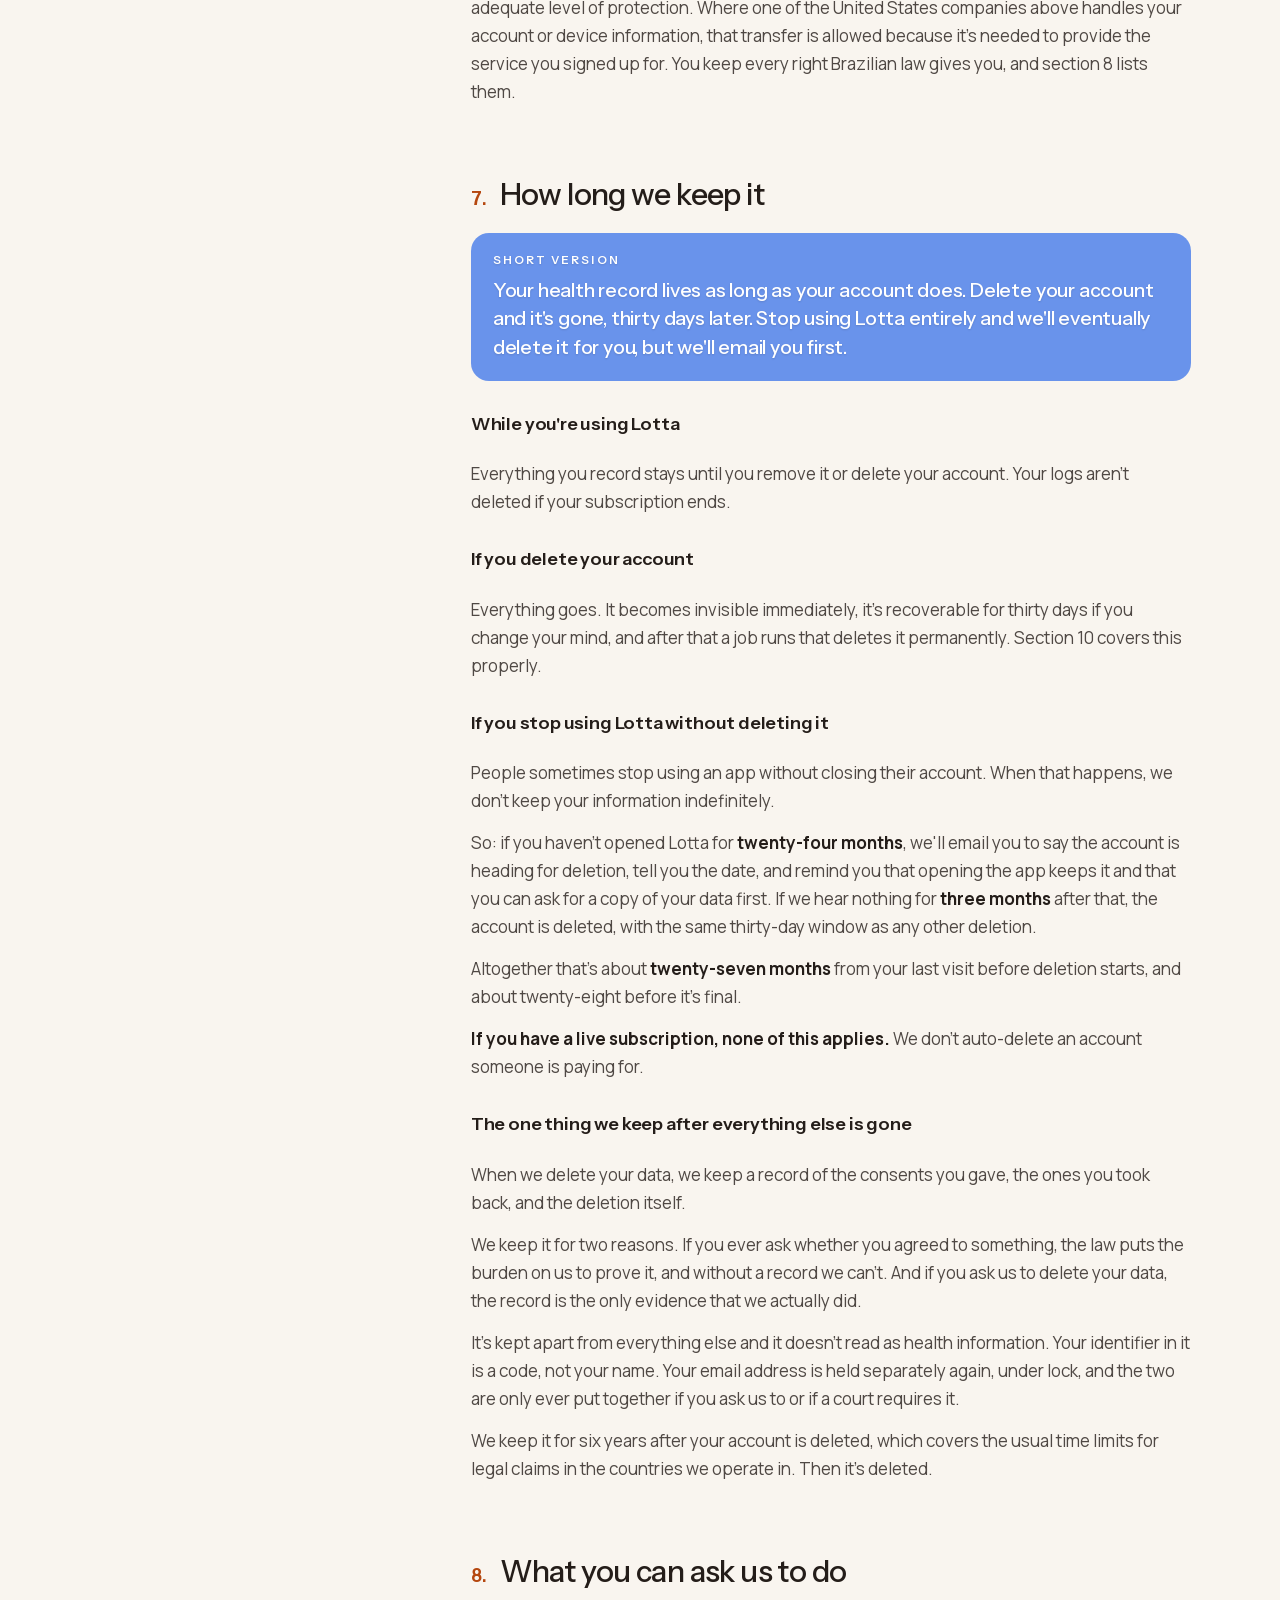
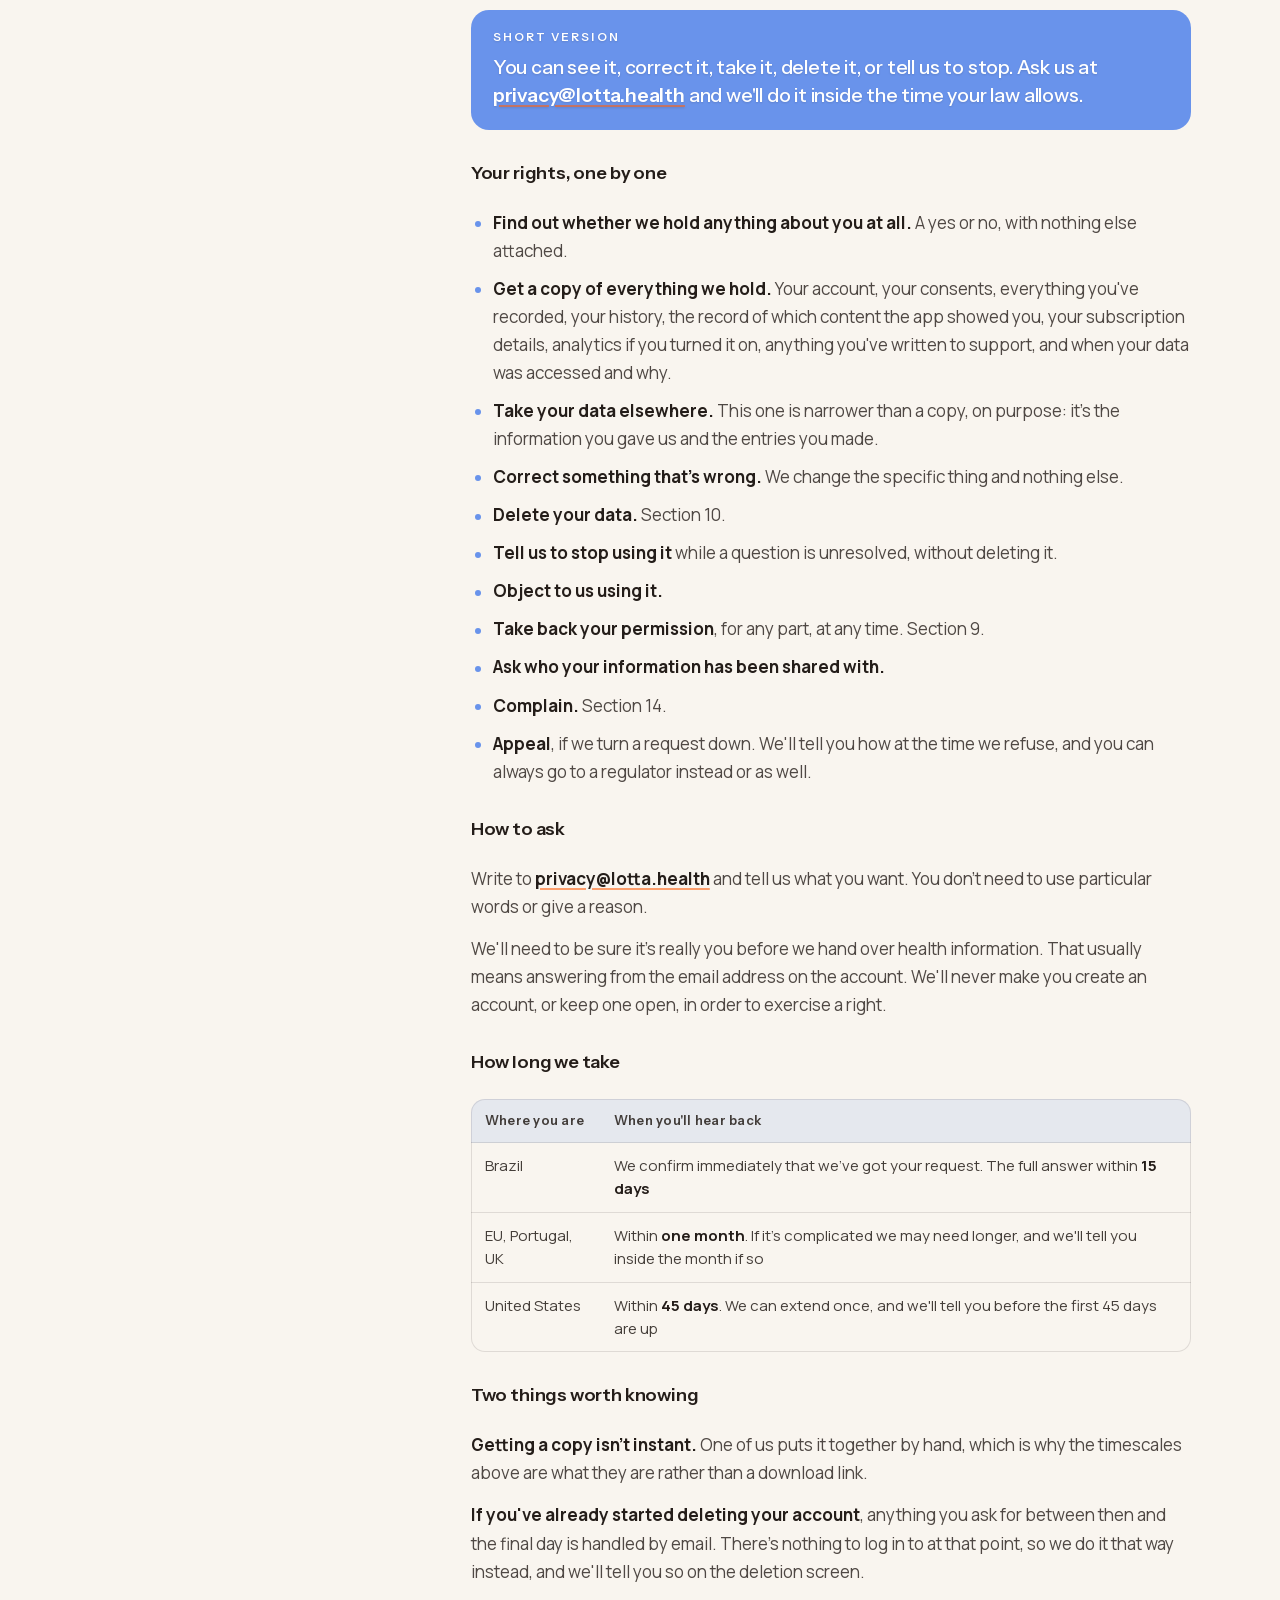
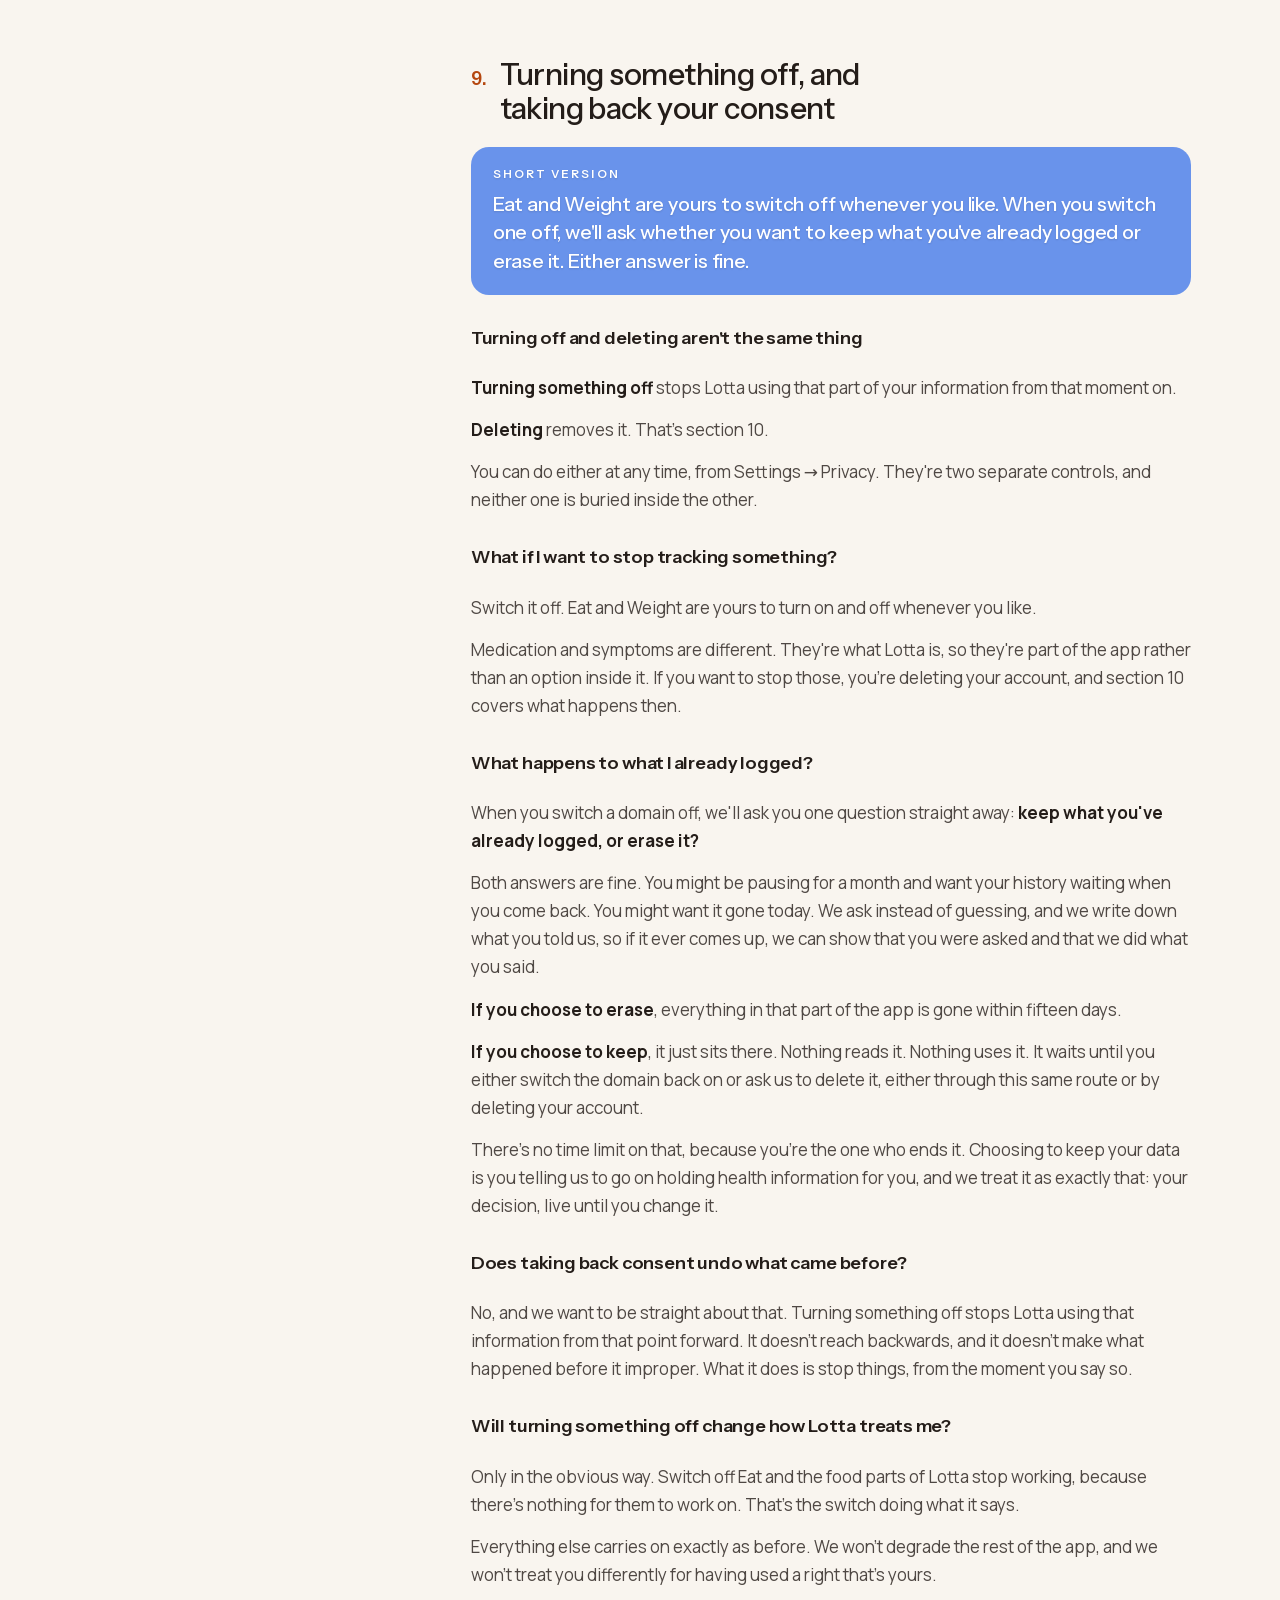
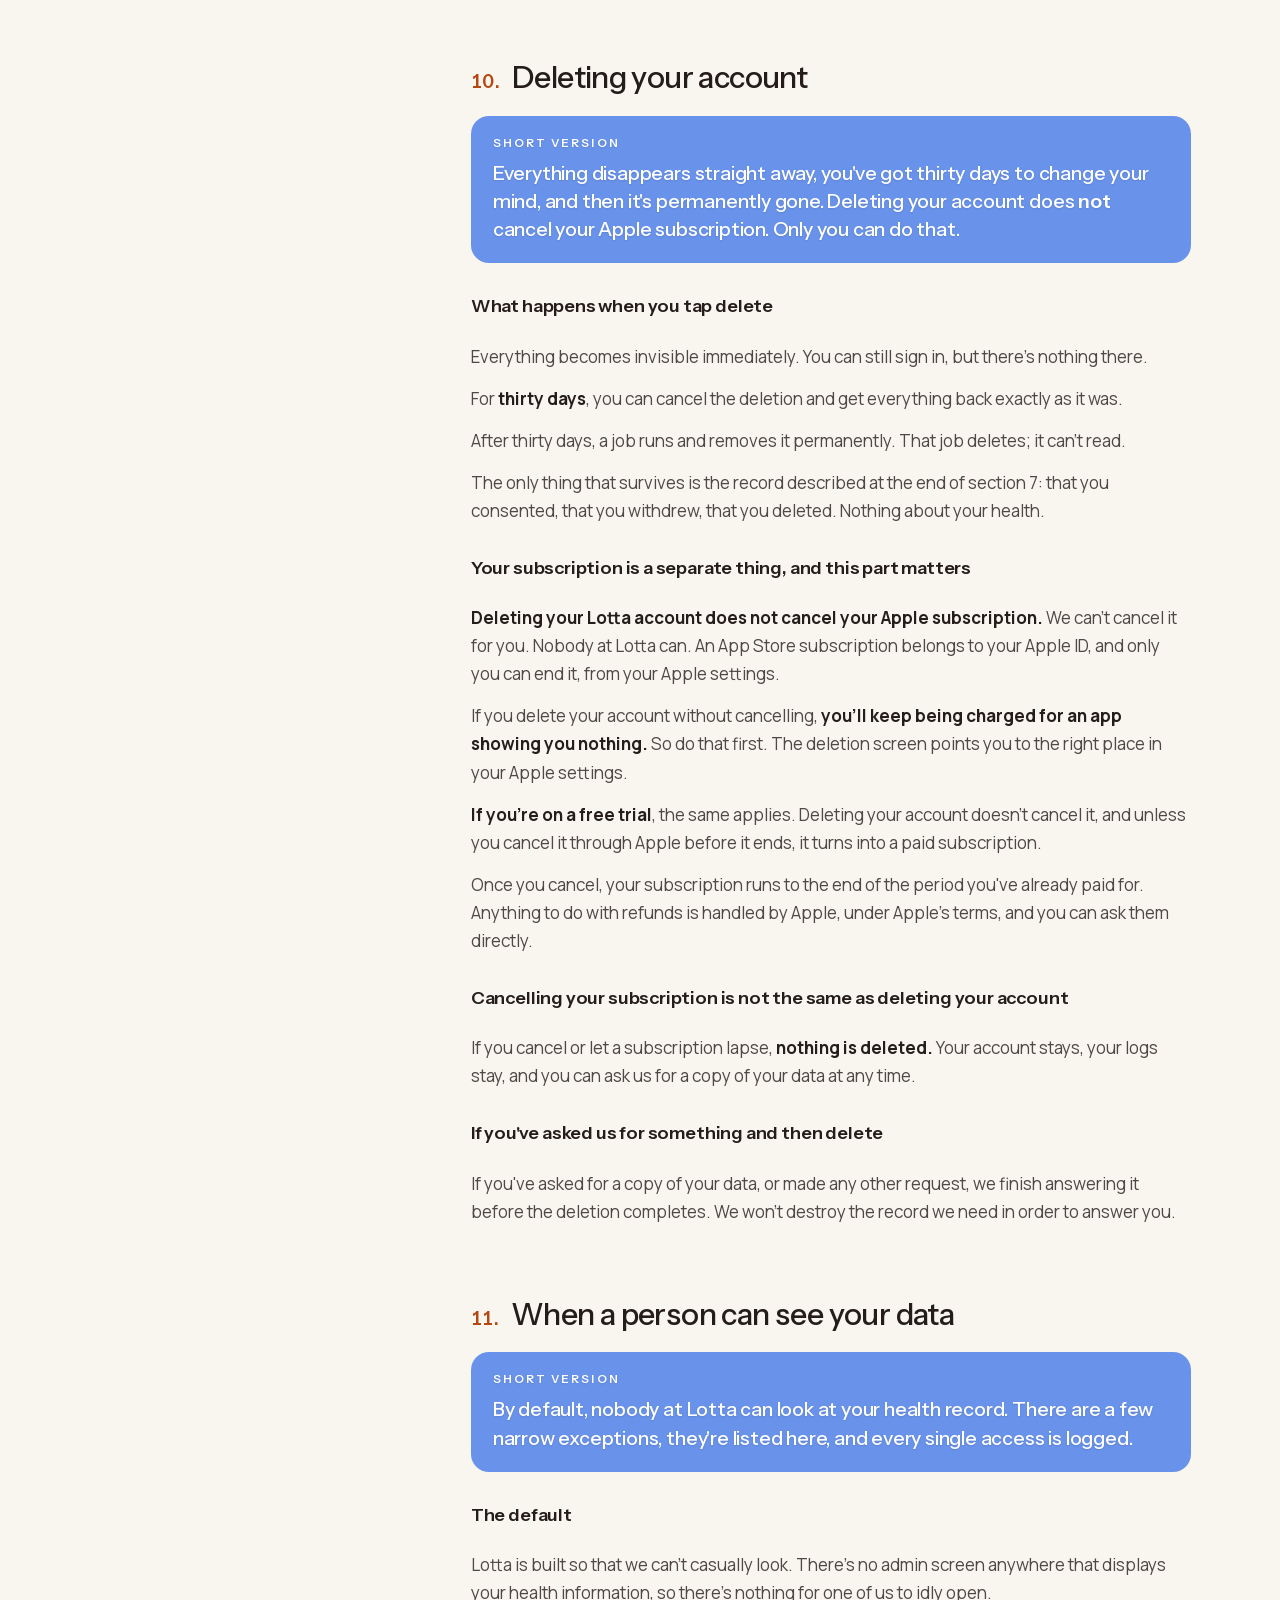
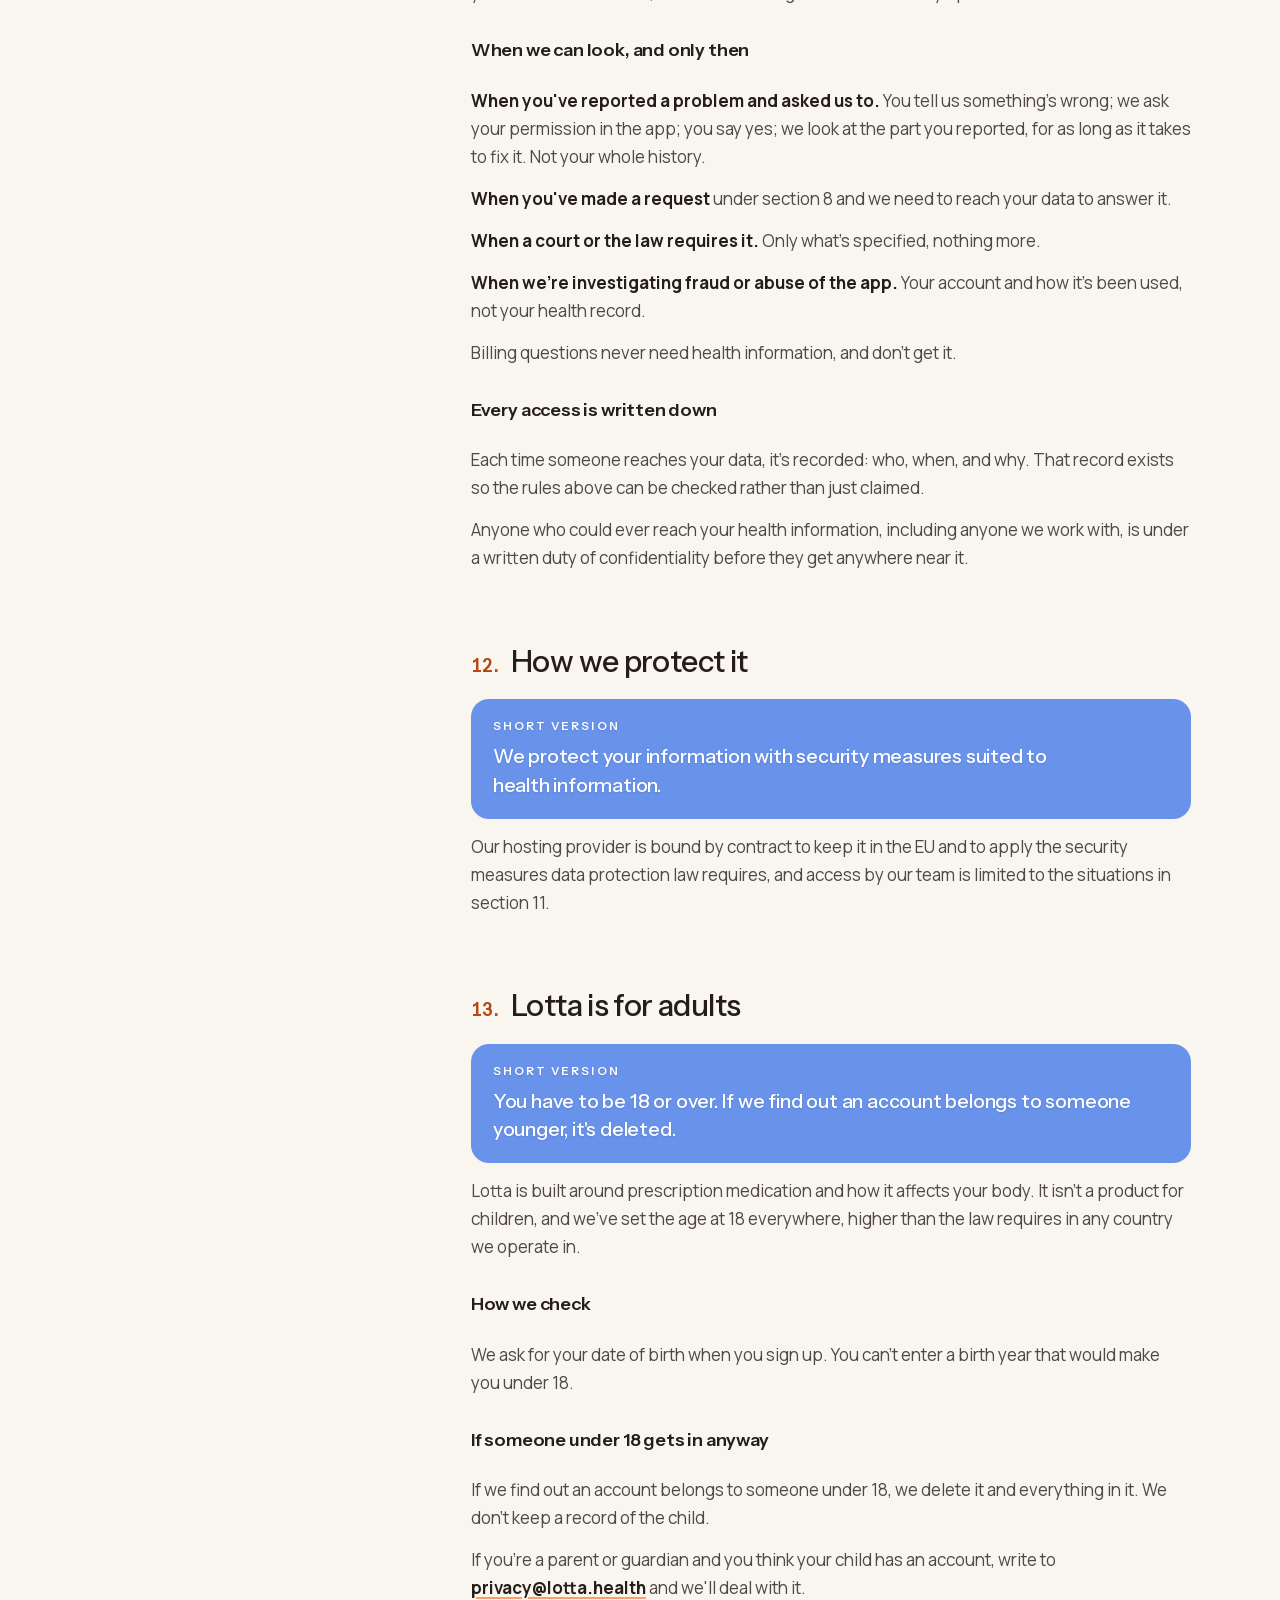
<file: legal.html>
<!doctype html>
<html lang="en">
<head>
<meta charset="utf-8">
<meta name="viewport" content="width=device-width, initial-scale=1, viewport-fit=cover">
<title>Privacy, Terms and US Health Data · Lotta</title>
<meta name="description" content="Lotta’s Privacy Policy, Terms &amp; Conditions and US Consumer Health Data Privacy Policy, on one page.">
<link rel="canonical" href="https://www.lotta.health/legal">
<meta property="og:site_name" content="Lotta">
<meta property="og:type" content="website">
<meta property="og:title" content="Privacy, Terms and US Health Data">
<meta property="og:description" content="Lotta’s Privacy Policy, Terms &amp; Conditions and US Consumer Health Data Privacy Policy, on one page.">
<meta property="og:url" content="https://www.lotta.health/legal">
<meta property="og:image" content="https://www.lotta.health/assets/share-home.jpg">
<meta name="twitter:card" content="summary_large_image">
<link rel="icon" href="favicon.ico" sizes="48x48">
<link rel="icon" href="favicon-96.png" type="image/png" sizes="96x96">
<link rel="icon" href="favicon.svg" type="image/svg+xml">
<link rel="apple-touch-icon" href="apple-touch-icon.png">
<link rel="alternate" type="application/rss+xml" title="Between Appointments, the Lotta blog" href="blog/rss.xml">
<meta name="theme-color" content="#F9F5EF">
<link rel="preload" href="assets/fonts/instrument-sans-latin.woff2" as="font" type="font/woff2" crossorigin>
<link rel="preload" href="assets/fonts/manrope-latin.woff2" as="font" type="font/woff2" crossorigin>
<link rel="stylesheet" href="pages.css">
<script>
  /* A page opened by a link starts at its top, whatever the browser carried over from the page before; Back, Forward and reload keep their place. */
  (function () { try { var n = performance.getEntriesByType('navigation')[0]; if (!location.hash && (!n || n.type === 'navigate')) { var top = function () { window.scrollTo({ top: 0, left: 0, behavior: 'instant' }); }; top(); document.addEventListener('DOMContentLoaded', top); window.addEventListener('pageshow', function (e) { if (!e.persisted) top(); }); } } catch (e) {} })();
  /* viewer message: highlight placeholder words (same switch as the home page) */
  window.addEventListener('message', function (e) { if (e.data && e.data.type === 'lotta-ph') document.documentElement.classList.toggle('show-ph', !!e.data.on); });
</script>
</head>
<body>
<a class="skip" href="#main">Skip to content</a>
<header class="nav">
  <div class="nav-in">
    <a class="nav-logo" href="/"><span class="logo" role="img" aria-label="Lotta, home"></span></a>
    <nav class="nav-links" aria-label="Main">
      <a href="/#inside">What's inside</a>
      <a href="/#journey">The journey</a>
      <a href="blog/">Blog</a>
      <a href="/#faq">FAQ</a>
    </nav>
    <div class="nav-cta">
      <a class="btn btn-primary btn-sm" href="/#join-beta">Join the beta</a>
      <button class="nav-menu" type="button" aria-expanded="false" aria-controls="sheet" aria-label="Menu"><i></i><i></i></button>
    </div>
  </div>
</header>
<!-- sheet -->
<div class="sheet" id="sheet" role="dialog" aria-modal="true" aria-label="Menu" hidden>
  <div class="sheet-top">
    <a class="nav-logo" href="/"><span class="logo" role="img" aria-label="Lotta, home"></span></a>
    <button class="sheet-close" type="button" aria-label="Close menu"></button>
  </div>
  <nav class="sheet-links" aria-label="Main">
    <a href="/#inside">What's inside<svg viewBox="0 0 24 24" aria-hidden="true"><path d="M4.5 12h15M13.5 6l6 6-6 6" fill="none" stroke="currentColor" stroke-width="2" stroke-linecap="round" stroke-linejoin="round"/></svg></a>
    <a href="/#journey">The journey<svg viewBox="0 0 24 24" aria-hidden="true"><path d="M4.5 12h15M13.5 6l6 6-6 6" fill="none" stroke="currentColor" stroke-width="2" stroke-linecap="round" stroke-linejoin="round"/></svg></a>
    <a href="blog/">Blog<svg viewBox="0 0 24 24" aria-hidden="true"><path d="M4.5 12h15M13.5 6l6 6-6 6" fill="none" stroke="currentColor" stroke-width="2" stroke-linecap="round" stroke-linejoin="round"/></svg></a>
    <a href="/#faq">FAQ<svg viewBox="0 0 24 24" aria-hidden="true"><path d="M4.5 12h15M13.5 6l6 6-6 6" fill="none" stroke="currentColor" stroke-width="2" stroke-linecap="round" stroke-linejoin="round"/></svg></a>
  </nav>
  <a class="btn btn-primary" href="/#join-beta">Join the beta</a>
</div>
<script>
  /* The phone menu: opens over the page, keeps the keyboard inside it, closes with its button, with Escape, or when a link is chosen. */
  (function () {
    var d = document, sheet = d.getElementById('sheet'), btn = d.querySelector('.nav-menu'); if (!sheet || !btn) return;
    var close = sheet.querySelector('.sheet-close');
    function behind() { return [].slice.call(d.querySelectorAll('header.nav, main, footer.foot')); }
    function open() { sheet.hidden = false; btn.setAttribute('aria-expanded', 'true'); behind().forEach(function (e) { e.setAttribute('inert', ''); }); d.documentElement.style.overflow = 'hidden'; close.focus(); }
    function shut(back) { if (sheet.hidden) return; sheet.hidden = true; btn.setAttribute('aria-expanded', 'false'); behind().forEach(function (e) { e.removeAttribute('inert'); }); d.documentElement.style.overflow = ''; if (back) btn.focus(); }
    btn.addEventListener('click', open);
    close.addEventListener('click', function () { shut(true); });
    sheet.addEventListener('click', function (e) { if (e.target.closest && e.target.closest('a')) shut(false); });
    d.addEventListener('keydown', function (e) {
      if (sheet.hidden) return;
      if (e.key === 'Escape') { shut(true); return; }
      if (e.key === 'Tab') {
        var f = [].slice.call(sheet.querySelectorAll('a, button')), first = f[0], last = f[f.length - 1];
        if (e.shiftKey && d.activeElement === first) { e.preventDefault(); last.focus(); }
        else if (!e.shiftKey && d.activeElement === last) { e.preventDefault(); first.focus(); }
      }
    });
    window.addEventListener('resize', function () { if (window.innerWidth >= 900) shut(false); });
  })();
</script>
<!-- /sheet -->

<main id="main">
  <div class="lg">
    <div class="wrap lg-wrap">
      <h1 class="vh">Lotta legal documents</h1>
      <aside class="lg-side">
        <nav class="lg-nav" aria-label="Legal documents">
        <p class="lg-label" aria-hidden="true">Legal</p>
        <ul class="lg-docs">
          <li class="lg-doc on"><a class="lg-doc-a" href="#privacy"><span class="lg-dash" aria-hidden="true"></span><span class="lg-n">Privacy Policy</span><span class="lg-n-s">Privacy</span></a></li>
          <li class="lg-doc"><a class="lg-doc-a" href="#consumer-health-data"><span class="lg-dash" aria-hidden="true"></span><span class="lg-n">Consumer Health Data <span class="nw">(US)</span></span><span class="lg-n-s">US health data</span></a></li>
          <li class="lg-doc"><a class="lg-doc-a" href="#terms"><span class="lg-dash" aria-hidden="true"></span><span class="lg-n">Terms &amp; Conditions</span><span class="lg-n-s">Terms</span></a></li>
        </ul>
        </nav>
      </aside>
      <div class="lg-main">
        <article class="lg-article" id="privacy" aria-labelledby="privacy-h" data-title="Privacy Policy · Lotta">
          <header class="lg-head">
            <p class="kicker">Privacy Policy</p>
            <h2 class="lg-title" id="privacy-h" tabindex="-1">Your privacy at Lotta</h2>
            <div class="lg-intro">
          <p>Lotta holds information about your health: what you take, how you feel, what you eat. That's not something anyone hands over lightly, so this document tells you plainly what we hold, why, who else ever handles it, and what you can ask us to do with it.</p>
          <p>Every section starts with a short version, so you can get the answer in a line and read on only if you want to.</p>
          <p><b>If you're in the United States</b>, please also read section 17. <b>If you've visited our website, joined the waitlist or applied to test Lotta</b>, section 18 is the part that applies to you.</p>
            </div>
            <p class="lg-meta">Last updated: October 2026 · Version 1.0</p>
          </header>
          <section id="privacy-1">
            <h3><span class="h-num">1.</span> Who we are</h3>
          <div class="short"><p class="short-l">Short version</p><p class="short-t">LOTTA, LDA is a company incorporated in Portugal. We're responsible for your information, and you can write to us about it whenever you want.</p></div>
          <p>Registered office: Lisbon, Portugal</p>
          <p>Company number (NIPC): 519547942</p>
          <p>We decide what the app records and what it's used for. Data protection law calls that being the "controller", which in practice means we're the ones answerable to you for everything in this document.</p>
          <p>If you want to talk to us about your information, write to <a href="mailto:privacy@lotta.health"><b>privacy@lotta.health</b></a>.</p>
          </section>
          <section id="privacy-2">
            <h3><span class="h-num">2.</span> What this document covers</h3>
          <div class="short"><p class="short-l">Short version</p><p class="short-t">This policy covers everyone who uses Lotta.</p></div>
          <p>If you're in the United States, section 17 sets out what US law adds, and links to our separate Consumer Health Data Privacy Policy.</p>
          </section>
          <section id="privacy-3">
            <h3><span class="h-num">3.</span> What Lotta knows about you</h3>
          <div class="short"><p class="short-l">Short version</p><p class="short-t">What you give us when you sign up and as you use the app, plus whether you have a subscription. Some of it is needed for Lotta to work. The rest is up to you.</p></div>
          <h4>Where it comes from</h4>
          <p>Everything Lotta holds comes from you: what you tell us when you sign up, and what you record as you use the app.</p>
          <p>There are two exceptions. Apple sells you your subscription, so Apple tells us whether you have one and what kind. And if you sign in with Apple or Google, they pass us the sign-in details you agree to share.</p>
          <p>We don't import your information from other apps. We don't buy data about you from anyone. We don't go looking for anything you haven't recorded yourself.</p>
          <h4>What you record, section by section</h4>
          <p><b>When you sign up</b></p>
          <ul>
            <li>Your email address, or your Apple sign-in if you use one</li>
            <li>Your first name and your date of birth</li>
            <li>The country you live in</li>
            <li>Your biological sex, your gender (you can choose not to say), and your height</li>
            <li>Where you are in your treatment</li>
            <li>What you'd like help with, and what's on your mind</li>
            <li>When you'd like your reminders</li>
          </ul>
          <p><b>Med</b></p>
          <ul>
            <li>Your medication: which one, the dose, and when you take it</li>
            <li>Symptoms, and how you're feeling</li>
          </ul>
          <p><b>Eat</b></p>
          <ul>
            <li>Meals and drinks, including photos of them if you want</li>
            <li>Food allergies and intolerances, and foods that sit badly with you</li>
          </ul>
          <p><b>Weight</b></p>
          <ul>
            <li>Your weight when you start, and the entries you add after that</li>
            <li>Your BMI, which the app shows from your weight and height</li>
          </ul>
          <p><b>Anywhere in the app</b></p>
          <ul>
            <li>Notes you type yourself</li>
          </ul>
          <p><b>Behind the scenes</b></p>
          <ul>
            <li>Whether you have a subscription or a free trial, and what kind</li>
            <li>Your reminder and notification settings</li>
            <li>Only if you switch it on: how you use the app (section 4)</li>
            <li>Crash reports, if the app fails on your phone (section 5)</li>
          </ul>
          <h4>What's required and what's optional</h4>
          <ul>
            <li><b>Required:</b> your sign-up details and everything in Med. They're what Lotta is, so without them there's no app to use.</li>
            <li><b>Optional:</b> Eat and Weight. Each one is separate, and you can switch either on or off at any time in Settings → Privacy.</li>
            <li><b>Optional, and off unless you turn it on:</b> app analytics.</li>
          </ul>
          <p>If you leave Eat or Weight off, the parts of Lotta built on them have nothing to work with, so those features won't show you anything. Everything else works exactly as before. Section 9 covers what happens to what you've already logged when you switch something off.</p>
          <h4>How we look after it</h4>
          <p>Some of what you record is information about your health. We protect everything you record with specific security measures, which section 12 describes.</p>
          <h4>Notes you type are just notes</h4>
          <p>There are three places where you can type freely: a note on any log, a custom allergen name, and a food you tell us sits badly with you.</p>
          <p>We store what you write, show it back to you, and include it in any copy of your data you ask us for.</p>
          <p><b>The app never reads it.</b> Nothing you type there is matched against anything or used to pick what you see. If you want something to change what Lotta shows you, record it through the app's own controls.</p>
          <h4>Your date of birth</h4>
          <p>We use your date of birth to confirm you're 18 or over.</p>
          </section>
          <section id="privacy-4">
            <h3><span class="h-num">4.</span> Why we hold it, and our legal reasons</h3>
          <div class="short"><p class="short-l">Short version</p><p class="short-t">To run Lotta for you. For what you record, the legal reason is your explicit consent, given part by part on the consent screen, and you can take any part back.</p></div>
          <p>The law requires a legal reason for everything we do with your information. Here's each one.</p>
          <div class="tbl"><table>
            <thead><tr><th scope="col">What we do</th><th scope="col">With what</th><th scope="col">Legal reason</th></tr></thead>
            <tbody>
              <tr><td data-label="What we do">Show you what you've recorded, select which of our content you see, and turn what you've logged into questions you may want to bring to your clinician</td><td data-label="With what">Med, Eat, Weight and your sign-up answers. Your notes are only shown back to you</td><td data-label="Legal reason">Your explicit consent</td></tr>
              <tr><td data-label="What we do">Recognise what's on the plate in a meal photo, if you take one</td><td data-label="With what">The photo</td><td data-label="Legal reason">Your explicit consent, as part of Eat</td></tr>
              <tr><td data-label="What we do">Set up your account, sign you in, and contact you about it</td><td data-label="With what">Your email address or Apple or Google sign-in, and your name</td><td data-label="Legal reason">Needed to provide the service you asked for</td></tr>
              <tr><td data-label="What we do">Send the reminders you set up</td><td data-label="With what">Your reminder and notification settings</td><td data-label="Legal reason">Needed to provide the service you asked for</td></tr>
              <tr><td data-label="What we do">Run your subscription</td><td data-label="With what">Your subscription status</td><td data-label="Legal reason">Needed to provide the service you asked for</td></tr>
              <tr><td data-label="What we do">Find and fix crashes</td><td data-label="With what">Crash reports from your phone</td><td data-label="Legal reason">Our legitimate interest in keeping Lotta working. You can object to this (section 8)</td></tr>
              <tr><td data-label="What we do">Understand who uses Lotta, in general terms</td><td data-label="With what">Your country</td><td data-label="Legal reason">Our legitimate interest in understanding who uses Lotta. You can object to this (section 8)</td></tr>
              <tr><td data-label="What we do">See which parts of the app are used, if you switch analytics on</td><td data-label="With what">How you use the app, and your country</td><td data-label="Legal reason">Your consent</td></tr>
              <tr><td data-label="What we do">Keep a record of your consents, withdrawals and deletions</td><td data-label="With what">That record (section 7)</td><td data-label="Legal reason">Our legal obligation to show what you agreed to, and to establish or defend legal claims</td></tr>
              <tr><td data-label="What we do">Answer your requests and complaints</td><td data-label="With what">What you send us</td><td data-label="Legal reason">Our legal obligation</td></tr>
              <tr><td data-label="What we do">Look into fraud or misuse of the app</td><td data-label="With what">Your account and how it's been used, never your health record</td><td data-label="Legal reason">Our legitimate interest in keeping Lotta safe. You can object to this (section 8)</td></tr>
              <tr><td data-label="What we do">Comply with a court order or the law</td><td data-label="With what">Only what's specified</td><td data-label="Legal reason">Our legal obligation</td></tr>
            </tbody>
          </table></div>
          <h4>App analytics is a separate question, and it's off unless you turn it on</h4>
          <p>We'd like to know which parts of the app people use, so we can make the ones that matter better. That's not necessary for Lotta to work, so it's a separate choice, unticked by default, and refusing it changes nothing about the app you get.</p>
          <p>If you do switch it on, we don't include health information in it. Not your medication, not your symptoms, not your weight.</p>
          <p>We won't call this data anonymous, because it isn't. It's kept apart from your health record and it isn't labelled with your name, but it's still connected to an account, and we'd rather tell you that than use a word that sounds better than the truth.</p>
          <h4>Three things we don't do</h4>
          <p><b>We don't sell your information.</b></p>
          <p><b>We don't use it for targeted advertising</b>, and we don't let anyone else use it for that either. Lotta has no advertising in it.</p>
          <p><b>We don't use your information to train AI models.</b></p>
          </section>
          <section id="privacy-5">
            <h3><span class="h-num">5.</span> Who else handles it</h3>
          <div class="short"><p class="short-l">Short version</p><p class="short-t">A small number of companies help us run Lotta. They're all named here, with what each one does.</p></div>
          <h4>Companies that work for us</h4>
          <div class="tbl"><table>
            <thead><tr><th scope="col">Company</th><th scope="col">What they do for us</th><th scope="col">What they handle</th><th scope="col">Where</th></tr></thead>
            <tbody>
              <tr><td data-label="Company"><b>Supabase</b></td><td data-label="What they do for us">Hosting and database. This is where Lotta lives</td><td data-label="What they handle">Everything you record, and your account</td><td data-label="Where">Ireland (EU)</td></tr>
              <tr><td data-label="Company"><b>Our food photo recognition provider</b></td><td data-label="What they do for us">Recognises what's on the plate in a meal photo</td><td data-label="What they handle">The photo only. No name, no account, nothing else about you</td><td data-label="Where">EU</td></tr>
              <tr><td data-label="Company"><b>RevenueCat</b></td><td data-label="What they do for us">Subscription management</td><td data-label="What they handle">Your subscription status, your device type and an account code. No health information</td><td data-label="Where">United States</td></tr>
              <tr><td data-label="Company"><b>Brevo</b></td><td data-label="What they do for us">Sends our emails, including your sign-in codes</td><td data-label="What they handle">Your email address and the emails we send you, including whether they're opened</td><td data-label="Where">EU, with some support services in the United States</td></tr>
              <tr><td data-label="Company"><b>Expo</b></td><td data-label="What they do for us">Delivers app updates and notifications to your phone</td><td data-label="What they handle">A code that lets us reach your phone, and basic details about your device and app version. No health information</td><td data-label="Where">United States</td></tr>
              <tr><td data-label="Company"><b>Sentry</b></td><td data-label="What they do for us">Tells us when the app crashes, so we can fix it</td><td data-label="What they handle">Crash reports from your phone, set up to leave out what you record</td><td data-label="Where">EU</td></tr>
              <tr><td data-label="Company"><b>PostHog</b></td><td data-label="What they do for us">App analytics, only if you switch it on, and counts website visits, without cookies</td><td data-label="What they handle">How you use the app. No health information</td><td data-label="Where">EU (Germany)</td></tr>
            </tbody>
          </table></div>
          <p>These companies work only on our instructions. They can't use your information for their own purposes, and their contracts with us say so.</p>
          <h4>Services you deal with directly</h4>
          <p><b>Apple.</b> Apple sells you the subscription. We don't handle the payment, and we never see your card. That's between you and Apple, under Apple's own terms. If you sign in with Apple, Apple confirms who you are under those same terms.</p>
          <p><b>Google.</b> If you sign in with Google, Google confirms who you are under its own terms.</p>
          <p><b>Open Food Facts.</b> A public, non-profit food database based in France. When you search for a food or scan a barcode, it receives what you searched for and your device's internet address, and nothing else. It handles that under its own privacy policy.</p>
          </section>
          <section id="privacy-6">
            <h3><span class="h-num">6.</span> Where your information is kept</h3>
          <div class="short"><p class="short-l">Short version</p><p class="short-t">Everything you record is stored and processed in the EU, on servers in Ireland. That's the same wherever you live.</p></div>
          <p>A few of the companies in section 5 are based in the United States, or use services there: RevenueCat, Expo, and parts of Brevo's service. What they handle is account and device information, never what you record about your health. Those transfers are protected by the safeguards the law requires: standard contractual clauses approved by the European Commission, the UK's equivalent for UK users, or the EU-US Data Privacy Framework. You can ask us for a copy of the safeguards at <a href="mailto:privacy@lotta.health"><b>privacy@lotta.health</b></a>.</p>
          <p><b>If you're in the UK</b>, your information travels from the UK to Ireland. UK law allows that. The UK has approved transfers to countries in the European Economic Area, which includes Ireland, so no additional arrangement is needed.</p>
          <p><b>If you're in Brazil</b>, your information travels to Ireland, and Brazilian law allows that: in January 2026 Brazil's data protection authority recognised the European Union as providing an adequate level of protection. Where one of the United States companies above handles your account or device information, that transfer is allowed because it's needed to provide the service you signed up for. You keep every right Brazilian law gives you, and section 8 lists them.</p>
          </section>
          <section id="privacy-7">
            <h3><span class="h-num">7.</span> How long we keep it</h3>
          <div class="short"><p class="short-l">Short version</p><p class="short-t">Your health record lives as long as your account does. Delete your account and it's gone, thirty days later. Stop using Lotta entirely and we'll eventually delete it for you, but we'll email you first.</p></div>
          <h4>While you're using Lotta</h4>
          <p>Everything you record stays until you remove it or delete your account. Your logs aren't deleted if your subscription ends.</p>
          <h4>If you delete your account</h4>
          <p>Everything goes. It becomes invisible immediately, it's recoverable for thirty days if you change your mind, and after that a job runs that deletes it permanently. Section 10 covers this properly.</p>
          <h4>If you stop using Lotta without deleting it</h4>
          <p>People sometimes stop using an app without closing their account. When that happens, we don't keep your information indefinitely.</p>
          <p>So: if you haven't opened Lotta for <b>twenty-four months</b>, we'll email you to say the account is heading for deletion, tell you the date, and remind you that opening the app keeps it and that you can ask for a copy of your data first. If we hear nothing for <b>three months</b> after that, the account is deleted, with the same thirty-day window as any other deletion.</p>
          <p>Altogether that's about <b>twenty-seven months</b> from your last visit before deletion starts, and about twenty-eight before it's final.</p>
          <p><b>If you have a live subscription, none of this applies.</b> We don't auto-delete an account someone is paying for.</p>
          <h4>The one thing we keep after everything else is gone</h4>
          <p>When we delete your data, we keep a record of the consents you gave, the ones you took back, and the deletion itself.</p>
          <p>We keep it for two reasons. If you ever ask whether you agreed to something, the law puts the burden on us to prove it, and without a record we can't. And if you ask us to delete your data, the record is the only evidence that we actually did.</p>
          <p>It's kept apart from everything else and it doesn't read as health information. Your identifier in it is a code, not your name. Your email address is held separately again, under lock, and the two are only ever put together if you ask us to or if a court requires it.</p>
          <p>We keep it for six years after your account is deleted, which covers the usual time limits for legal claims in the countries we operate in. Then it's deleted.</p>
          </section>
          <section id="privacy-8">
            <h3><span class="h-num">8.</span> What you can ask us to do</h3>
          <div class="short"><p class="short-l">Short version</p><p class="short-t">You can see it, correct it, take it, delete it, or tell us to stop. Ask us at <a href="mailto:privacy@lotta.health"><b>privacy@lotta.health</b></a> and we'll do it inside the time your law allows.</p></div>
          <h4>Your rights, one by one</h4>
          <ul>
            <li><b>Find out whether we hold anything about you at all.</b> A yes or no, with nothing else attached.</li>
            <li><b>Get a copy of everything we hold.</b> Your account, your consents, everything you've recorded, your history, the record of which content the app showed you, your subscription details, analytics if you turned it on, anything you've written to support, and when your data was accessed and why.</li>
            <li><b>Take your data elsewhere.</b> This one is narrower than a copy, on purpose: it's the information you gave us and the entries you made.</li>
            <li><b>Correct something that's wrong.</b> We change the specific thing and nothing else.</li>
            <li><b>Delete your data.</b> Section 10.</li>
            <li><b>Tell us to stop using it</b> while a question is unresolved, without deleting it.</li>
            <li><b>Object to us using it.</b></li>
            <li><b>Take back your permission</b>, for any part, at any time. Section 9.</li>
            <li><b>Ask who your information has been shared with.</b></li>
            <li><b>Complain.</b> Section 14.</li>
            <li><b>Appeal</b>, if we turn a request down. We'll tell you how at the time we refuse, and you can always go to a regulator instead or as well.</li>
          </ul>
          <h4>How to ask</h4>
          <p>Write to <a href="mailto:privacy@lotta.health"><b>privacy@lotta.health</b></a> and tell us what you want. You don't need to use particular words or give a reason.</p>
          <p>We'll need to be sure it's really you before we hand over health information. That usually means answering from the email address on the account. We'll never make you create an account, or keep one open, in order to exercise a right.</p>
          <h4>How long we take</h4>
          <div class="tbl"><table>
            <thead><tr><th scope="col">Where you are</th><th scope="col">When you'll hear back</th></tr></thead>
            <tbody>
              <tr><td data-label="Where you are">Brazil</td><td data-label="When you&#x27;ll hear back">We confirm immediately that we've got your request. The full answer within <b>15 days</b></td></tr>
              <tr><td data-label="Where you are">EU, Portugal, UK</td><td data-label="When you&#x27;ll hear back">Within <b>one month</b>. If it's complicated we may need longer, and we'll tell you inside the month if so</td></tr>
              <tr><td data-label="Where you are">United States</td><td data-label="When you&#x27;ll hear back">Within <b>45 days</b>. We can extend once, and we'll tell you before the first 45 days are up</td></tr>
            </tbody>
          </table></div>
          <h4>Two things worth knowing</h4>
          <p><b>Getting a copy isn't instant.</b> One of us puts it together by hand, which is why the timescales above are what they are rather than a download link.</p>
          <p><b>If you've already started deleting your account</b>, anything you ask for between then and the final day is handled by email. There's nothing to log in to at that point, so we do it that way instead, and we'll tell you so on the deletion screen.</p>
          </section>
          <section id="privacy-9">
            <h3><span class="h-num">9.</span> Turning something off, and taking back your consent</h3>
          <div class="short"><p class="short-l">Short version</p><p class="short-t">Eat and Weight are yours to switch off whenever you like. When you switch one off, we'll ask whether you want to keep what you've already logged or erase it. Either answer is fine.</p></div>
          <h4>Turning off and deleting aren't the same thing</h4>
          <p><b>Turning something off</b> stops Lotta using that part of your information from that moment on.</p>
          <p><b>Deleting</b> removes it. That's section 10.</p>
          <p>You can do either at any time, from Settings → Privacy. They're two separate controls, and neither one is buried inside the other.</p>
          <h4>What if I want to stop tracking something?</h4>
          <p>Switch it off. Eat and Weight are yours to turn on and off whenever you like.</p>
          <p>Medication and symptoms are different. They're what Lotta is, so they're part of the app rather than an option inside it. If you want to stop those, you're deleting your account, and section 10 covers what happens then.</p>
          <h4>What happens to what I already logged?</h4>
          <p>When you switch a domain off, we'll ask you one question straight away: <b>keep what you've already logged, or erase it?</b></p>
          <p>Both answers are fine. You might be pausing for a month and want your history waiting when you come back. You might want it gone today. We ask instead of guessing, and we write down what you told us, so if it ever comes up, we can show that you were asked and that we did what you said.</p>
          <p><b>If you choose to erase</b>, everything in that part of the app is gone within fifteen days.</p>
          <p><b>If you choose to keep</b>, it just sits there. Nothing reads it. Nothing uses it. It waits until you either switch the domain back on or ask us to delete it, either through this same route or by deleting your account.</p>
          <p>There's no time limit on that, because you're the one who ends it. Choosing to keep your data is you telling us to go on holding health information for you, and we treat it as exactly that: your decision, live until you change it.</p>
          <h4>Does taking back consent undo what came before?</h4>
          <p>No, and we want to be straight about that. Turning something off stops Lotta using that information from that point forward. It doesn't reach backwards, and it doesn't make what happened before it improper. What it does is stop things, from the moment you say so.</p>
          <h4>Will turning something off change how Lotta treats me?</h4>
          <p>Only in the obvious way. Switch off Eat and the food parts of Lotta stop working, because there's nothing for them to work on. That's the switch doing what it says.</p>
          <p>Everything else carries on exactly as before. We won't degrade the rest of the app, and we won't treat you differently for having used a right that's yours.</p>
          </section>
          <section id="privacy-10">
            <h3><span class="h-num">10.</span> Deleting your account</h3>
          <div class="short"><p class="short-l">Short version</p><p class="short-t">Everything disappears straight away, you've got thirty days to change your mind, and then it's permanently gone. Deleting your account does <b>not</b> cancel your Apple subscription. Only you can do that.</p></div>
          <h4>What happens when you tap delete</h4>
          <p>Everything becomes invisible immediately. You can still sign in, but there's nothing there.</p>
          <p>For <b>thirty days</b>, you can cancel the deletion and get everything back exactly as it was.</p>
          <p>After thirty days, a job runs and removes it permanently. That job deletes; it can't read.</p>
          <p>The only thing that survives is the record described at the end of section 7: that you consented, that you withdrew, that you deleted. Nothing about your health.</p>
          <h4>Your subscription is a separate thing, and this part matters</h4>
          <p><b>Deleting your Lotta account does not cancel your Apple subscription.</b> We can't cancel it for you. Nobody at Lotta can. An App Store subscription belongs to your Apple ID, and only you can end it, from your Apple settings.</p>
          <p>If you delete your account without cancelling, <b>you'll keep being charged for an app showing you nothing.</b> So do that first. The deletion screen points you to the right place in your Apple settings.</p>
          <p><b>If you're on a free trial</b>, the same applies. Deleting your account doesn't cancel it, and unless you cancel it through Apple before it ends, it turns into a paid subscription.</p>
          <p>Once you cancel, your subscription runs to the end of the period you've already paid for. Anything to do with refunds is handled by Apple, under Apple's terms, and you can ask them directly.</p>
          <h4>Cancelling your subscription is not the same as deleting your account</h4>
          <p>If you cancel or let a subscription lapse, <b>nothing is deleted.</b> Your account stays, your logs stay, and you can ask us for a copy of your data at any time.</p>
          <h4>If you've asked us for something and then delete</h4>
          <p>If you've asked for a copy of your data, or made any other request, we finish answering it before the deletion completes. We won't destroy the record we need in order to answer you.</p>
          </section>
          <section id="privacy-11">
            <h3><span class="h-num">11.</span> When a person can see your data</h3>
          <div class="short"><p class="short-l">Short version</p><p class="short-t">By default, nobody at Lotta can look at your health record. There are a few narrow exceptions, they're listed here, and every single access is logged.</p></div>
          <h4>The default</h4>
          <p>Lotta is built so that we can't casually look. There's no admin screen anywhere that displays your health information, so there's nothing for one of us to idly open.</p>
          <h4>When we can look, and only then</h4>
          <p><b>When you've reported a problem and asked us to.</b> You tell us something's wrong; we ask your permission in the app; you say yes; we look at the part you reported, for as long as it takes to fix it. Not your whole history.</p>
          <p><b>When you've made a request</b> under section 8 and we need to reach your data to answer it.</p>
          <p><b>When a court or the law requires it.</b> Only what's specified, nothing more.</p>
          <p><b>When we're investigating fraud or abuse of the app.</b> Your account and how it's been used, not your health record.</p>
          <p>Billing questions never need health information, and don't get it.</p>
          <h4>Every access is written down</h4>
          <p>Each time someone reaches your data, it's recorded: who, when, and why. That record exists so the rules above can be checked rather than just claimed.</p>
          <p>Anyone who could ever reach your health information, including anyone we work with, is under a written duty of confidentiality before they get anywhere near it.</p>
          </section>
          <section id="privacy-12">
            <h3><span class="h-num">12.</span> How we protect it</h3>
          <div class="short"><p class="short-l">Short version</p><p class="short-t">We protect your information with security measures suited to health information.</p></div>
          <p>Our hosting provider is bound by contract to keep it in the EU and to apply the security measures data protection law requires, and access by our team is limited to the situations in section 11.</p>
          </section>
          <section id="privacy-13">
            <h3><span class="h-num">13.</span> Lotta is for adults</h3>
          <div class="short"><p class="short-l">Short version</p><p class="short-t">You have to be 18 or over. If we find out an account belongs to someone younger, it's deleted.</p></div>
          <p>Lotta is built around prescription medication and how it affects your body. It isn't a product for children, and we've set the age at 18 everywhere, higher than the law requires in any country we operate in.</p>
          <h4>How we check</h4>
          <p>We ask for your date of birth when you sign up. You can't enter a birth year that would make you under 18.</p>
          <h4>If someone under 18 gets in anyway</h4>
          <p>If we find out an account belongs to someone under 18, we delete it and everything in it. We don't keep a record of the child.</p>
          <p>If you're a parent or guardian and you think your child has an account, write to <a href="mailto:privacy@lotta.health"><b>privacy@lotta.health</b></a> and we'll deal with it.</p>
          </section>
          <section id="privacy-14">
            <h3><span class="h-num">14.</span> If you're unhappy</h3>
          <div class="short"><p class="short-l">Short version</p><p class="short-t">Tell us first: write to <a href="mailto:privacy@lotta.health"><b>privacy@lotta.health</b></a>. We'll acknowledge it within 30 days and tell you what we've done. You can also go to a data protection regulator, at any point, whether or not you've spoken to us.</p></div>
          <h4>Complaining to us</h4>
          <p>Write to us and say what's wrong. We'll come back within 30 days to confirm we've got it, and we'll tell you the outcome once we've looked into it.</p>
          <p>You don't have to complain to us first. It's just usually faster, and if we've made a mistake we'd rather fix it than hear about it from a regulator.</p>
          <h4>Complaining to a regulator</h4>
          <p>You can complain to the data protection authority in your country. That right exists independently of anything we do. We can't waive it, delay it, or ask you not to use it.</p>
          </section>
          <section id="privacy-15">
            <h3><span class="h-num">15.</span> When this document changes</h3>
          <div class="short"><p class="short-l">Short version</p><p class="short-t">We'll always tell you what changed and when. If a change means doing something new with your information, we'll ask you again rather than assume the old yes still covers it.</p></div>
          <p>Every version of this policy carries a version number and the month and year it was last updated, both at the top of the page. We keep the older versions, so it's always possible to show you the exact wording you agreed to.</p>
          <h4>What happens depends on what changed</h4>
          <div class="tbl"><table>
            <thead><tr><th scope="col">The change</th><th scope="col">What we do</th></tr></thead>
            <tbody>
              <tr><td data-label="The change">Rewording, better explanations, same practices</td><td data-label="What we do">Update the version, publish it, note the date</td></tr>
              <tr><td data-label="The change">A different company doing the same job as one already listed in section 5</td><td data-label="What we do">Update section 5, the version and the date</td></tr>
              <tr><td data-label="The change">A new kind of information, a new purpose, a new kind of company handling your data, or a company that would use it for its own purposes</td><td data-label="What we do"><b>Ask you again.</b> The old permission doesn't stretch to cover it</td></tr>
              <tr><td data-label="The change">Anything that would make the earlier version misleading in hindsight</td><td data-label="What we do">Ask you again. This isn't a courtesy: a consent given against a description that turns out to be wrong isn't a valid consent</td></tr>
            </tbody>
          </table></div>
          <p>If we ever change something in a way that reaches back over information we already hold, we'll email you and tell you in the app before the change takes effect. You can then switch off or erase the parts affected in Settings → Privacy, or delete your account.</p>
          </section>
          <section id="privacy-16">
            <h3><span class="h-num">16.</span> Who to contact</h3>
          <div class="short"><p class="short-l">Short version</p><p class="short-t"><a href="mailto:privacy@lotta.health"><b>privacy@lotta.health</b></a>, for anything at all about your information.</p></div>
          <p>Filipa Figueiredo Filipe, one of our founders, leads data protection at Lotta for every country we operate in. Write to <a href="mailto:privacy@lotta.health"><b>privacy@lotta.health</b></a> with a question, a request under section 8, or a complaint, and it reaches her.</p>
          <p><b>If you're in Brazil</b>, Brazilian law requires us to name an Encarregada pelo Tratamento de Dados Pessoais and publish how to reach her. That's Filipa Figueiredo Filipe, at the same address, with Margarida Mendes da Maia as her designated substitute.</p>
          </section>
          <section id="privacy-17">
            <h3><span class="h-num">17.</span> If you're in the United States</h3>
          <div class="short"><p class="short-l">Short version</p><p class="short-t">Everything in this policy applies to you. US law adds a few things, and they're gathered here.</p></div>
          <h4>Our Consumer Health Data Privacy Policy</h4>
          <p>Washington and Nevada require health information to be described in a separate document. You can read ours in the app under Settings, and at <a href="#consumer-health-data">lotta.health/privacy</a>.</p>
          <h4>What we don't do</h4>
          <p>We don't sell your personal information, and we don't use it for targeted advertising. Nobody tracks you across other websites or services through Lotta.</p>
          <h4>If you're in Nevada</h4>
          <ul>
            <li><b>What we collect and who handles it</b>: sections 3 and 5.</li>
            <li><b>Reviewing and correcting your information</b>: section 8.</li>
            <li><b>How we tell you about changes</b>: section 15.</li>
            <li><b>The date this notice took effect</b>: 01/10/2026</li>
          </ul>
          <p>Nevada also asks us to give you a way to tell us not to sell your information. We don't sell it, but if you want to tell us anyway, write to <a href="mailto:privacy@lotta.health"><b>privacy@lotta.health</b></a>. We'll respond within 60 days, and if we need longer we can take another 30 and will tell you.</p>
          </section>
          <section id="privacy-18">
            <h3><span class="h-num">18.</span> Our website, the waitlist and the beta</h3>
          <div class="short"><p class="short-l">Short version</p><p class="short-t">If you've visited our website, joined the waitlist or applied to test Lotta, this is the part that applies to you. Once you use the app itself, the rest of this policy applies too.</p></div>
          <h4>Visiting our website</h4>
          <p>Our legal reason is our legitimate interest in knowing how the site is used, and you can object (section 8).</p>
          <h4>Cookies</h4>
          <p>Our website doesn't use cookies, and it doesn't save anything else on your device.</p>
          <p>We count visits with PostHog, in a mode that saves nothing on your device. When you open a page or press a button, PostHog receives the page's address, the page you came from, any campaign label in the link you followed, your type of browser and device, and your screen size. To tell visits apart within a day, PostHog turns your internet address and browser into a scrambled code using a key that changes every day, then removes your internet address. A visit on one day can't be linked to a visit on another, and we never learn who you are. We don't use any of this for advertising.</p>
          <p>Like any website, our host (GitHub) and the services that deliver our fonts and code (Google Fonts, Cloudflare and jsDelivr) receive your internet address when your browser asks them for those files.</p>
          <p><b>Your choices:</b> you can object to the visit counting (section 8), or block it with your browser's privacy settings or a content blocker. The site works the same either way.</p>
          <h4>The waitlist</h4>
          <p>You give us your email address and your country, and we use them to keep your place and tell you when Lotta launches. If you also tick the box for news, we'll send you emails about Lotta. You can unsubscribe from any email.</p>
          <p>Legal reason: your consent. We keep your details until 12 months after Lotta launches, or until you unsubscribe, whichever comes first.</p>
          <h4>Applying to the beta</h4>
          <p>The application asks your name, your country of residence, your email and where you are in your journey with <span class="nw">GLP-1</span> medication. Because that answer can show you take, or are considering, a prescription medicine, we treat it as health information.</p>
          <p>If you came to us through a link we shared, we also save that link's label (for example "instagram") with your application, so we know which channels bring people to Lotta.</p>
          <p><b>Legal reason:</b> your consent, and your explicit consent for the medication answer.</p>
          <p>Your application is deleted three months after the beta ends. If you participate in the beta testing, we use your email to invite you, and the rest of the application is deleted once you've joined.</p>
          <p>Your application is stored with Brevo, you can find their Terms of Service <a href="https://www.brevo.com/legal/termsofuse/" target="_blank" rel="noopener">here</a> and their Privacy Policy is <a href="https://www.brevo.com/legal/privacypolicy/" target="_blank" rel="noopener">here</a>.</p>
          <h4>Testing the beta</h4>
          <p>Apple sends your invitation and installs the test version through TestFlight, under Apple's own terms. Apple passes us any crash reports and feedback you choose to send.</p>
          <p>At the start and end of the beta we ask a few questions, such as how confident you feel about eating well and where you are with <span class="nw">GLP-1</span> medication. Your answers are linked to a tester code, not your email address.</p>
          <p>Legal reason: your explicit consent. We delete them six months after the beta ends.</p>
          </section>
          <div class="lg-close">
          <p>Questions about Lotta, or feedback? Write to <a href="mailto:hello@lotta.health"><b>hello@lotta.health</b></a>.</p>
          </div>
        </article>
        <article class="lg-article" id="consumer-health-data" aria-labelledby="consumer-health-data-h" data-title="Consumer Health Data Privacy Policy (US) · Lotta">
          <header class="lg-head">
            <p class="kicker">United States</p>
            <h2 class="lg-title" id="consumer-health-data-h" tabindex="-1">Lotta Consumer Health Data Privacy Policy (United States)</h2>
            <div class="lg-intro">
          <p>This policy sits alongside our <a href="#privacy">Privacy Policy</a> and is separate from it. It explains how Lotta handles consumer health data, as Washington's My Health My Data Act and Nevada law define it. It applies if you use Lotta in the United States. Washington's law also covers anyone whose data is collected in Washington, wherever they live.</p>
          <p>Lotta is made by Lotta, Lda, Lisbon, Portugal. Write to us at <a href="mailto:privacy@lotta.health"><b>privacy@lotta.health</b></a>.</p>
            </div>
            <p class="lg-meta">Effective date: 1 October 2026 · Version 1.0</p>
          </header>
          <section id="chd-1">
            <h3><span class="h-num">1.</span> What counts as consumer health data</h3>
          <p>Information that is linked to you and says something about your physical or mental health. In Lotta, that means what you record, and what the app selects for you based on it.</p>
          </section>
          <section id="chd-2">
            <h3><span class="h-num">2.</span> What we collect, where it comes from, and what we do with it</h3>
          <div class="tbl"><table>
            <thead><tr><th scope="col">What</th><th scope="col">Where it comes from</th><th scope="col">What we do with it</th></tr></thead>
            <tbody>
              <tr><td data-label="What">Your medication: which one, the dose, and when you take it. Symptoms and how you're feeling</td><td data-label="Where it comes from">You</td><td data-label="What we do with it">Record it, show it back to you, select which of our content you see, and turn what you've logged into questions you may want to bring to your clinician</td></tr>
              <tr><td data-label="What">Where you are in your treatment, what you'd like help with, and what's on your mind</td><td data-label="Where it comes from">You, when you sign up</td><td data-label="What we do with it">Show it back to you and select which of our content you see</td></tr>
              <tr><td data-label="What">Your height, biological sex, weight entries, and the BMI the app shows from them</td><td data-label="Where it comes from">You. Weight entries only if you switch Weight on</td><td data-label="What we do with it">Record it, show it back to you, and select which of our content you see</td></tr>
              <tr><td data-label="What">Meals and drinks, meal photos, allergies and intolerances, and foods that sit badly with you</td><td data-label="Where it comes from">You, only if you switch Eat on</td><td data-label="What we do with it">Record it, show it back to you, and select which of our content you see. If you take a meal photo, the photo alone goes to our food photo recognition provider to identify what's on the plate</td></tr>
              <tr><td data-label="What">Notes you type</td><td data-label="Where it comes from">You</td><td data-label="What we do with it">Store them and show them back to you. The app never reads them</td></tr>
              <tr><td data-label="What">Which of our content the app has selected and shown you</td><td data-label="Where it comes from">The app, from what you record</td><td data-label="What we do with it">Avoid showing you the same thing twice, and include it in any copy of your data you ask for</td></tr>
              <tr><td data-label="What">If you apply to test Lotta: where you are with <span class="nw">GLP-1</span> medication, only if you tick the separate box</td><td data-label="Where it comes from">You, on the application form</td><td data-label="What we do with it">Choose testers</td></tr>
              <tr><td data-label="What">If you test Lotta: your answers to our beta questionnaires, linked to a tester code</td><td data-label="Where it comes from">You</td><td data-label="What we do with it">Understand how the beta went</td></tr>
            </tbody>
          </table></div>
          <p>We also use any of this to answer a request you make under section 4, and when the law requires it.</p>
          <p>We don't buy health data about you, and we don't import it from other apps.</p>
          <p><b>How it's handled.</b> Everything you record is stored on servers in Ireland (EU), run by our hosting provider, and protected with security measures suited to health information. A person at Lotta sees your health data only if you've reported a problem and said yes in the app, to answer a request you've made, or when the law requires it. Every access is logged. Lotta doesn't make automatic decisions about you that have legal or similarly significant effects.</p>
          </section>
          <section id="chd-3">
            <h3><span class="h-num">3.</span> Who we share it with</h3>
          <p>We don't share your consumer health data with any third party, and we don't sell it. Lotta has no affiliates.</p>
          <p>A few companies process it for us, only on our instructions and under contracts that stop them using it for anything else:</p>
          <ul>
            <li><b>Hosting and database</b> (Supabase, Ireland): everything you record</li>
            <li><b>Food photo recognition (pending)</b>: the meal photo only, with no name or account attached</li>
            <li><b>Brevo</b>: your beta application, if you apply</li>
          </ul>
          <p>Other companies that help us run Lotta, such as email, subscription management and notifications, handle your account details, which could show that you use Lotta. They're listed in section 5 of our Privacy Policy, and they work only on our instructions too.</p>
          <p>When you search for a food or scan a barcode, what you searched for goes to Open Food Facts, a public food database in France, together with your device's internet address. It doesn't receive your name, your account, or anything you've recorded.</p>
          <p>No third party collects information about your activity over time and across other websites or apps through Lotta. We don't use your information for advertising.</p>
          </section>
          <section id="chd-4">
            <h3><span class="h-num">4.</span> Your rights, and how to use them</h3>
          <ul>
            <li><b>Confirm and access.</b> Ask whether we collect, share or sell your consumer health data, and get a copy. We'll also list any third parties or affiliates we've shared it with, with a way to contact each one. Today that list is empty.</li>
            <li><b>Review and correct.</b> You can change most of what you've recorded in the app. For anything else, ask us.</li>
            <li><b>Withdraw consent.</b> Switch Eat or Weight off at any time in Settings → Privacy. We'll ask whether to keep or erase what you've already logged; if you choose erase, it's gone within 15 days. Medication and symptoms are the core of Lotta, so withdrawing consent for those means deleting your account.</li>
            <li><b>Delete.</b> Do it in the app, or ask us by email. Your account becomes invisible straight away, and you can cancel the deletion for 30 days. After that it's permanent. Everything is deleted within 30 days of confirming the request is yours. We tell every company that processes it for us, and they delete their copies. Copies in backup systems are removed within six months at most.</li>
          </ul>
          <p><b>How to ask.</b> Email <a href="mailto:privacy@lotta.health"><b>privacy@lotta.health</b></a> from the address on your account. We'll never make you create an account to use these rights. It's free at least twice a year. We answer within 45 days. If we need longer, we can extend once by another 45 days, and we'll tell you why before the first 45 days are up.</p>
          <p><b>If we say no.</b> Reply to our decision with the word "appeal". We'll answer in writing within 45 days and explain why. If we still say no, we'll tell you how to complain to the Attorney General of Washington or Nevada.</p>
          <p>Using any of these rights won't change how Lotta treats you. If you switch something off, the only effect is that the features built on it stop working.</p>
          </section>
          <section id="chd-5">
            <h3><span class="h-num">5.</span> Changes to this policy</h3>
          <p>Every version shows its effective date and version number at the top. Before we collect a new kind of health data, use it for a new purpose, or share it with anyone new, we'll tell you and ask for your consent first. For any material change, we'll email you and tell you in the app before it takes effect.</p>
          </section>
          <section id="chd-6">
            <h3><span class="h-num">6.</span> Contact</h3>
          <p><a href="mailto:privacy@lotta.health"><b>privacy@lotta.health</b></a>. Filipa Figueiredo Filipe, one of our founders, leads data protection at Lotta.</p>
          </section>
        </article>
        <article class="lg-article" id="terms" aria-labelledby="terms-h" data-title="Terms &amp; Conditions · Lotta">
          <header class="lg-head">
            <p class="kicker">Terms &amp; Conditions</p>
            <h2 class="lg-title" id="terms-h" tabindex="-1">Lotta Terms &amp; Conditions</h2>
            <div class="lg-intro">
          <p>These terms are the agreement between you and Lotta, Lda. They say what Lotta is, what you can expect from us, what we expect from you, and what happens if something goes wrong.</p>
          <p>Every section starts with a short version. The detail underneath is the part that counts, so please read it before you agree.</p>
          <p><b>Two other documents sit alongside this one.</b> Our Privacy Policy explains what we do with your information. If you're in the United States, our Consumer Health Data Privacy Policy applies too. You'll find both at <a href="#privacy">lotta.health/privacy</a> and in the app under Settings.</p>
          <p><b>Agreeing to these terms is not agreeing to us handling your health information.</b> That's a separate choice, on its own screen, and you can change your mind about it later without ending this agreement.</p>
            </div>
            <p class="lg-meta">Last updated: October 2026 · Version 1.0</p>
          </header>
          <section id="terms-1">
            <h3><span class="h-num">1.</span> Who you're contracting with</h3>
          <div class="short"><p class="short-l">Short version</p><p class="short-t">Lotta, Lda, a company registered in Portugal.</p></div>
          <p>When these terms say "we" or "us", that's who we mean.</p>
          <ul>
            <li>A private limited company (sociedade por quotas) registered in Portugal</li>
            <li>Registered office: Lisbon, Portugal</li>
            <li>Registered at the Conservatória do Registo Comercial de Lisboa under registration and tax number (NIPC and NIF) 519547942</li>
            <li>Email: <a href="mailto:hello@lotta.health"><b>hello@lotta.health</b></a>, or <a href="mailto:privacy@lotta.health"><b>privacy@lotta.health</b></a> for anything about your information</li>
          </ul>
          <p>You download Lotta from Apple's App Store, but Apple isn't a party to this agreement. Section 7 explains what that means.</p>
          </section>
          <section id="terms-2">
            <h3><span class="h-num">2.</span> What Lotta is, and what it isn't</h3>
          <div class="short"><p class="short-l">Short version</p><p class="short-t">Lotta keeps your own record of life on a <span class="nw">GLP-1</span> medicine, shows it back to you, and uses it to pick what you read and the questions you may want to bring to your clinician. It isn't a medical device, and it doesn't give medical advice.</p></div>
          <h4>What Lotta does</h4>
          <ul>
            <li><b>Records</b> what you tell it: your medication and doses, your symptoms and how you're feeling, and, if you switch them on, your meals and your weight. Also anything you write in your own words.</li>
            <li><b>Shows</b> that information back to you, in your own words and numbers.</li>
            <li><b>Selects</b> which of our articles and content you see, based on what you've recorded.</li>
            <li><b>Turns</b> what you've logged into questions you may want to bring to your clinician, including a PDF you can choose to share with them.</li>
          </ul>
          <p>That's the whole list. Everything in Lotta is either something you put there, or something we wrote before it could appear.</p>
          <h4>What Lotta doesn't do</h4>
          <ul>
            <li>It doesn't diagnose anything, or tell you what's wrong.</li>
            <li>It doesn't tell you what dose to take, when to take it, or whether to change or stop.</li>
            <li>It doesn't tell you whether a symptom is serious, normal, or nothing to worry about.</li>
            <li>It doesn't predict anything about your body, and it doesn't work out how much medicine is in it.</li>
            <li>It doesn't replace your doctor, nurse or pharmacist, and it isn't a second opinion.</li>
          </ul>
          <p>Decisions about your treatment are between you and the people treating you. Lotta's job is to help you arrive at those conversations with your own information in front of you.</p>
          <h4>If it's an emergency</h4>
          <p><b>Don't use Lotta.</b> Call your local emergency number, or go to your nearest emergency department. Nobody at Lotta watches what you log, and writing something in the app doesn't reach anyone who can help you.</p>
          </section>
          <section id="terms-3">
            <h3><span class="h-num">3.</span> Who can use Lotta</h3>
          <div class="short"><p class="short-l">Short version</p><p class="short-t">Adults, 18 and over, each with their own account.</p></div>
          <ul>
            <li><b>You must be 18 or over.</b> Lotta is built for adults, and we don't make a version for anyone younger.</li>
            <li><b>The account is yours alone.</b> Don't share it, and don't set one up for someone else.</li>
            <li><b>Record your own information</b>, not somebody else's.</li>
            <li><b>You'll need a compatible iPhone</b>, and an internet connection for some things.</li>
          </ul>
          <p>We ask for your date of birth when you sign up. If we find out an account belongs to someone under 18, we delete it and everything in it.</p>
          </section>
          <section id="terms-4">
            <h3><span class="h-num">4.</span> Agreeing to these terms</h3>
          <div class="short"><p class="short-l">Short version</p><p class="short-t">You agree when you start your subscription or free trial. We keep a record of which version you agreed to, and when.</p></div>
          <p><b>How you agree.</b> Before you start, the app shows you a link to these terms beside the button and tells you that starting means agreeing to them. Nothing is agreed for you.</p>
          <p><b>It's separate from your health-information consent.</b> Agreeing to these terms and agreeing to us handling your health information are two different decisions, made on two different screens. One never stands in for the other.</p>
          <p><b>What we keep.</b> When you agree, we record which version of these terms you agreed to, and the date. You can see that date in the app under Settings. We keep every past version, so if you ask, we'll send you the exact wording you agreed to.</p>
          </section>
          <section id="terms-5">
            <h3><span class="h-num">5.</span> What we provide</h3>
          <div class="short"><p class="short-l">Short version</p><p class="short-t">Lotta as it's described here and in the app, provided with reasonable care and skill. We can't promise it's never unavailable. Your consumer rights apply whatever this section says.</p></div>
          <p><b>Availability.</b> Lotta will sometimes be unavailable: for maintenance, because something has broken, or because a service we rely on has. We'll keep that as short as we can, but we can't promise uninterrupted service.</p>
          <p><b>Changes to features.</b> We improve Lotta over time, which means adding, changing and sometimes removing things. If we're going to remove or significantly change something you pay for, we'll tell you first, and section 14 explains your options.</p>
          <p><b>Reminders.</b> Reminders you set are a convenience. They depend on your phone and its settings, and they can fail to arrive. Please don't rely on Lotta as the only way you remember a dose.</p>
          <p><b>Your legal rights.</b> Nothing in this section takes away rights your consumer law gives you. If Lotta isn't as described or doesn't work properly, you have remedies under that law, and this agreement doesn't reduce them.</p>
          </section>
          <section id="terms-6">
            <h3><span class="h-num">6.</span> Your subscription and free trial</h3>
          <div class="short"><p class="short-l">Short version</p><p class="short-t">Lotta is a paid subscription that starts with a free trial. Cancel before the trial ends and you pay nothing. After that it renews automatically until you cancel.</p></div>
          <ul>
            <li><b>What you see before you start.</b> The app shows you the price, in your currency, how often you'll be billed, how long your free trial lasts, and that you'll be charged when the trial ends unless you cancel.</li>
            <li><b>The free trial.</b> You aren't charged during it, and we'll remind you before it ends. To avoid being charged, cancel at least 24 hours before the trial ends. If you don't, your paid subscription starts and Apple charges you. Apple decides who is eligible for a free trial, and it's one per person.</li>
            <li><b>Renewal.</b> Apple renews your subscription automatically at the end of each billing period, the way any App Store subscription renews, until you cancel.</li>
            <li><b>Before each yearly renewal, we'll warn you.</b> At least 30 days before your subscription renews, we'll email you with the renewal date, the last day to cancel, the price and how often you'll be charged, how long the renewal lasts, and a link to cancel.</li>
            <li><b>Cancelling.</b> Cancel at any time, in the app (Settings, then Subscription) or by emailing <a href="mailto:hello@lotta.health"><b>hello@lotta.health</b></a>. Renewal can only be switched off in Apple's subscription settings, which the app takes you to, so if you cancel by email and Apple still charges you, we'll refund that charge. You keep access until the end of the period you've paid for. Cancelling doesn't delete your account or anything you've logged.</li>
            <li><b>Price changes.</b> A price increase never applies to a period you've already paid for. It only applies from your next renewal, after you've been told about it, and you can cancel before then at no cost.</li>
            <li><b>If your subscription ends</b>, your account and everything you've logged stay, and you can ask us for a copy at any time.</li>
          </ul>
          </section>
          <section id="terms-7">
            <h3><span class="h-num">7.</span> Buying through the App Store</h3>
          <div class="short"><p class="short-l">Short version</p><p class="short-t">Apple takes the payment and runs the subscription. We never see your card.</p></div>
          <ul>
            <li><b>Apple handles the money.</b> Payments, renewals, cancellations and refunds go through Apple, under Apple's Media Services Terms.</li>
            <li><b>Deleting your Lotta account does not cancel your subscription.</b> Cancel it separately, as section 6 explains.</li>
            <li><b>New phone?</b> Sign in and use <b>Restore purchase</b>.</li>
            <li><b>Refunds</b> are requested from Apple at <a href="https://reportaproblem.apple.com" target="_blank" rel="noopener">reportaproblem.apple.com</a>. Section 8 covers your right to change your mind.</li>
          </ul>
          <h4>What Apple requires us to tell you</h4>
          <ul>
            <li>This agreement is between you and Lotta, Lda only, not Apple. We, not Apple, are responsible for Lotta and its content.</li>
            <li>The permission to use Lotta in section 10 covers Apple devices you own or control, as the Usage Rules in Apple's Media Services Terms allow.</li>
            <li>We, not Apple, are responsible for maintaining and supporting Lotta. Apple has no obligation to provide any maintenance or support for it.</li>
            <li>If Lotta fails to conform to any warranty that applies to it, you can tell Apple, and Apple will refund the price you paid for it. To the extent the law allows, Apple has no other warranty obligation for Lotta. Any other claim, loss or cost caused by a failure to conform is ours to deal with, under section 13 and your consumer law.</li>
            <li>We, not Apple, are responsible for dealing with any claim about Lotta or your use of it, including product liability claims, claims that Lotta doesn't meet a legal or regulatory requirement, and claims under consumer protection, privacy or similar laws.</li>
            <li>If anyone claims that Lotta or your use of it infringes their intellectual property, we, not Apple, are responsible for investigating, defending, settling and discharging that claim.</li>
            <li>You must comply with any third-party terms that apply when you use Lotta, such as your mobile network's.</li>
            <li>Our name, address and contact details are in section 1.</li>
          </ul>
          </section>
          <section id="terms-8">
            <h3><span class="h-num">8.</span> Changing your mind</h3>
          <div class="short"><p class="short-l">Short version</p><p class="short-t">You have 14 days from starting your subscription, free trial included, to change your mind. If you've been charged in that time, you get all of it back.</p></div>
          <p><b>The 14 days.</b> You can change your mind within 14 days of starting your subscription, including any free trial, without giving a reason. If you've been charged in that time, you get a full refund.</p>
          <p><b>How to do it.</b></p>
          <ol>
            <li>In the app, go to Settings, then Subscription, and tap <b>Withdraw from contract here</b>. Or email <a href="mailto:hello@lotta.health"><b>hello@lotta.health</b></a>, using the form at the end of these terms if you like. Any clear statement is enough, and we'll confirm straight away that we've received it.</li>
            <li>If you've been charged, request your refund from Apple at <a href="https://reportaproblem.apple.com" target="_blank" rel="noopener">reportaproblem.apple.com</a>.</li>
          </ol>
          <p><b>If Apple doesn't refund you</b>, tell us and we'll refund you ourselves, within 14 days of hearing from you.</p>
          <p><b>After the 14 days.</b> Cancelling stops future renewals, and you keep access until the end of the period you've paid for. Anything else about refunds is handled by Apple under its terms, and your consumer law rights apply as well.</p>
          <p><b>If you're in Brazil</b>, your 7-day right to change your mind (direito de arrependimento) sits inside these 14 days, and works the same way.</p>
          </section>
          <section id="terms-9">
            <h3><span class="h-num">9.</span> What you put into Lotta</h3>
          <div class="short"><p class="short-l">Short version</p><p class="short-t">What you record stays yours. We take only the permission we need to run Lotta for you.</p></div>
          <p><b>Your information is yours.</b> Your logs, your photos, your notes and everything else you put into Lotta belong to you. You give us permission to store it, show it back to you, and use it as the Privacy Policy describes. <b>That's the whole permission.</b> We don't publish it, and we don't share it with other users.</p>
          <p><b>We don't use your information to train AI models.</b></p>
          <p><b>It's only as accurate as your entries.</b> What Lotta shows you depends on what you record, so please record things as they are.</p>
          <p><b>Meal photos.</b> When you photograph a meal, Lotta reads the photo and shows you what it thinks is on the plate. That's an estimate: close, not exact. Nothing is logged until you tap to log it, and you can change anything first. It isn't a nutritional assessment and it isn't advice.</p>
          <p><b>Notes you type.</b> They're stored, shown back to you, and included in any copy of your data you ask for. The app never reads them, and nothing you type there changes what Lotta shows you.</p>
          <p><b>The PDF for your clinician.</b> When you export it, you choose where it goes, using your phone's own sharing options.</p>
          </section>
          <section id="terms-10">
            <h3><span class="h-num">10.</span> What we put into Lotta</h3>
          <div class="short"><p class="short-l">Short version</p><p class="short-t">The app and our content belong to us, or to the people we licence them from. You get permission to use them.</p></div>
          <p><b>Your permission.</b> We give you a personal, non-exclusive, non-transferable permission to use Lotta on your own devices, for yourself and not for any business, for as long as this agreement lasts. Please don't copy our content out, republish it, or use it to build something else.</p>
          <p><b>Our articles</b> are general information written for people taking <span class="nw">GLP-1</span> medicines. They aren't written about you, and they aren't medical advice.</p>
          <p><b>Food information.</b> When you search for a food or scan a barcode, the results come from Open Food Facts (<a href="https://openfoodfacts.org" target="_blank" rel="noopener">openfoodfacts.org</a>). Its database is available under the Open Database License, and its product images under Creative Commons Attribution ShareAlike. Open Food Facts doesn't guarantee its data, and food information and nutrition numbers, including those read from a photo, can be incomplete or wrong.</p>
          </section>
          <section id="terms-11">
            <h3><span class="h-num">11.</span> Rules of use</h3>
          <div class="short"><p class="short-l">Short version</p><p class="short-t">Use Lotta for yourself, and don't attack it.</p></div>
          <p>Please don't:</p>
          <ul>
            <li>Sell, rent or share your account, or let someone else use it.</li>
            <li>Record another person's health information in your account.</li>
            <li>Try to reach anyone else's information, or get around the separation between accounts.</li>
            <li>Copy, scrape or bulk-extract our content or the app.</li>
            <li>Upload anything unlawful.</li>
            <li>Take the app apart to work out how it's built, <b>except</b> where the law gives you a right to do that which can't be taken away. Where it does, that right stands and this line doesn't touch it.</li>
          </ul>
          <p><b>If you think something in Lotta is unlawful</b>, write to <a href="mailto:hello@lotta.health"><b>hello@lotta.health</b></a> and tell us what it is and where you found it. We'll look at it, decide what to do, and tell you what we did and why.</p>
          </section>
          <section id="terms-12">
            <h3><span class="h-num">12.</span> Ending it</h3>
          <div class="short"><p class="short-l">Short version</p><p class="short-t">You can leave whenever you want. If we ever have to end things from our side, we'll tell you why and, wherever we can, give you notice first.</p></div>
          <h4>If you want to stop</h4>
          <p>You can delete your account at any time, in Settings.</p>
          <ul>
            <li><b>Straight away</b>, everything becomes invisible. Nothing is shown and nothing syncs.</li>
            <li><b>For 30 days</b>, you can change your mind. Sign back in and choose <b>Restore my account</b>, and everything comes back as it was.</li>
            <li><b>After 30 days it's gone</b>, permanently. We can't get it back.</li>
          </ul>
          <p>During those 30 days, anything you want to ask us about your information goes by email, because the app won't show it to you.</p>
          <p><b>Deleting your account does not cancel your subscription or a free trial.</b> Cancel it separately, as section 6 explains, or you'll keep being charged. A free trial you don't cancel turns into a paid subscription.</p>
          <p><b>If you don't agree to us handling your health information</b> when you first set up Lotta, Lotta can't start. Your account is then deleted after 30 days, and if you started a free trial, cancel it as section 6 explains.</p>
          <h4>If we have to stop</h4>
          <p>We can suspend or close your account if you seriously or repeatedly break these terms, if the law requires us to, or if we stop offering Lotta altogether.</p>
          <p>Unless the law or the seriousness of what happened prevents it, we'll tell you first, explain why, and give you a chance to put it right. If we stop offering Lotta altogether, we'll give you at least 30 days' notice, and time to ask for a copy of your information.</p>
          <p>If we stop offering Lotta, or close your account for a reason other than your breaking these terms, we'll refund the time you've paid for and won't get.</p>
          </section>
          <section id="terms-13">
            <h3><span class="h-num">13.</span> When things go wrong</h3>
          <div class="short"><p class="short-l">Short version</p><p class="short-t">We're responsible when we get things wrong. Some things we never limit, and they come first because they're the ones that matter.</p></div>
          <h4>Things we never limit</h4>
          <p><b>We don't exclude or limit our responsibility for death, personal injury or harm to your health that we're legally responsible for; for fraud; for deliberate wrongdoing or gross negligence; or for anything else the law doesn't allow us to limit.</b></p>
          <h4>What we are responsible for</h4>
          <p>If we fail to comply with these terms, or fail to provide Lotta with reasonable care and skill, we are responsible for loss or damage you suffer that is a foreseeable result of our breach or failure. Loss or damage is foreseeable if it was an obvious consequence of our breach or failure, or if you and we both contemplated it when you agreed to these terms.</p>
          <h4>What we are not responsible for</h4>
          <ul>
            <li><b>Things genuinely outside our control</b>, including failures of the networks, devices, app stores and services Lotta depends on.</li>
            <li><b>Your device</b>, its settings, and whether your reminders reach you through it.</li>
            <li><b>Decisions about your health or treatment</b>, made by you or by a healthcare professional. Lotta shows you your own information and our general content. It doesn't advise on treatment, and it isn't part of that conversation.</li>
            <li><b>Loss that wasn't foreseeable</b>, and business losses. Lotta is for personal use.</li>
          </ul>
          <h4>Your legal rights</h4>
          <p>You may have rights under the consumer law of the country you live in that go further than this section.</p>
          </section>
          <section id="terms-14">
            <h3><span class="h-num">14.</span> Changes to these terms</h3>
          <div class="short"><p class="short-l">Short version</p><p class="short-t">We can change these terms, but not for no reason, and not without telling you first.</p></div>
          <p><b>When we can change them.</b> To reflect a change in the law, in how Lotta works, or in the services we depend on; for safety or security; or to make the wording clearer. We won't use this to change the deal for reasons that have nothing to do with any of those.</p>
          <p><b>How you'll know.</b> For any change that matters to you, we'll email you and tell you in the app at least 30 days before it takes effect, and say what's changing. A change the law requires sooner, or one that only fixes wording, can take effect sooner. For some changes, we'll ask you to agree in the app before you carry on. If you're in Brazil, any change that affects your rights applies to you only once you've agreed to it.</p>
          <p><b>You can say no.</b> If a change affects you negatively in more than a minor way, you can end this agreement at no cost, at any time up to 30 days after we tell you about it or after it takes effect, whichever is later. A change to these terms never costs you anything extra.</p>
          <p><b>Changes aren't retroactive.</b> A new version applies from the day it takes effect. It doesn't reach back over what already happened.</p>
          </section>
          <section id="terms-15">
            <h3><span class="h-num">15.</span> Complaints</h3>
          <div class="short"><p class="short-l">Short version</p><p class="short-t">Write to <a href="mailto:hello@lotta.health"><b>hello@lotta.health</b></a>. We'll reply within five days.</p></div>
          <p><b>Come to us first.</b> Tell us what's wrong. We'll reply within five days, and if we need longer to put it right, we'll tell you when you'll hear from us.</p>
          <p><b>If you live in Portugal</b> and we can't resolve it between us, you can take it to a consumer arbitration centre, and for disputes of up to €5,000 we have to take part. Where no regional centre covers where you live, it's CNIACC (<a href="https://www.cniacc.pt" target="_blank" rel="noopener">cniacc.pt</a>). In Lisbon, it's the Centro de Arbitragem de Conflitos de Consumo de Lisboa (<a href="https://www.centroarbitragemlisboa.pt" target="_blank" rel="noopener">centroarbitragemlisboa.pt</a>). Every centre is listed at <a href="https://www.consumidor.gov.pt" target="_blank" rel="noopener">consumidor.gov.pt</a>.</p>
          <p><b>A complaint about how we handle your information</b> has its own route, including your right to go to a data protection authority. The Privacy Policy explains it.</p>
          </section>
          <section id="terms-16">
            <h3><span class="h-num">16.</span> Which law applies, and where you can go to court</h3>
          <div class="short"><p class="short-l">Short version</p><p class="short-t">Portuguese law, but you keep the protection of the law where you live, and you can always go to your own local courts.</p></div>
          <ul>
            <li>These terms are governed by Portuguese law.</li>
            <li>If you're a consumer, you keep the protection of the mandatory laws of the country where you live.</li>
            <li>If you live in the United States, the consumer protection laws of your state continue to apply to you, and you can bring a claim in the courts where you live, including small claims court.</li>
          </ul>
          </section>
          <section id="terms-17">
            <h3><span class="h-num">17.</span> Contact</h3>
          <p><b>Anything about Lotta or these terms:</b> <a href="mailto:hello@lotta.health"><b>hello@lotta.health</b></a></p>
          <p><b>Anything about your information:</b> <a href="mailto:privacy@lotta.health"><b>privacy@lotta.health</b></a></p>
          <p>Our company details are in section 1.</p>
          </section>
          <section id="terms-annex-a">
            <h3><span class="h-num">Annex A.</span> While Lotta is in beta</h3>
          <p>This annex applies if you're testing a beta version of Lotta. It sits on top of the terms above. Where the two disagree, this annex wins, but only while you're in the beta. It stops applying when Lotta is released on the App Store.</p>
          <p><b>The beta is free.</b> Any purchase you make in the beta is a test, and you won't be charged for it. Test subscriptions renew on a fast test cycle and don't carry over to the App Store version. Sections 6, 7 and 8 don't apply to you while you're testing. When Lotta is released, you'll only ever pay if you choose to start a subscription yourself.</p>
          <p><b>It's unfinished, and it will show.</b> Things will be missing, things will break, and features will change or disappear between versions. Something you record could be lost if a version goes badly wrong. We'd rather tell you that plainly than have you find out.</p>
          <p><b>That's a warning, not a disclaimer.</b> Being in the beta doesn't reduce what we're responsible for under section 13, or your rights under your own country's consumer law. We look after your information exactly as the Privacy Policy describes.</p>
          <p><b>Getting the beta.</b> Apple sends your invitation and installs the test version through TestFlight, under Apple's own terms.</p>
          <p><b>Tell us when something breaks.</b> Use TestFlight's feedback option, or write to <a href="mailto:hello@lotta.health"><b>hello@lotta.health</b></a>.</p>
          <p><b>The beta can end.</b> We can end your beta access, and the beta itself can end, at any time. Your account and your information aren't deleted because of it. The Privacy Policy explains how you can delete them whenever you want.</p>
          </section>
          <section id="terms-annex-b">
            <h3><span class="h-num">Annex B.</span> Form for changing your mind</h3>
          <p>You don't have to use this form. Any clear statement to us works. If you'd like to use it, copy it into an email to <a href="mailto:hello@lotta.health"><b>hello@lotta.health</b></a>.</p>
          <blockquote>To: Lotta, Lda, Lisbon, Portugal · <a href="mailto:hello@lotta.health">hello@lotta.health</a><br>I hereby give notice that I withdraw from (cancel) my contract for the provision of the following service: <b>Lotta subscription</b><br>Name:<br>Email address on my Lotta account:<br>Date:</blockquote>
          </section>
        </article>
      </div>
    </div>
  </div>
</main>

<footer class="foot">
  <div class="foot-card">
    <div class="foot-top">
      <div class="foot-brand">
        <a class="foot-logo" href="/" aria-label="Lotta, home"><span class="logo" role="img" aria-hidden="true"></span></a>
        <p class="foot-say"><label for="fn-email"><b>Get the new articles by e-mail.</b></label> New posts about your journey, as soon as they're out.</p>
        <form class="foot-nl" id="fn-form" novalidate onsubmit="return false">
          <input id="fn-email" name="email" type="email" autocomplete="email" inputmode="email" placeholder="Your e-mail" required aria-describedby="fn-err">
          <button class="btn btn-primary btn-sm" type="submit">Subscribe</button>
        </form>
        <p class="foot-err" id="fn-err" role="alert" hidden>Please enter a valid e-mail address.</p>
        <p class="foot-err" id="fn-fail" role="alert" hidden><span class="ph">That didn't go through. Please try again, or write to hello@lotta.health.</span></p>
        <p class="foot-thanks" id="fn-thanks" tabindex="-1" hidden><span class="ok" aria-hidden="true"><svg viewBox="0 0 24 24"><path d="m5 12.6 4.4 4.4L19 7.4" fill="none" stroke="currentColor" stroke-width="2.2" stroke-linecap="round" stroke-linejoin="round"/></svg></span>Thank you. We've sent you a welcome e-mail.</p>
      </div>
      <div class="foot-cols">
        <div class="foot-col">
          <h2 class="foot-lab">Lotta</h2>
          <ul class="foot-links">
            <li><a href="/#inside"><span>What's inside</span></a></li>
            <li><a href="/#journey"><span>The journey</span></a></li>
            <li><a href="blog/"><span>Blog</span></a></li>
            <li><a href="/#faq"><span>FAQ</span></a></li>
          </ul>
        </div>
        <div class="foot-col">
          <h2 class="foot-lab">Connect</h2>
          <ul class="foot-links">
            <li><a href="https://www.instagram.com/joinlotta/" target="_blank" rel="noopener"><svg viewBox="0 0 24 24" aria-hidden="true"><rect x="3.6" y="3.6" width="16.8" height="16.8" rx="5" fill="none" stroke="currentColor" stroke-width="1.8"/><circle cx="12" cy="12" r="3.9" fill="none" stroke="currentColor" stroke-width="1.8"/><circle cx="17" cy="7" r="1.15" fill="currentColor"/></svg><span>Instagram</span></a></li>
            <li><a href="https://www.linkedin.com/company/lotta-health" target="_blank" rel="noopener"><svg viewBox="0 0 24 24" aria-hidden="true"><rect x="3.6" y="3.6" width="16.8" height="16.8" rx="3.6" fill="none" stroke="currentColor" stroke-width="1.8"/><path d="M8.1 10.6v5.9M11.6 16.5v-5.9M11.6 13.4c0-1.7.9-2.9 2.3-2.9 1.3 0 2 .95 2 2.6v3.4" fill="none" stroke="currentColor" stroke-width="1.8" stroke-linecap="round" stroke-linejoin="round"/><circle cx="8.1" cy="7.7" r="1.05" fill="currentColor"/></svg><span>LinkedIn</span></a></li>
            <li><p class="foot-mail"><a href="mailto:hello@lotta.health">hello@lotta.health</a></p></li>
          </ul>
        </div>
        <div class="foot-col">
          <h2 class="foot-lab">Legal</h2>
          <ul class="foot-links">
            <li><a href="legal.html#privacy"><span>Privacy Policy</span></a></li>
            <li><a href="legal.html#consumer-health-data"><span>Consumer Health Data</span></a></li>
            <li><a href="legal.html#terms"><span>Terms &amp; Conditions</span></a></li>
          </ul>
        </div>
      </div>
    </div>
    <div class="foot-base"><p>© 2026 Lotta, Lda</p><p>Lotta does not replace healthcare professionals.</p></div>
  </div>
  <script>
    /* The footer's newsletter box: check the address, hand it to site.js, and say thank you once it has really left
       (window.lottaDeliver, in site.js, waits for the answer). If it cannot be sent, the box stays and a line says so. */
    (function () {
      var f = document.getElementById('fn-form'); if (!f) return;
      var i = document.getElementById('fn-email'), err = document.getElementById('fn-err'), fail = document.getElementById('fn-fail'), th = document.getElementById('fn-thanks');
      var OK = /^[^\s@]+@[^\s@]+\.[^\s@]{2,}$/;
      function bad(on) { err.hidden = !on; f.classList.toggle('is-bad', on); if (on) i.setAttribute('aria-invalid', 'true'); else i.removeAttribute('aria-invalid'); }
      f.addEventListener('submit', function (e) {
        e.preventDefault();
        var v = i.value.trim();
        if (!OK.test(v)) { bad(true); i.focus(); return; }
        bad(false); fail.hidden = true;
        if (!window.lottaDeliver) { fail.hidden = false; return; }
        window.lottaDeliver('newsletter', { email: v }, f.querySelector('button'), function (sent) {
          if (sent) { f.hidden = true; th.hidden = false; th.focus({ preventScroll: true }); }
          else fail.hidden = false;
        });
      });
      i.addEventListener('input', function () { if (!err.hidden && OK.test(i.value.trim())) bad(false); });
    })();
  </script>
</footer>
<script src="site.js" defer></script>
<script>
(function () {
  var docs = [].slice.call(document.querySelectorAll('.lg-article')), items = [].slice.call(document.querySelectorAll('.lg-doc')), cur = null;
  document.documentElement.classList.add('lg-tabs');
  function show(art) {
    if (art === cur) return false;
    cur = art;
    docs.forEach(function (d) { d.hidden = d !== art; });
    items.forEach(function (li) {
      var a = li.querySelector('a'), on = a.getAttribute('href') === '#' + art.id;
      li.classList.toggle('on', on);
      if (on) { a.setAttribute('aria-current', 'page'); var row = li.parentNode; if (row.scrollWidth > row.clientWidth + 1) row.scrollLeft = li.offsetLeft - 12; }
      else a.removeAttribute('aria-current');
    });
    document.title = art.getAttribute('data-title');
    return true;
  }
  function go(hash, smooth) {
    var t = hash.length > 1 ? document.getElementById(decodeURIComponent(hash.slice(1))) : null, art = t && t.closest('.lg-article');
    if (!art) { art = docs[0]; t = null; }
    var changed = show(art), how = changed || !smooth ? 'instant' : 'smooth';
    if (!t || t === art) window.scrollTo({ top: 0, behavior: how }); else t.scrollIntoView({ behavior: how });
    return art;
  }
  document.addEventListener('click', function (e) {
    var a = e.target.closest && e.target.closest('a[href^="#"]');
    if (!a || e.metaKey || e.ctrlKey || e.shiftKey || e.altKey) return;
    var t = document.getElementById(decodeURIComponent(a.hash.slice(1)));
    if (!t || !t.closest('.lg-article')) return;
    e.preventDefault();
    if (location.hash !== a.hash) history.pushState(null, '', a.hash);
    var art = go(a.hash, true);
    if (a.classList.contains('lg-doc-a')) document.getElementById(art.id + '-h').focus({ preventScroll: true });
  });
  window.addEventListener('popstate', function () { go(location.hash, false); });
  go(location.hash, false);
})();
</script>

</body>
</html>
</file>
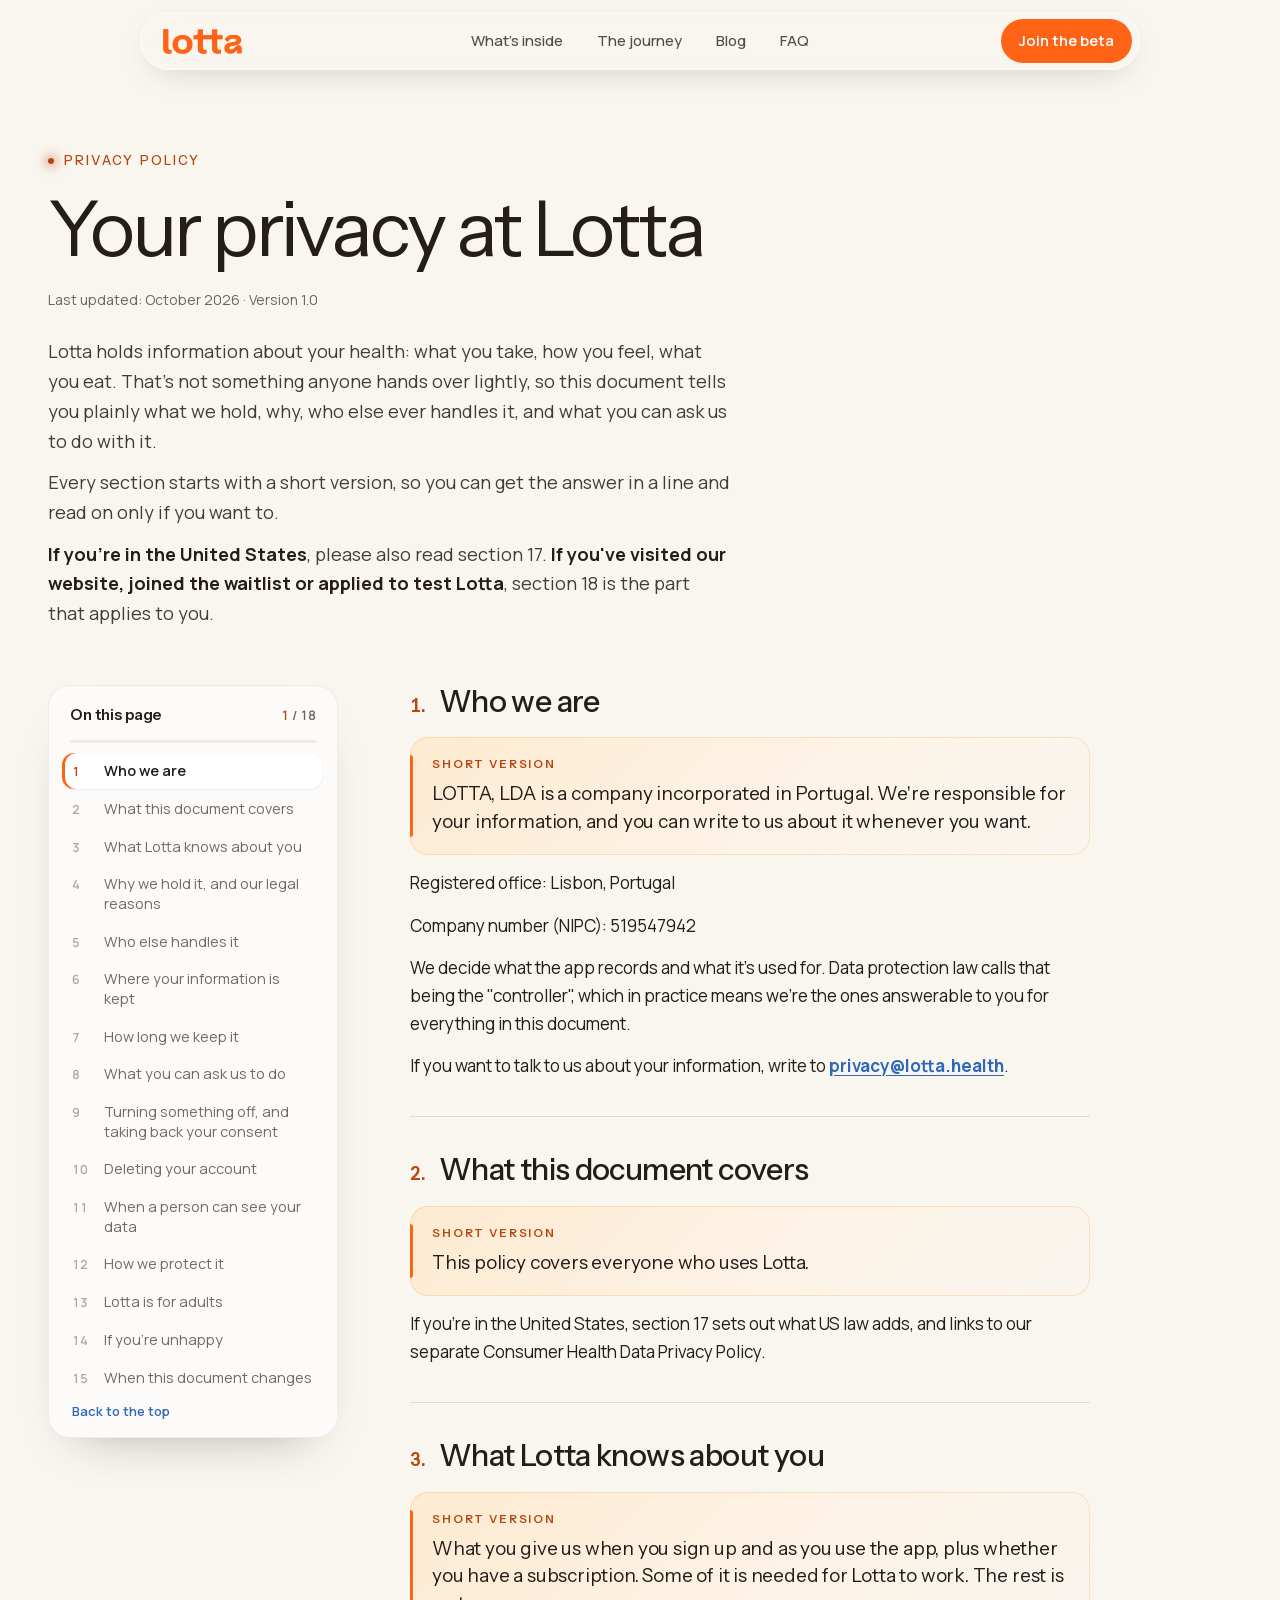
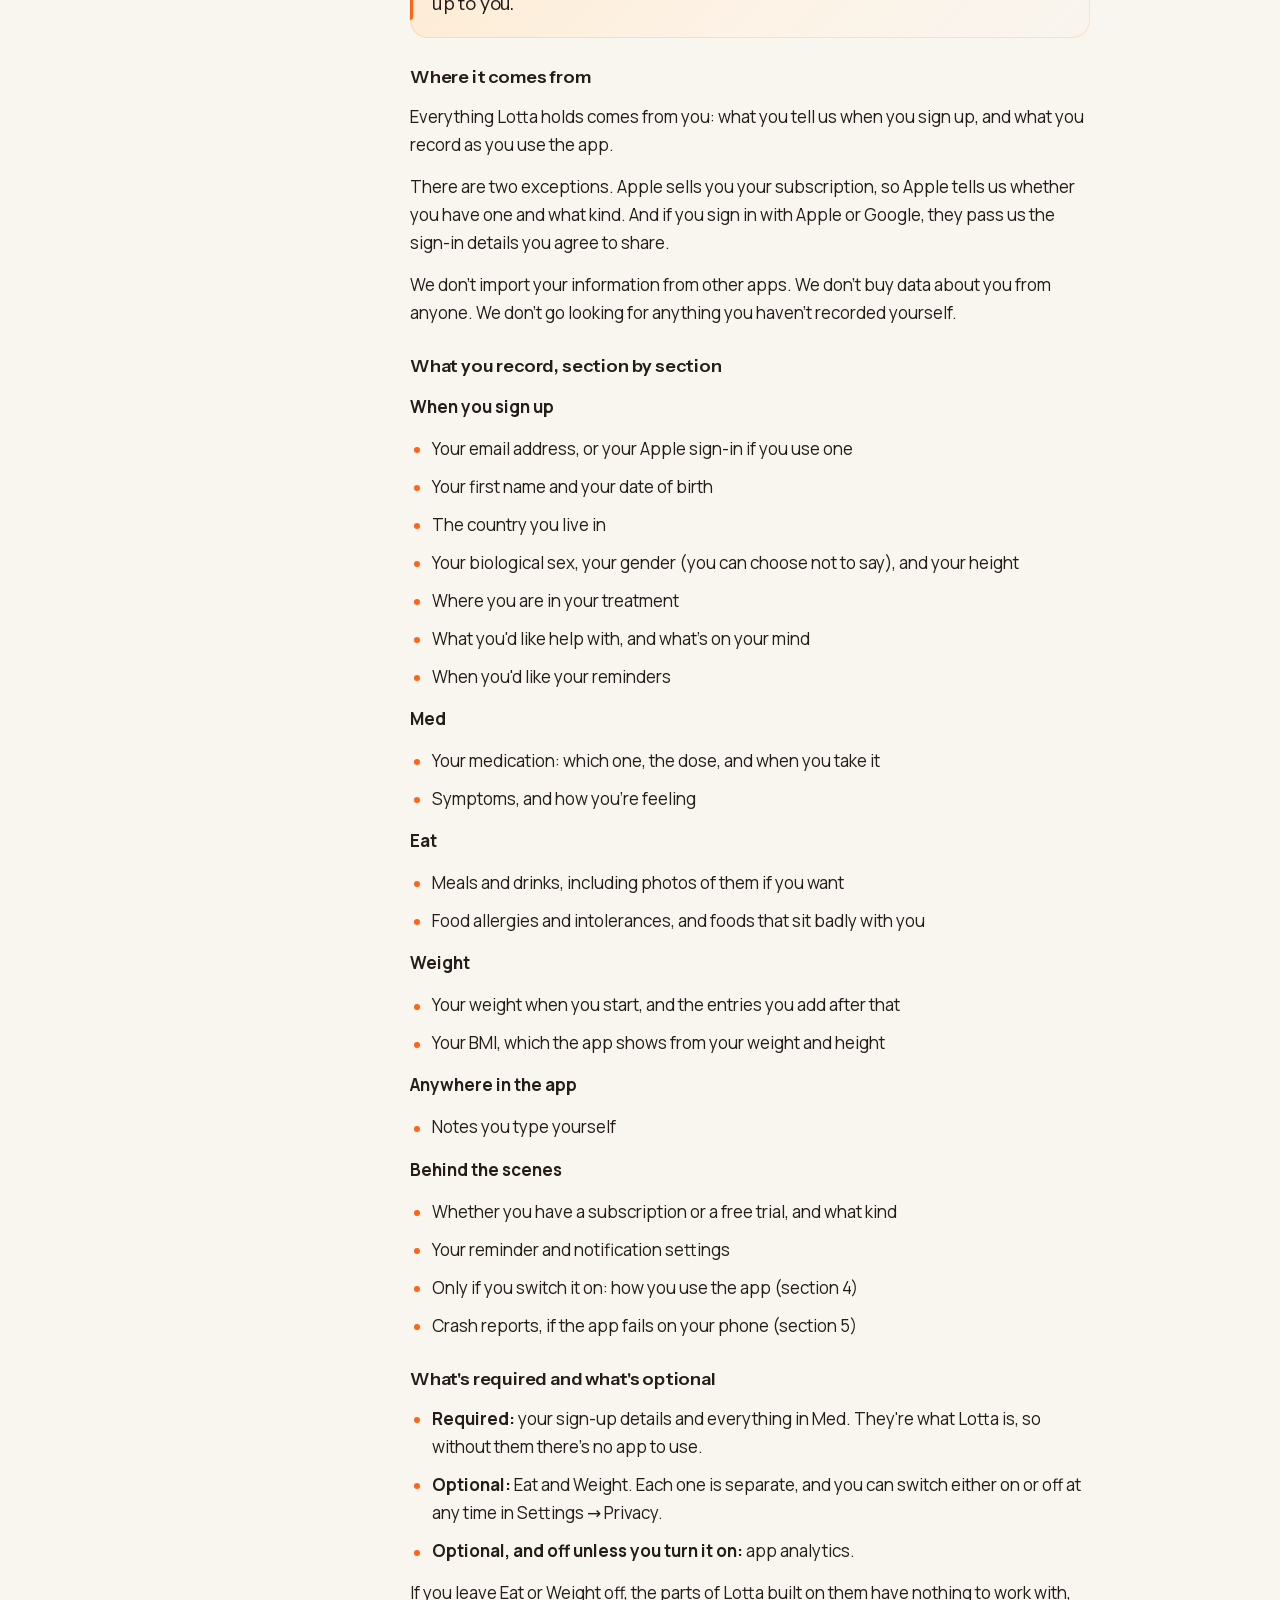
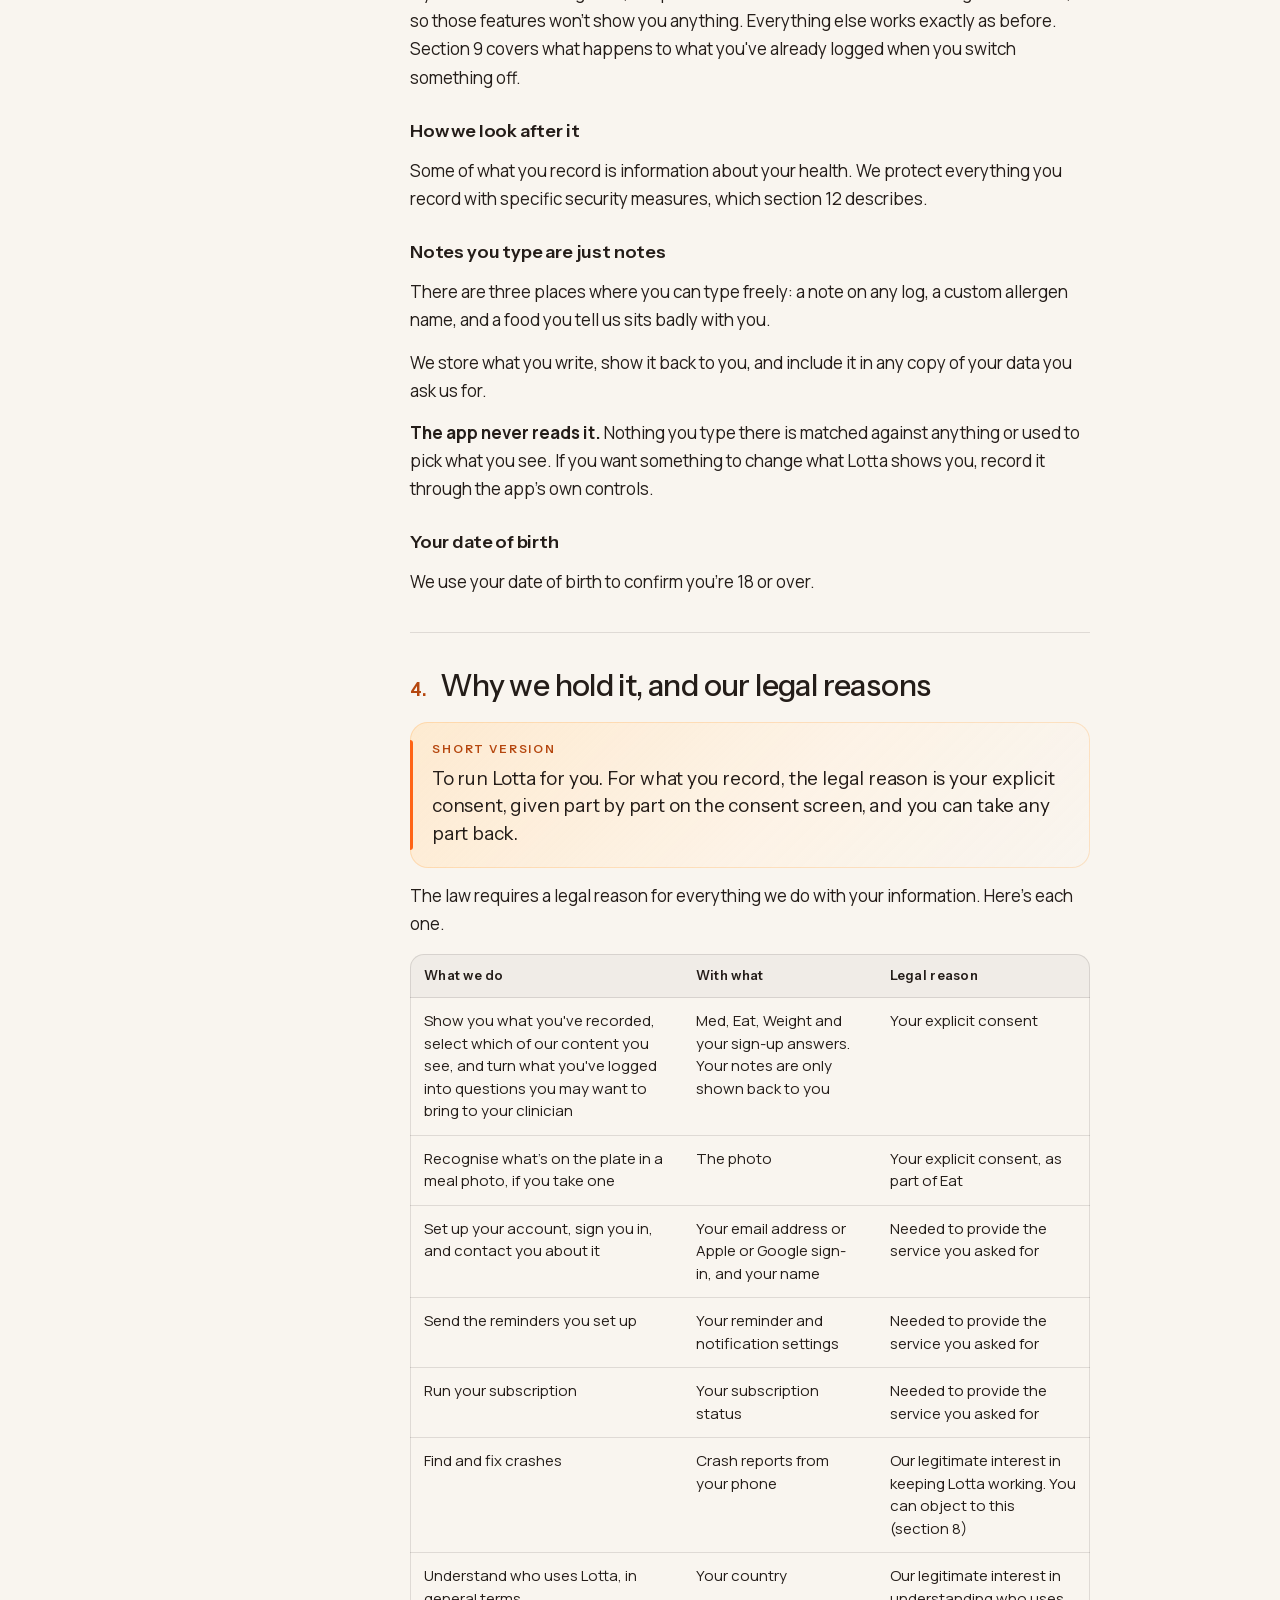
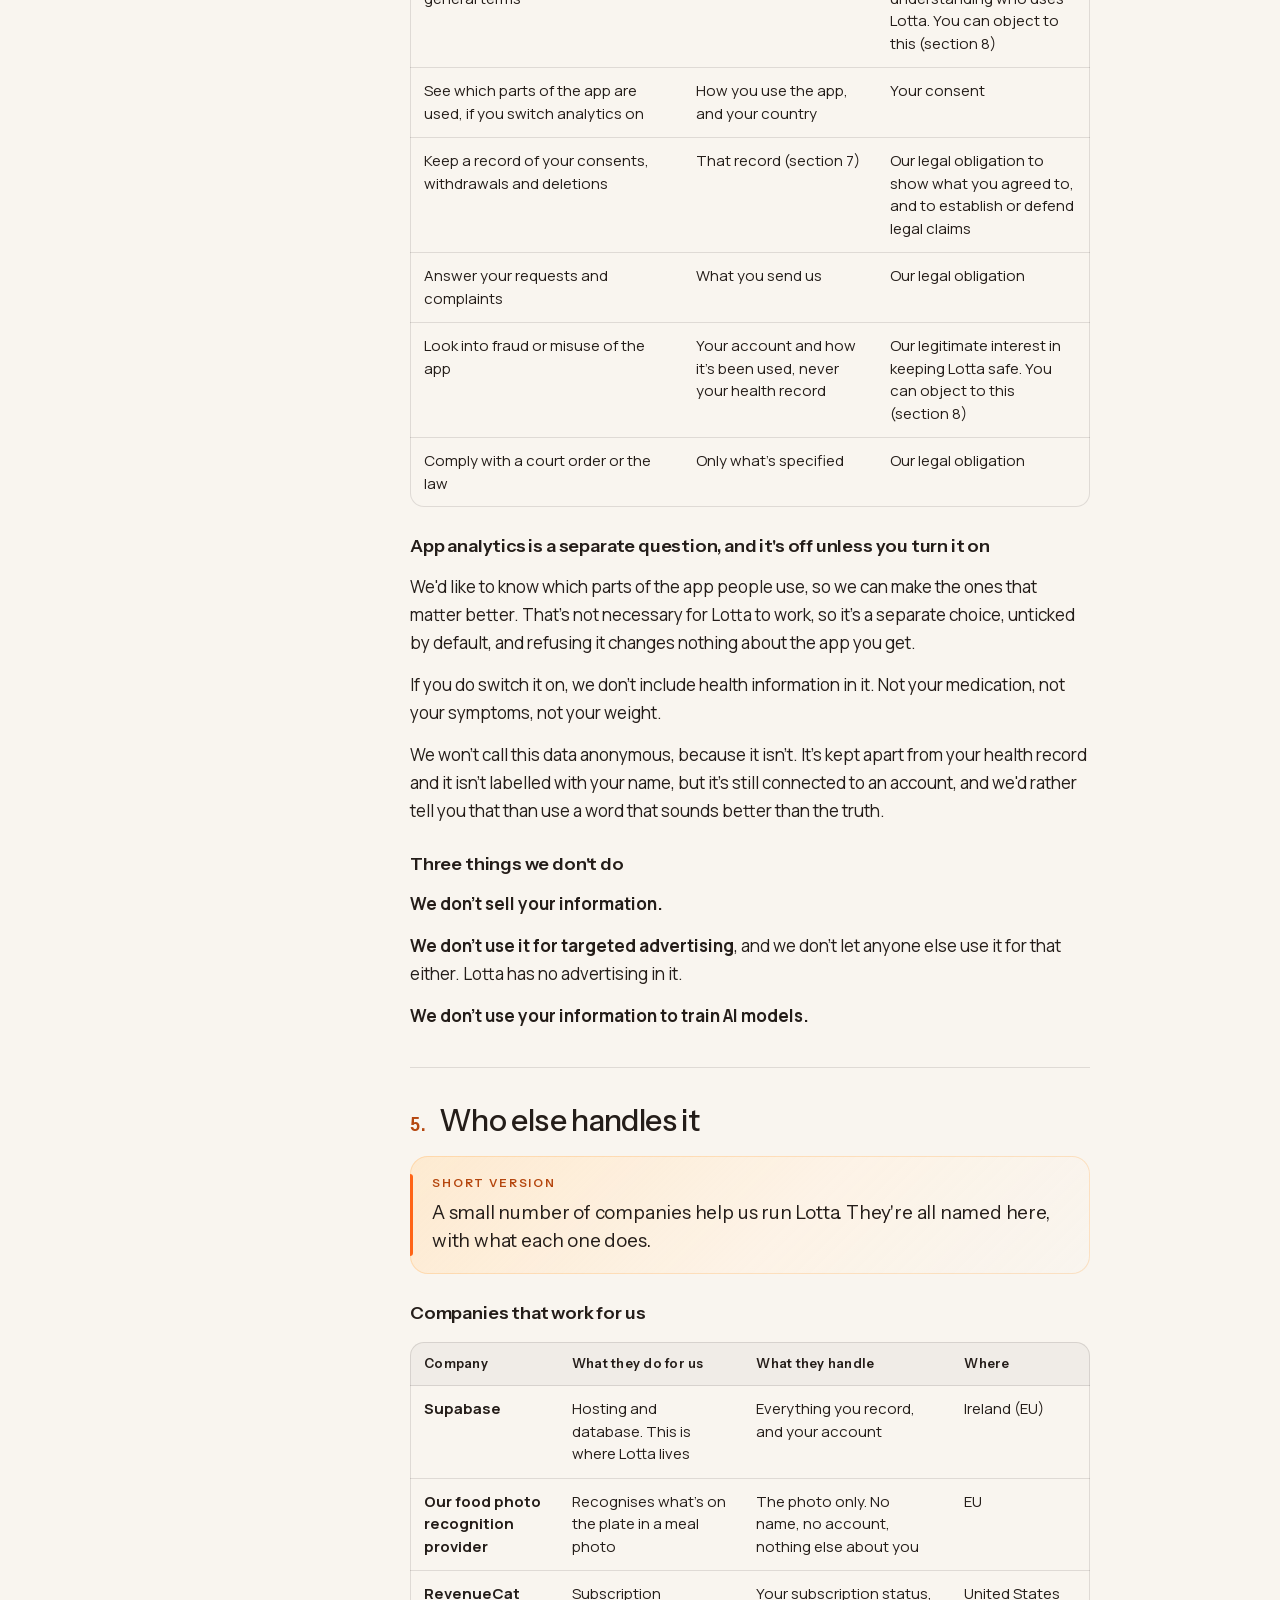
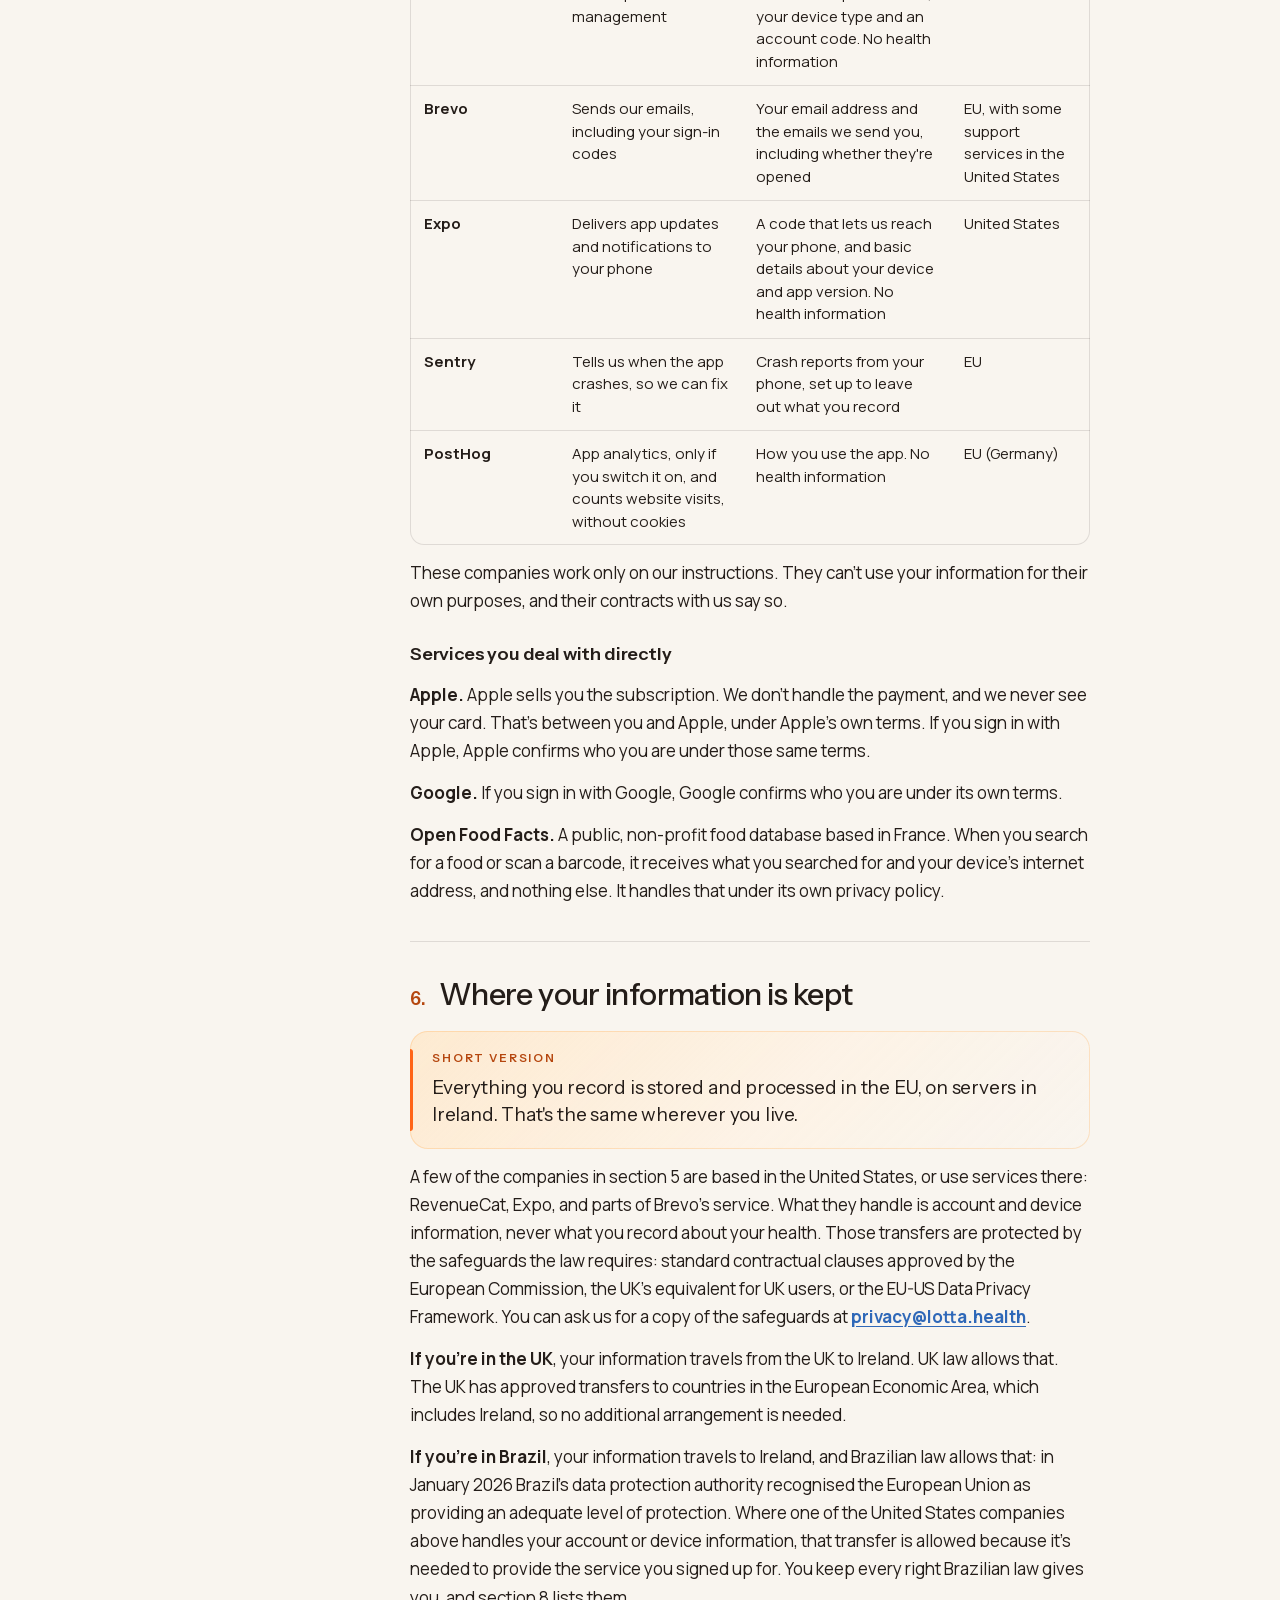
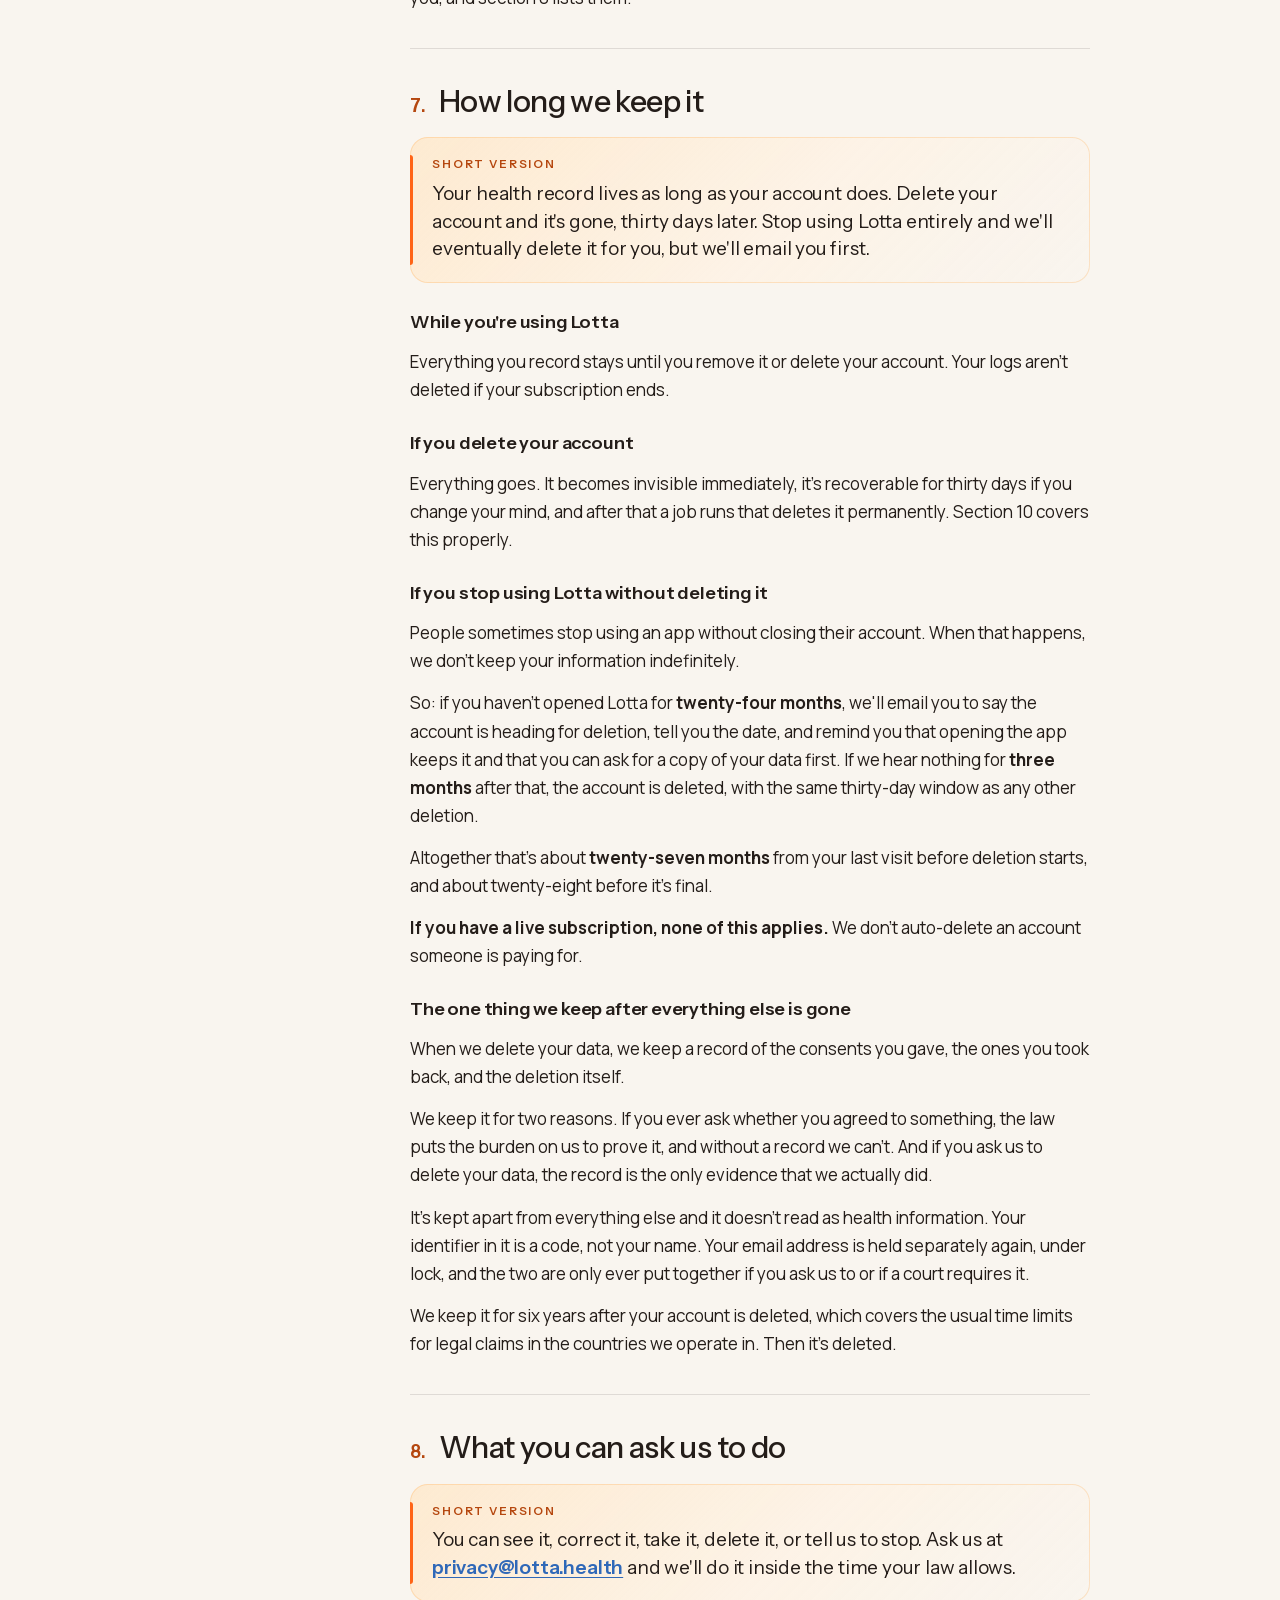
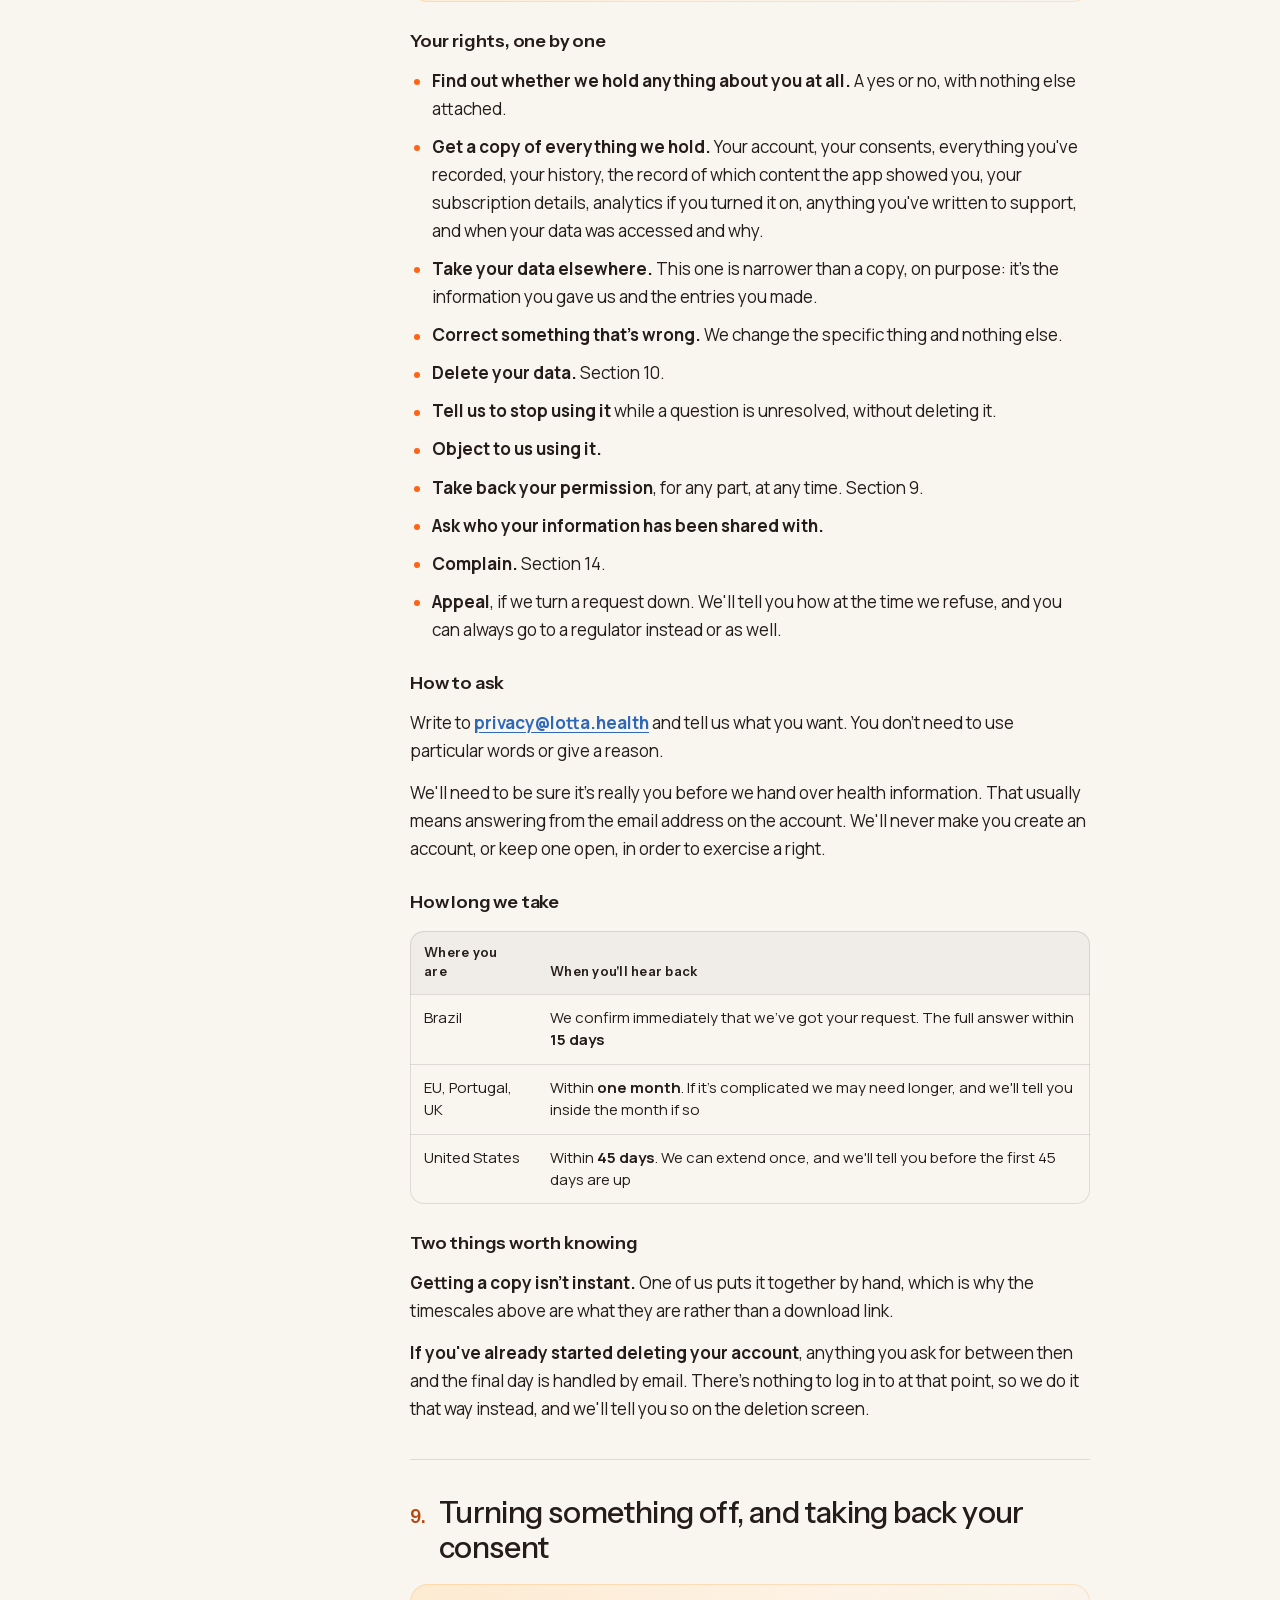
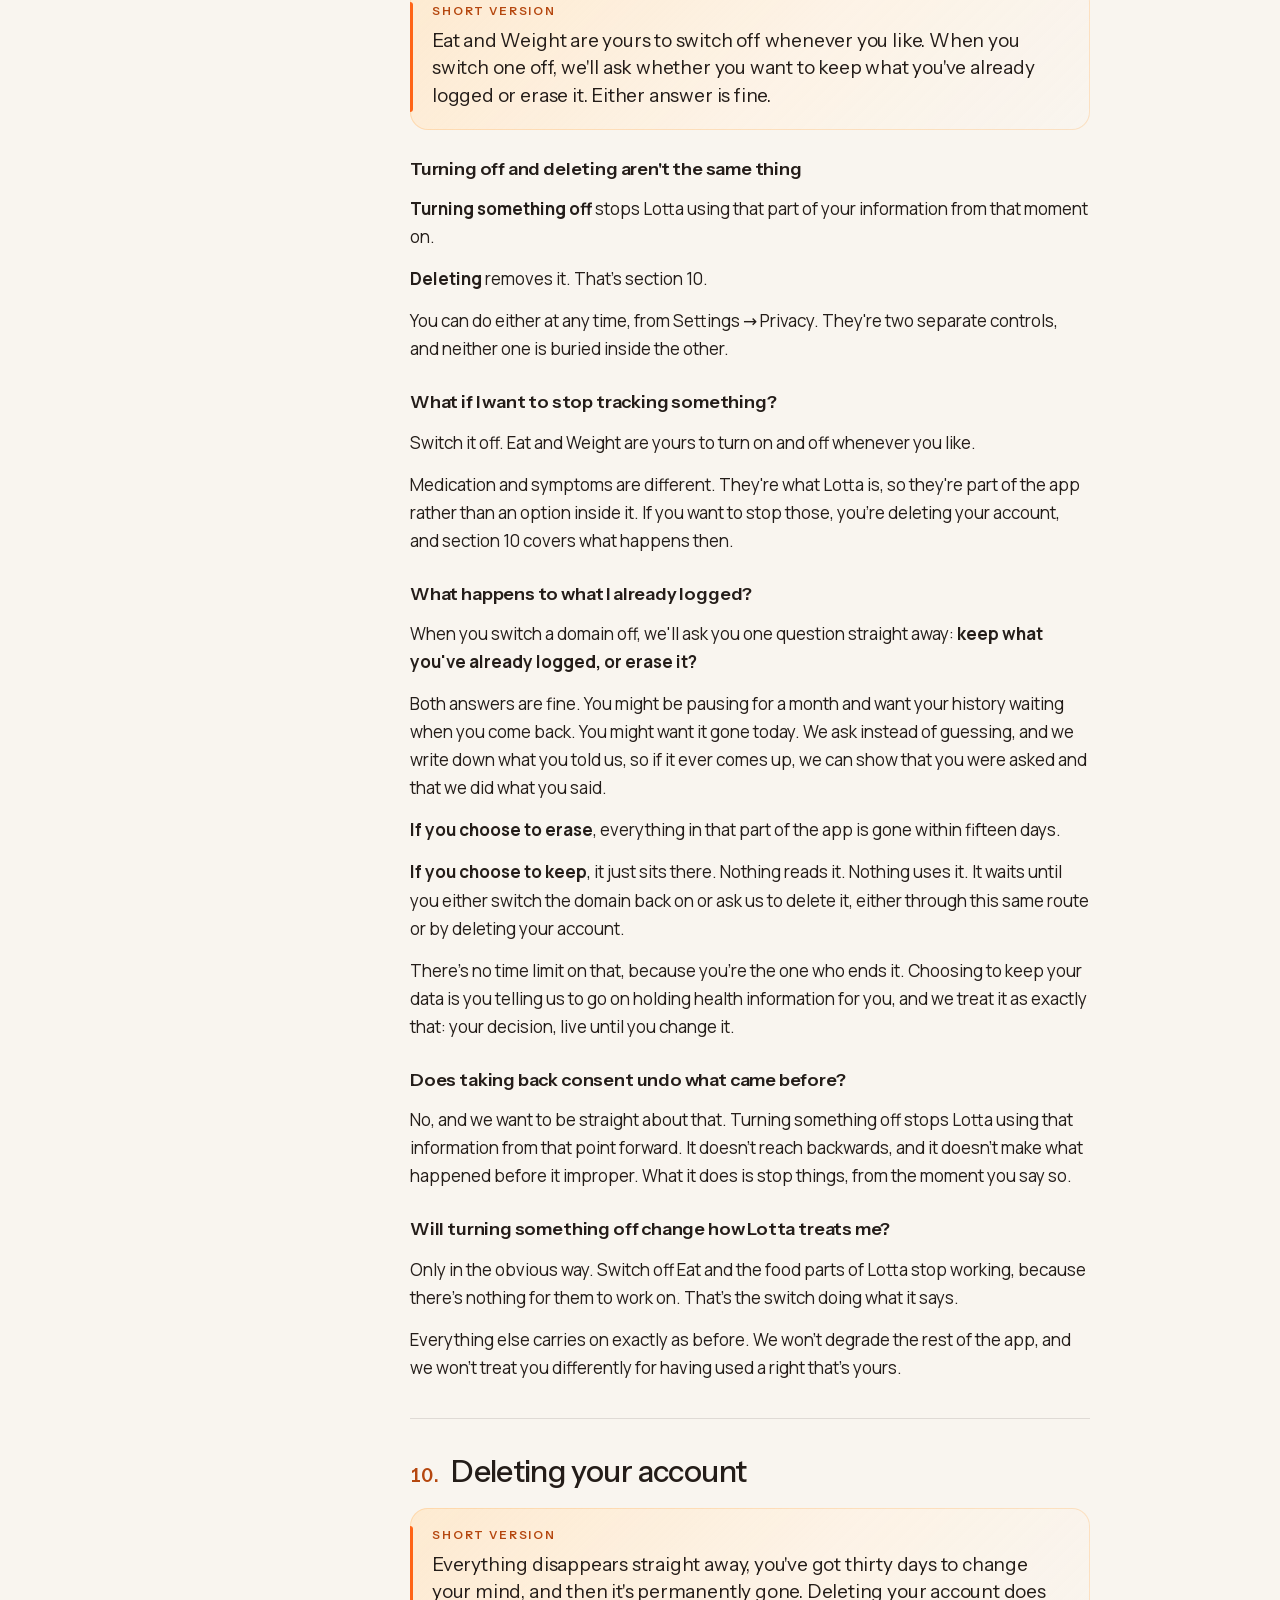
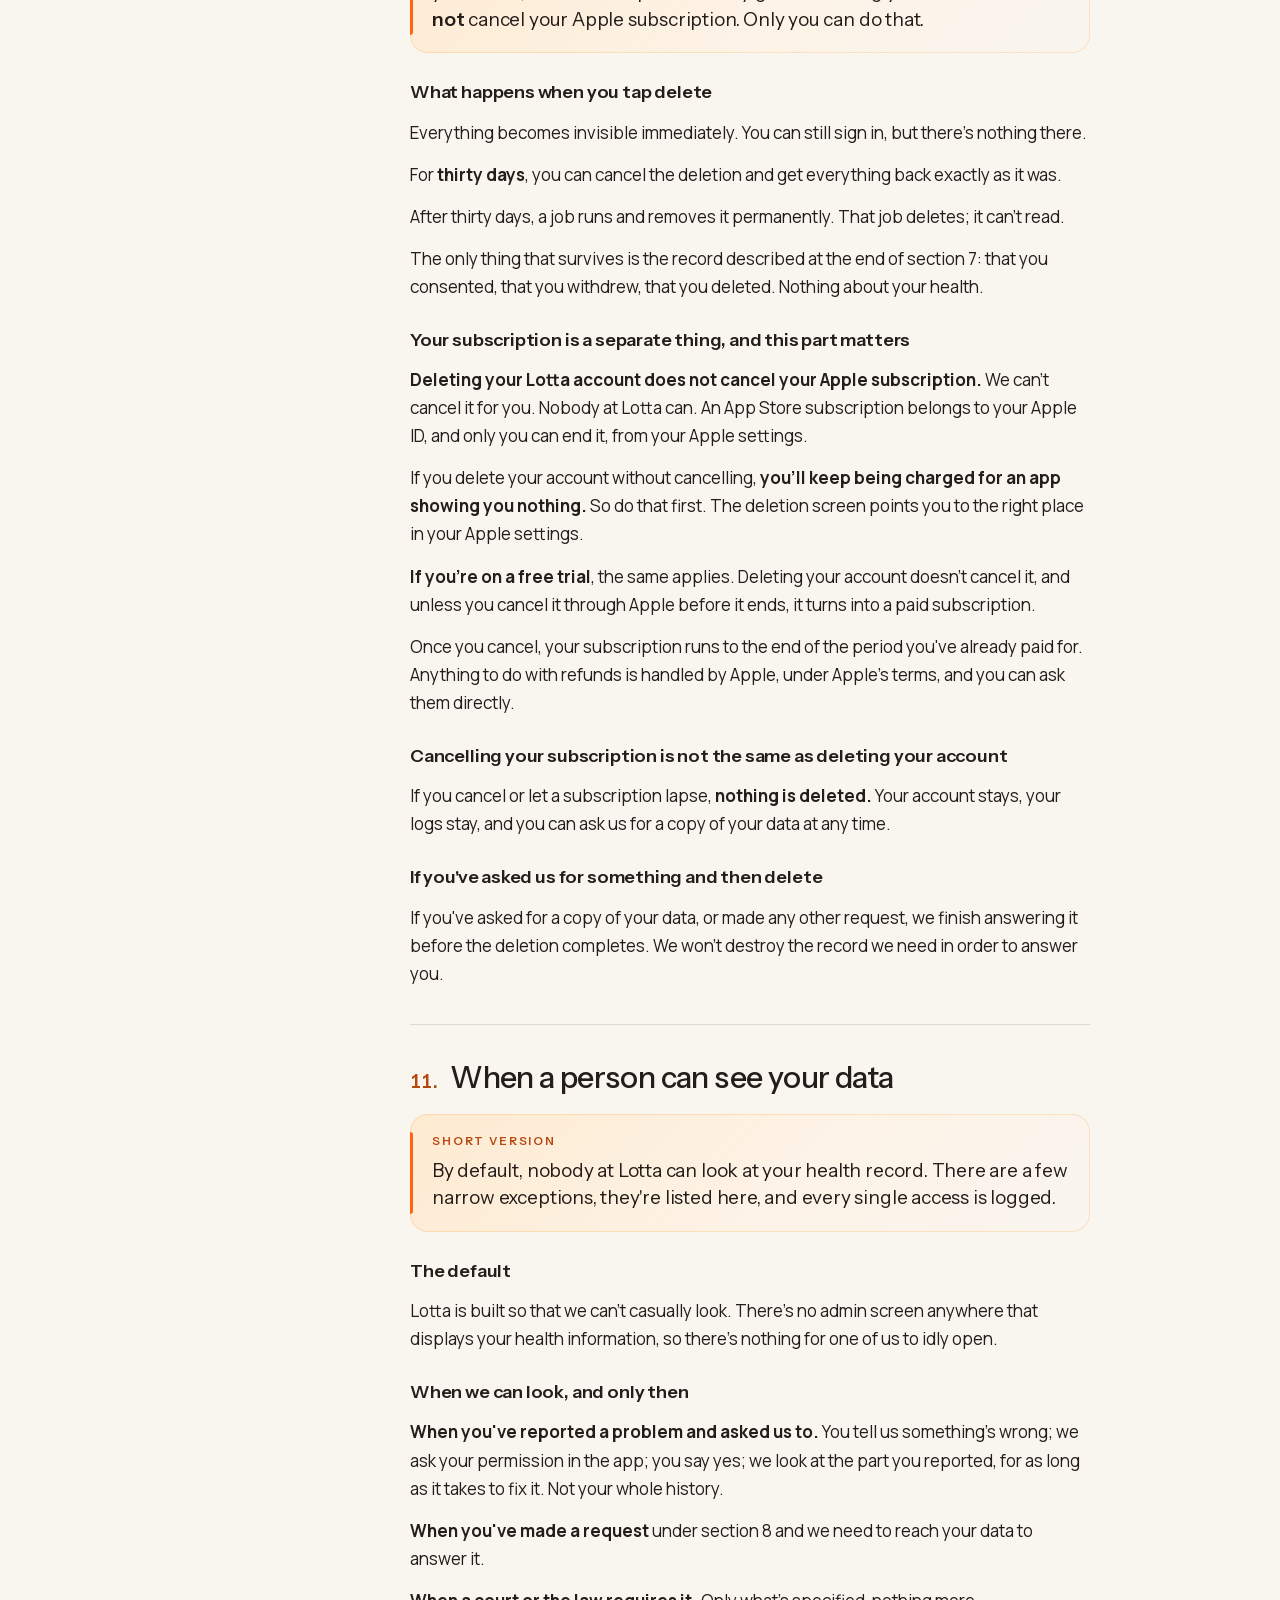
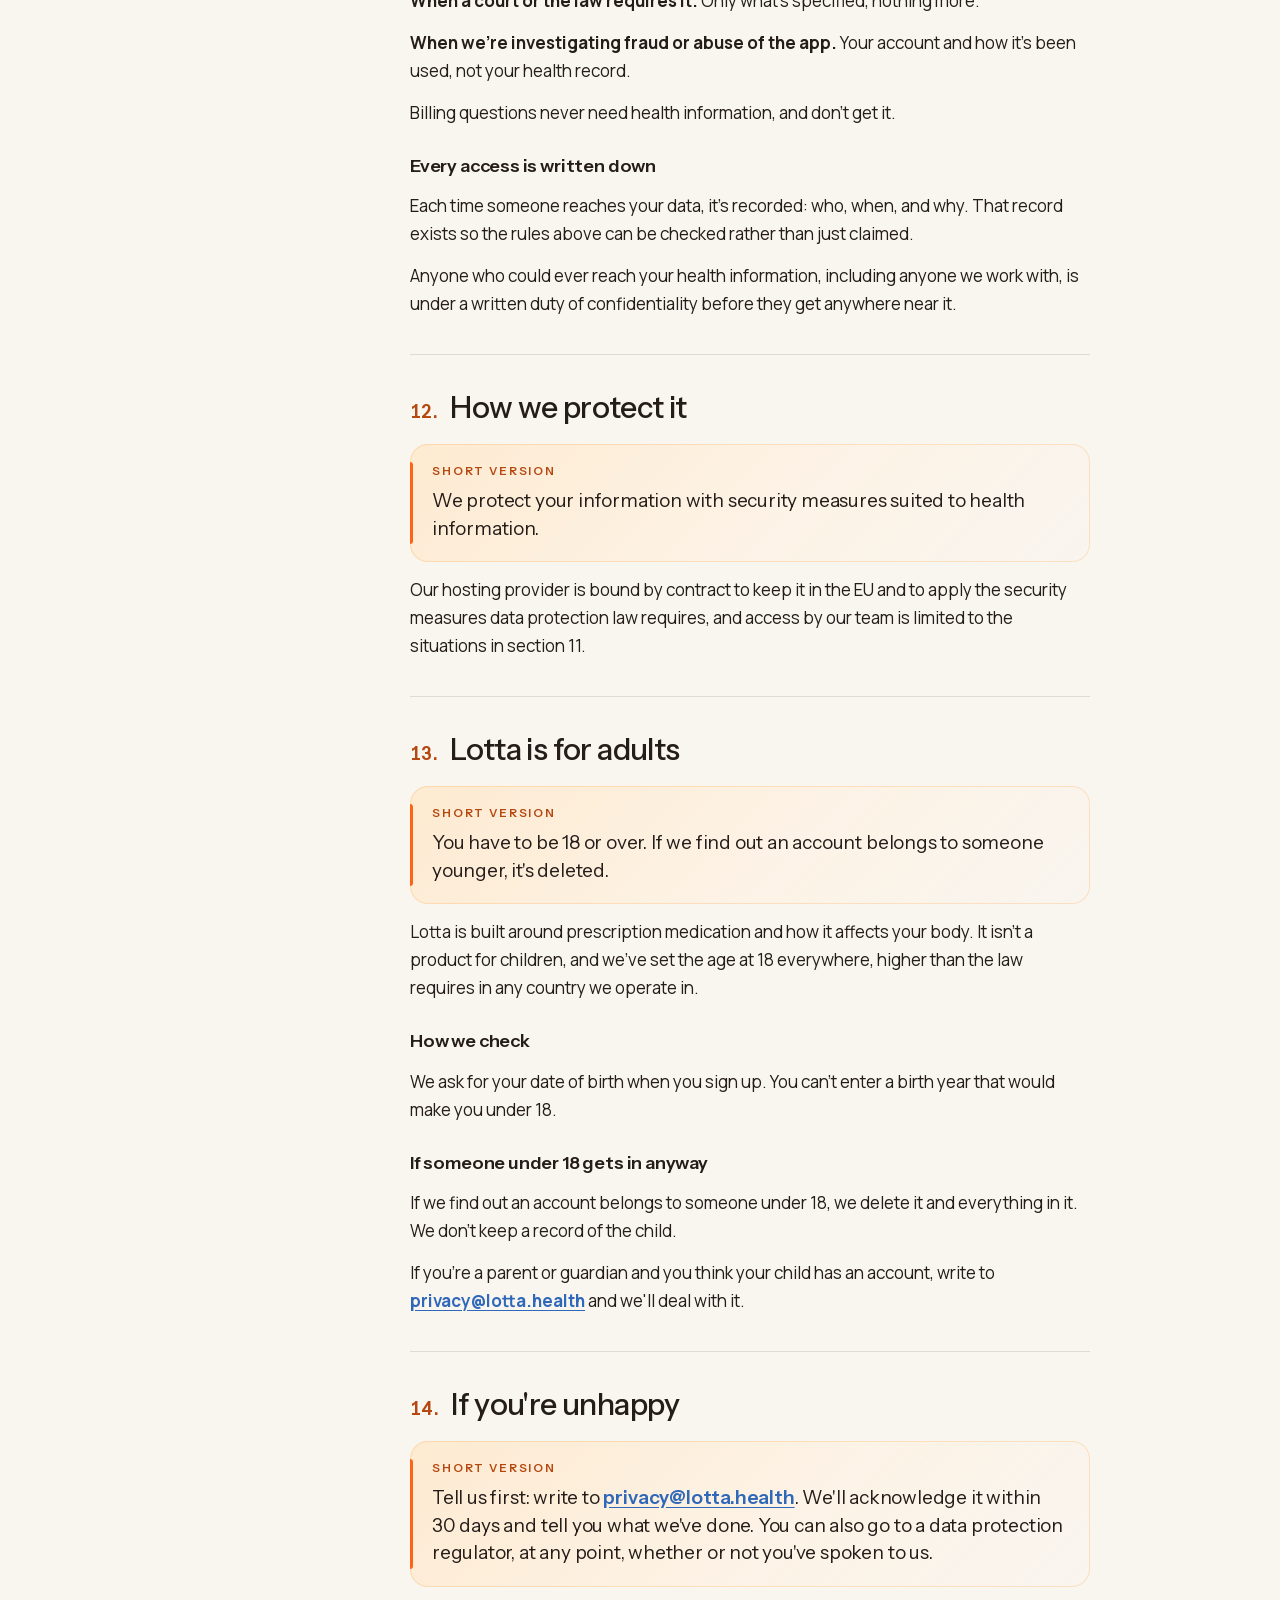
<file: privacy.html>
<!doctype html>
<html lang="en">
<head>
<meta charset="utf-8">
<meta name="viewport" content="width=device-width, initial-scale=1, viewport-fit=cover">
<title>Privacy Policy · Lotta</title>
<meta name="description" content="How Lotta handles your information: what we hold, why, who else handles it, and what you can ask us to do with it.">
<link rel="canonical" href="https://www.lotta.health/legal">
<meta property="og:site_name" content="Lotta">
<meta property="og:type" content="website">
<meta property="og:title" content="Privacy Policy">
<meta property="og:description" content="How Lotta handles your information: what we hold, why, who else handles it, and what you can ask us to do with it.">
<meta property="og:url" content="https://www.lotta.health/legal">
<meta property="og:image" content="https://www.lotta.health/assets/share-home.jpg">
<meta name="twitter:card" content="summary_large_image">
<link rel="icon" href="favicon.ico" sizes="48x48">
<link rel="icon" href="favicon-96.png" type="image/png" sizes="96x96">
<link rel="icon" href="favicon.svg" type="image/svg+xml">
<link rel="apple-touch-icon" href="apple-touch-icon.png">
<link rel="alternate" type="application/rss+xml" title="Between Appointments, the Lotta blog" href="blog/rss.xml">
<meta name="theme-color" content="#F9F5EF">
<link rel="preload" href="assets/fonts/instrument-sans-latin.woff2" as="font" type="font/woff2" crossorigin>
<link rel="preload" href="assets/fonts/manrope-latin.woff2" as="font" type="font/woff2" crossorigin>
<link rel="stylesheet" href="pages.css">
<script>
  /* A page opened by a link starts at its top, whatever the browser carried over from the page before; Back, Forward and reload keep their place. */
  (function () { try { var n = performance.getEntriesByType('navigation')[0]; if (!location.hash && (!n || n.type === 'navigate')) { var top = function () { window.scrollTo({ top: 0, left: 0, behavior: 'instant' }); }; top(); document.addEventListener('DOMContentLoaded', top); window.addEventListener('pageshow', function (e) { if (!e.persisted) top(); }); } } catch (e) {} })();
  /* viewer message: highlight placeholder words (same switch as the home page) */
  window.addEventListener('message', function (e) { if (e.data && e.data.type === 'lotta-ph') document.documentElement.classList.toggle('show-ph', !!e.data.on); });
</script>
</head>
<body>
<a class="skip" href="#main">Skip to content</a>
<header class="nav">
  <div class="nav-in">
    <a class="nav-logo" href="/"><span class="logo" role="img" aria-label="Lotta, home"></span></a>
    <nav class="nav-links" aria-label="Main">
      <a href="/#inside">What's inside</a>
      <a href="/#journey">The journey</a>
      <a href="blog/">Blog</a>
      <a href="/#faq">FAQ</a>
    </nav>
    <div class="nav-cta">
      <a class="btn btn-primary btn-sm" href="/#join-beta">Join the beta</a>
      <button class="nav-menu" type="button" aria-expanded="false" aria-controls="sheet" aria-label="Menu"><i></i><i></i></button>
    </div>
  </div>
</header>
<!-- sheet -->
<div class="sheet" id="sheet" role="dialog" aria-modal="true" aria-label="Menu" hidden>
  <div class="sheet-top">
    <a class="nav-logo" href="/"><span class="logo" role="img" aria-label="Lotta, home"></span></a>
    <button class="sheet-close" type="button" aria-label="Close menu"></button>
  </div>
  <nav class="sheet-links" aria-label="Main">
    <a href="/#inside">What's inside<svg viewBox="0 0 24 24" aria-hidden="true"><path d="M4.5 12h15M13.5 6l6 6-6 6" fill="none" stroke="currentColor" stroke-width="2" stroke-linecap="round" stroke-linejoin="round"/></svg></a>
    <a href="/#journey">The journey<svg viewBox="0 0 24 24" aria-hidden="true"><path d="M4.5 12h15M13.5 6l6 6-6 6" fill="none" stroke="currentColor" stroke-width="2" stroke-linecap="round" stroke-linejoin="round"/></svg></a>
    <a href="blog/">Blog<svg viewBox="0 0 24 24" aria-hidden="true"><path d="M4.5 12h15M13.5 6l6 6-6 6" fill="none" stroke="currentColor" stroke-width="2" stroke-linecap="round" stroke-linejoin="round"/></svg></a>
    <a href="/#faq">FAQ<svg viewBox="0 0 24 24" aria-hidden="true"><path d="M4.5 12h15M13.5 6l6 6-6 6" fill="none" stroke="currentColor" stroke-width="2" stroke-linecap="round" stroke-linejoin="round"/></svg></a>
  </nav>
  <a class="btn btn-primary" href="/#join-beta">Join the beta</a>
</div>
<script>
  /* The phone menu: opens over the page, keeps the keyboard inside it, closes with its button, with Escape, or when a link is chosen. */
  (function () {
    var d = document, sheet = d.getElementById('sheet'), btn = d.querySelector('.nav-menu'); if (!sheet || !btn) return;
    var close = sheet.querySelector('.sheet-close');
    function behind() { return [].slice.call(d.querySelectorAll('header.nav, main, footer.foot')); }
    function open() { sheet.hidden = false; btn.setAttribute('aria-expanded', 'true'); behind().forEach(function (e) { e.setAttribute('inert', ''); }); d.documentElement.style.overflow = 'hidden'; close.focus(); }
    function shut(back) { if (sheet.hidden) return; sheet.hidden = true; btn.setAttribute('aria-expanded', 'false'); behind().forEach(function (e) { e.removeAttribute('inert'); }); d.documentElement.style.overflow = ''; if (back) btn.focus(); }
    btn.addEventListener('click', open);
    close.addEventListener('click', function () { shut(true); });
    sheet.addEventListener('click', function (e) { if (e.target.closest && e.target.closest('a')) shut(false); });
    d.addEventListener('keydown', function (e) {
      if (sheet.hidden) return;
      if (e.key === 'Escape') { shut(true); return; }
      if (e.key === 'Tab') {
        var f = [].slice.call(sheet.querySelectorAll('a, button')), first = f[0], last = f[f.length - 1];
        if (e.shiftKey && d.activeElement === first) { e.preventDefault(); last.focus(); }
        else if (!e.shiftKey && d.activeElement === last) { e.preventDefault(); first.focus(); }
      }
    });
    window.addEventListener('resize', function () { if (window.innerWidth >= 900) shut(false); });
  })();
</script>
<!-- /sheet -->

<main id="main">
  <div class="page">
    <div class="wrap">
      <header class="page-head">
        <p class="kicker">Privacy Policy</p>
        <h1 class="page-title">Your privacy at Lotta</h1>
        <p class="page-meta">Last updated: October 2026 · Version 1.0</p>
        <div class="page-intro">
          <p>Lotta holds information about your health: what you take, how you feel, what you eat. That's not something anyone hands over lightly, so this document tells you plainly what we hold, why, who else ever handles it, and what you can ask us to do with it.</p>
          <p>Every section starts with a short version, so you can get the answer in a line and read on only if you want to.</p>
          <p><b>If you're in the United States</b>, please also read section 17. <b>If you've visited our website, joined the waitlist or applied to test Lotta</b>, section 18 is the part that applies to you.</p>
        </div>
      </header>
      <div class="doc">
        <nav class="toc" aria-label="On this page">
          <div class="toc-card">
            <div class="toc-head"><p class="toc-title">On this page</p><p class="toc-count" aria-hidden="true"><span class="toc-cur">1</span> / 18</p></div>
            <div class="toc-prog" aria-hidden="true"><i></i></div>
            <ol class="toc-list">
            <li><a href="#s1"><span class="n">1</span><span class="t">Who we are</span></a></li>
            <li><a href="#s2"><span class="n">2</span><span class="t">What this document covers</span></a></li>
            <li><a href="#s3"><span class="n">3</span><span class="t">What Lotta knows about you</span></a></li>
            <li><a href="#s4"><span class="n">4</span><span class="t">Why we hold it, and our legal reasons</span></a></li>
            <li><a href="#s5"><span class="n">5</span><span class="t">Who else handles it</span></a></li>
            <li><a href="#s6"><span class="n">6</span><span class="t">Where your information is kept</span></a></li>
            <li><a href="#s7"><span class="n">7</span><span class="t">How long we keep it</span></a></li>
            <li><a href="#s8"><span class="n">8</span><span class="t">What you can ask us to do</span></a></li>
            <li><a href="#s9"><span class="n">9</span><span class="t">Turning something off, and taking back your consent</span></a></li>
            <li><a href="#s10"><span class="n">10</span><span class="t">Deleting your account</span></a></li>
            <li><a href="#s11"><span class="n">11</span><span class="t">When a person can see your data</span></a></li>
            <li><a href="#s12"><span class="n">12</span><span class="t">How we protect it</span></a></li>
            <li><a href="#s13"><span class="n">13</span><span class="t">Lotta is for adults</span></a></li>
            <li><a href="#s14"><span class="n">14</span><span class="t">If you're unhappy</span></a></li>
            <li><a href="#s15"><span class="n">15</span><span class="t">When this document changes</span></a></li>
            <li><a href="#s16"><span class="n">16</span><span class="t">Who to contact</span></a></li>
            <li><a href="#s17"><span class="n">17</span><span class="t">If you're in the United States</span></a></li>
            <li><a href="#s18"><span class="n">18</span><span class="t">Our website, the waitlist and the beta</span></a></li>
            </ol>
            <a class="toc-top" href="#main">Back to the top</a>
          </div>
        </nav>
        <div class="doc-body">
        <section id="s1">
          <h2><span class="h-num">1.</span> Who we are</h2>
          <div class="short"><p class="short-l">Short version</p><p class="short-t">LOTTA, LDA is a company incorporated in Portugal. We're responsible for your information, and you can write to us about it whenever you want.</p></div>
          <p>Registered office: Lisbon, Portugal</p>
          <p>Company number (NIPC): 519547942</p>
          <p>We decide what the app records and what it's used for. Data protection law calls that being the "controller", which in practice means we're the ones answerable to you for everything in this document.</p>
          <p>If you want to talk to us about your information, write to <a href="mailto:privacy@lotta.health"><b>privacy@lotta.health</b></a>.</p>
        </section>
        <section id="s2">
          <h2><span class="h-num">2.</span> What this document covers</h2>
          <div class="short"><p class="short-l">Short version</p><p class="short-t">This policy covers everyone who uses Lotta.</p></div>
          <p>If you're in the United States, section 17 sets out what US law adds, and links to our separate Consumer Health Data Privacy Policy.</p>
        </section>
        <section id="s3">
          <h2><span class="h-num">3.</span> What Lotta knows about you</h2>
          <div class="short"><p class="short-l">Short version</p><p class="short-t">What you give us when you sign up and as you use the app, plus whether you have a subscription. Some of it is needed for Lotta to work. The rest is up to you.</p></div>
          <h3>Where it comes from</h3>
          <p>Everything Lotta holds comes from you: what you tell us when you sign up, and what you record as you use the app.</p>
          <p>There are two exceptions. Apple sells you your subscription, so Apple tells us whether you have one and what kind. And if you sign in with Apple or Google, they pass us the sign-in details you agree to share.</p>
          <p>We don't import your information from other apps. We don't buy data about you from anyone. We don't go looking for anything you haven't recorded yourself.</p>
          <h3>What you record, section by section</h3>
          <p><b>When you sign up</b></p>
          <ul>
            <li>Your email address, or your Apple sign-in if you use one</li>
            <li>Your first name and your date of birth</li>
            <li>The country you live in</li>
            <li>Your biological sex, your gender (you can choose not to say), and your height</li>
            <li>Where you are in your treatment</li>
            <li>What you'd like help with, and what's on your mind</li>
            <li>When you'd like your reminders</li>
          </ul>
          <p><b>Med</b></p>
          <ul>
            <li>Your medication: which one, the dose, and when you take it</li>
            <li>Symptoms, and how you're feeling</li>
          </ul>
          <p><b>Eat</b></p>
          <ul>
            <li>Meals and drinks, including photos of them if you want</li>
            <li>Food allergies and intolerances, and foods that sit badly with you</li>
          </ul>
          <p><b>Weight</b></p>
          <ul>
            <li>Your weight when you start, and the entries you add after that</li>
            <li>Your BMI, which the app shows from your weight and height</li>
          </ul>
          <p><b>Anywhere in the app</b></p>
          <ul>
            <li>Notes you type yourself</li>
          </ul>
          <p><b>Behind the scenes</b></p>
          <ul>
            <li>Whether you have a subscription or a free trial, and what kind</li>
            <li>Your reminder and notification settings</li>
            <li>Only if you switch it on: how you use the app (section 4)</li>
            <li>Crash reports, if the app fails on your phone (section 5)</li>
          </ul>
          <h3>What's required and what's optional</h3>
          <ul>
            <li><b>Required:</b> your sign-up details and everything in Med. They're what Lotta is, so without them there's no app to use.</li>
            <li><b>Optional:</b> Eat and Weight. Each one is separate, and you can switch either on or off at any time in Settings → Privacy.</li>
            <li><b>Optional, and off unless you turn it on:</b> app analytics.</li>
          </ul>
          <p>If you leave Eat or Weight off, the parts of Lotta built on them have nothing to work with, so those features won't show you anything. Everything else works exactly as before. Section 9 covers what happens to what you've already logged when you switch something off.</p>
          <h3>How we look after it</h3>
          <p>Some of what you record is information about your health. We protect everything you record with specific security measures, which section 12 describes.</p>
          <h3>Notes you type are just notes</h3>
          <p>There are three places where you can type freely: a note on any log, a custom allergen name, and a food you tell us sits badly with you.</p>
          <p>We store what you write, show it back to you, and include it in any copy of your data you ask us for.</p>
          <p><b>The app never reads it.</b> Nothing you type there is matched against anything or used to pick what you see. If you want something to change what Lotta shows you, record it through the app's own controls.</p>
          <h3>Your date of birth</h3>
          <p>We use your date of birth to confirm you're 18 or over.</p>
        </section>
        <section id="s4">
          <h2><span class="h-num">4.</span> Why we hold it, and our legal reasons</h2>
          <div class="short"><p class="short-l">Short version</p><p class="short-t">To run Lotta for you. For what you record, the legal reason is your explicit consent, given part by part on the consent screen, and you can take any part back.</p></div>
          <p>The law requires a legal reason for everything we do with your information. Here's each one.</p>
          <div class="tbl"><table>
            <thead><tr><th scope="col">What we do</th><th scope="col">With what</th><th scope="col">Legal reason</th></tr></thead>
            <tbody>
              <tr><td data-label="What we do">Show you what you've recorded, select which of our content you see, and turn what you've logged into questions you may want to bring to your clinician</td><td data-label="With what">Med, Eat, Weight and your sign-up answers. Your notes are only shown back to you</td><td data-label="Legal reason">Your explicit consent</td></tr>
              <tr><td data-label="What we do">Recognise what's on the plate in a meal photo, if you take one</td><td data-label="With what">The photo</td><td data-label="Legal reason">Your explicit consent, as part of Eat</td></tr>
              <tr><td data-label="What we do">Set up your account, sign you in, and contact you about it</td><td data-label="With what">Your email address or Apple or Google sign-in, and your name</td><td data-label="Legal reason">Needed to provide the service you asked for</td></tr>
              <tr><td data-label="What we do">Send the reminders you set up</td><td data-label="With what">Your reminder and notification settings</td><td data-label="Legal reason">Needed to provide the service you asked for</td></tr>
              <tr><td data-label="What we do">Run your subscription</td><td data-label="With what">Your subscription status</td><td data-label="Legal reason">Needed to provide the service you asked for</td></tr>
              <tr><td data-label="What we do">Find and fix crashes</td><td data-label="With what">Crash reports from your phone</td><td data-label="Legal reason">Our legitimate interest in keeping Lotta working. You can object to this (section 8)</td></tr>
              <tr><td data-label="What we do">Understand who uses Lotta, in general terms</td><td data-label="With what">Your country</td><td data-label="Legal reason">Our legitimate interest in understanding who uses Lotta. You can object to this (section 8)</td></tr>
              <tr><td data-label="What we do">See which parts of the app are used, if you switch analytics on</td><td data-label="With what">How you use the app, and your country</td><td data-label="Legal reason">Your consent</td></tr>
              <tr><td data-label="What we do">Keep a record of your consents, withdrawals and deletions</td><td data-label="With what">That record (section 7)</td><td data-label="Legal reason">Our legal obligation to show what you agreed to, and to establish or defend legal claims</td></tr>
              <tr><td data-label="What we do">Answer your requests and complaints</td><td data-label="With what">What you send us</td><td data-label="Legal reason">Our legal obligation</td></tr>
              <tr><td data-label="What we do">Look into fraud or misuse of the app</td><td data-label="With what">Your account and how it's been used, never your health record</td><td data-label="Legal reason">Our legitimate interest in keeping Lotta safe. You can object to this (section 8)</td></tr>
              <tr><td data-label="What we do">Comply with a court order or the law</td><td data-label="With what">Only what's specified</td><td data-label="Legal reason">Our legal obligation</td></tr>
            </tbody>
          </table></div>
          <h3>App analytics is a separate question, and it's off unless you turn it on</h3>
          <p>We'd like to know which parts of the app people use, so we can make the ones that matter better. That's not necessary for Lotta to work, so it's a separate choice, unticked by default, and refusing it changes nothing about the app you get.</p>
          <p>If you do switch it on, we don't include health information in it. Not your medication, not your symptoms, not your weight.</p>
          <p>We won't call this data anonymous, because it isn't. It's kept apart from your health record and it isn't labelled with your name, but it's still connected to an account, and we'd rather tell you that than use a word that sounds better than the truth.</p>
          <h3>Three things we don't do</h3>
          <p><b>We don't sell your information.</b></p>
          <p><b>We don't use it for targeted advertising</b>, and we don't let anyone else use it for that either. Lotta has no advertising in it.</p>
          <p><b>We don't use your information to train AI models.</b></p>
        </section>
        <section id="s5">
          <h2><span class="h-num">5.</span> Who else handles it</h2>
          <div class="short"><p class="short-l">Short version</p><p class="short-t">A small number of companies help us run Lotta. They're all named here, with what each one does.</p></div>
          <h3>Companies that work for us</h3>
          <div class="tbl"><table>
            <thead><tr><th scope="col">Company</th><th scope="col">What they do for us</th><th scope="col">What they handle</th><th scope="col">Where</th></tr></thead>
            <tbody>
              <tr><td data-label="Company"><b>Supabase</b></td><td data-label="What they do for us">Hosting and database. This is where Lotta lives</td><td data-label="What they handle">Everything you record, and your account</td><td data-label="Where">Ireland (EU)</td></tr>
              <tr><td data-label="Company"><b>Our food photo recognition provider</b></td><td data-label="What they do for us">Recognises what's on the plate in a meal photo</td><td data-label="What they handle">The photo only. No name, no account, nothing else about you</td><td data-label="Where">EU</td></tr>
              <tr><td data-label="Company"><b>RevenueCat</b></td><td data-label="What they do for us">Subscription management</td><td data-label="What they handle">Your subscription status, your device type and an account code. No health information</td><td data-label="Where">United States</td></tr>
              <tr><td data-label="Company"><b>Brevo</b></td><td data-label="What they do for us">Sends our emails, including your sign-in codes</td><td data-label="What they handle">Your email address and the emails we send you, including whether they're opened</td><td data-label="Where">EU, with some support services in the United States</td></tr>
              <tr><td data-label="Company"><b>Expo</b></td><td data-label="What they do for us">Delivers app updates and notifications to your phone</td><td data-label="What they handle">A code that lets us reach your phone, and basic details about your device and app version. No health information</td><td data-label="Where">United States</td></tr>
              <tr><td data-label="Company"><b>Sentry</b></td><td data-label="What they do for us">Tells us when the app crashes, so we can fix it</td><td data-label="What they handle">Crash reports from your phone, set up to leave out what you record</td><td data-label="Where">EU</td></tr>
              <tr><td data-label="Company"><b>PostHog</b></td><td data-label="What they do for us">App analytics, only if you switch it on, and counts website visits, without cookies</td><td data-label="What they handle">How you use the app. No health information</td><td data-label="Where">EU (Germany)</td></tr>
            </tbody>
          </table></div>
          <p>These companies work only on our instructions. They can't use your information for their own purposes, and their contracts with us say so.</p>
          <h3>Services you deal with directly</h3>
          <p><b>Apple.</b> Apple sells you the subscription. We don't handle the payment, and we never see your card. That's between you and Apple, under Apple's own terms. If you sign in with Apple, Apple confirms who you are under those same terms.</p>
          <p><b>Google.</b> If you sign in with Google, Google confirms who you are under its own terms.</p>
          <p><b>Open Food Facts.</b> A public, non-profit food database based in France. When you search for a food or scan a barcode, it receives what you searched for and your device's internet address, and nothing else. It handles that under its own privacy policy.</p>
        </section>
        <section id="s6">
          <h2><span class="h-num">6.</span> Where your information is kept</h2>
          <div class="short"><p class="short-l">Short version</p><p class="short-t">Everything you record is stored and processed in the EU, on servers in Ireland. That's the same wherever you live.</p></div>
          <p>A few of the companies in section 5 are based in the United States, or use services there: RevenueCat, Expo, and parts of Brevo's service. What they handle is account and device information, never what you record about your health. Those transfers are protected by the safeguards the law requires: standard contractual clauses approved by the European Commission, the UK's equivalent for UK users, or the EU-US Data Privacy Framework. You can ask us for a copy of the safeguards at <a href="mailto:privacy@lotta.health"><b>privacy@lotta.health</b></a>.</p>
          <p><b>If you're in the UK</b>, your information travels from the UK to Ireland. UK law allows that. The UK has approved transfers to countries in the European Economic Area, which includes Ireland, so no additional arrangement is needed.</p>
          <p><b>If you're in Brazil</b>, your information travels to Ireland, and Brazilian law allows that: in January 2026 Brazil's data protection authority recognised the European Union as providing an adequate level of protection. Where one of the United States companies above handles your account or device information, that transfer is allowed because it's needed to provide the service you signed up for. You keep every right Brazilian law gives you, and section 8 lists them.</p>
        </section>
        <section id="s7">
          <h2><span class="h-num">7.</span> How long we keep it</h2>
          <div class="short"><p class="short-l">Short version</p><p class="short-t">Your health record lives as long as your account does. Delete your account and it's gone, thirty days later. Stop using Lotta entirely and we'll eventually delete it for you, but we'll email you first.</p></div>
          <h3>While you're using Lotta</h3>
          <p>Everything you record stays until you remove it or delete your account. Your logs aren't deleted if your subscription ends.</p>
          <h3>If you delete your account</h3>
          <p>Everything goes. It becomes invisible immediately, it's recoverable for thirty days if you change your mind, and after that a job runs that deletes it permanently. Section 10 covers this properly.</p>
          <h3>If you stop using Lotta without deleting it</h3>
          <p>People sometimes stop using an app without closing their account. When that happens, we don't keep your information indefinitely.</p>
          <p>So: if you haven't opened Lotta for <b>twenty-four months</b>, we'll email you to say the account is heading for deletion, tell you the date, and remind you that opening the app keeps it and that you can ask for a copy of your data first. If we hear nothing for <b>three months</b> after that, the account is deleted, with the same thirty-day window as any other deletion.</p>
          <p>Altogether that's about <b>twenty-seven months</b> from your last visit before deletion starts, and about twenty-eight before it's final.</p>
          <p><b>If you have a live subscription, none of this applies.</b> We don't auto-delete an account someone is paying for.</p>
          <h3>The one thing we keep after everything else is gone</h3>
          <p>When we delete your data, we keep a record of the consents you gave, the ones you took back, and the deletion itself.</p>
          <p>We keep it for two reasons. If you ever ask whether you agreed to something, the law puts the burden on us to prove it, and without a record we can't. And if you ask us to delete your data, the record is the only evidence that we actually did.</p>
          <p>It's kept apart from everything else and it doesn't read as health information. Your identifier in it is a code, not your name. Your email address is held separately again, under lock, and the two are only ever put together if you ask us to or if a court requires it.</p>
          <p>We keep it for six years after your account is deleted, which covers the usual time limits for legal claims in the countries we operate in. Then it's deleted.</p>
        </section>
        <section id="s8">
          <h2><span class="h-num">8.</span> What you can ask us to do</h2>
          <div class="short"><p class="short-l">Short version</p><p class="short-t">You can see it, correct it, take it, delete it, or tell us to stop. Ask us at <a href="mailto:privacy@lotta.health"><b>privacy@lotta.health</b></a> and we'll do it inside the time your law allows.</p></div>
          <h3>Your rights, one by one</h3>
          <ul>
            <li><b>Find out whether we hold anything about you at all.</b> A yes or no, with nothing else attached.</li>
            <li><b>Get a copy of everything we hold.</b> Your account, your consents, everything you've recorded, your history, the record of which content the app showed you, your subscription details, analytics if you turned it on, anything you've written to support, and when your data was accessed and why.</li>
            <li><b>Take your data elsewhere.</b> This one is narrower than a copy, on purpose: it's the information you gave us and the entries you made.</li>
            <li><b>Correct something that's wrong.</b> We change the specific thing and nothing else.</li>
            <li><b>Delete your data.</b> Section 10.</li>
            <li><b>Tell us to stop using it</b> while a question is unresolved, without deleting it.</li>
            <li><b>Object to us using it.</b></li>
            <li><b>Take back your permission</b>, for any part, at any time. Section 9.</li>
            <li><b>Ask who your information has been shared with.</b></li>
            <li><b>Complain.</b> Section 14.</li>
            <li><b>Appeal</b>, if we turn a request down. We'll tell you how at the time we refuse, and you can always go to a regulator instead or as well.</li>
          </ul>
          <h3>How to ask</h3>
          <p>Write to <a href="mailto:privacy@lotta.health"><b>privacy@lotta.health</b></a> and tell us what you want. You don't need to use particular words or give a reason.</p>
          <p>We'll need to be sure it's really you before we hand over health information. That usually means answering from the email address on the account. We'll never make you create an account, or keep one open, in order to exercise a right.</p>
          <h3>How long we take</h3>
          <div class="tbl"><table>
            <thead><tr><th scope="col">Where you are</th><th scope="col">When you'll hear back</th></tr></thead>
            <tbody>
              <tr><td data-label="Where you are">Brazil</td><td data-label="When you&#x27;ll hear back">We confirm immediately that we've got your request. The full answer within <b>15 days</b></td></tr>
              <tr><td data-label="Where you are">EU, Portugal, UK</td><td data-label="When you&#x27;ll hear back">Within <b>one month</b>. If it's complicated we may need longer, and we'll tell you inside the month if so</td></tr>
              <tr><td data-label="Where you are">United States</td><td data-label="When you&#x27;ll hear back">Within <b>45 days</b>. We can extend once, and we'll tell you before the first 45 days are up</td></tr>
            </tbody>
          </table></div>
          <h3>Two things worth knowing</h3>
          <p><b>Getting a copy isn't instant.</b> One of us puts it together by hand, which is why the timescales above are what they are rather than a download link.</p>
          <p><b>If you've already started deleting your account</b>, anything you ask for between then and the final day is handled by email. There's nothing to log in to at that point, so we do it that way instead, and we'll tell you so on the deletion screen.</p>
        </section>
        <section id="s9">
          <h2><span class="h-num">9.</span> Turning something off, and taking back your consent</h2>
          <div class="short"><p class="short-l">Short version</p><p class="short-t">Eat and Weight are yours to switch off whenever you like. When you switch one off, we'll ask whether you want to keep what you've already logged or erase it. Either answer is fine.</p></div>
          <h3>Turning off and deleting aren't the same thing</h3>
          <p><b>Turning something off</b> stops Lotta using that part of your information from that moment on.</p>
          <p><b>Deleting</b> removes it. That's section 10.</p>
          <p>You can do either at any time, from Settings → Privacy. They're two separate controls, and neither one is buried inside the other.</p>
          <h3>What if I want to stop tracking something?</h3>
          <p>Switch it off. Eat and Weight are yours to turn on and off whenever you like.</p>
          <p>Medication and symptoms are different. They're what Lotta is, so they're part of the app rather than an option inside it. If you want to stop those, you're deleting your account, and section 10 covers what happens then.</p>
          <h3>What happens to what I already logged?</h3>
          <p>When you switch a domain off, we'll ask you one question straight away: <b>keep what you've already logged, or erase it?</b></p>
          <p>Both answers are fine. You might be pausing for a month and want your history waiting when you come back. You might want it gone today. We ask instead of guessing, and we write down what you told us, so if it ever comes up, we can show that you were asked and that we did what you said.</p>
          <p><b>If you choose to erase</b>, everything in that part of the app is gone within fifteen days.</p>
          <p><b>If you choose to keep</b>, it just sits there. Nothing reads it. Nothing uses it. It waits until you either switch the domain back on or ask us to delete it, either through this same route or by deleting your account.</p>
          <p>There's no time limit on that, because you're the one who ends it. Choosing to keep your data is you telling us to go on holding health information for you, and we treat it as exactly that: your decision, live until you change it.</p>
          <h3>Does taking back consent undo what came before?</h3>
          <p>No, and we want to be straight about that. Turning something off stops Lotta using that information from that point forward. It doesn't reach backwards, and it doesn't make what happened before it improper. What it does is stop things, from the moment you say so.</p>
          <h3>Will turning something off change how Lotta treats me?</h3>
          <p>Only in the obvious way. Switch off Eat and the food parts of Lotta stop working, because there's nothing for them to work on. That's the switch doing what it says.</p>
          <p>Everything else carries on exactly as before. We won't degrade the rest of the app, and we won't treat you differently for having used a right that's yours.</p>
        </section>
        <section id="s10">
          <h2><span class="h-num">10.</span> Deleting your account</h2>
          <div class="short"><p class="short-l">Short version</p><p class="short-t">Everything disappears straight away, you've got thirty days to change your mind, and then it's permanently gone. Deleting your account does <b>not</b> cancel your Apple subscription. Only you can do that.</p></div>
          <h3>What happens when you tap delete</h3>
          <p>Everything becomes invisible immediately. You can still sign in, but there's nothing there.</p>
          <p>For <b>thirty days</b>, you can cancel the deletion and get everything back exactly as it was.</p>
          <p>After thirty days, a job runs and removes it permanently. That job deletes; it can't read.</p>
          <p>The only thing that survives is the record described at the end of section 7: that you consented, that you withdrew, that you deleted. Nothing about your health.</p>
          <h3>Your subscription is a separate thing, and this part matters</h3>
          <p><b>Deleting your Lotta account does not cancel your Apple subscription.</b> We can't cancel it for you. Nobody at Lotta can. An App Store subscription belongs to your Apple ID, and only you can end it, from your Apple settings.</p>
          <p>If you delete your account without cancelling, <b>you'll keep being charged for an app showing you nothing.</b> So do that first. The deletion screen points you to the right place in your Apple settings.</p>
          <p><b>If you're on a free trial</b>, the same applies. Deleting your account doesn't cancel it, and unless you cancel it through Apple before it ends, it turns into a paid subscription.</p>
          <p>Once you cancel, your subscription runs to the end of the period you've already paid for. Anything to do with refunds is handled by Apple, under Apple's terms, and you can ask them directly.</p>
          <h3>Cancelling your subscription is not the same as deleting your account</h3>
          <p>If you cancel or let a subscription lapse, <b>nothing is deleted.</b> Your account stays, your logs stay, and you can ask us for a copy of your data at any time.</p>
          <h3>If you've asked us for something and then delete</h3>
          <p>If you've asked for a copy of your data, or made any other request, we finish answering it before the deletion completes. We won't destroy the record we need in order to answer you.</p>
        </section>
        <section id="s11">
          <h2><span class="h-num">11.</span> When a person can see your data</h2>
          <div class="short"><p class="short-l">Short version</p><p class="short-t">By default, nobody at Lotta can look at your health record. There are a few narrow exceptions, they're listed here, and every single access is logged.</p></div>
          <h3>The default</h3>
          <p>Lotta is built so that we can't casually look. There's no admin screen anywhere that displays your health information, so there's nothing for one of us to idly open.</p>
          <h3>When we can look, and only then</h3>
          <p><b>When you've reported a problem and asked us to.</b> You tell us something's wrong; we ask your permission in the app; you say yes; we look at the part you reported, for as long as it takes to fix it. Not your whole history.</p>
          <p><b>When you've made a request</b> under section 8 and we need to reach your data to answer it.</p>
          <p><b>When a court or the law requires it.</b> Only what's specified, nothing more.</p>
          <p><b>When we're investigating fraud or abuse of the app.</b> Your account and how it's been used, not your health record.</p>
          <p>Billing questions never need health information, and don't get it.</p>
          <h3>Every access is written down</h3>
          <p>Each time someone reaches your data, it's recorded: who, when, and why. That record exists so the rules above can be checked rather than just claimed.</p>
          <p>Anyone who could ever reach your health information, including anyone we work with, is under a written duty of confidentiality before they get anywhere near it.</p>
        </section>
        <section id="s12">
          <h2><span class="h-num">12.</span> How we protect it</h2>
          <div class="short"><p class="short-l">Short version</p><p class="short-t">We protect your information with security measures suited to health information.</p></div>
          <p>Our hosting provider is bound by contract to keep it in the EU and to apply the security measures data protection law requires, and access by our team is limited to the situations in section 11.</p>
        </section>
        <section id="s13">
          <h2><span class="h-num">13.</span> Lotta is for adults</h2>
          <div class="short"><p class="short-l">Short version</p><p class="short-t">You have to be 18 or over. If we find out an account belongs to someone younger, it's deleted.</p></div>
          <p>Lotta is built around prescription medication and how it affects your body. It isn't a product for children, and we've set the age at 18 everywhere, higher than the law requires in any country we operate in.</p>
          <h3>How we check</h3>
          <p>We ask for your date of birth when you sign up. You can't enter a birth year that would make you under 18.</p>
          <h3>If someone under 18 gets in anyway</h3>
          <p>If we find out an account belongs to someone under 18, we delete it and everything in it. We don't keep a record of the child.</p>
          <p>If you're a parent or guardian and you think your child has an account, write to <a href="mailto:privacy@lotta.health"><b>privacy@lotta.health</b></a> and we'll deal with it.</p>
        </section>
        <section id="s14">
          <h2><span class="h-num">14.</span> If you're unhappy</h2>
          <div class="short"><p class="short-l">Short version</p><p class="short-t">Tell us first: write to <a href="mailto:privacy@lotta.health"><b>privacy@lotta.health</b></a>. We'll acknowledge it within 30 days and tell you what we've done. You can also go to a data protection regulator, at any point, whether or not you've spoken to us.</p></div>
          <h3>Complaining to us</h3>
          <p>Write to us and say what's wrong. We'll come back within 30 days to confirm we've got it, and we'll tell you the outcome once we've looked into it.</p>
          <p>You don't have to complain to us first. It's just usually faster, and if we've made a mistake we'd rather fix it than hear about it from a regulator.</p>
          <h3>Complaining to a regulator</h3>
          <p>You can complain to the data protection authority in your country. That right exists independently of anything we do. We can't waive it, delay it, or ask you not to use it.</p>
        </section>
        <section id="s15">
          <h2><span class="h-num">15.</span> When this document changes</h2>
          <div class="short"><p class="short-l">Short version</p><p class="short-t">We'll always tell you what changed and when. If a change means doing something new with your information, we'll ask you again rather than assume the old yes still covers it.</p></div>
          <p>Every version of this policy carries a version number and the month and year it was last updated, both at the top of the page. We keep the older versions, so it's always possible to show you the exact wording you agreed to.</p>
          <h3>What happens depends on what changed</h3>
          <div class="tbl"><table>
            <thead><tr><th scope="col">The change</th><th scope="col">What we do</th></tr></thead>
            <tbody>
              <tr><td data-label="The change">Rewording, better explanations, same practices</td><td data-label="What we do">Update the version, publish it, note the date</td></tr>
              <tr><td data-label="The change">A different company doing the same job as one already listed in section 5</td><td data-label="What we do">Update section 5, the version and the date</td></tr>
              <tr><td data-label="The change">A new kind of information, a new purpose, a new kind of company handling your data, or a company that would use it for its own purposes</td><td data-label="What we do"><b>Ask you again.</b> The old permission doesn't stretch to cover it</td></tr>
              <tr><td data-label="The change">Anything that would make the earlier version misleading in hindsight</td><td data-label="What we do">Ask you again. This isn't a courtesy: a consent given against a description that turns out to be wrong isn't a valid consent</td></tr>
            </tbody>
          </table></div>
          <p>If we ever change something in a way that reaches back over information we already hold, we'll email you and tell you in the app before the change takes effect. You can then switch off or erase the parts affected in Settings → Privacy, or delete your account.</p>
        </section>
        <section id="s16">
          <h2><span class="h-num">16.</span> Who to contact</h2>
          <div class="short"><p class="short-l">Short version</p><p class="short-t"><a href="mailto:privacy@lotta.health"><b>privacy@lotta.health</b></a>, for anything at all about your information.</p></div>
          <p>Filipa Figueiredo Filipe, one of our founders, leads data protection at Lotta for every country we operate in. Write to <a href="mailto:privacy@lotta.health"><b>privacy@lotta.health</b></a> with a question, a request under section 8, or a complaint, and it reaches her.</p>
          <p><b>If you're in Brazil</b>, Brazilian law requires us to name an Encarregada pelo Tratamento de Dados Pessoais and publish how to reach her. That's Filipa Figueiredo Filipe, at the same address, with Margarida Mendes da Maia as her designated substitute.</p>
        </section>
        <section id="s17">
          <h2><span class="h-num">17.</span> If you're in the United States</h2>
          <div class="short"><p class="short-l">Short version</p><p class="short-t">Everything in this policy applies to you. US law adds a few things, and they're gathered here.</p></div>
          <h3>Our Consumer Health Data Privacy Policy</h3>
          <p>Washington and Nevada require health information to be described in a separate document. You can read ours in the app under Settings, and at <a href="https://lotta.health/privacy" target="_blank" rel="noopener">lotta.health/privacy</a>.</p>
          <h3>What we don't do</h3>
          <p>We don't sell your personal information, and we don't use it for targeted advertising. Nobody tracks you across other websites or services through Lotta.</p>
          <h3>If you're in Nevada</h3>
          <ul>
            <li><b>What we collect and who handles it</b>: sections 3 and 5.</li>
            <li><b>Reviewing and correcting your information</b>: section 8.</li>
            <li><b>How we tell you about changes</b>: section 15.</li>
            <li><b>The date this notice took effect</b>: 01/10/2026</li>
          </ul>
          <p>Nevada also asks us to give you a way to tell us not to sell your information. We don't sell it, but if you want to tell us anyway, write to <a href="mailto:privacy@lotta.health"><b>privacy@lotta.health</b></a>. We'll respond within 60 days, and if we need longer we can take another 30 and will tell you.</p>
        </section>
        <section id="s18">
          <h2><span class="h-num">18.</span> Our website, the waitlist and the beta</h2>
          <div class="short"><p class="short-l">Short version</p><p class="short-t">If you've visited our website, joined the waitlist or applied to test Lotta, this is the part that applies to you. Once you use the app itself, the rest of this policy applies too.</p></div>
          <h3>Visiting our website</h3>
          <p>Our legal reason is our legitimate interest in knowing how the site is used, and you can object (section 8).</p>
          <h3>Cookies</h3>
          <p>Our website doesn't use cookies, and it doesn't save anything else on your device.</p>
          <p>We count visits with PostHog, in a mode that saves nothing on your device. When you open a page or press a button, PostHog receives the page's address, the page you came from, any campaign label in the link you followed, your type of browser and device, and your screen size. To tell visits apart within a day, PostHog turns your internet address and browser into a scrambled code using a key that changes every day, then removes your internet address. A visit on one day can't be linked to a visit on another, and we never learn who you are. We don't use any of this for advertising.</p>
          <p>Like any website, our host (GitHub) and the services that deliver our fonts and code (Google Fonts, Cloudflare and jsDelivr) receive your internet address when your browser asks them for those files.</p>
          <p><b>Your choices:</b> you can object to the visit counting (section 8), or block it with your browser's privacy settings or a content blocker. The site works the same either way.</p>
          <h3>The waitlist</h3>
          <p>You give us your email address and your country, and we use them to keep your place and tell you when Lotta launches. If you also tick the box for news, we'll send you emails about Lotta. You can unsubscribe from any email.</p>
          <p>Legal reason: your consent. We keep your details until 12 months after Lotta launches, or until you unsubscribe, whichever comes first.</p>
          <h3>Applying to the beta</h3>
          <p>The application asks your name, your country of residence, your email and where you are in your journey with <span class="nw">GLP-1</span> medication. Because that answer can show you take, or are considering, a prescription medicine, we treat it as health information.</p>
          <p>If you came to us through a link we shared, we also save that link's label (for example "instagram") with your application, so we know which channels bring people to Lotta.</p>
          <p><b>Legal reason:</b> your consent, and your explicit consent for the medication answer.</p>
          <p>Your application is deleted three months after the beta ends. If you participate in the beta testing, we use your email to invite you, and the rest of the application is deleted once you've joined.</p>
          <p>Your application is stored with Brevo, you can find their Terms of Service <a href="https://www.brevo.com/legal/termsofuse/" target="_blank" rel="noopener">here</a> and their Privacy Policy is <a href="https://www.brevo.com/legal/privacypolicy/" target="_blank" rel="noopener">here</a>.</p>
          <h3>Testing the beta</h3>
          <p>Apple sends your invitation and installs the test version through TestFlight, under Apple's own terms. Apple passes us any crash reports and feedback you choose to send.</p>
          <p>At the start and end of the beta we ask a few questions, such as how confident you feel about eating well and where you are with <span class="nw">GLP-1</span> medication. Your answers are linked to a tester code, not your email address.</p>
          <p>Legal reason: your explicit consent. We delete them six months after the beta ends.</p>
        </section>
        <div class="doc-close">
          <p>Questions about Lotta, or feedback? Write to <a href="mailto:hello@lotta.health"><b>hello@lotta.health</b></a>.</p>
        </div>
        </div>
      </div>
    </div>
  </div>
</main>

<footer class="foot">
  <div class="foot-card">
    <div class="foot-top">
      <div class="foot-brand">
        <a class="foot-logo" href="/" aria-label="Lotta, home"><span class="logo" role="img" aria-hidden="true"></span></a>
        <p class="foot-say"><label for="fn-email"><b>Get the new articles by e-mail.</b></label> New posts about your journey, as soon as they're out.</p>
        <form class="foot-nl" id="fn-form" novalidate onsubmit="return false">
          <input id="fn-email" name="email" type="email" autocomplete="email" inputmode="email" placeholder="Your e-mail" required aria-describedby="fn-err">
          <button class="btn btn-primary btn-sm" type="submit">Subscribe</button>
        </form>
        <p class="foot-err" id="fn-err" role="alert" hidden>Please enter a valid e-mail address.</p>
        <p class="foot-err" id="fn-fail" role="alert" hidden><span class="ph">That didn't go through. Please try again, or write to hello@lotta.health.</span></p>
        <p class="foot-thanks" id="fn-thanks" tabindex="-1" hidden><span class="ok" aria-hidden="true"><svg viewBox="0 0 24 24"><path d="m5 12.6 4.4 4.4L19 7.4" fill="none" stroke="currentColor" stroke-width="2.2" stroke-linecap="round" stroke-linejoin="round"/></svg></span>Thank you. We've sent you a welcome e-mail.</p>
      </div>
      <div class="foot-cols">
        <div class="foot-col">
          <h2 class="foot-lab">Lotta</h2>
          <ul class="foot-links">
            <li><a href="/#inside"><span>What's inside</span></a></li>
            <li><a href="/#journey"><span>The journey</span></a></li>
            <li><a href="blog/"><span>Blog</span></a></li>
            <li><a href="/#faq"><span>FAQ</span></a></li>
          </ul>
        </div>
        <div class="foot-col">
          <h2 class="foot-lab">Connect</h2>
          <ul class="foot-links">
            <li><a href="https://www.instagram.com/joinlotta/" target="_blank" rel="noopener"><svg viewBox="0 0 24 24" aria-hidden="true"><rect x="3.6" y="3.6" width="16.8" height="16.8" rx="5" fill="none" stroke="currentColor" stroke-width="1.8"/><circle cx="12" cy="12" r="3.9" fill="none" stroke="currentColor" stroke-width="1.8"/><circle cx="17" cy="7" r="1.15" fill="currentColor"/></svg><span>Instagram</span></a></li>
            <li><a href="https://www.linkedin.com/company/lotta-health" target="_blank" rel="noopener"><svg viewBox="0 0 24 24" aria-hidden="true"><rect x="3.6" y="3.6" width="16.8" height="16.8" rx="3.6" fill="none" stroke="currentColor" stroke-width="1.8"/><path d="M8.1 10.6v5.9M11.6 16.5v-5.9M11.6 13.4c0-1.7.9-2.9 2.3-2.9 1.3 0 2 .95 2 2.6v3.4" fill="none" stroke="currentColor" stroke-width="1.8" stroke-linecap="round" stroke-linejoin="round"/><circle cx="8.1" cy="7.7" r="1.05" fill="currentColor"/></svg><span>LinkedIn</span></a></li>
            <li><p class="foot-mail"><a href="mailto:hello@lotta.health">hello@lotta.health</a></p></li>
          </ul>
        </div>
        <div class="foot-col">
          <h2 class="foot-lab">Legal</h2>
          <ul class="foot-links">
            <li><a href="legal.html#privacy"><span>Privacy Policy</span></a></li>
            <li><a href="legal.html#consumer-health-data"><span>Consumer Health Data</span></a></li>
            <li><a href="legal.html#terms"><span>Terms &amp; Conditions</span></a></li>
          </ul>
        </div>
      </div>
    </div>
    <div class="foot-base"><p>© 2026 Lotta, Lda</p><p>Lotta does not replace healthcare professionals.</p></div>
  </div>
  <script>
    /* The footer's newsletter box: check the address, hand it to site.js, and say thank you once it has really left
       (window.lottaDeliver, in site.js, waits for the answer). If it cannot be sent, the box stays and a line says so. */
    (function () {
      var f = document.getElementById('fn-form'); if (!f) return;
      var i = document.getElementById('fn-email'), err = document.getElementById('fn-err'), fail = document.getElementById('fn-fail'), th = document.getElementById('fn-thanks');
      var OK = /^[^\s@]+@[^\s@]+\.[^\s@]{2,}$/;
      function bad(on) { err.hidden = !on; f.classList.toggle('is-bad', on); if (on) i.setAttribute('aria-invalid', 'true'); else i.removeAttribute('aria-invalid'); }
      f.addEventListener('submit', function (e) {
        e.preventDefault();
        var v = i.value.trim();
        if (!OK.test(v)) { bad(true); i.focus(); return; }
        bad(false); fail.hidden = true;
        if (!window.lottaDeliver) { fail.hidden = false; return; }
        window.lottaDeliver('newsletter', { email: v }, f.querySelector('button'), function (sent) {
          if (sent) { f.hidden = true; th.hidden = false; th.focus({ preventScroll: true }); }
          else fail.hidden = false;
        });
      });
      i.addEventListener('input', function () { if (!err.hidden && OK.test(i.value.trim())) bad(false); });
    })();
  </script>
</footer>
<script src="site.js" defer></script>
<script>
(function () {
  var links = [].slice.call(document.querySelectorAll('.toc-list a')), secs = links.map(function (a) { return document.getElementById(a.getAttribute('href').slice(1)); });
  var list = document.querySelector('.toc-list'), cur = document.querySelector('.toc-cur'), bar = document.querySelector('.toc-prog i'), body = document.querySelector('.doc-body');
  var on = -1, raf = 0;
  function update() {
    raf = 0;
    var line = window.innerHeight * 0.3, k = 0;
    for (var i = 0; i < secs.length; i++) if (secs[i].getBoundingClientRect().top <= line) k = i;
    if (k !== on) {
      if (on > -1) { links[on].classList.remove('on'); links[on].removeAttribute('aria-current'); }
      on = k; links[k].classList.add('on'); links[k].setAttribute('aria-current', 'location'); cur.textContent = k + 1;
      var li = links[k], top = li.offsetTop - list.offsetTop;
      if (top < list.scrollTop + 8) list.scrollTop = top - 8; else if (top + li.offsetHeight > list.scrollTop + list.clientHeight - 8) list.scrollTop = top + li.offsetHeight - list.clientHeight + 8;
    }
    var r = body.getBoundingClientRect(), p = Math.min(1, Math.max(0, (line - r.top) / Math.max(1, r.height - window.innerHeight * 0.4)));
    bar.style.transform = 'scaleX(' + p.toFixed(3) + ')';
  }
  function req() { if (!raf) raf = requestAnimationFrame(update); }
  window.addEventListener('scroll', req, { passive: true }); window.addEventListener('resize', req); update();
})();
</script>

</body>
</html>
</file>
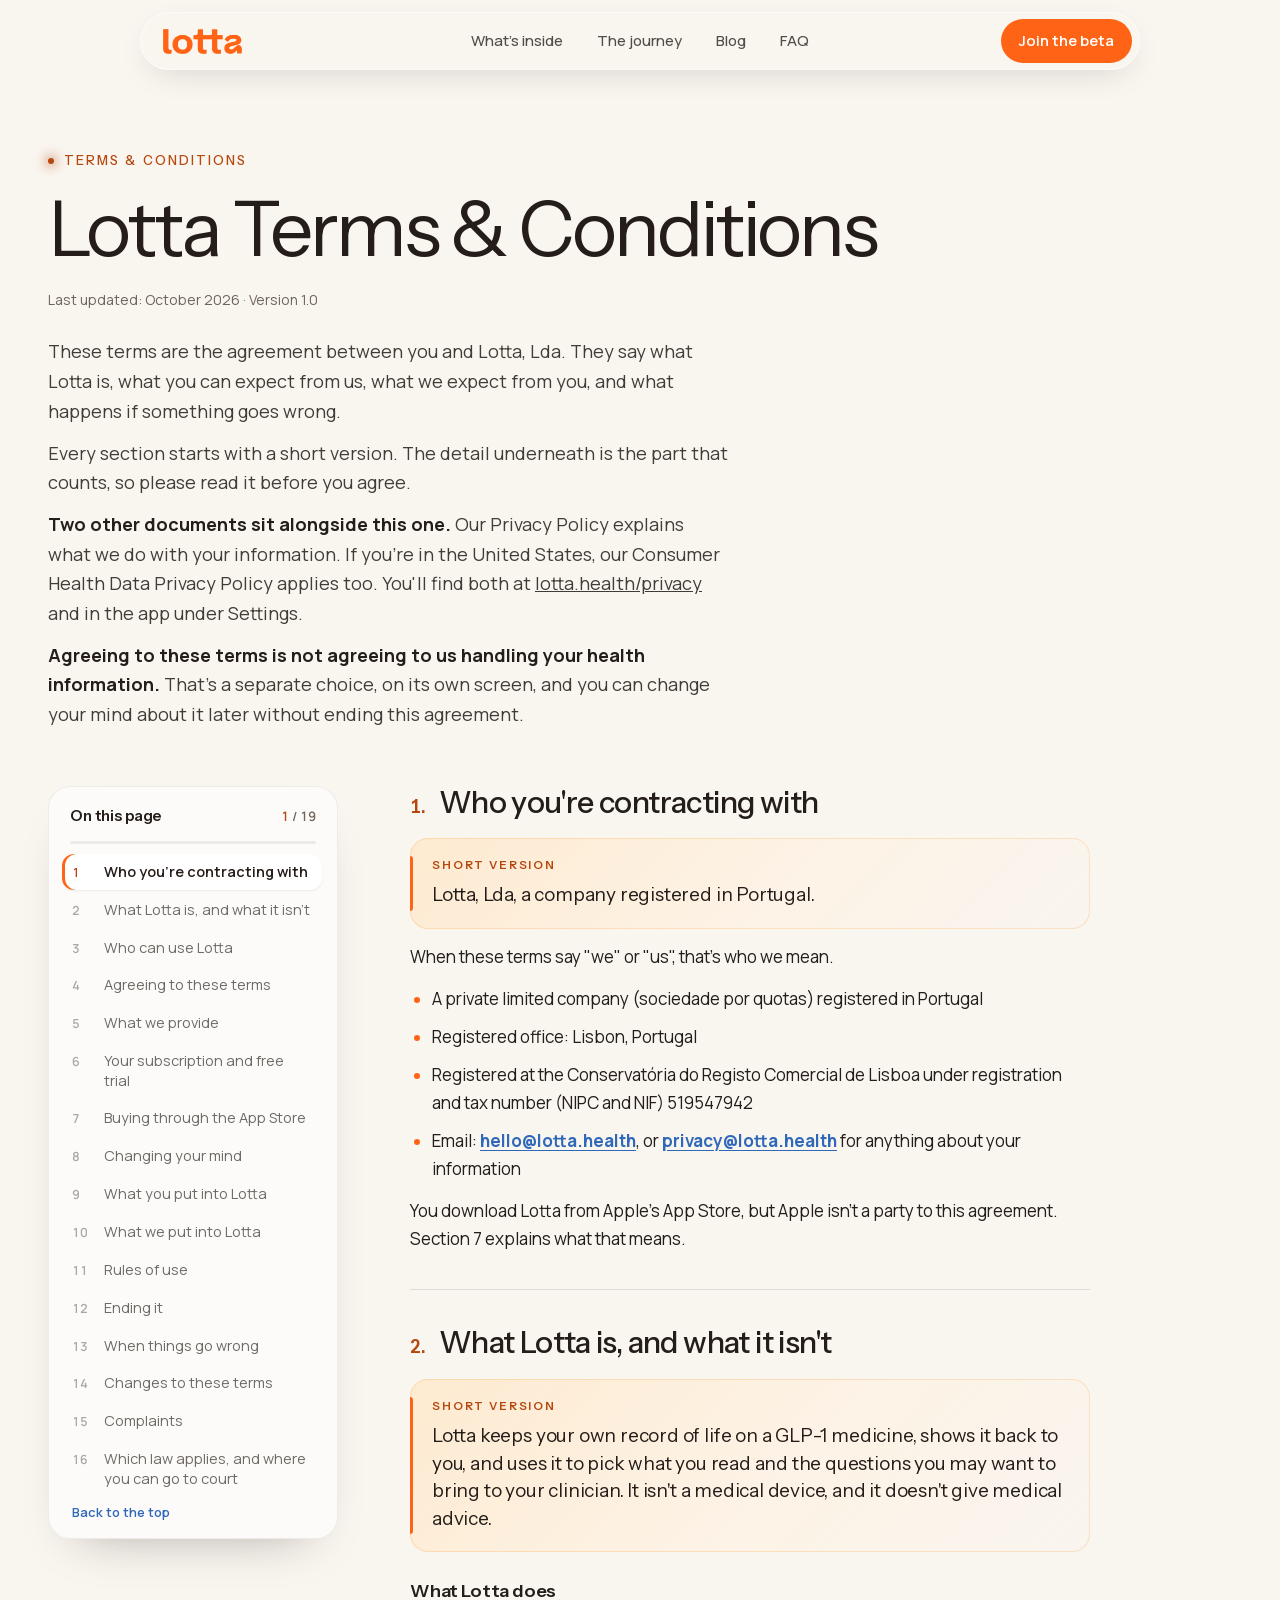
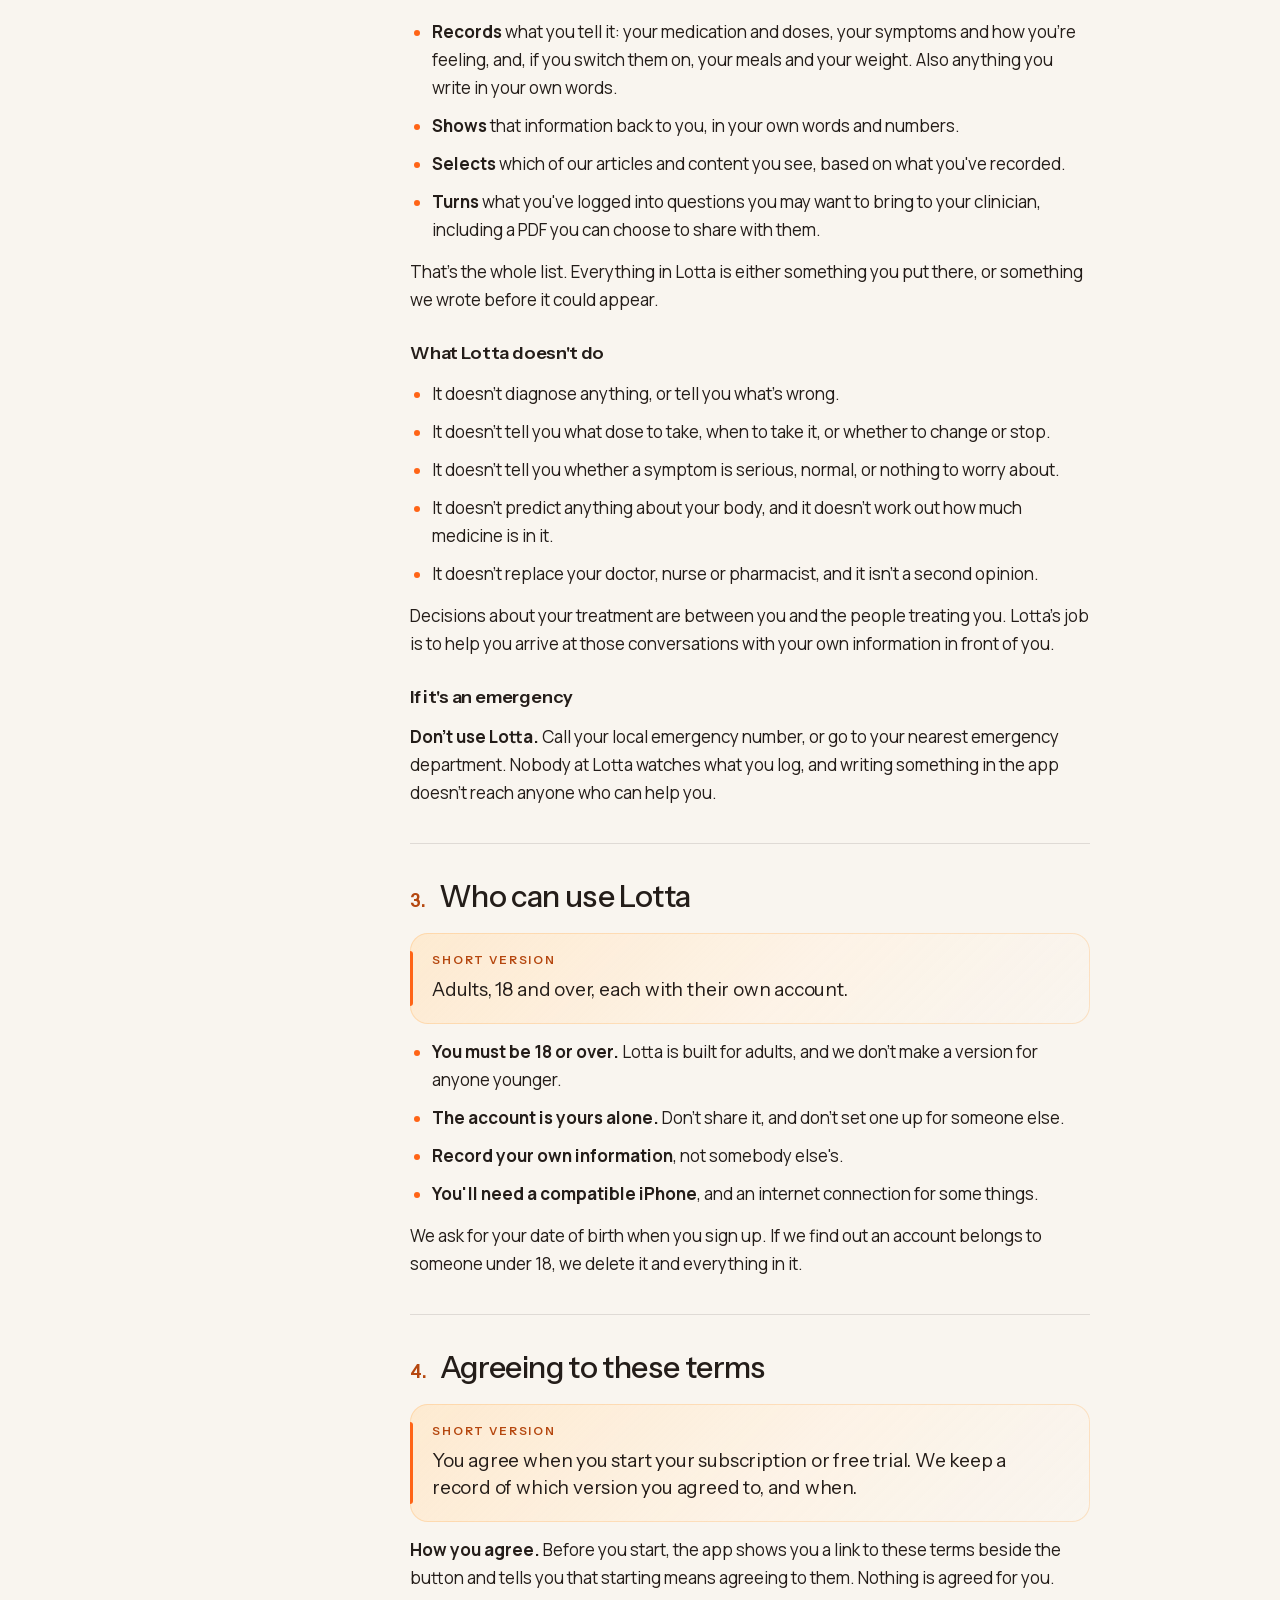
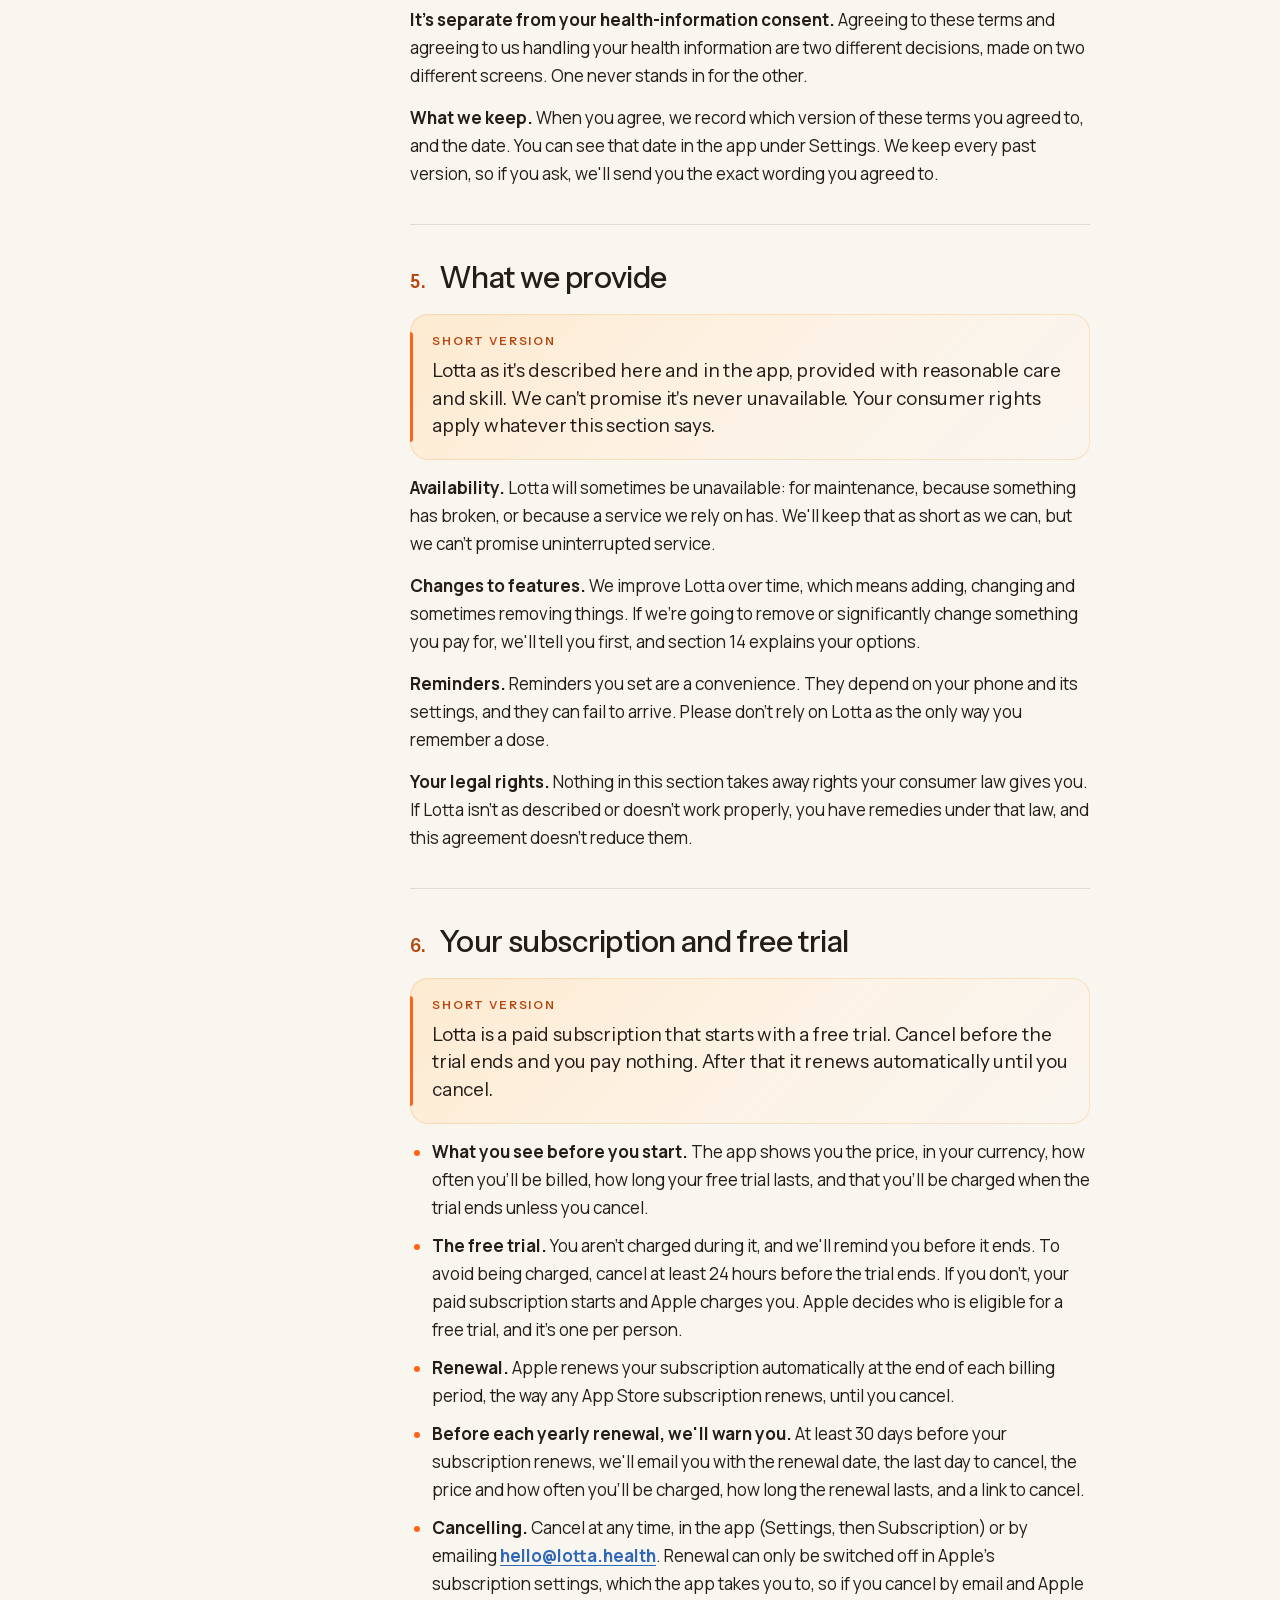
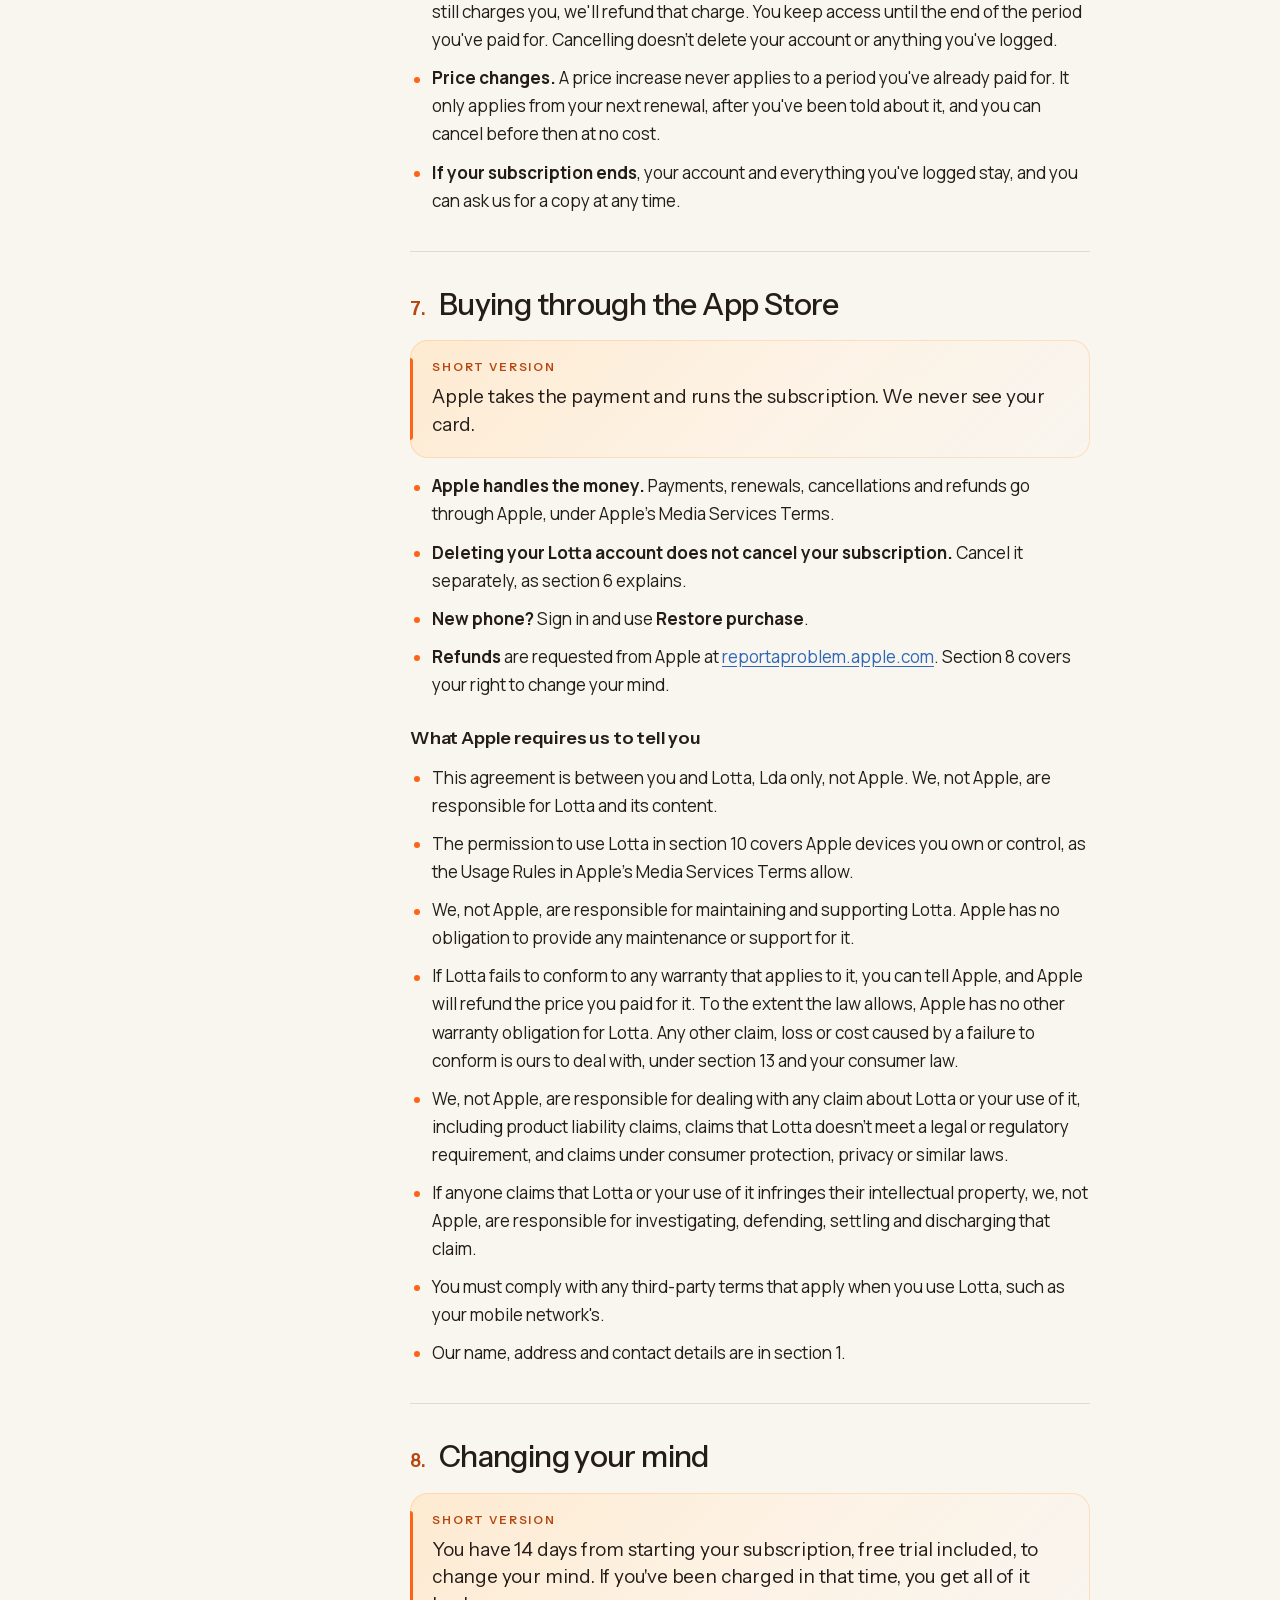
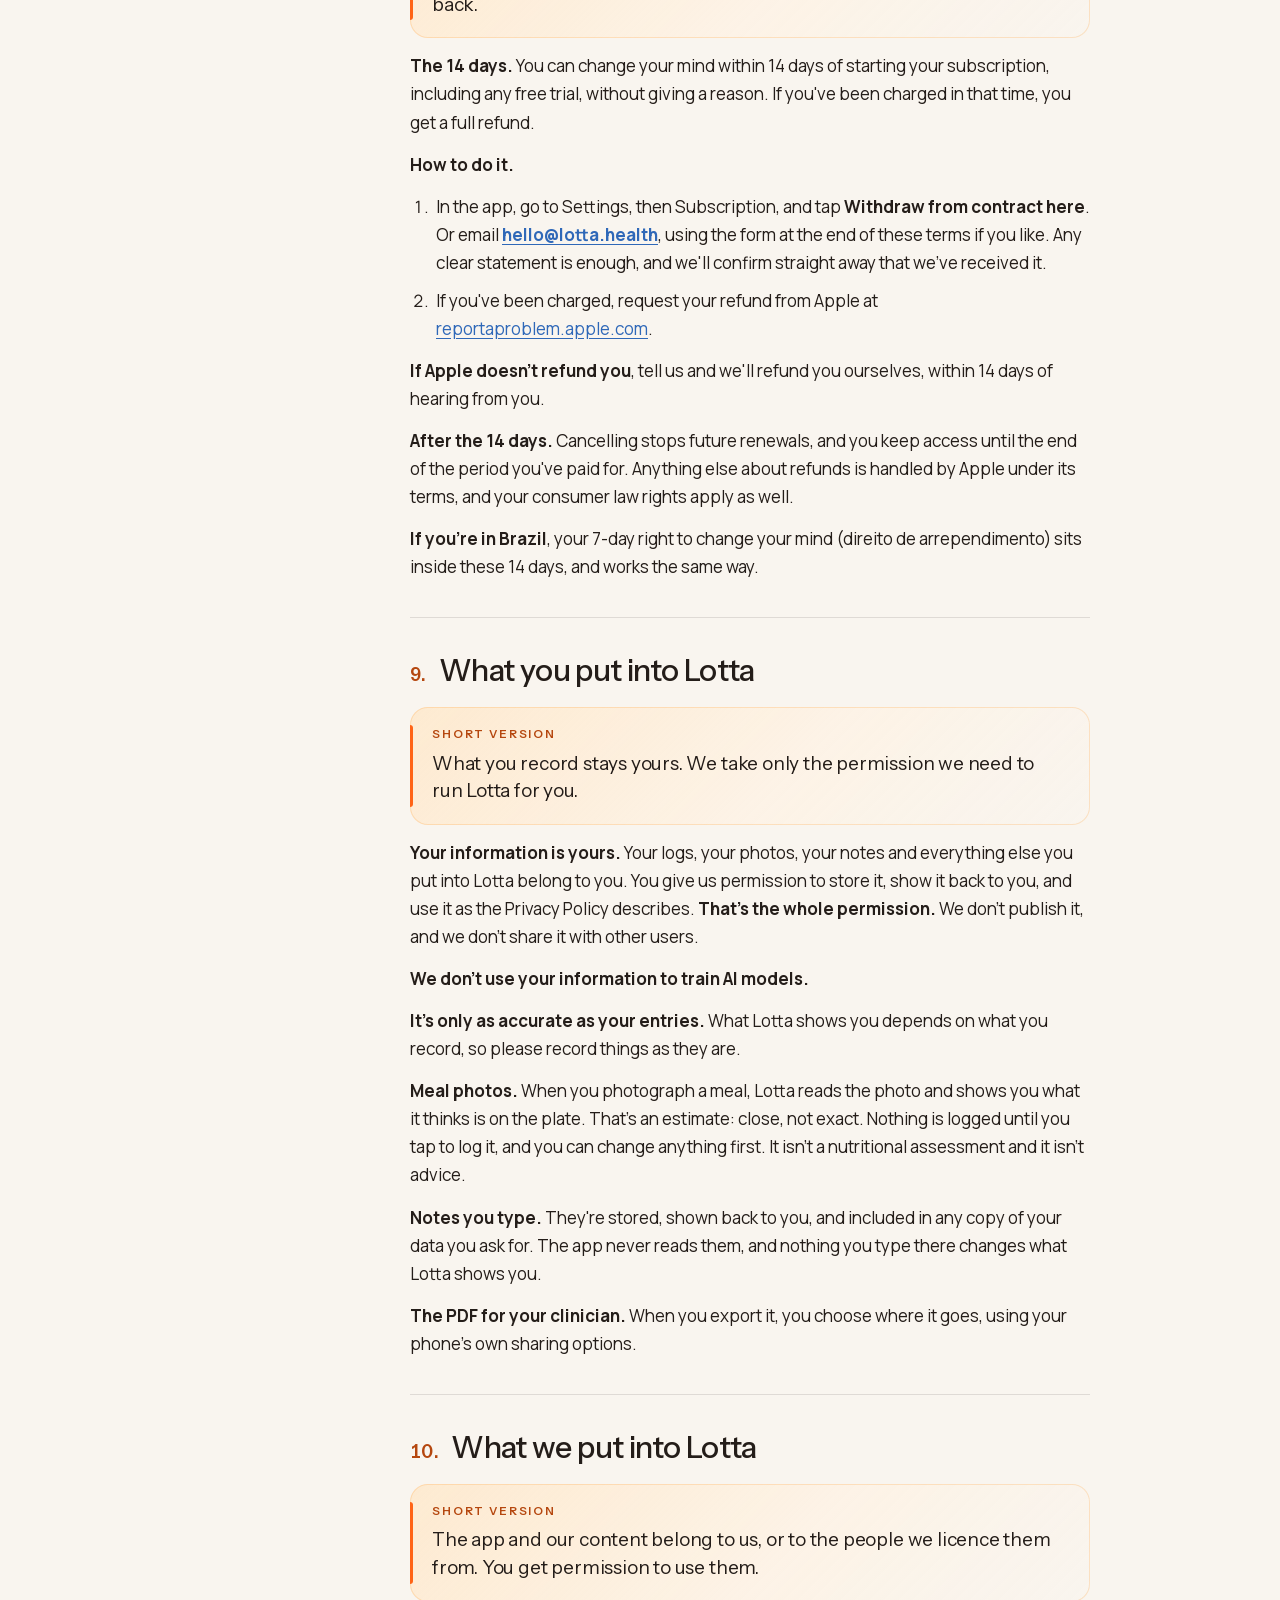
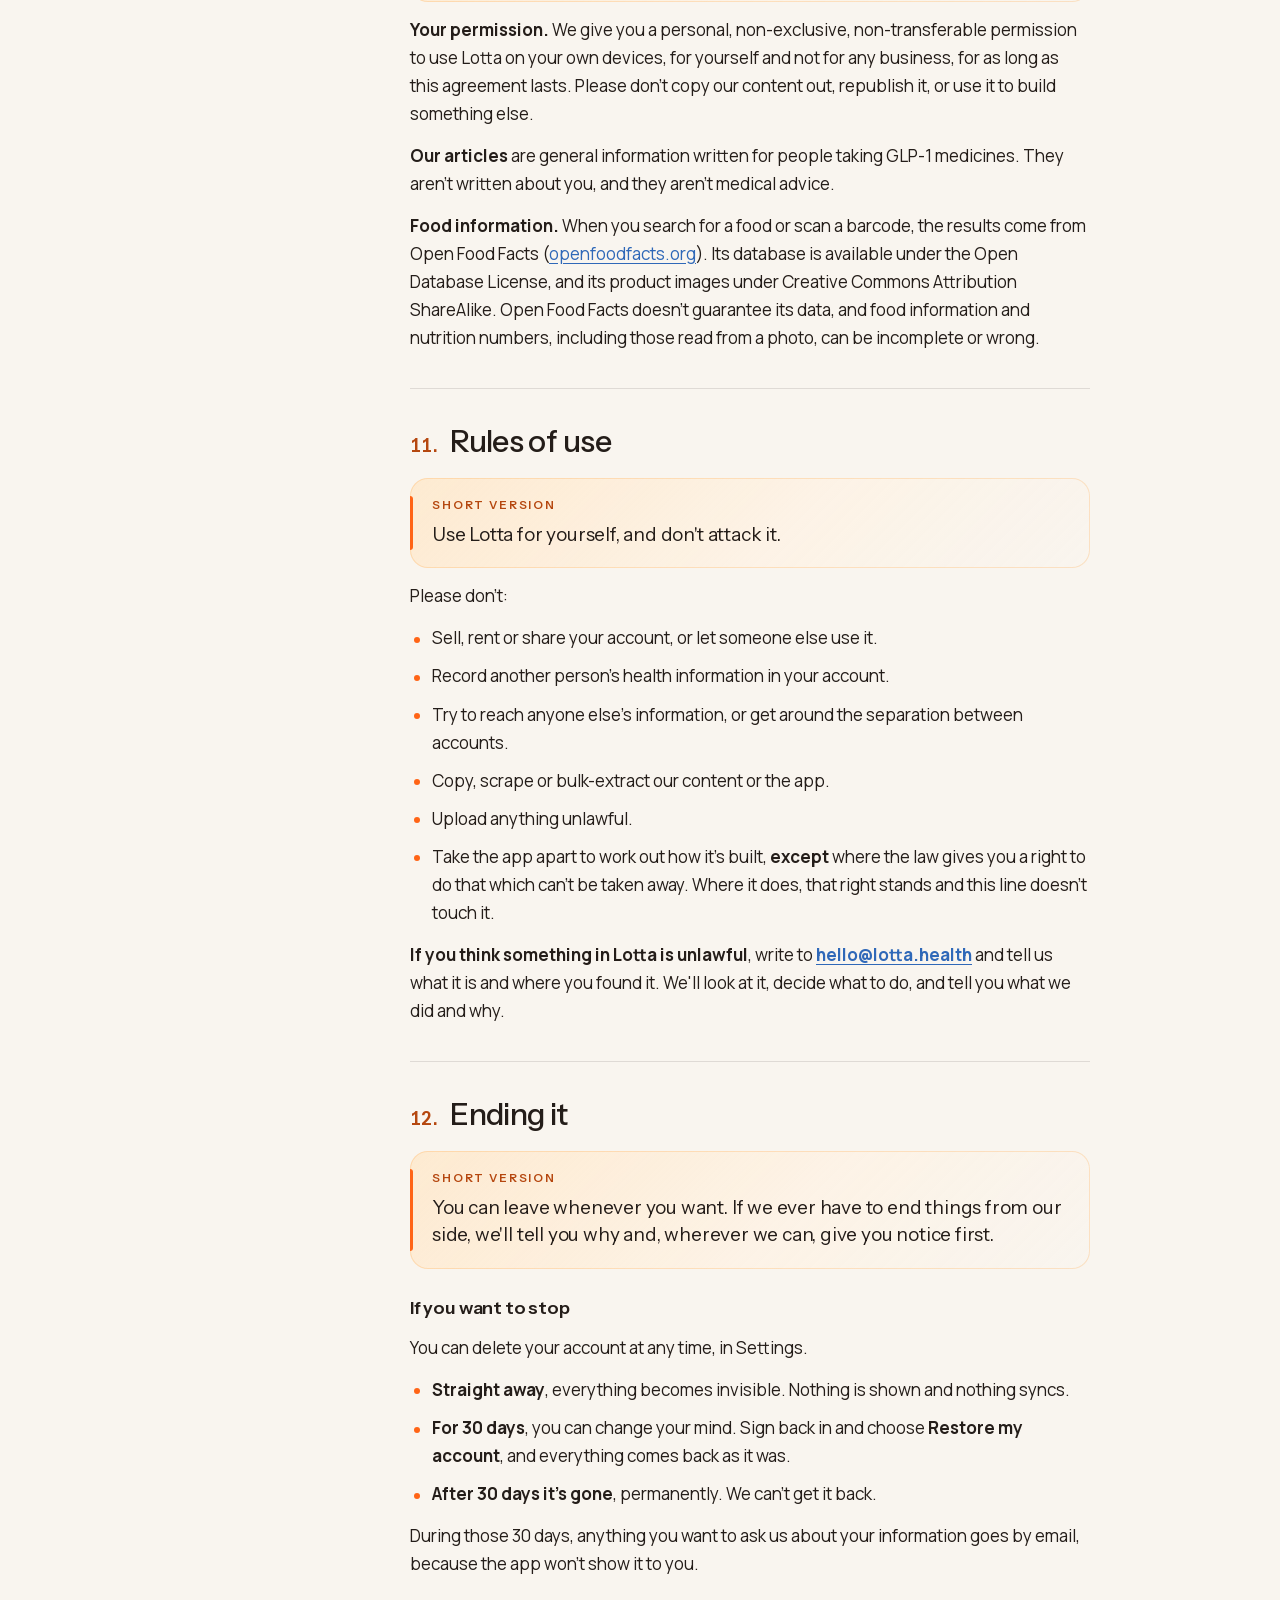
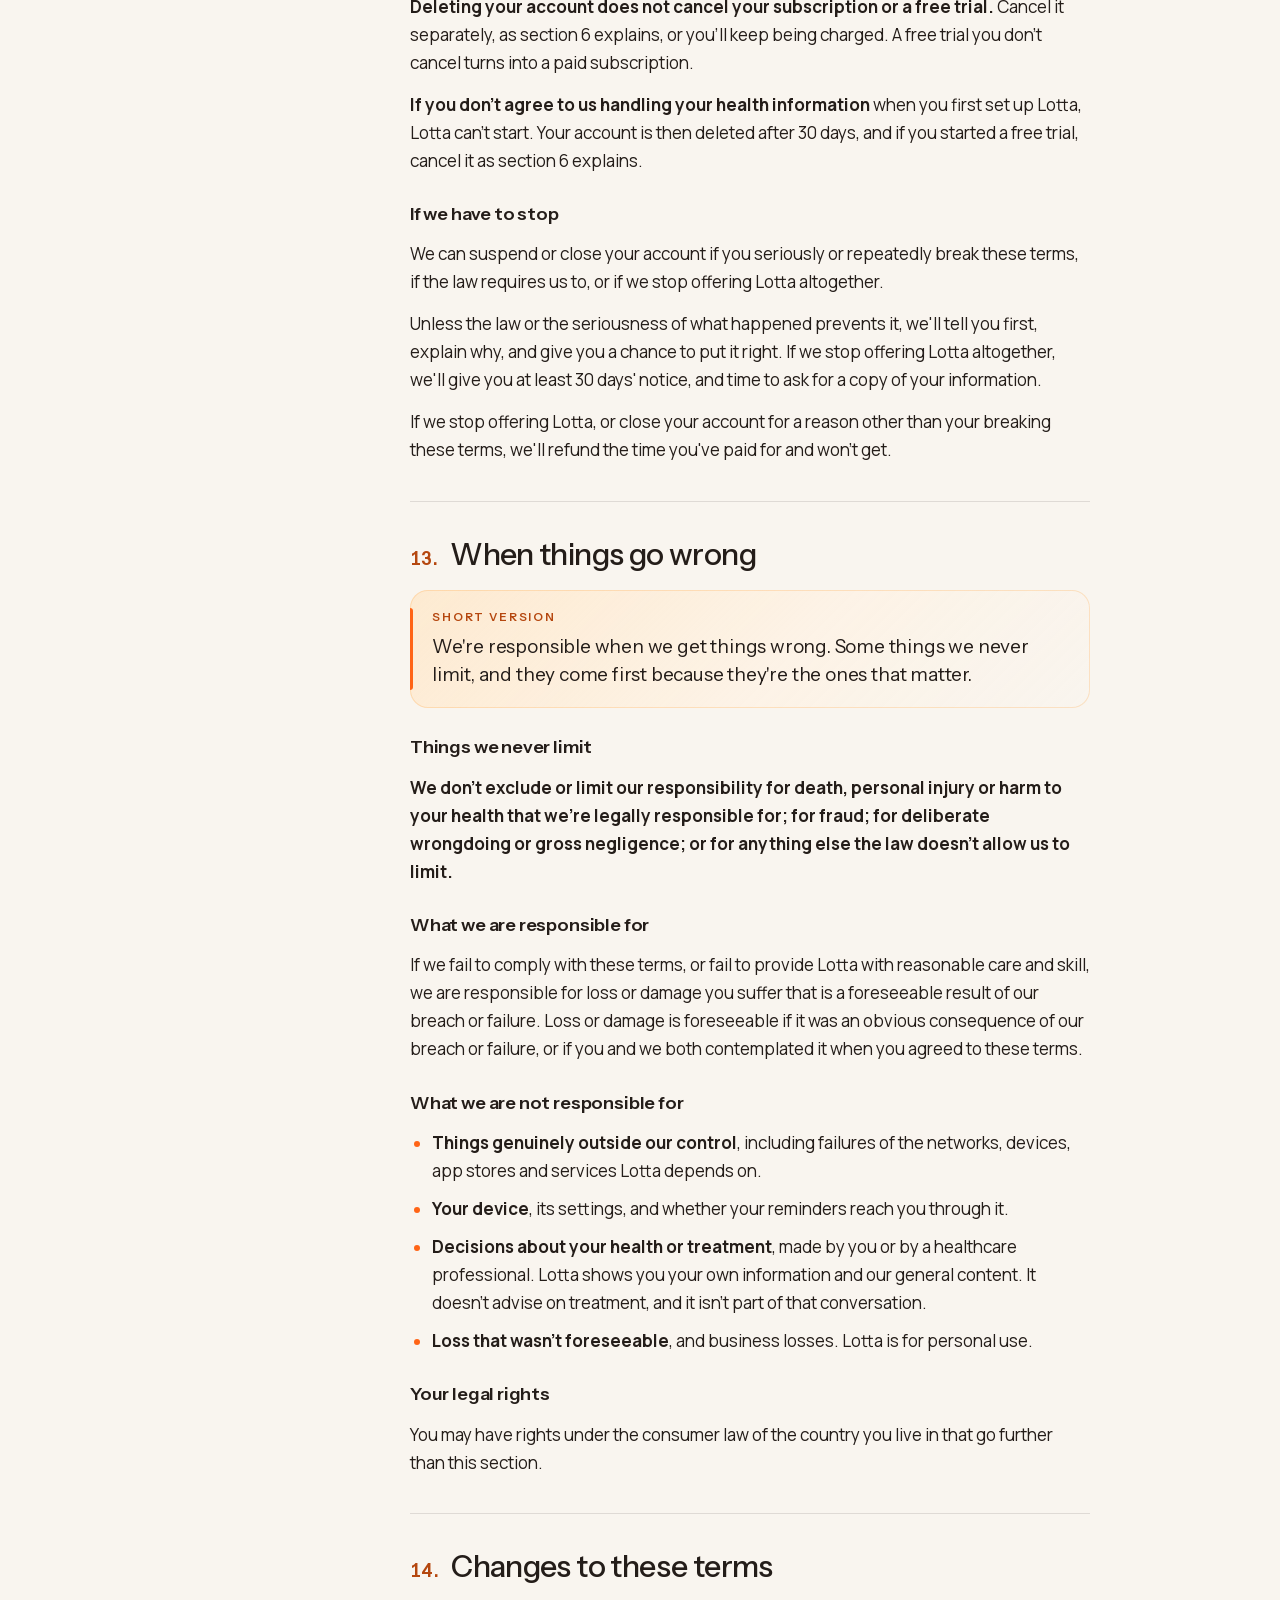
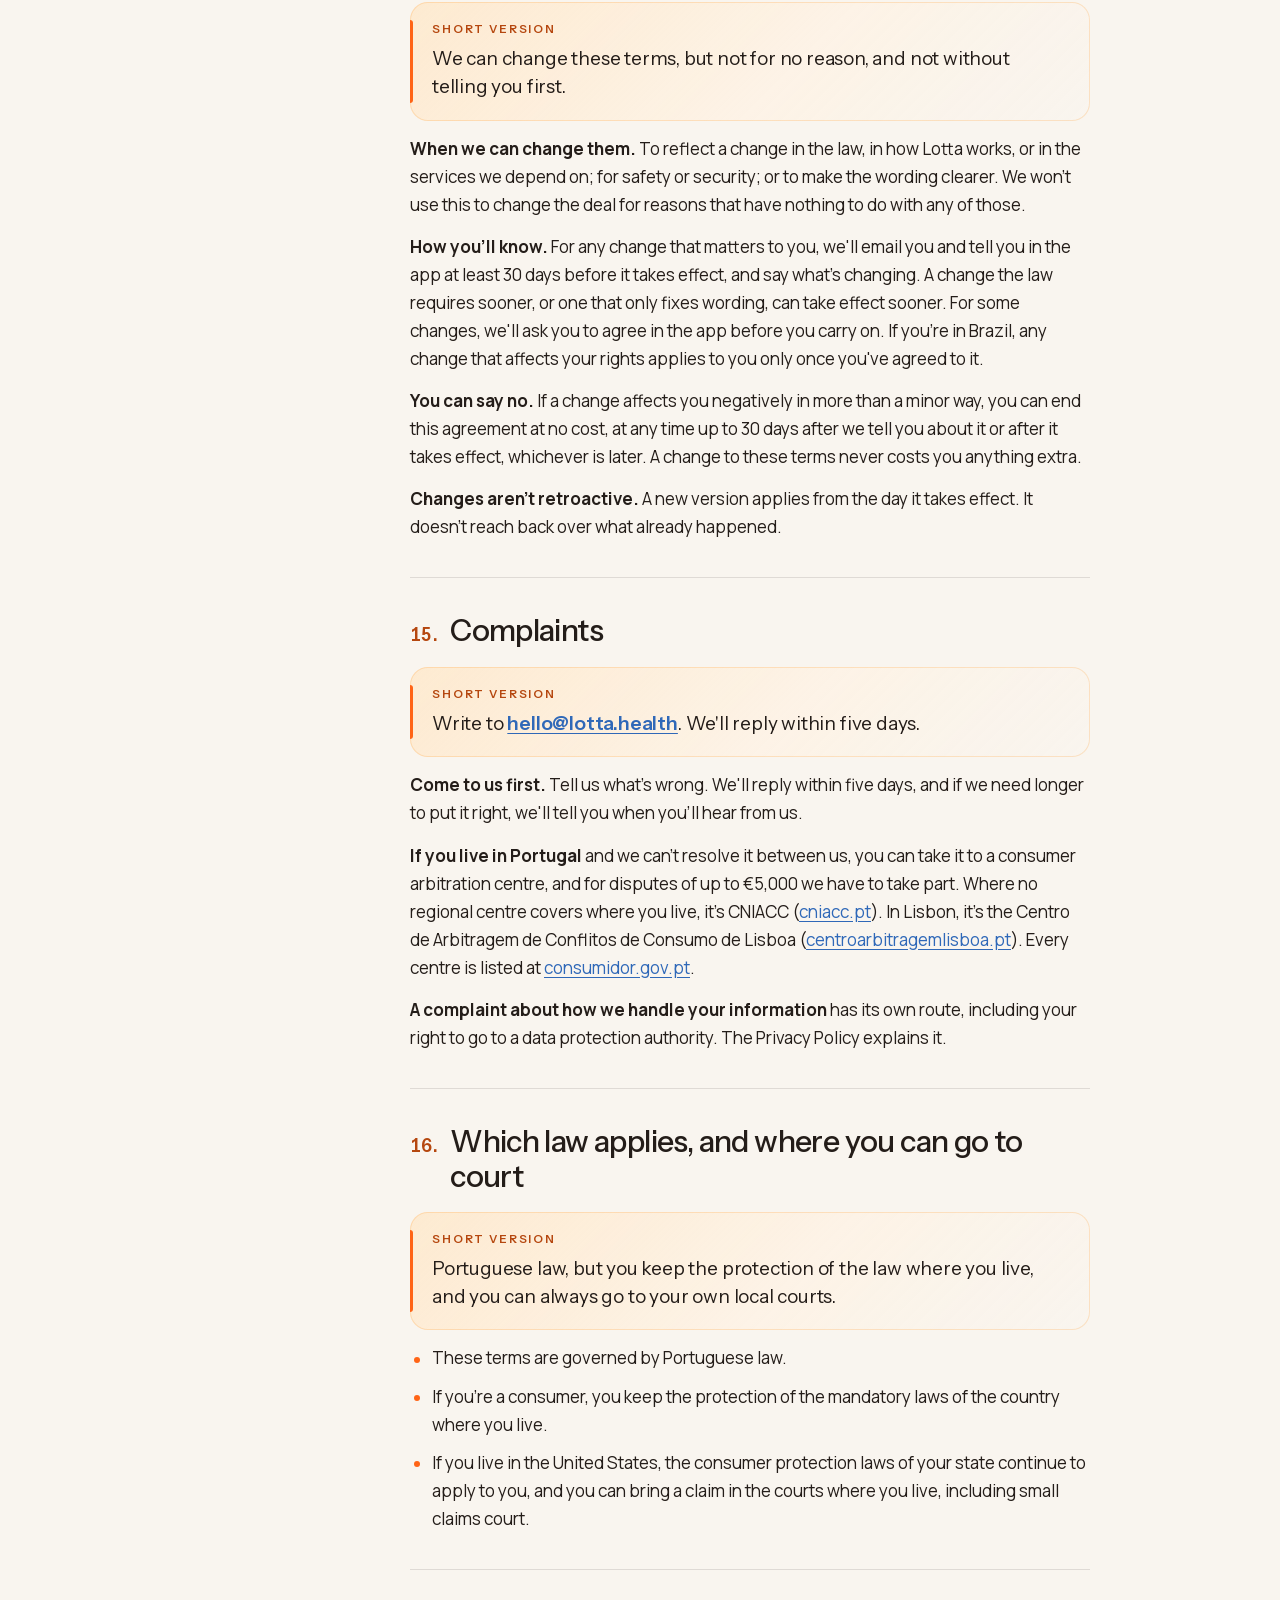
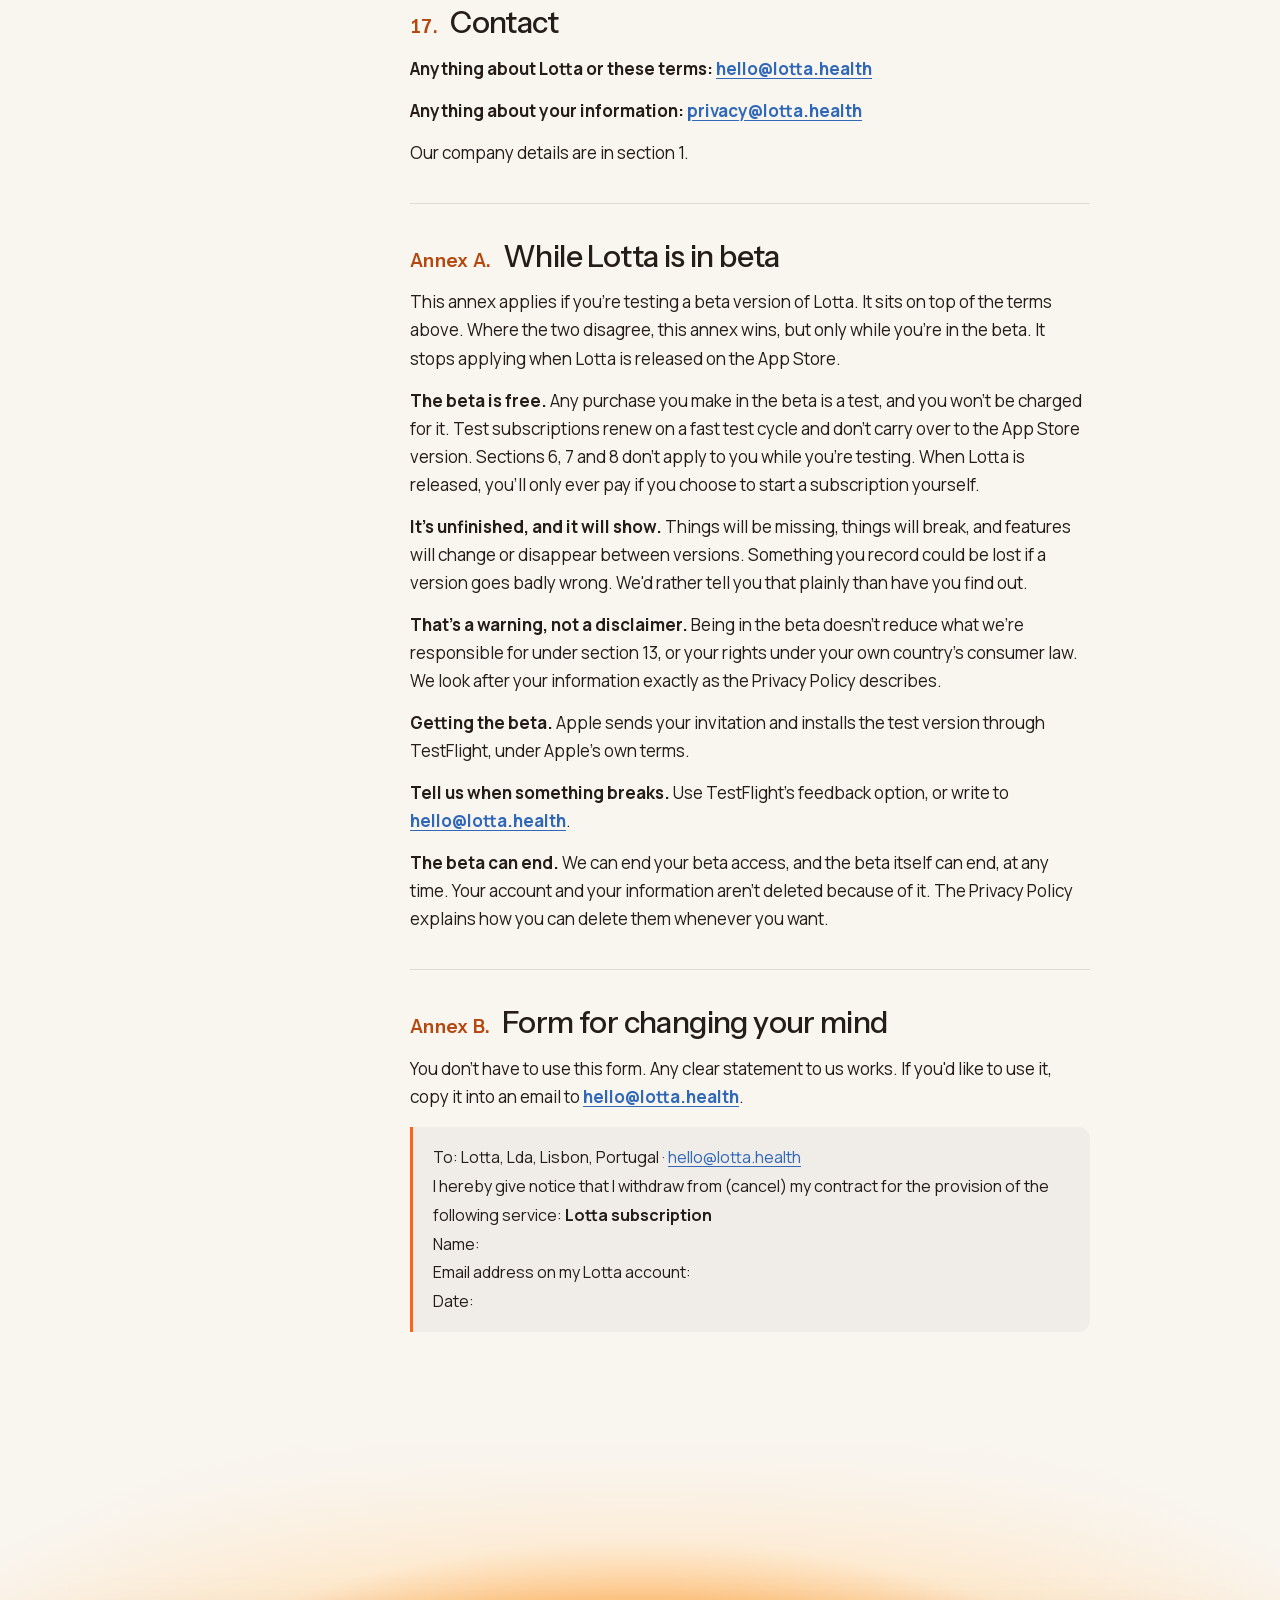
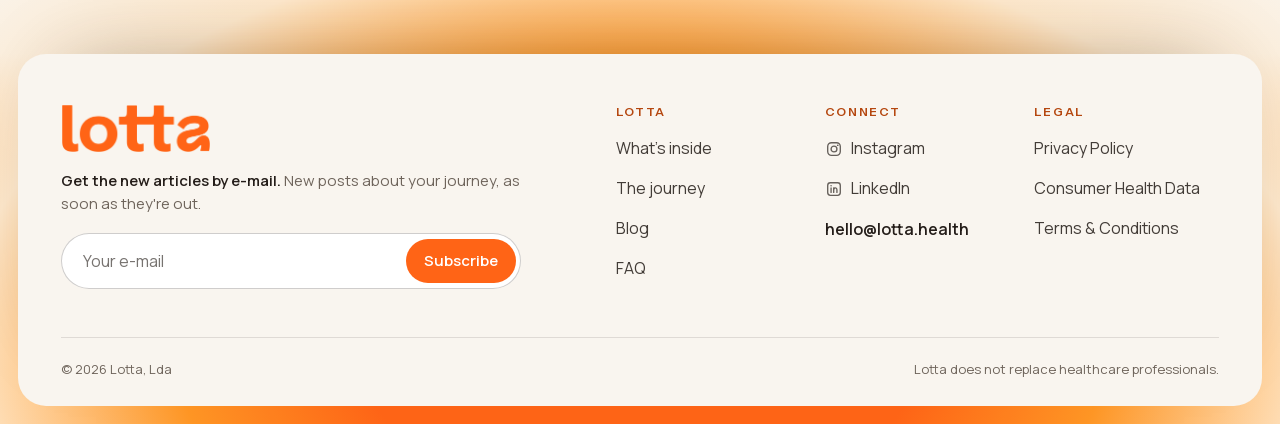
<file: terms.html>
<!doctype html>
<html lang="en">
<head>
<meta charset="utf-8">
<meta name="viewport" content="width=device-width, initial-scale=1, viewport-fit=cover">
<title>Terms &amp; Conditions · Lotta</title>
<meta name="description" content="The agreement between you and Lotta, Lda: what Lotta is, what you can expect from us, and what we expect from you.">
<link rel="canonical" href="https://www.lotta.health/legal">
<meta property="og:site_name" content="Lotta">
<meta property="og:type" content="website">
<meta property="og:title" content="Terms &amp; Conditions">
<meta property="og:description" content="The agreement between you and Lotta, Lda: what Lotta is, what you can expect from us, and what we expect from you.">
<meta property="og:url" content="https://www.lotta.health/legal">
<meta property="og:image" content="https://www.lotta.health/assets/share-home.jpg">
<meta name="twitter:card" content="summary_large_image">
<link rel="icon" href="favicon.ico" sizes="48x48">
<link rel="icon" href="favicon-96.png" type="image/png" sizes="96x96">
<link rel="icon" href="favicon.svg" type="image/svg+xml">
<link rel="apple-touch-icon" href="apple-touch-icon.png">
<link rel="alternate" type="application/rss+xml" title="Between Appointments, the Lotta blog" href="blog/rss.xml">
<meta name="theme-color" content="#F9F5EF">
<link rel="preload" href="assets/fonts/instrument-sans-latin.woff2" as="font" type="font/woff2" crossorigin>
<link rel="preload" href="assets/fonts/manrope-latin.woff2" as="font" type="font/woff2" crossorigin>
<link rel="stylesheet" href="pages.css">
<script>
  /* A page opened by a link starts at its top, whatever the browser carried over from the page before; Back, Forward and reload keep their place. */
  (function () { try { var n = performance.getEntriesByType('navigation')[0]; if (!location.hash && (!n || n.type === 'navigate')) { var top = function () { window.scrollTo({ top: 0, left: 0, behavior: 'instant' }); }; top(); document.addEventListener('DOMContentLoaded', top); window.addEventListener('pageshow', function (e) { if (!e.persisted) top(); }); } } catch (e) {} })();
  /* viewer message: highlight placeholder words (same switch as the home page) */
  window.addEventListener('message', function (e) { if (e.data && e.data.type === 'lotta-ph') document.documentElement.classList.toggle('show-ph', !!e.data.on); });
</script>
</head>
<body>
<a class="skip" href="#main">Skip to content</a>
<header class="nav">
  <div class="nav-in">
    <a class="nav-logo" href="/"><span class="logo" role="img" aria-label="Lotta, home"></span></a>
    <nav class="nav-links" aria-label="Main">
      <a href="/#inside">What's inside</a>
      <a href="/#journey">The journey</a>
      <a href="blog/">Blog</a>
      <a href="/#faq">FAQ</a>
    </nav>
    <div class="nav-cta">
      <a class="btn btn-primary btn-sm" href="/#join-beta">Join the beta</a>
      <button class="nav-menu" type="button" aria-expanded="false" aria-controls="sheet" aria-label="Menu"><i></i><i></i></button>
    </div>
  </div>
</header>
<!-- sheet -->
<div class="sheet" id="sheet" role="dialog" aria-modal="true" aria-label="Menu" hidden>
  <div class="sheet-top">
    <a class="nav-logo" href="/"><span class="logo" role="img" aria-label="Lotta, home"></span></a>
    <button class="sheet-close" type="button" aria-label="Close menu"></button>
  </div>
  <nav class="sheet-links" aria-label="Main">
    <a href="/#inside">What's inside<svg viewBox="0 0 24 24" aria-hidden="true"><path d="M4.5 12h15M13.5 6l6 6-6 6" fill="none" stroke="currentColor" stroke-width="2" stroke-linecap="round" stroke-linejoin="round"/></svg></a>
    <a href="/#journey">The journey<svg viewBox="0 0 24 24" aria-hidden="true"><path d="M4.5 12h15M13.5 6l6 6-6 6" fill="none" stroke="currentColor" stroke-width="2" stroke-linecap="round" stroke-linejoin="round"/></svg></a>
    <a href="blog/">Blog<svg viewBox="0 0 24 24" aria-hidden="true"><path d="M4.5 12h15M13.5 6l6 6-6 6" fill="none" stroke="currentColor" stroke-width="2" stroke-linecap="round" stroke-linejoin="round"/></svg></a>
    <a href="/#faq">FAQ<svg viewBox="0 0 24 24" aria-hidden="true"><path d="M4.5 12h15M13.5 6l6 6-6 6" fill="none" stroke="currentColor" stroke-width="2" stroke-linecap="round" stroke-linejoin="round"/></svg></a>
  </nav>
  <a class="btn btn-primary" href="/#join-beta">Join the beta</a>
</div>
<script>
  /* The phone menu: opens over the page, keeps the keyboard inside it, closes with its button, with Escape, or when a link is chosen. */
  (function () {
    var d = document, sheet = d.getElementById('sheet'), btn = d.querySelector('.nav-menu'); if (!sheet || !btn) return;
    var close = sheet.querySelector('.sheet-close');
    function behind() { return [].slice.call(d.querySelectorAll('header.nav, main, footer.foot')); }
    function open() { sheet.hidden = false; btn.setAttribute('aria-expanded', 'true'); behind().forEach(function (e) { e.setAttribute('inert', ''); }); d.documentElement.style.overflow = 'hidden'; close.focus(); }
    function shut(back) { if (sheet.hidden) return; sheet.hidden = true; btn.setAttribute('aria-expanded', 'false'); behind().forEach(function (e) { e.removeAttribute('inert'); }); d.documentElement.style.overflow = ''; if (back) btn.focus(); }
    btn.addEventListener('click', open);
    close.addEventListener('click', function () { shut(true); });
    sheet.addEventListener('click', function (e) { if (e.target.closest && e.target.closest('a')) shut(false); });
    d.addEventListener('keydown', function (e) {
      if (sheet.hidden) return;
      if (e.key === 'Escape') { shut(true); return; }
      if (e.key === 'Tab') {
        var f = [].slice.call(sheet.querySelectorAll('a, button')), first = f[0], last = f[f.length - 1];
        if (e.shiftKey && d.activeElement === first) { e.preventDefault(); last.focus(); }
        else if (!e.shiftKey && d.activeElement === last) { e.preventDefault(); first.focus(); }
      }
    });
    window.addEventListener('resize', function () { if (window.innerWidth >= 900) shut(false); });
  })();
</script>
<!-- /sheet -->

<main id="main">
  <div class="page">
    <div class="wrap">
      <header class="page-head">
        <p class="kicker">Terms &amp; Conditions</p>
        <h1 class="page-title">Lotta Terms &amp; Conditions</h1>
        <p class="page-meta">Last updated: October 2026 · Version 1.0</p>
        <div class="page-intro">
          <p>These terms are the agreement between you and Lotta, Lda. They say what Lotta is, what you can expect from us, what we expect from you, and what happens if something goes wrong.</p>
          <p>Every section starts with a short version. The detail underneath is the part that counts, so please read it before you agree.</p>
          <p><b>Two other documents sit alongside this one.</b> Our Privacy Policy explains what we do with your information. If you're in the United States, our Consumer Health Data Privacy Policy applies too. You'll find both at <a href="https://lotta.health/privacy" target="_blank" rel="noopener">lotta.health/privacy</a> and in the app under Settings.</p>
          <p><b>Agreeing to these terms is not agreeing to us handling your health information.</b> That's a separate choice, on its own screen, and you can change your mind about it later without ending this agreement.</p>
        </div>
      </header>
      <div class="doc">
        <nav class="toc" aria-label="On this page">
          <div class="toc-card">
            <div class="toc-head"><p class="toc-title">On this page</p><p class="toc-count" aria-hidden="true"><span class="toc-cur">1</span> / 19</p></div>
            <div class="toc-prog" aria-hidden="true"><i></i></div>
            <ol class="toc-list">
            <li><a href="#s1"><span class="n">1</span><span class="t">Who you're contracting with</span></a></li>
            <li><a href="#s2"><span class="n">2</span><span class="t">What Lotta is, and what it isn't</span></a></li>
            <li><a href="#s3"><span class="n">3</span><span class="t">Who can use Lotta</span></a></li>
            <li><a href="#s4"><span class="n">4</span><span class="t">Agreeing to these terms</span></a></li>
            <li><a href="#s5"><span class="n">5</span><span class="t">What we provide</span></a></li>
            <li><a href="#s6"><span class="n">6</span><span class="t">Your subscription and free trial</span></a></li>
            <li><a href="#s7"><span class="n">7</span><span class="t">Buying through the App Store</span></a></li>
            <li><a href="#s8"><span class="n">8</span><span class="t">Changing your mind</span></a></li>
            <li><a href="#s9"><span class="n">9</span><span class="t">What you put into Lotta</span></a></li>
            <li><a href="#s10"><span class="n">10</span><span class="t">What we put into Lotta</span></a></li>
            <li><a href="#s11"><span class="n">11</span><span class="t">Rules of use</span></a></li>
            <li><a href="#s12"><span class="n">12</span><span class="t">Ending it</span></a></li>
            <li><a href="#s13"><span class="n">13</span><span class="t">When things go wrong</span></a></li>
            <li><a href="#s14"><span class="n">14</span><span class="t">Changes to these terms</span></a></li>
            <li><a href="#s15"><span class="n">15</span><span class="t">Complaints</span></a></li>
            <li><a href="#s16"><span class="n">16</span><span class="t">Which law applies, and where you can go to court</span></a></li>
            <li><a href="#s17"><span class="n">17</span><span class="t">Contact</span></a></li>
            <li class="toc-group" aria-hidden="true">Annexes</li>
            <li><a href="#annex-a"><span class="n">A</span><span class="t">While Lotta is in beta</span></a></li>
            <li><a href="#annex-b"><span class="n">B</span><span class="t">Form for changing your mind</span></a></li>
            </ol>
            <a class="toc-top" href="#main">Back to the top</a>
          </div>
        </nav>
        <div class="doc-body">
        <section id="s1">
          <h2><span class="h-num">1.</span> Who you're contracting with</h2>
          <div class="short"><p class="short-l">Short version</p><p class="short-t">Lotta, Lda, a company registered in Portugal.</p></div>
          <p>When these terms say "we" or "us", that's who we mean.</p>
          <ul>
            <li>A private limited company (sociedade por quotas) registered in Portugal</li>
            <li>Registered office: Lisbon, Portugal</li>
            <li>Registered at the Conservatória do Registo Comercial de Lisboa under registration and tax number (NIPC and NIF) 519547942</li>
            <li>Email: <a href="mailto:hello@lotta.health"><b>hello@lotta.health</b></a>, or <a href="mailto:privacy@lotta.health"><b>privacy@lotta.health</b></a> for anything about your information</li>
          </ul>
          <p>You download Lotta from Apple's App Store, but Apple isn't a party to this agreement. Section 7 explains what that means.</p>
        </section>
        <section id="s2">
          <h2><span class="h-num">2.</span> What Lotta is, and what it isn't</h2>
          <div class="short"><p class="short-l">Short version</p><p class="short-t">Lotta keeps your own record of life on a <span class="nw">GLP-1</span> medicine, shows it back to you, and uses it to pick what you read and the questions you may want to bring to your clinician. It isn't a medical device, and it doesn't give medical advice.</p></div>
          <h3>What Lotta does</h3>
          <ul>
            <li><b>Records</b> what you tell it: your medication and doses, your symptoms and how you're feeling, and, if you switch them on, your meals and your weight. Also anything you write in your own words.</li>
            <li><b>Shows</b> that information back to you, in your own words and numbers.</li>
            <li><b>Selects</b> which of our articles and content you see, based on what you've recorded.</li>
            <li><b>Turns</b> what you've logged into questions you may want to bring to your clinician, including a PDF you can choose to share with them.</li>
          </ul>
          <p>That's the whole list. Everything in Lotta is either something you put there, or something we wrote before it could appear.</p>
          <h3>What Lotta doesn't do</h3>
          <ul>
            <li>It doesn't diagnose anything, or tell you what's wrong.</li>
            <li>It doesn't tell you what dose to take, when to take it, or whether to change or stop.</li>
            <li>It doesn't tell you whether a symptom is serious, normal, or nothing to worry about.</li>
            <li>It doesn't predict anything about your body, and it doesn't work out how much medicine is in it.</li>
            <li>It doesn't replace your doctor, nurse or pharmacist, and it isn't a second opinion.</li>
          </ul>
          <p>Decisions about your treatment are between you and the people treating you. Lotta's job is to help you arrive at those conversations with your own information in front of you.</p>
          <h3>If it's an emergency</h3>
          <p><b>Don't use Lotta.</b> Call your local emergency number, or go to your nearest emergency department. Nobody at Lotta watches what you log, and writing something in the app doesn't reach anyone who can help you.</p>
        </section>
        <section id="s3">
          <h2><span class="h-num">3.</span> Who can use Lotta</h2>
          <div class="short"><p class="short-l">Short version</p><p class="short-t">Adults, 18 and over, each with their own account.</p></div>
          <ul>
            <li><b>You must be 18 or over.</b> Lotta is built for adults, and we don't make a version for anyone younger.</li>
            <li><b>The account is yours alone.</b> Don't share it, and don't set one up for someone else.</li>
            <li><b>Record your own information</b>, not somebody else's.</li>
            <li><b>You'll need a compatible iPhone</b>, and an internet connection for some things.</li>
          </ul>
          <p>We ask for your date of birth when you sign up. If we find out an account belongs to someone under 18, we delete it and everything in it.</p>
        </section>
        <section id="s4">
          <h2><span class="h-num">4.</span> Agreeing to these terms</h2>
          <div class="short"><p class="short-l">Short version</p><p class="short-t">You agree when you start your subscription or free trial. We keep a record of which version you agreed to, and when.</p></div>
          <p><b>How you agree.</b> Before you start, the app shows you a link to these terms beside the button and tells you that starting means agreeing to them. Nothing is agreed for you.</p>
          <p><b>It's separate from your health-information consent.</b> Agreeing to these terms and agreeing to us handling your health information are two different decisions, made on two different screens. One never stands in for the other.</p>
          <p><b>What we keep.</b> When you agree, we record which version of these terms you agreed to, and the date. You can see that date in the app under Settings. We keep every past version, so if you ask, we'll send you the exact wording you agreed to.</p>
        </section>
        <section id="s5">
          <h2><span class="h-num">5.</span> What we provide</h2>
          <div class="short"><p class="short-l">Short version</p><p class="short-t">Lotta as it's described here and in the app, provided with reasonable care and skill. We can't promise it's never unavailable. Your consumer rights apply whatever this section says.</p></div>
          <p><b>Availability.</b> Lotta will sometimes be unavailable: for maintenance, because something has broken, or because a service we rely on has. We'll keep that as short as we can, but we can't promise uninterrupted service.</p>
          <p><b>Changes to features.</b> We improve Lotta over time, which means adding, changing and sometimes removing things. If we're going to remove or significantly change something you pay for, we'll tell you first, and section 14 explains your options.</p>
          <p><b>Reminders.</b> Reminders you set are a convenience. They depend on your phone and its settings, and they can fail to arrive. Please don't rely on Lotta as the only way you remember a dose.</p>
          <p><b>Your legal rights.</b> Nothing in this section takes away rights your consumer law gives you. If Lotta isn't as described or doesn't work properly, you have remedies under that law, and this agreement doesn't reduce them.</p>
        </section>
        <section id="s6">
          <h2><span class="h-num">6.</span> Your subscription and free trial</h2>
          <div class="short"><p class="short-l">Short version</p><p class="short-t">Lotta is a paid subscription that starts with a free trial. Cancel before the trial ends and you pay nothing. After that it renews automatically until you cancel.</p></div>
          <ul>
            <li><b>What you see before you start.</b> The app shows you the price, in your currency, how often you'll be billed, how long your free trial lasts, and that you'll be charged when the trial ends unless you cancel.</li>
            <li><b>The free trial.</b> You aren't charged during it, and we'll remind you before it ends. To avoid being charged, cancel at least 24 hours before the trial ends. If you don't, your paid subscription starts and Apple charges you. Apple decides who is eligible for a free trial, and it's one per person.</li>
            <li><b>Renewal.</b> Apple renews your subscription automatically at the end of each billing period, the way any App Store subscription renews, until you cancel.</li>
            <li><b>Before each yearly renewal, we'll warn you.</b> At least 30 days before your subscription renews, we'll email you with the renewal date, the last day to cancel, the price and how often you'll be charged, how long the renewal lasts, and a link to cancel.</li>
            <li><b>Cancelling.</b> Cancel at any time, in the app (Settings, then Subscription) or by emailing <a href="mailto:hello@lotta.health"><b>hello@lotta.health</b></a>. Renewal can only be switched off in Apple's subscription settings, which the app takes you to, so if you cancel by email and Apple still charges you, we'll refund that charge. You keep access until the end of the period you've paid for. Cancelling doesn't delete your account or anything you've logged.</li>
            <li><b>Price changes.</b> A price increase never applies to a period you've already paid for. It only applies from your next renewal, after you've been told about it, and you can cancel before then at no cost.</li>
            <li><b>If your subscription ends</b>, your account and everything you've logged stay, and you can ask us for a copy at any time.</li>
          </ul>
        </section>
        <section id="s7">
          <h2><span class="h-num">7.</span> Buying through the App Store</h2>
          <div class="short"><p class="short-l">Short version</p><p class="short-t">Apple takes the payment and runs the subscription. We never see your card.</p></div>
          <ul>
            <li><b>Apple handles the money.</b> Payments, renewals, cancellations and refunds go through Apple, under Apple's Media Services Terms.</li>
            <li><b>Deleting your Lotta account does not cancel your subscription.</b> Cancel it separately, as section 6 explains.</li>
            <li><b>New phone?</b> Sign in and use <b>Restore purchase</b>.</li>
            <li><b>Refunds</b> are requested from Apple at <a href="https://reportaproblem.apple.com" target="_blank" rel="noopener">reportaproblem.apple.com</a>. Section 8 covers your right to change your mind.</li>
          </ul>
          <h3>What Apple requires us to tell you</h3>
          <ul>
            <li>This agreement is between you and Lotta, Lda only, not Apple. We, not Apple, are responsible for Lotta and its content.</li>
            <li>The permission to use Lotta in section 10 covers Apple devices you own or control, as the Usage Rules in Apple's Media Services Terms allow.</li>
            <li>We, not Apple, are responsible for maintaining and supporting Lotta. Apple has no obligation to provide any maintenance or support for it.</li>
            <li>If Lotta fails to conform to any warranty that applies to it, you can tell Apple, and Apple will refund the price you paid for it. To the extent the law allows, Apple has no other warranty obligation for Lotta. Any other claim, loss or cost caused by a failure to conform is ours to deal with, under section 13 and your consumer law.</li>
            <li>We, not Apple, are responsible for dealing with any claim about Lotta or your use of it, including product liability claims, claims that Lotta doesn't meet a legal or regulatory requirement, and claims under consumer protection, privacy or similar laws.</li>
            <li>If anyone claims that Lotta or your use of it infringes their intellectual property, we, not Apple, are responsible for investigating, defending, settling and discharging that claim.</li>
            <li>You must comply with any third-party terms that apply when you use Lotta, such as your mobile network's.</li>
            <li>Our name, address and contact details are in section 1.</li>
          </ul>
        </section>
        <section id="s8">
          <h2><span class="h-num">8.</span> Changing your mind</h2>
          <div class="short"><p class="short-l">Short version</p><p class="short-t">You have 14 days from starting your subscription, free trial included, to change your mind. If you've been charged in that time, you get all of it back.</p></div>
          <p><b>The 14 days.</b> You can change your mind within 14 days of starting your subscription, including any free trial, without giving a reason. If you've been charged in that time, you get a full refund.</p>
          <p><b>How to do it.</b></p>
          <ol>
            <li>In the app, go to Settings, then Subscription, and tap <b>Withdraw from contract here</b>. Or email <a href="mailto:hello@lotta.health"><b>hello@lotta.health</b></a>, using the form at the end of these terms if you like. Any clear statement is enough, and we'll confirm straight away that we've received it.</li>
            <li>If you've been charged, request your refund from Apple at <a href="https://reportaproblem.apple.com" target="_blank" rel="noopener">reportaproblem.apple.com</a>.</li>
          </ol>
          <p><b>If Apple doesn't refund you</b>, tell us and we'll refund you ourselves, within 14 days of hearing from you.</p>
          <p><b>After the 14 days.</b> Cancelling stops future renewals, and you keep access until the end of the period you've paid for. Anything else about refunds is handled by Apple under its terms, and your consumer law rights apply as well.</p>
          <p><b>If you're in Brazil</b>, your 7-day right to change your mind (direito de arrependimento) sits inside these 14 days, and works the same way.</p>
        </section>
        <section id="s9">
          <h2><span class="h-num">9.</span> What you put into Lotta</h2>
          <div class="short"><p class="short-l">Short version</p><p class="short-t">What you record stays yours. We take only the permission we need to run Lotta for you.</p></div>
          <p><b>Your information is yours.</b> Your logs, your photos, your notes and everything else you put into Lotta belong to you. You give us permission to store it, show it back to you, and use it as the Privacy Policy describes. <b>That's the whole permission.</b> We don't publish it, and we don't share it with other users.</p>
          <p><b>We don't use your information to train AI models.</b></p>
          <p><b>It's only as accurate as your entries.</b> What Lotta shows you depends on what you record, so please record things as they are.</p>
          <p><b>Meal photos.</b> When you photograph a meal, Lotta reads the photo and shows you what it thinks is on the plate. That's an estimate: close, not exact. Nothing is logged until you tap to log it, and you can change anything first. It isn't a nutritional assessment and it isn't advice.</p>
          <p><b>Notes you type.</b> They're stored, shown back to you, and included in any copy of your data you ask for. The app never reads them, and nothing you type there changes what Lotta shows you.</p>
          <p><b>The PDF for your clinician.</b> When you export it, you choose where it goes, using your phone's own sharing options.</p>
        </section>
        <section id="s10">
          <h2><span class="h-num">10.</span> What we put into Lotta</h2>
          <div class="short"><p class="short-l">Short version</p><p class="short-t">The app and our content belong to us, or to the people we licence them from. You get permission to use them.</p></div>
          <p><b>Your permission.</b> We give you a personal, non-exclusive, non-transferable permission to use Lotta on your own devices, for yourself and not for any business, for as long as this agreement lasts. Please don't copy our content out, republish it, or use it to build something else.</p>
          <p><b>Our articles</b> are general information written for people taking <span class="nw">GLP-1</span> medicines. They aren't written about you, and they aren't medical advice.</p>
          <p><b>Food information.</b> When you search for a food or scan a barcode, the results come from Open Food Facts (<a href="https://openfoodfacts.org" target="_blank" rel="noopener">openfoodfacts.org</a>). Its database is available under the Open Database License, and its product images under Creative Commons Attribution ShareAlike. Open Food Facts doesn't guarantee its data, and food information and nutrition numbers, including those read from a photo, can be incomplete or wrong.</p>
        </section>
        <section id="s11">
          <h2><span class="h-num">11.</span> Rules of use</h2>
          <div class="short"><p class="short-l">Short version</p><p class="short-t">Use Lotta for yourself, and don't attack it.</p></div>
          <p>Please don't:</p>
          <ul>
            <li>Sell, rent or share your account, or let someone else use it.</li>
            <li>Record another person's health information in your account.</li>
            <li>Try to reach anyone else's information, or get around the separation between accounts.</li>
            <li>Copy, scrape or bulk-extract our content or the app.</li>
            <li>Upload anything unlawful.</li>
            <li>Take the app apart to work out how it's built, <b>except</b> where the law gives you a right to do that which can't be taken away. Where it does, that right stands and this line doesn't touch it.</li>
          </ul>
          <p><b>If you think something in Lotta is unlawful</b>, write to <a href="mailto:hello@lotta.health"><b>hello@lotta.health</b></a> and tell us what it is and where you found it. We'll look at it, decide what to do, and tell you what we did and why.</p>
        </section>
        <section id="s12">
          <h2><span class="h-num">12.</span> Ending it</h2>
          <div class="short"><p class="short-l">Short version</p><p class="short-t">You can leave whenever you want. If we ever have to end things from our side, we'll tell you why and, wherever we can, give you notice first.</p></div>
          <h3>If you want to stop</h3>
          <p>You can delete your account at any time, in Settings.</p>
          <ul>
            <li><b>Straight away</b>, everything becomes invisible. Nothing is shown and nothing syncs.</li>
            <li><b>For 30 days</b>, you can change your mind. Sign back in and choose <b>Restore my account</b>, and everything comes back as it was.</li>
            <li><b>After 30 days it's gone</b>, permanently. We can't get it back.</li>
          </ul>
          <p>During those 30 days, anything you want to ask us about your information goes by email, because the app won't show it to you.</p>
          <p><b>Deleting your account does not cancel your subscription or a free trial.</b> Cancel it separately, as section 6 explains, or you'll keep being charged. A free trial you don't cancel turns into a paid subscription.</p>
          <p><b>If you don't agree to us handling your health information</b> when you first set up Lotta, Lotta can't start. Your account is then deleted after 30 days, and if you started a free trial, cancel it as section 6 explains.</p>
          <h3>If we have to stop</h3>
          <p>We can suspend or close your account if you seriously or repeatedly break these terms, if the law requires us to, or if we stop offering Lotta altogether.</p>
          <p>Unless the law or the seriousness of what happened prevents it, we'll tell you first, explain why, and give you a chance to put it right. If we stop offering Lotta altogether, we'll give you at least 30 days' notice, and time to ask for a copy of your information.</p>
          <p>If we stop offering Lotta, or close your account for a reason other than your breaking these terms, we'll refund the time you've paid for and won't get.</p>
        </section>
        <section id="s13">
          <h2><span class="h-num">13.</span> When things go wrong</h2>
          <div class="short"><p class="short-l">Short version</p><p class="short-t">We're responsible when we get things wrong. Some things we never limit, and they come first because they're the ones that matter.</p></div>
          <h3>Things we never limit</h3>
          <p><b>We don't exclude or limit our responsibility for death, personal injury or harm to your health that we're legally responsible for; for fraud; for deliberate wrongdoing or gross negligence; or for anything else the law doesn't allow us to limit.</b></p>
          <h3>What we are responsible for</h3>
          <p>If we fail to comply with these terms, or fail to provide Lotta with reasonable care and skill, we are responsible for loss or damage you suffer that is a foreseeable result of our breach or failure. Loss or damage is foreseeable if it was an obvious consequence of our breach or failure, or if you and we both contemplated it when you agreed to these terms.</p>
          <h3>What we are not responsible for</h3>
          <ul>
            <li><b>Things genuinely outside our control</b>, including failures of the networks, devices, app stores and services Lotta depends on.</li>
            <li><b>Your device</b>, its settings, and whether your reminders reach you through it.</li>
            <li><b>Decisions about your health or treatment</b>, made by you or by a healthcare professional. Lotta shows you your own information and our general content. It doesn't advise on treatment, and it isn't part of that conversation.</li>
            <li><b>Loss that wasn't foreseeable</b>, and business losses. Lotta is for personal use.</li>
          </ul>
          <h3>Your legal rights</h3>
          <p>You may have rights under the consumer law of the country you live in that go further than this section.</p>
        </section>
        <section id="s14">
          <h2><span class="h-num">14.</span> Changes to these terms</h2>
          <div class="short"><p class="short-l">Short version</p><p class="short-t">We can change these terms, but not for no reason, and not without telling you first.</p></div>
          <p><b>When we can change them.</b> To reflect a change in the law, in how Lotta works, or in the services we depend on; for safety or security; or to make the wording clearer. We won't use this to change the deal for reasons that have nothing to do with any of those.</p>
          <p><b>How you'll know.</b> For any change that matters to you, we'll email you and tell you in the app at least 30 days before it takes effect, and say what's changing. A change the law requires sooner, or one that only fixes wording, can take effect sooner. For some changes, we'll ask you to agree in the app before you carry on. If you're in Brazil, any change that affects your rights applies to you only once you've agreed to it.</p>
          <p><b>You can say no.</b> If a change affects you negatively in more than a minor way, you can end this agreement at no cost, at any time up to 30 days after we tell you about it or after it takes effect, whichever is later. A change to these terms never costs you anything extra.</p>
          <p><b>Changes aren't retroactive.</b> A new version applies from the day it takes effect. It doesn't reach back over what already happened.</p>
        </section>
        <section id="s15">
          <h2><span class="h-num">15.</span> Complaints</h2>
          <div class="short"><p class="short-l">Short version</p><p class="short-t">Write to <a href="mailto:hello@lotta.health"><b>hello@lotta.health</b></a>. We'll reply within five days.</p></div>
          <p><b>Come to us first.</b> Tell us what's wrong. We'll reply within five days, and if we need longer to put it right, we'll tell you when you'll hear from us.</p>
          <p><b>If you live in Portugal</b> and we can't resolve it between us, you can take it to a consumer arbitration centre, and for disputes of up to €5,000 we have to take part. Where no regional centre covers where you live, it's CNIACC (<a href="https://www.cniacc.pt" target="_blank" rel="noopener">cniacc.pt</a>). In Lisbon, it's the Centro de Arbitragem de Conflitos de Consumo de Lisboa (<a href="https://www.centroarbitragemlisboa.pt" target="_blank" rel="noopener">centroarbitragemlisboa.pt</a>). Every centre is listed at <a href="https://www.consumidor.gov.pt" target="_blank" rel="noopener">consumidor.gov.pt</a>.</p>
          <p><b>A complaint about how we handle your information</b> has its own route, including your right to go to a data protection authority. The Privacy Policy explains it.</p>
        </section>
        <section id="s16">
          <h2><span class="h-num">16.</span> Which law applies, and where you can go to court</h2>
          <div class="short"><p class="short-l">Short version</p><p class="short-t">Portuguese law, but you keep the protection of the law where you live, and you can always go to your own local courts.</p></div>
          <ul>
            <li>These terms are governed by Portuguese law.</li>
            <li>If you're a consumer, you keep the protection of the mandatory laws of the country where you live.</li>
            <li>If you live in the United States, the consumer protection laws of your state continue to apply to you, and you can bring a claim in the courts where you live, including small claims court.</li>
          </ul>
        </section>
        <section id="s17">
          <h2><span class="h-num">17.</span> Contact</h2>
          <p><b>Anything about Lotta or these terms:</b> <a href="mailto:hello@lotta.health"><b>hello@lotta.health</b></a></p>
          <p><b>Anything about your information:</b> <a href="mailto:privacy@lotta.health"><b>privacy@lotta.health</b></a></p>
          <p>Our company details are in section 1.</p>
        </section>
        <section id="annex-a">
          <h2><span class="h-num">Annex A.</span> While Lotta is in beta</h2>
          <p>This annex applies if you're testing a beta version of Lotta. It sits on top of the terms above. Where the two disagree, this annex wins, but only while you're in the beta. It stops applying when Lotta is released on the App Store.</p>
          <p><b>The beta is free.</b> Any purchase you make in the beta is a test, and you won't be charged for it. Test subscriptions renew on a fast test cycle and don't carry over to the App Store version. Sections 6, 7 and 8 don't apply to you while you're testing. When Lotta is released, you'll only ever pay if you choose to start a subscription yourself.</p>
          <p><b>It's unfinished, and it will show.</b> Things will be missing, things will break, and features will change or disappear between versions. Something you record could be lost if a version goes badly wrong. We'd rather tell you that plainly than have you find out.</p>
          <p><b>That's a warning, not a disclaimer.</b> Being in the beta doesn't reduce what we're responsible for under section 13, or your rights under your own country's consumer law. We look after your information exactly as the Privacy Policy describes.</p>
          <p><b>Getting the beta.</b> Apple sends your invitation and installs the test version through TestFlight, under Apple's own terms.</p>
          <p><b>Tell us when something breaks.</b> Use TestFlight's feedback option, or write to <a href="mailto:hello@lotta.health"><b>hello@lotta.health</b></a>.</p>
          <p><b>The beta can end.</b> We can end your beta access, and the beta itself can end, at any time. Your account and your information aren't deleted because of it. The Privacy Policy explains how you can delete them whenever you want.</p>
        </section>
        <section id="annex-b">
          <h2><span class="h-num">Annex B.</span> Form for changing your mind</h2>
          <p>You don't have to use this form. Any clear statement to us works. If you'd like to use it, copy it into an email to <a href="mailto:hello@lotta.health"><b>hello@lotta.health</b></a>.</p>
          <blockquote>To: Lotta, Lda, Lisbon, Portugal · <a href="mailto:hello@lotta.health">hello@lotta.health</a><br>I hereby give notice that I withdraw from (cancel) my contract for the provision of the following service: <b>Lotta subscription</b><br>Name:<br>Email address on my Lotta account:<br>Date:</blockquote>
        </section>
        </div>
      </div>
    </div>
  </div>
</main>

<footer class="foot">
  <div class="foot-card">
    <div class="foot-top">
      <div class="foot-brand">
        <a class="foot-logo" href="/" aria-label="Lotta, home"><span class="logo" role="img" aria-hidden="true"></span></a>
        <p class="foot-say"><label for="fn-email"><b>Get the new articles by e-mail.</b></label> New posts about your journey, as soon as they're out.</p>
        <form class="foot-nl" id="fn-form" novalidate onsubmit="return false">
          <input id="fn-email" name="email" type="email" autocomplete="email" inputmode="email" placeholder="Your e-mail" required aria-describedby="fn-err">
          <button class="btn btn-primary btn-sm" type="submit">Subscribe</button>
        </form>
        <p class="foot-err" id="fn-err" role="alert" hidden>Please enter a valid e-mail address.</p>
        <p class="foot-err" id="fn-fail" role="alert" hidden><span class="ph">That didn't go through. Please try again, or write to hello@lotta.health.</span></p>
        <p class="foot-thanks" id="fn-thanks" tabindex="-1" hidden><span class="ok" aria-hidden="true"><svg viewBox="0 0 24 24"><path d="m5 12.6 4.4 4.4L19 7.4" fill="none" stroke="currentColor" stroke-width="2.2" stroke-linecap="round" stroke-linejoin="round"/></svg></span>Thank you. We've sent you a welcome e-mail.</p>
      </div>
      <div class="foot-cols">
        <div class="foot-col">
          <h2 class="foot-lab">Lotta</h2>
          <ul class="foot-links">
            <li><a href="/#inside"><span>What's inside</span></a></li>
            <li><a href="/#journey"><span>The journey</span></a></li>
            <li><a href="blog/"><span>Blog</span></a></li>
            <li><a href="/#faq"><span>FAQ</span></a></li>
          </ul>
        </div>
        <div class="foot-col">
          <h2 class="foot-lab">Connect</h2>
          <ul class="foot-links">
            <li><a href="https://www.instagram.com/joinlotta/" target="_blank" rel="noopener"><svg viewBox="0 0 24 24" aria-hidden="true"><rect x="3.6" y="3.6" width="16.8" height="16.8" rx="5" fill="none" stroke="currentColor" stroke-width="1.8"/><circle cx="12" cy="12" r="3.9" fill="none" stroke="currentColor" stroke-width="1.8"/><circle cx="17" cy="7" r="1.15" fill="currentColor"/></svg><span>Instagram</span></a></li>
            <li><a href="https://www.linkedin.com/company/lotta-health" target="_blank" rel="noopener"><svg viewBox="0 0 24 24" aria-hidden="true"><rect x="3.6" y="3.6" width="16.8" height="16.8" rx="3.6" fill="none" stroke="currentColor" stroke-width="1.8"/><path d="M8.1 10.6v5.9M11.6 16.5v-5.9M11.6 13.4c0-1.7.9-2.9 2.3-2.9 1.3 0 2 .95 2 2.6v3.4" fill="none" stroke="currentColor" stroke-width="1.8" stroke-linecap="round" stroke-linejoin="round"/><circle cx="8.1" cy="7.7" r="1.05" fill="currentColor"/></svg><span>LinkedIn</span></a></li>
            <li><p class="foot-mail"><a href="mailto:hello@lotta.health">hello@lotta.health</a></p></li>
          </ul>
        </div>
        <div class="foot-col">
          <h2 class="foot-lab">Legal</h2>
          <ul class="foot-links">
            <li><a href="legal.html#privacy"><span>Privacy Policy</span></a></li>
            <li><a href="legal.html#consumer-health-data"><span>Consumer Health Data</span></a></li>
            <li><a href="legal.html#terms"><span>Terms &amp; Conditions</span></a></li>
          </ul>
        </div>
      </div>
    </div>
    <div class="foot-base"><p>© 2026 Lotta, Lda</p><p>Lotta does not replace healthcare professionals.</p></div>
  </div>
  <script>
    /* The footer's newsletter box: check the address, hand it to site.js, and say thank you once it has really left
       (window.lottaDeliver, in site.js, waits for the answer). If it cannot be sent, the box stays and a line says so. */
    (function () {
      var f = document.getElementById('fn-form'); if (!f) return;
      var i = document.getElementById('fn-email'), err = document.getElementById('fn-err'), fail = document.getElementById('fn-fail'), th = document.getElementById('fn-thanks');
      var OK = /^[^\s@]+@[^\s@]+\.[^\s@]{2,}$/;
      function bad(on) { err.hidden = !on; f.classList.toggle('is-bad', on); if (on) i.setAttribute('aria-invalid', 'true'); else i.removeAttribute('aria-invalid'); }
      f.addEventListener('submit', function (e) {
        e.preventDefault();
        var v = i.value.trim();
        if (!OK.test(v)) { bad(true); i.focus(); return; }
        bad(false); fail.hidden = true;
        if (!window.lottaDeliver) { fail.hidden = false; return; }
        window.lottaDeliver('newsletter', { email: v }, f.querySelector('button'), function (sent) {
          if (sent) { f.hidden = true; th.hidden = false; th.focus({ preventScroll: true }); }
          else fail.hidden = false;
        });
      });
      i.addEventListener('input', function () { if (!err.hidden && OK.test(i.value.trim())) bad(false); });
    })();
  </script>
</footer>
<script src="site.js" defer></script>
<script>
(function () {
  var links = [].slice.call(document.querySelectorAll('.toc-list a')), secs = links.map(function (a) { return document.getElementById(a.getAttribute('href').slice(1)); });
  var list = document.querySelector('.toc-list'), cur = document.querySelector('.toc-cur'), bar = document.querySelector('.toc-prog i'), body = document.querySelector('.doc-body');
  var on = -1, raf = 0;
  function update() {
    raf = 0;
    var line = window.innerHeight * 0.3, k = 0;
    for (var i = 0; i < secs.length; i++) if (secs[i].getBoundingClientRect().top <= line) k = i;
    if (k !== on) {
      if (on > -1) { links[on].classList.remove('on'); links[on].removeAttribute('aria-current'); }
      on = k; links[k].classList.add('on'); links[k].setAttribute('aria-current', 'location'); cur.textContent = k + 1;
      var li = links[k], top = li.offsetTop - list.offsetTop;
      if (top < list.scrollTop + 8) list.scrollTop = top - 8; else if (top + li.offsetHeight > list.scrollTop + list.clientHeight - 8) list.scrollTop = top + li.offsetHeight - list.clientHeight + 8;
    }
    var r = body.getBoundingClientRect(), p = Math.min(1, Math.max(0, (line - r.top) / Math.max(1, r.height - window.innerHeight * 0.4)));
    bar.style.transform = 'scaleX(' + p.toFixed(3) + ')';
  }
  function req() { if (!raf) raf = requestAnimationFrame(update); }
  window.addEventListener('scroll', req, { passive: true }); window.addEventListener('resize', req); update();
})();
</script>

</body>
</html>
</file>
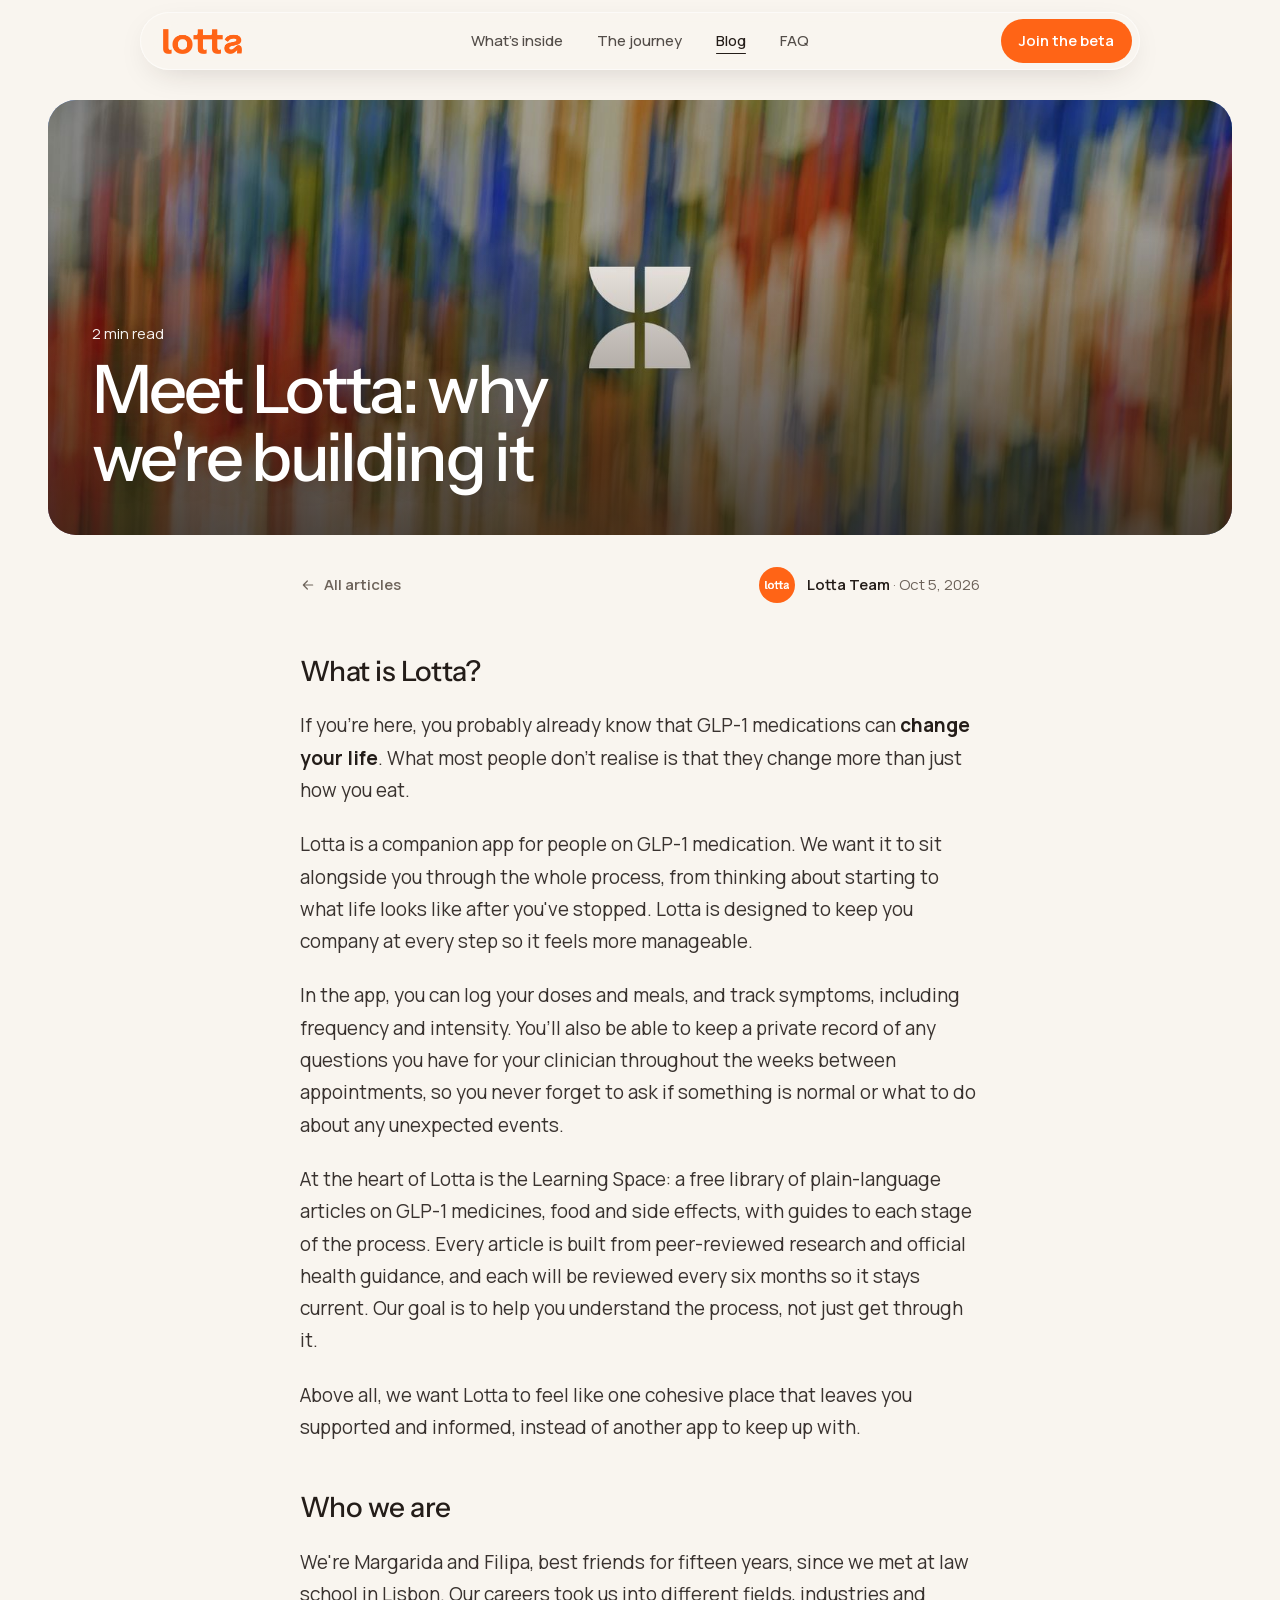
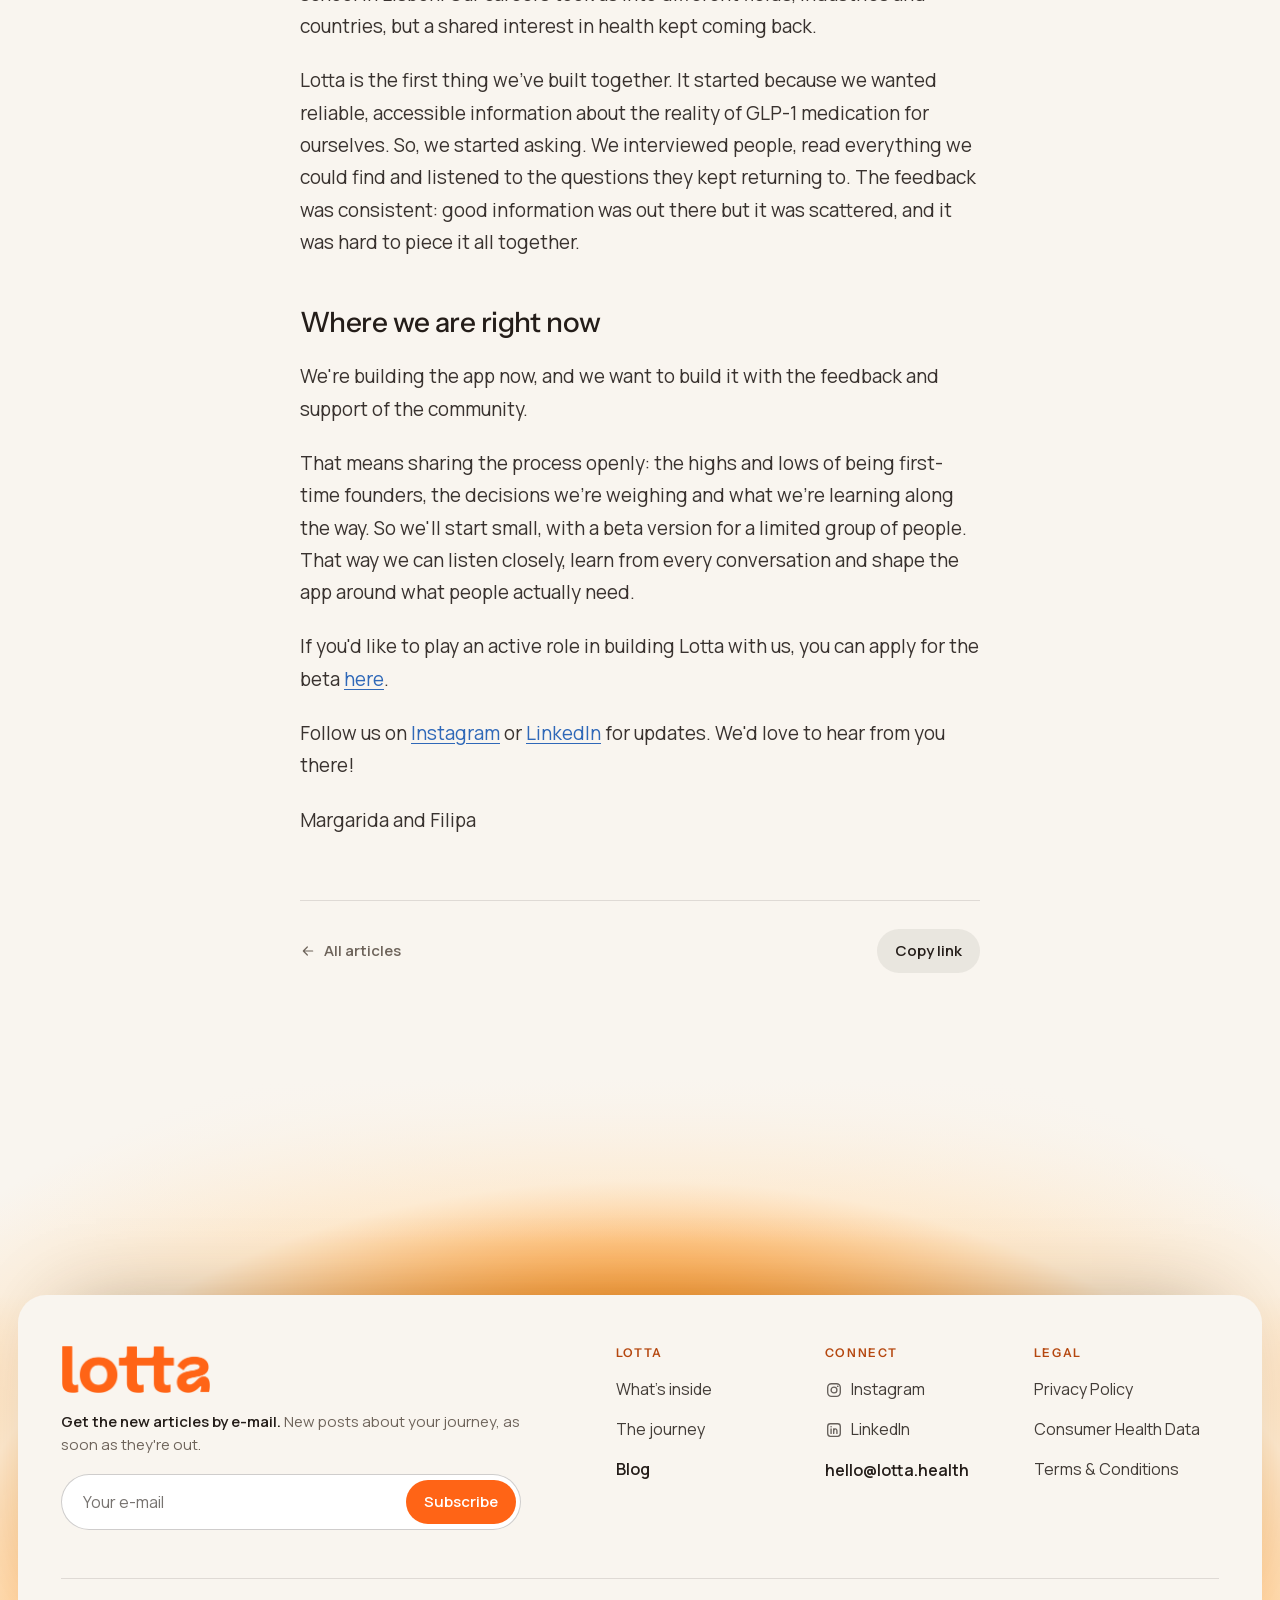
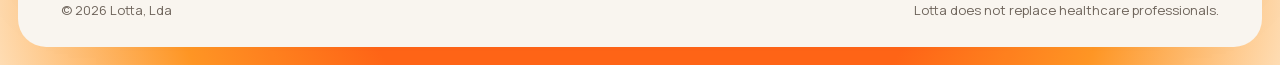
<file: blog/meet-lotta-why-were-building-it.html>
<!doctype html>
<html lang="en">
<head>
<meta charset="utf-8">
<meta name="viewport" content="width=device-width, initial-scale=1, viewport-fit=cover">
<title>Meet Lotta: why we're building it · Lotta</title>
<meta name="description" content="What is Lotta? If you're here, you probably already know that GLP-1 medications can change your life. What most people don't realise is that they change more…">
<link rel="canonical" href="https://www.lotta.health/blog/meet-lotta-why-were-building-it">
<meta property="og:site_name" content="Lotta">
<meta property="og:type" content="article">
<meta property="og:title" content="Meet Lotta: why we're building it">
<meta property="og:description" content="What is Lotta? If you're here, you probably already know that GLP-1 medications can change your life. What most people don't realise is that they change more…">
<meta property="og:url" content="https://www.lotta.health/blog/meet-lotta-why-were-building-it">
<meta property="og:image" content="https://www.lotta.health/assets/blog/meet-lotta-why-were-building-it.jpg">
<meta name="twitter:card" content="summary_large_image">
<link rel="icon" href="data:image/svg+xml,<svg xmlns='http://www.w3.org/2000/svg' viewBox='0 0 32 32'>
<meta name="theme-color" content="#F9F5EF">
<link rel="preconnect" href="https://fonts.googleapis.com">
<link rel="preconnect" href="https://fonts.gstatic.com" crossorigin>
<link rel="stylesheet" href="https://fonts.googleapis.com/css2?family=Instrument+Sans:wght@400;500;600&family=Manrope:wght@400;500;600;700&display=swap">
<link rel="stylesheet" href="../pages.css">
<script type="application/ld+json">{"@context":"https://schema.org","@type":"BlogPosting","headline":"Meet Lotta: why we're building it","description":"What is Lotta? If you're here, you probably already know that GLP-1 medications can change your life. What most people don't realise is that they change more…","image":["https://www.lotta.health/assets/blog/meet-lotta-why-were-building-it.jpg"],"datePublished":"2026-10-05T18:35:35.000+01:00","dateModified":"2026-10-05T20:02:29.000+01:00","author":{"@type":"Person","name":"Lotta Team"},"publisher":{"@type":"Organization","name":"Lotta","url":"https://www.lotta.health/"},"mainEntityOfPage":"https://www.lotta.health/blog/meet-lotta-why-were-building-it","isPartOf":{"@type":"Blog","name":"Between Appointments","url":"https://www.lotta.health/blog/"}}</script>
<script>
  /* A page opened by a link starts at its top, whatever the browser carried over from the page before; Back, Forward and reload keep their place. */
  (function () { try { var n = performance.getEntriesByType('navigation')[0]; if (!location.hash && (!n || n.type === 'navigate')) { var top = function () { window.scrollTo({ top: 0, left: 0, behavior: 'instant' }); }; top(); document.addEventListener('DOMContentLoaded', top); window.addEventListener('pageshow', function (e) { if (!e.persisted) top(); }); } } catch (e) {} })();
  /* viewer message: highlight placeholder words (same switch as the home page) */
  window.addEventListener('message', function (e) { if (e.data && e.data.type === 'lotta-ph') document.documentElement.classList.toggle('show-ph', !!e.data.on); });
</script>
</head>
<body>
<header class="nav">
  <div class="nav-in">
    <a class="nav-logo" href="/"><span class="logo" role="img" aria-label="Lotta, home"></span></a>
    <nav class="nav-links" aria-label="Main">
      <a href="/#inside">What's inside</a>
      <a href="/#journey">The journey</a>
      <a href="../blog/" aria-current="page">Blog</a>
      <a href="/#faq">FAQ</a>
    </nav>
    <a class="btn btn-primary btn-sm" href="/#join-beta">Join the beta</a>
  </div>
</header>

<main id="main">
  <article class="art">
    <div class="wrap">
      <header class="bl-ph art-cover">
        <img class="bl-img" src="../assets/blog/meet-lotta-why-were-building-it.jpg" srcset="../assets/blog/meet-lotta-why-were-building-it-1000.jpg 1000w, ../assets/blog/meet-lotta-why-were-building-it.jpg 1600w" sizes="(min-width:1336px) 1240px, 100vw" alt="" fetchpriority="high" decoding="async">
        <div class="bl-in">
          <p class="bl-meta">2 min read</p>
          <h1 class="bl-t">Meet Lotta: why we're building it</h1>
        </div>
      </header>
      <div class="art-under">
        <a class="art-back" href="./"><svg viewBox="0 0 24 24" aria-hidden="true"><path d="M19 12H5M11 6l-6 6 6 6" fill="none" stroke="currentColor" stroke-width="1.8" stroke-linecap="round" stroke-linejoin="round"/></svg>All articles</a>
        <p class="art-by"><i><span class="logo"></span></i><span><b>Lotta Team</b> · <time datetime="2026-10-05T18:35:35.000+01:00">Oct 5, 2026</time></span></p>
      </div>
      <div class="art-prose">
<h2 id="what-is-lotta">What is Lotta?</h2><p>If you're here, you probably already know that GLP-1 medications can <strong>change your life</strong>. What most people don't realise is that they change more than just how you eat.</p><p>Lotta is a companion app for people on GLP-1 medication. We want it to sit alongside you through the whole process, from thinking about starting to what life looks like after you've stopped. Lotta is designed to keep you company at every step so it feels more manageable.</p><p>In the app, you can log your doses and meals, and track symptoms, including frequency and intensity. You’ll also be able to keep a private record of any questions you have for your clinician throughout the weeks between appointments, so you never forget to ask if something is normal or what to do about any unexpected events.</p><p>At the heart of Lotta is the Learning Space: a free library of plain-language articles on GLP-1 medicines, food and side effects, with guides to each stage of the process. Every article is built from peer-reviewed research and official health guidance, and each will be reviewed every six months so it stays current. Our goal is to help you understand the process, not just get through it.</p><p>Above all, we want Lotta to feel like one cohesive place that leaves you supported and informed, instead of another app to keep up with.</p><h2 id="who-we-are">Who we are</h2><p>We're Margarida and Filipa, best friends for fifteen years, since we met at law school in Lisbon. Our careers took us into different fields, industries and countries, but a shared interest in health kept coming back.&nbsp;</p><p>Lotta is the first thing we've built together. It started because we wanted reliable, accessible information about the reality of GLP-1 medication for ourselves. So, we started asking. We interviewed people, read everything we could find and listened to the questions they kept returning to. The feedback was consistent: good information was out there but it was scattered, and it was hard to piece it all together.</p><h2 id="where-we-are-right-now">Where we are right now</h2><p>We're building the app now, and we want to build it with the feedback and support of the community.</p><p>That means sharing the process openly: the highs and lows of being first-time founders, the decisions we’re weighing and what we’re learning along the way. So we'll start small, with a beta version for a limited group of people. That way we can listen closely, learn from every conversation and shape the app around what people actually need.</p><p>If you'd like to play an active role in building Lotta with us, you can apply for the beta <a href="https://www.lotta.health/#join-beta" rel="noreferrer">here</a>.</p><p>Follow us on <a href="https://www.instagram.com/joinlotta/" rel="noreferrer">Instagram</a> or <a href="https://www.linkedin.com/company/lotta-health/" rel="noreferrer">LinkedIn</a> for updates. We'd love to hear from you there!</p><p>Margarida and Filipa</p>
      </div>
      <div class="art-end">
        <a class="art-back" href="./"><svg viewBox="0 0 24 24" aria-hidden="true"><path d="M19 12H5M11 6l-6 6 6 6" fill="none" stroke="currentColor" stroke-width="1.8" stroke-linecap="round" stroke-linejoin="round"/></svg>All articles</a>
        <button class="art-share" type="button" id="art-share" data-url="https://www.lotta.health/blog/meet-lotta-why-were-building-it">Copy link</button>
      </div>
    </div>
  </article>
</main>

<footer class="foot">
  <div class="foot-card">
    <div class="foot-top">
      <div class="foot-brand">
        <a class="foot-logo" href="/" aria-label="Lotta, home"><span class="logo" role="img" aria-hidden="true"></span></a>
        <p class="foot-say"><label for="fn-email"><b>Get the new articles by e-mail.</b></label> New posts about your journey, as soon as they're out.</p>
        <form class="foot-nl" id="fn-form" novalidate>
          <input id="fn-email" name="email" type="email" autocomplete="email" inputmode="email" placeholder="Your e-mail" required aria-describedby="fn-err">
          <button class="btn btn-primary btn-sm" type="submit">Subscribe</button>
        </form>
        <p class="foot-err" id="fn-err" hidden>Please enter a valid e-mail address.</p>
        <p class="foot-thanks" id="fn-thanks" tabindex="-1" hidden><span class="ok" aria-hidden="true"><svg viewBox="0 0 24 24"><path d="m5 12.6 4.4 4.4L19 7.4" fill="none" stroke="currentColor" stroke-width="2.2" stroke-linecap="round" stroke-linejoin="round"/></svg></span>Thank you. We've sent you a welcome e-mail.</p>
      </div>
      <div class="foot-cols">
        <div class="foot-col">
          <h2 class="foot-lab">Lotta</h2>
          <ul class="foot-links">
            <li><a href="/#inside"><span>What's inside</span></a></li>
            <li><a href="/#journey"><span>The journey</span></a></li>
            <li><a href="../blog/" aria-current="page"><span>Blog</span></a></li>
          </ul>
        </div>
        <div class="foot-col">
          <h2 class="foot-lab">Connect</h2>
          <ul class="foot-links">
            <li><a href="https://www.instagram.com/joinlotta/" target="_blank" rel="noopener"><svg viewBox="0 0 24 24" aria-hidden="true"><rect x="3.6" y="3.6" width="16.8" height="16.8" rx="5" fill="none" stroke="currentColor" stroke-width="1.8"/><circle cx="12" cy="12" r="3.9" fill="none" stroke="currentColor" stroke-width="1.8"/><circle cx="17" cy="7" r="1.15" fill="currentColor"/></svg><span>Instagram</span></a></li>
            <li><a href="https://www.linkedin.com/company/lotta-health" target="_blank" rel="noopener"><svg viewBox="0 0 24 24" aria-hidden="true"><rect x="3.6" y="3.6" width="16.8" height="16.8" rx="3.6" fill="none" stroke="currentColor" stroke-width="1.8"/><path d="M8.1 10.6v5.9M11.6 16.5v-5.9M11.6 13.4c0-1.7.9-2.9 2.3-2.9 1.3 0 2 .95 2 2.6v3.4" fill="none" stroke="currentColor" stroke-width="1.8" stroke-linecap="round" stroke-linejoin="round"/><circle cx="8.1" cy="7.7" r="1.05" fill="currentColor"/></svg><span>LinkedIn</span></a></li>
            <li><p class="foot-mail">hello@lotta.health</p></li>
          </ul>
        </div>
        <div class="foot-col">
          <h2 class="foot-lab">Legal</h2>
          <ul class="foot-links">
            <li><a href="../legal.html#privacy"><span>Privacy Policy</span></a></li>
            <li><a href="../legal.html#consumer-health-data"><span>Consumer Health Data</span></a></li>
            <li><a href="../legal.html#terms"><span>Terms &amp; Conditions</span></a></li>
          </ul>
        </div>
      </div>
    </div>
    <div class="foot-base"><p>© 2026 Lotta, Lda</p><p>Lotta does not replace healthcare professionals.</p></div>
  </div>
  <script>
    /* The footer's newsletter box: check the address, hand it to site.js, then say thank you. */
    (function () {
      var f = document.getElementById('fn-form'); if (!f) return;
      var i = document.getElementById('fn-email'), err = document.getElementById('fn-err'), th = document.getElementById('fn-thanks');
      var OK = /^[^\s@]+@[^\s@]+\.[^\s@]{2,}$/;
      function bad(on) { err.hidden = !on; f.classList.toggle('is-bad', on); if (on) i.setAttribute('aria-invalid', 'true'); else i.removeAttribute('aria-invalid'); }
      f.addEventListener('submit', function (e) {
        e.preventDefault();
        var v = i.value.trim();
        if (!OK.test(v)) { bad(true); i.focus(); return; }
        bad(false);
        if (window.lottaSend) window.lottaSend('newsletter', { email: v });
        f.hidden = true; th.hidden = false; th.focus({ preventScroll: true });
      });
      i.addEventListener('input', function () { if (!err.hidden && OK.test(i.value.trim())) bad(false); });
    })();
  </script>
</footer>

<script src="../site.js" defer></script>

<script>
(function () {
  var b = document.getElementById('art-share'); if (!b) return;
  b.addEventListener('click', function () {
    var done = function () { b.textContent = 'Link copied'; setTimeout(function () { b.textContent = 'Copy link'; }, 2400); };
    try { navigator.clipboard.writeText(b.getAttribute('data-url')).then(done, function () { window.prompt('Copy this link:', b.getAttribute('data-url')); }); }
    catch (e) { window.prompt('Copy this link:', b.getAttribute('data-url')); }
  });
})();
</script>
</body>
</html>
</file>
<file: pages.css>
/* Lotta — shared styles for the inner pages (Privacy, Terms, Journal).
   Same tokens, menu and footer as the home page (option-b.html). */
/* Typefaces: files on this site (assets/fonts), no longer fetched from Google. "latin-ext" is only fetched when a page needs it. */
@font-face{font-family:"Instrument Sans"; font-style:normal; font-weight:400 600; font-stretch:100%; font-display:swap; src:url(assets/fonts/instrument-sans-latin.woff2) format("woff2"); unicode-range:U+0000-00FF, U+0131, U+0152-0153, U+02BB-02BC, U+02C6, U+02DA, U+02DC, U+0304, U+0308, U+0329, U+2000-206F, U+20AC, U+2122, U+2191, U+2193, U+2212, U+2215, U+FEFF, U+FFFD}
@font-face{font-family:"Manrope"; font-style:normal; font-weight:400 700; font-display:swap; src:url(assets/fonts/manrope-latin.woff2) format("woff2"); unicode-range:U+0000-00FF, U+0131, U+0152-0153, U+02BB-02BC, U+02C6, U+02DA, U+02DC, U+0304, U+0308, U+0329, U+2000-206F, U+20AC, U+2122, U+2191, U+2193, U+2212, U+2215, U+FEFF, U+FFFD}
@font-face{font-family:"Instrument Sans"; font-style:normal; font-weight:400 600; font-stretch:100%; font-display:swap; src:url(assets/fonts/instrument-sans-latin-ext.woff2) format("woff2"); unicode-range:U+0100-02BA, U+02BD-02C5, U+02C7-02CC, U+02CE-02D7, U+02DD-02FF, U+0304, U+0308, U+0329, U+1D00-1DBF, U+1E00-1E9F, U+1EF2-1EFF, U+2020, U+20A0-20AB, U+20AD-20C4, U+2113, U+2C60-2C7F, U+A720-A7FF}
@font-face{font-family:"Manrope"; font-style:normal; font-weight:400 700; font-display:swap; src:url(assets/fonts/manrope-latin-ext.woff2) format("woff2"); unicode-range:U+0100-02BA, U+02BD-02C5, U+02C7-02CC, U+02CE-02D7, U+02DD-02FF, U+0304, U+0308, U+0329, U+1D00-1DBF, U+1E00-1E9F, U+1EF2-1EFF, U+2020, U+20A0-20AB, U+20AD-20C4, U+2113, U+2C60-2C7F, U+A720-A7FF}
:root{
  --dark:#241D19; --lift:#EEEBE6; --ww:#F9F5EF; --bg:#F9F5EF; --ink:#241D19; --muted:#6E645B;
  --blue-ink:#2F68B8; --orange-ink:#B5470F; --line:rgba(36,29,25,.12);   /* orange-ink: the deeper orange, for small orange words (the bright one was too faint for them: audit D2, 6 Oct) */
  --blue:#8EBFFB; --blue-hi:#A9CFFC; --sky:#6993EB; --orange:#FF6416; --almond:#FEE8CB; --matcha:#75873C;
  --gut:20px; --nav:64px;
  --f-display:"Instrument Sans","Helvetica Neue",Helvetica,Arial,system-ui,sans-serif;
  --f-body:"Manrope",system-ui,-apple-system,"Segoe UI",Roboto,Arial,sans-serif;
  --ease:cubic-bezier(.16,1,.3,1);
  color-scheme:light;
}
@media (min-width:700px){:root{--gut:32px}}
@media (min-width:1100px){:root{--gut:48px; --nav:72px}}

*,*::before,*::after{box-sizing:border-box}
html{-webkit-text-size-adjust:100%; background:var(--bg); scroll-behavior:smooth; scroll-padding-top:110px}
@media (prefers-reduced-motion:reduce){html{scroll-behavior:auto}}
body{margin:0; background:var(--bg); color:var(--ink); font-family:var(--f-body); font-size:17px; line-height:1.65; -webkit-font-smoothing:antialiased; -moz-osx-font-smoothing:grayscale}
h1,h2,h3,p,ul,ol{margin:0}
a{color:inherit}
button,input{font:inherit; color:inherit}
svg{display:block}
::selection{background:var(--blue); color:var(--dark)}
:focus-visible{outline:2px solid var(--blue); outline-offset:3px; border-radius:8px}
.nw{white-space:nowrap}
.skip{position:fixed; left:12px; top:12px; z-index:200; padding:12px 18px; border-radius:999px; background:var(--ink); color:#fff; font-size:15px; font-weight:600; text-decoration:none; transform:translateY(-200%)}
.skip:focus{transform:none; outline:2px solid #fff; outline-offset:2px}
.wrap{width:100%; max-width:1440px; margin:0 auto; padding:0 var(--gut)}
.kicker{display:inline-flex; align-items:center; gap:10px; font-family:var(--f-display); font-size:13px; font-weight:500; letter-spacing:.16em; text-transform:uppercase; color:var(--orange-ink); line-height:1.2}
.kicker::before{content:""; width:6px; height:6px; border-radius:50%; background:currentColor; box-shadow:0 0 12px 1px currentColor}
html.show-ph .ph{background:rgba(255,150,36,.30); box-shadow:0 0 0 2px rgba(255,150,36,.30); border-radius:3px}

/* Buttons */
.btn{display:inline-flex; align-items:center; justify-content:center; gap:10px; min-height:52px; padding:0 24px; border:0; border-radius:999px; font-size:16px; font-weight:600; text-decoration:none; cursor:pointer; transition:background-color .3s, transform .3s var(--ease)}
.btn svg{width:18px; height:18px}
.btn-primary{background:var(--orange); color:#fff}
.btn-primary:hover{background:#EE5710}
.btn[disabled]{opacity:.72; cursor:default}
.btn-sm{min-height:44px; padding:0 18px; font-size:15px}

/* Menu: the floating frosted pill, as on the home page once scrolled */
.logo{display:block; background:currentColor; -webkit-mask:url(assets/lotta-logo-sm.png) center/contain no-repeat; mask:url(assets/lotta-logo-sm.png) center/contain no-repeat; aspect-ratio:1000/318}   /* a 600px copy of the logo */
.nav{position:fixed; top:0; left:0; right:0; z-index:50; padding:10px 10px 0}
.nav-in{position:relative; max-width:1000px; height:58px; margin:0 auto; padding:0 8px 0 22px; display:flex; align-items:center; justify-content:space-between; gap:16px; border-radius:999px; background:rgba(249,245,239,.8); -webkit-backdrop-filter:blur(18px) saturate(1.3); backdrop-filter:blur(18px) saturate(1.3); box-shadow:inset 0 0 0 1px rgba(255,255,255,.55), 0 10px 34px -14px rgba(36,29,25,.22)}
.nav-logo{display:flex; align-items:center; min-height:44px; color:var(--orange); border-radius:8px}
.nav-logo .logo{width:80px; height:25px}
.nav-links{display:none}
/* phones: the two-line menu button and the full-screen menu, as on the home page (audit D6: these pages had no menu on a phone) */
.nav-cta{display:flex; align-items:center; gap:8px}
.nav-menu{width:44px; height:44px; border:0; border-radius:50%; background:rgba(36,29,25,.07); display:grid; place-content:center; gap:5px; cursor:pointer; transition:background-color .3s}
.nav-menu:hover{background:rgba(36,29,25,.14)}
.nav-menu i{display:block; width:18px; height:1.5px; border-radius:2px; background:var(--ink)}
.sheet{position:fixed; inset:0; z-index:60; background:var(--bg); display:flex; flex-direction:column; padding:0 var(--gut) calc(28px + env(safe-area-inset-bottom, 0px)); overflow:hidden}
.sheet[hidden]{display:none}
.sheet::after{content:""; position:absolute; left:50%; bottom:-60vw; width:140vw; height:140vw; margin-left:-70vw; border-radius:50%; background:radial-gradient(closest-side, rgba(255,100,22,.38), rgba(255,150,36,.12) 50%, rgba(142,191,251,0)); pointer-events:none}
.sheet-top{height:var(--nav); display:flex; align-items:center; justify-content:space-between}
.sheet .nav-logo{color:var(--ink)}
.sheet-close{width:44px; height:44px; border:0; border-radius:50%; background:rgba(36,29,25,.1); position:relative; cursor:pointer}
.sheet-close::before,.sheet-close::after{content:""; position:absolute; left:50%; top:50%; width:18px; height:1.5px; margin:-.75px 0 0 -9px; background:var(--ink); border-radius:2px; transform:rotate(45deg)}
.sheet-close::after{transform:rotate(-45deg)}
.sheet-links{position:relative; z-index:1; margin-top:32px; display:flex; flex-direction:column}
.sheet-links a{display:flex; align-items:center; justify-content:space-between; min-height:64px; font-family:var(--f-display); font-size:40px; letter-spacing:-.035em; line-height:1; text-decoration:none; border-bottom:1px solid var(--line)}
.sheet-links a svg{width:22px; height:22px; color:var(--muted)}
.sheet .btn{position:relative; z-index:1; margin-top:auto; width:100%; background:var(--blue); color:var(--dark)}
.sheet .btn:hover{background:var(--blue-hi)}
@media (min-width:900px){
  .nav-menu{display:none}
  .nav{padding-top:12px}
  .nav-links{display:flex; gap:2px; position:absolute; left:50%; top:50%; transform:translate(-50%,-50%)}
  .nav-links a{position:relative; display:inline-flex; align-items:center; min-height:44px; padding:0 16px; font-size:15px; font-weight:500; text-decoration:none; color:rgba(36,29,25,.78); transition:color .4s var(--ease)}
  .nav-links a::after{content:""; position:absolute; left:16px; right:16px; bottom:9px; height:1.5px; border-radius:2px; background:currentColor; transform:scaleX(0); transform-origin:100% 50%; transition:transform .55s var(--ease)}
  .nav-links a:hover, .nav-links a[aria-current="page"]{color:var(--ink)}
  .nav-links a:hover::after, .nav-links a[aria-current="page"]::after{transform:scaleX(1); transform-origin:0 50%}
}

/* Page head */
.page{padding:calc(var(--nav) + 72px) 0 104px}
.page-head{max-width:880px}
.page-title{margin-top:18px; font-family:var(--f-display); font-weight:400; font-size:clamp(2.6rem, 1.6rem + 4vw, 5rem); line-height:1.02; letter-spacing:-.04em; text-wrap:balance}
.page-sub{margin-top:18px; max-width:46ch; font-size:19px; color:var(--muted); text-wrap:pretty}
.page-meta{margin-top:20px; font-size:14px; color:var(--muted)}
.draft-note{margin-top:28px; max-width:720px; padding:16px 20px; border-radius:16px; background:rgba(255,150,36,.14); box-shadow:inset 0 0 0 1px rgba(255,150,36,.35); font-size:15px; line-height:1.55}
.draft-note b{font-weight:700}

/* Long-form legal text with a table of contents */
.doc{margin-top:56px; display:grid; gap:40px}
.doc-body{max-width:68ch}
.doc-body section{padding-top:36px; margin-top:36px; border-top:1px solid var(--line)}
.doc-body section:first-child{padding-top:0; margin-top:0; border-top:0}
.doc-body h2{font-family:var(--f-display); font-weight:500; font-size:clamp(1.4rem, 1.2rem + .7vw, 1.75rem); line-height:1.15; letter-spacing:-.02em}
.doc-body p, .doc-body ul{margin-top:14px}
.doc-body ul{padding-left:0; list-style:none; display:grid; gap:10px}
.doc-body li{position:relative; padding-left:22px}
.doc-body li::before{content:""; position:absolute; left:4px; top:.72em; width:6px; height:6px; border-radius:50%; background:var(--orange)}
.doc-body a{color:var(--blue-ink); text-underline-offset:3px}
.doc-body b{font-weight:700}
@media (min-width:1000px){
  .doc{grid-template-columns:290px minmax(0,1fr); gap:72px}
}

/* Journal */
.jr-grid{margin-top:56px; display:grid; gap:20px}
@media (min-width:760px){ .jr-grid{grid-template-columns:repeat(2, minmax(0,1fr))} }
@media (min-width:1100px){ .jr-grid{grid-template-columns:repeat(3, minmax(0,1fr))} }
.jr-empty{position:relative; overflow:hidden; margin-top:56px; padding:40px 24px; border-radius:32px; background:linear-gradient(180deg,#8EBFFB 0%,#C9DDF7 46%,#FEE8CB 78%,#FFC49B 100%); text-align:center}
.jr-empty::after{content:""; position:absolute; left:50%; top:58%; width:min(760px, 90%); aspect-ratio:1; transform:translateX(-50%); border-radius:50%; background:radial-gradient(closest-side, rgba(255,100,22,.55), rgba(255,150,36,.25) 55%, rgba(255,150,36,0)); pointer-events:none}
.jr-empty > *{position:relative; z-index:1}
.jr-empty h2, .jr-empty h1{margin:0 auto; max-width:18ch; font-family:var(--f-display); font-weight:400; font-size:clamp(1.8rem, 1.3rem + 2vw, 3rem); line-height:1.05; letter-spacing:-.035em; text-wrap:balance}
.jr-empty p{margin:14px auto 0; max-width:40ch; font-size:17px; color:rgba(36,29,25,.8)}
.nl-form{margin:26px auto 0; max-width:460px; display:flex; gap:8px; padding:6px; border-radius:999px; background:rgba(249,245,239,.7); -webkit-backdrop-filter:blur(16px); backdrop-filter:blur(16px); box-shadow:inset 0 0 0 1px rgba(255,255,255,.7)}
.nl-form input{flex:1; min-width:0; height:48px; padding:0 18px; border:0; border-radius:999px; background:transparent; font-size:16px}
.nl-form input:focus{outline:none}
.nl-form:focus-within{box-shadow:inset 0 0 0 1.5px var(--blue-ink)}
.nl-form .btn{min-height:48px}
.nl-err{margin-top:10px; font-size:14px; color:var(--orange-ink)}
.nl-thanks{margin-top:22px; font-weight:600}
[hidden]{display:none!important}
@media (min-width:900px){ .jr-empty{padding:72px 48px} }
/* the "page not found" page (404.html): the same panel, with two buttons */
.nf{margin-top:0}
.nf > p{max-width:52ch}
.nf-go{display:flex; flex-wrap:wrap; justify-content:center; gap:12px; margin-top:28px !important; max-width:none !important}
.nf-quiet{background:rgba(249,245,239,.82); color:var(--ink)}
.nf-quiet:hover{background:#F9F5EF}

/* Footer: the same card as on the home page (option-b.html), chosen on 5 Oct 2026 ("2, the rising card").
   Behind it, on every page since 5 Oct (night): the "Colour glow", her choice in place of the sunrise picture. No picture:
   a sun of orange, saffron and almond drawn with colour, centred a little below the card's top edge. */
.foot{--band:clamp(150px, 17vw, 240px); position:relative; isolation:isolate; padding:var(--band) clamp(10px, 1.4vw, 20px) clamp(10px, 1.4vw, 20px);
  background:
    radial-gradient(ellipse max(72vw, 430px) 560px at 50% calc(var(--band) + 300px), #FF6416 0, #FF6416 30%, #FF9624 50%, #FEE8CB 74%, rgba(254,232,203,0) 100%),
    linear-gradient(180deg, rgba(255,150,36,0) var(--band), #FF9624 calc(var(--band) + 280px), #FF6416 100%),
    var(--bg)}
.foot::before{content:""; position:absolute; inset:0 0 auto; height:clamp(120px, 13vw, 190px); z-index:-1; background:linear-gradient(180deg, var(--bg) 0, rgba(249,245,239,.5) 45%, rgba(249,245,239,0))}
.foot-card{padding:clamp(28px, 4vw, 60px) clamp(22px, 3.4vw, 52px) 0; border-radius:28px; background:var(--ww); box-shadow:0 -30px 80px -50px rgba(36,29,25,.4)}
.foot-top{display:grid; gap:44px}
.foot-brand{display:grid; gap:18px; align-content:start; max-width:460px; min-width:0}
.foot-brand > *{min-width:0}
.foot-logo{display:block; width:150px; color:var(--orange); border-radius:8px}
.foot-say{font-size:15px; line-height:1.5; color:var(--muted)}
.foot-say b{color:var(--ink); font-weight:600}
.foot-nl{display:flex; align-items:center; min-height:56px; padding:5px 5px 5px 22px; border-radius:999px; background:#fff; box-shadow:inset 0 0 0 1px rgba(36,29,25,.22); transition:box-shadow .25s}
.foot-nl:focus-within{box-shadow:inset 0 0 0 2px var(--blue-ink)}
.foot-nl.is-bad{box-shadow:inset 0 0 0 2px #B5470F}
.foot-nl input{flex:1; min-width:0; height:46px; padding:0; border:0; border-radius:0; background:transparent; font-size:16px; color:var(--ink); outline:0; -webkit-appearance:none; appearance:none}
.foot-nl input::placeholder{color:rgba(36,29,25,.62)}
.foot-nl .btn{flex:none; background:var(--orange); color:#fff}
.foot-nl .btn:hover{background:#EE5710}
.foot-err{display:flex; align-items:center; gap:8px; margin-top:-6px; font-size:14px; color:#B5470F}
.foot-err::before{content:""; flex:none; width:6px; height:6px; border-radius:50%; background:currentColor}
.foot-thanks{display:flex; align-items:center; gap:12px; min-height:56px; font-size:16px; font-weight:600}
.foot-thanks .ok{flex:none; width:36px; height:36px; border-radius:50%; background:var(--blue); color:var(--dark); display:grid; place-items:center}
.foot-thanks .ok svg{width:18px; height:18px}
.foot-cols{display:grid; grid-template-columns:repeat(2, minmax(0,1fr)); gap:32px 24px}
.foot-col{display:grid; gap:10px; align-content:start; min-width:0}
.foot-col:last-child{grid-column:1 / -1}
.foot-lab{font-family:var(--f-display); font-size:12px; font-weight:600; letter-spacing:.14em; text-transform:uppercase; line-height:1.2; color:var(--orange-ink)}
.foot-links{padding:0; list-style:none; display:grid; gap:0; align-content:start}
.foot-links a{display:inline-flex; align-items:center; gap:8px; min-height:40px; font-size:16px; color:rgba(36,29,25,.86); text-decoration:none; transition:color .3s; border-radius:6px}
.foot-links a:hover{color:var(--ink)}
.foot-links a[aria-current="page"]{color:var(--ink); font-weight:600}
.foot-links a span{padding-bottom:1px; background:linear-gradient(currentColor, currentColor) 100% 100%/0 1.5px no-repeat; transition:background-size .55s var(--ease)}
@media (hover:hover){ .foot-links a:hover span{background-position:0 100%; background-size:100% 1.5px} }
.foot-links svg{flex:none; width:18px; height:18px; opacity:.8}
.foot-mail{display:flex; align-items:center; min-height:40px; font-size:16px; font-weight:600; -webkit-user-select:all; user-select:all}
.foot-links .foot-mail a{color:inherit; font-weight:inherit}
.foot-links a, .foot-mail a{position:relative}
.foot-links a::after{content:""; position:absolute; inset:-2px 0}   /* the area that answers a finger: 44px tall; the words stay where they are */
.foot-base{margin-top:48px; padding:22px 0 26px; border-top:1px solid var(--line); display:flex; flex-wrap:wrap; justify-content:space-between; gap:8px 32px; font-size:13px; line-height:1.5; color:var(--muted)}
@media (min-width:1000px){
  .foot-top{grid-template-columns:minmax(0,1fr) minmax(0,1.25fr); gap:72px}
  .foot-cols{grid-template-columns:repeat(3, minmax(0,1fr))}
  .foot-col:last-child{grid-column:auto}
}

/* Legal pages built from the Notion texts (make-pages.py, legal/*.md) */
.page-intro{margin-top:26px; max-width:62ch; display:grid; gap:12px; font-size:18px; color:rgba(36,29,25,.86)}
.page-intro b{color:var(--ink)}
.doc-body h3{margin-top:28px; font-family:var(--f-display); font-weight:600; font-size:18px; line-height:1.3; letter-spacing:-.01em}
.doc-body ol{margin-top:14px; padding-left:22px; display:grid; gap:10px}
.doc-body ol li{padding-left:4px}
.doc-body ol li::before{content:none}
.doc-body blockquote{margin:16px 0 0; padding:16px 20px; border-left:3px solid var(--orange); border-radius:0 12px 12px 0; background:rgba(36,29,25,.04); font-size:16px; line-height:1.8}
.tbl{margin-top:16px; overflow-x:auto; border-radius:14px; box-shadow:inset 0 0 0 1px var(--line)}
.tbl table{width:100%; border-collapse:collapse; font-size:15px; line-height:1.5}
.tbl th{padding:12px 14px; text-align:left; vertical-align:bottom; font-family:var(--f-display); font-weight:600; font-size:13px; letter-spacing:.02em; background:rgba(36,29,25,.04); border-bottom:1px solid var(--line)}
.tbl td{padding:12px 14px; vertical-align:top; border-top:1px solid var(--line)}
.tbl tbody tr:first-child td{border-top:0}
.doc-close{margin-top:48px; padding-top:28px; border-top:1px solid var(--line); color:var(--muted)}
.doc-close p{margin:0}
@media (max-width:640px){
  .tbl{box-shadow:none; border-radius:0}
  .tbl table, .tbl tbody, .tbl tr, .tbl td{display:block; width:100%}
  .tbl thead{display:none}
  .tbl tr{padding:12px 0; border-top:1px solid var(--line)}
  .tbl td{padding:4px 0; border:0}
  .tbl td::before{content:attr(data-label); display:block; font-size:12px; font-weight:600; letter-spacing:.04em; text-transform:uppercase; color:var(--muted)}
}

/* ---- Contents panel (redesign 1 Oct) ---- */
.toc-card{padding:18px 14px 14px; border-radius:22px; background:rgba(255,255,255,.62); box-shadow:inset 0 0 0 1px rgba(36,29,25,.07), 0 24px 48px -32px rgba(36,29,25,.4)}
.toc-head{display:flex; align-items:baseline; justify-content:space-between; gap:12px; padding:0 8px}
.toc-title{font-family:var(--f-display); font-size:15px; font-weight:600; letter-spacing:-.01em; color:var(--ink)}
.toc-count{font-size:13px; font-weight:600; color:var(--muted); font-variant-numeric:tabular-nums}
.toc-cur{color:var(--orange-ink)}
.toc-prog{height:3px; margin:12px 8px 10px; border-radius:3px; background:rgba(36,29,25,.08); overflow:hidden}
.toc-prog i{display:block; height:100%; border-radius:inherit; background:linear-gradient(90deg, #FF9624, var(--orange)); transform-origin:0 50%; transform:scaleX(0)}
.toc-list{margin:0; padding:0 2px 0 0; list-style:none; display:grid; gap:2px}
.toc-list a{display:grid; grid-template-columns:26px minmax(0,1fr); align-items:baseline; gap:6px; padding:8px 10px; border-radius:12px; font-size:14.5px; line-height:1.35; color:rgba(36,29,25,.66); text-decoration:none; transition:background-color .25s, color .25s, box-shadow .25s}
.toc-list .n{font-size:12.5px; font-weight:600; font-variant-numeric:tabular-nums; color:rgba(36,29,25,.38); transition:color .25s}
.toc-list a:hover{background:rgba(36,29,25,.045); color:var(--ink)}
.toc-list a{position:relative}
.toc-list a::after{content:""; position:absolute; inset:-3px 0}
.toc-list a.on{background:#fff; color:var(--ink); font-weight:600; box-shadow:0 1px 2px rgba(36,29,25,.08), inset 3px 0 0 var(--orange)}
.toc-list a.on .n{color:var(--orange-ink)}
.toc-group{margin:12px 10px 4px; font-family:var(--f-display); font-size:11.5px; font-weight:600; letter-spacing:.16em; text-transform:uppercase; color:var(--muted)}
.toc-top{display:inline-flex; margin:10px 10px 2px; font-size:13px; font-weight:600; color:var(--blue-ink); text-decoration:none}
.toc-top:hover{text-decoration:underline; text-underline-offset:3px}
@media (max-width:999.98px){
  .toc-prog, .toc-count, .toc-top{display:none}
}
@media (min-width:1000px){
  /* sticky on its own layer: steadier while scrolling (also inside the scaled preview) */
  .toc{position:sticky; top:calc(var(--nav) + 36px); align-self:start; transform:translateZ(0); will-change:transform}
  .toc-list{max-height:calc(100vh - var(--nav) - 190px); overflow-y:auto; overscroll-behavior:contain; scrollbar-width:thin}
}

/* ---- Section headings and "Short version" (redesign 1 Oct) ---- */
.doc-body h2{display:flex; align-items:baseline; gap:12px; font-size:clamp(1.5rem, 1.25rem + .8vw, 1.9rem)}
.h-num{flex:none; font-size:.62em; font-weight:600; letter-spacing:.02em; color:var(--orange-ink); font-variant-numeric:tabular-nums}
.short{position:relative; margin-top:18px; padding:18px 22px 20px; border-radius:18px; background:linear-gradient(135deg, rgba(254,232,203,.85) 0%, rgba(255,241,224,.6) 55%, rgba(249,245,239,.5) 100%); box-shadow:inset 0 0 0 1px rgba(255,150,36,.22)}
.short::before{content:""; position:absolute; left:0; top:18px; bottom:18px; width:3px; border-radius:0 3px 3px 0; background:var(--orange)}
.doc-body .short-l{margin:0; font-family:var(--f-display); font-size:11.5px; font-weight:600; letter-spacing:.16em; text-transform:uppercase; color:var(--orange-ink)}
.doc-body .short-t{margin-top:6px; font-family:var(--f-display); font-size:19px; line-height:1.45; letter-spacing:-.01em; color:var(--ink)}
.doc-body section{scroll-margin-top:calc(var(--nav) + 32px)}

/* ---- One legal page: Privacy, Terms and US Consumer Health Data (1 Oct, after Octo Health) ---- */
.vh{position:absolute!important; width:1px; height:1px; overflow:hidden; clip:rect(0 0 0 0); clip-path:inset(50%); white-space:nowrap}
mark.pending{padding:1px 5px; border-radius:5px; background:rgba(255,150,36,.24); color:var(--ink)}
.lg{padding:calc(var(--nav) + 44px) 0 120px}
.lg-main{min-width:0; margin-top:28px}
.lg-label{font-family:var(--f-display); font-size:12px; font-weight:500; letter-spacing:.22em; text-transform:uppercase; color:var(--muted)}
.lg-docs{margin:0; padding:0; list-style:none}
.lg-doc-a{display:flex; align-items:center; text-decoration:none; color:rgba(36,29,25,.55); transition:color .3s, padding .5s var(--ease)}
.lg-doc-a:hover{color:var(--ink)}
.lg-doc.on .lg-doc-a{color:var(--ink)}
.lg-dash{flex:none; width:0; height:1.5px; border-radius:2px; background:var(--orange); transition:width .5s var(--ease), margin .5s var(--ease)}
.lg-n-s{display:none}

/* the documents */
.lg-article{scroll-margin-top:calc(var(--nav) + 40px)}
.lg-article + .lg-article{margin-top:120px; padding-top:112px; border-top:1px solid var(--line)}
html.lg-tabs .lg-article{margin-top:0; padding-top:0; border-top:0}
.lg-title:focus{outline:none}
.lg-title{margin-top:16px; font-family:var(--f-display); font-weight:400; font-size:clamp(2.4rem, 1.6rem + 2.6vw, 3.9rem); line-height:1.02; letter-spacing:-.04em; text-wrap:balance}
.lg-intro{margin-top:28px; display:grid; gap:16px; font-size:20px; line-height:1.6; color:rgba(36,29,25,.66); text-wrap:pretty}
.lg-intro b{font-weight:600; color:var(--ink)}
.lg-meta{margin-top:26px; font-size:14px; color:var(--muted)}
.lg-article section{margin-top:72px; scroll-margin-top:calc(var(--nav) + 32px)}
.lg-article h3{display:flex; align-items:baseline; gap:12px; color:var(--ink); font-family:var(--f-display); font-weight:500; font-size:clamp(1.5rem, 1.25rem + .8vw, 1.9rem); line-height:1.15; letter-spacing:-.02em; text-wrap:balance}
.lg-article h4{margin-top:32px; font-family:var(--f-display); font-weight:600; font-size:18px; line-height:1.3; letter-spacing:-.01em}
.lg-article section > p, .lg-article section > ul, .lg-article section > ol, .lg-close p{margin-top:14px; color:rgba(36,29,25,.8)}
.lg-article b{font-weight:700; color:var(--ink)}
.lg-article a{color:var(--ink); text-decoration:underline; text-decoration-color:rgba(255,100,22,.6); text-decoration-thickness:1.5px; text-underline-offset:3px; transition:text-decoration-color .25s}
.lg-article a:hover{text-decoration-color:var(--orange)}
.lg-article ul{padding-left:0; list-style:none; display:grid; gap:10px}
.lg-article ul li{position:relative; padding-left:22px}
.lg-article ul li::before{content:""; position:absolute; left:4px; top:.72em; width:6px; height:6px; border-radius:50%; background:var(--sky)}
.lg-head .kicker{color:var(--orange-ink)}
.lg-article .tbl th{background:rgba(105,147,235,.14)}
.lg-article ol{padding-left:22px; display:grid; gap:10px}
.lg-article ol li{padding-left:4px}
.lg-article blockquote{margin:16px 0 0; padding:16px 20px; border-left:2px solid var(--orange); background:rgba(36,29,25,.035); font-size:16px; line-height:1.8}
.lg-article .tbl{color:rgba(36,29,25,.85)}
/* "Short version": a quiet lead-in, not a box */
.lg-article .short{margin-top:20px; padding:18px 22px 20px; border-radius:18px; border:0; background:var(--sky); box-shadow:none; color:#fff; text-shadow:0 1px 2px rgba(36,29,25,.14)}
.lg-article .short::before{content:none}
.lg-article .short-l{font-family:var(--f-display); font-size:11.5px; font-weight:600; letter-spacing:.18em; text-transform:uppercase; color:#fff}
.lg-article .short-t{margin-top:6px; font-family:var(--f-display); font-size:19.5px; font-weight:500; line-height:1.45; letter-spacing:-.01em; color:#fff; text-wrap:pretty}
.lg-article .short b{color:#fff}
.lg-close{margin-top:64px; padding-top:28px; border-top:1px solid var(--line)}
.lg-close p{margin:0; color:var(--muted)}

/* phone and tablet: the three documents as a row of tabs that stays under the menu */
@media (max-width:999.98px){
  .lg{padding-top:0}
  .lg-side{position:sticky; top:0; z-index:20; margin:0 calc(var(--gut) * -1); padding:calc(var(--nav) + 18px) var(--gut) 10px; background:rgba(249,245,239,.9); -webkit-backdrop-filter:blur(14px); backdrop-filter:blur(14px)}
  .lg-label, .lg-dash, .lg-n{display:none}
  .lg-n-s{display:inline}
  .lg-docs{position:relative; display:flex; gap:6px; overflow-x:auto; scrollbar-width:none}
  .lg-docs::-webkit-scrollbar{display:none}
  .lg-doc{flex:none}
  .lg-doc-a{position:relative; min-height:40px; padding:0 16px; border-radius:999px; font-size:15px; font-weight:500; background:rgba(36,29,25,.06)}
  .lg-doc-a::after{content:""; position:absolute; inset:-2px 0}
  .lg-doc.on .lg-doc-a{background:var(--sky); color:var(--ink)}
  .lg-article, .lg-article section{scroll-margin-top:calc(var(--nav) + 90px)}
  .lg-article + .lg-article{margin-top:88px; padding-top:72px}
  .lg-intro{font-size:18px}
}

/* desktop: the side menu, as on Octo Health */
@media (min-width:1000px){
  .lg{padding:calc(var(--nav) + 104px) 0 140px}
  .lg-wrap{display:grid; grid-template-columns:292px minmax(0,720px); column-gap:clamp(56px, 7vw, 120px); justify-content:center}
  .lg-main{margin-top:0}
  .lg-side{position:sticky; top:calc(var(--nav) + 40px); align-self:start; transform:translateZ(0)}
  .lg-label{margin-bottom:22px}
  .lg-docs{display:grid; gap:2px}
  .lg-doc-a{min-height:44px; padding:6px 0 6px 18px; font-size:17px; line-height:1.3}
  .lg-doc.on .lg-doc-a{padding-left:0; font-weight:500}
  .lg-doc.on .lg-dash{width:18px; margin-right:14px}
}
@media (prefers-reduced-motion:reduce){ .lg-doc-a, .lg-dash{transition:none} }
.lg-article .h-num{color:var(--orange-ink)}

/* ============ Blog (5 Oct 2026) ============
   Built by build-blog.mjs from the articles published in Ghost; the cards themselves are drawn by blog.js.
   Layout Margarida chose: the title, line and topic buttons of "Filter and grid" (after Function's "All articles"),
   over the cover, tiles and cards of "Cover story" (after Oura's The Pulse). The five layouts are in blog-layouts/. */
.blog > .wrap, .art > .wrap{max-width:1336px}
.bl-head{text-align:center}
.bl-title{font-family:var(--f-display); font-weight:400; font-size:clamp(2.6rem, 1.6rem + 4vw, 5rem); line-height:1.02; letter-spacing:-.04em; text-wrap:balance}
.bl-sub{margin:18px auto 0; max-width:40ch; font-size:19px; color:var(--muted); text-wrap:pretty}
@media (min-width:900px){ .bl-title{white-space:nowrap} }   /* "Between Appointments" on one line on a computer */
.bl-pills{margin-top:36px; display:flex; flex-wrap:wrap; gap:8px; align-items:center; justify-content:center}
.bl-pills span{margin-right:6px; font-size:14px; font-weight:600}
.bl-pills button{min-height:40px; padding:0 16px; border:0; border-radius:999px; background:transparent; box-shadow:inset 0 0 0 1px rgba(36,29,25,.4); font-size:14px; font-weight:500; cursor:pointer; transition:background-color .3s, color .3s}
.bl-pills button:hover{background:rgba(36,29,25,.06)}
.bl-pills button[aria-pressed="true"]{background:var(--ink); color:var(--ww); box-shadow:none}
.bl-main{margin-top:48px}
.bl-mosaic{display:grid; gap:16px}
/* a picture with words on it: the cover, the tiles, and the top of an article */
.bl-ph{position:relative; isolation:isolate; overflow:hidden; display:flex; align-items:flex-end; min-width:0; border-radius:28px; background:var(--sky); color:#fff}
.bl-img{position:absolute; inset:0; z-index:-2; width:100%; height:100%; object-fit:cover}
.bl-ph::after{content:""; position:absolute; inset:0; z-index:-1; pointer-events:none; background:linear-gradient(180deg, rgba(36,29,25,0) 30%, rgba(36,29,25,.3) 60%, rgba(36,29,25,.66) 100%)}
.bl-in{width:100%; padding:clamp(20px, 3.4vw, 44px); display:grid; gap:12px; text-shadow:0 1px 24px rgba(36,29,25,.25)}
.bl-meta{display:flex; flex-wrap:wrap; align-items:center; gap:10px; font-size:15px; line-height:1.3; color:rgba(255,255,255,.94)}
.bl-new{padding:6px 10px; border-radius:999px; background:var(--ww); color:var(--ink); font-family:var(--f-display); font-size:11px; font-weight:600; letter-spacing:.08em; text-transform:uppercase; text-shadow:none}
.bl-t{font-family:var(--f-display); font-weight:500; text-wrap:balance}
.bl-hook{max-width:46ch; font-size:17px; line-height:1.5; color:rgba(255,255,255,.94); text-wrap:pretty}
.bl-go{color:inherit; text-decoration:none}
.bl-go::after{content:""; position:absolute; inset:0; z-index:1}
.bl-go:focus-visible{outline:none}
.bl-go:focus-visible::after{outline:3px solid var(--blue); outline-offset:-4px; border-radius:inherit}
.bl-cover{min-height:440px}
.bl-cover .bl-t{max-width:15ch; font-size:clamp(2.1rem, 1.2rem + 3.4vw, 4rem); line-height:1.02; letter-spacing:-.04em}
.bl-one .bl-cover{min-height:clamp(460px, 44vw, 600px)}
.bl-tiles{display:grid; gap:16px}
.bl-tile{min-height:170px; border-radius:22px}
.bl-tile .bl-in{padding:20px 22px}
.bl-tile .bl-t{font-size:1.3rem; line-height:1.15; letter-spacing:-.02em}
.bl-latest{margin-top:80px}
.bl-h{font-family:var(--f-display); font-weight:400; font-size:clamp(1.8rem, 1.3rem + 1.6vw, 2.6rem); line-height:1.06; letter-spacing:-.03em}
.bl-grid{margin-top:28px; padding:0; list-style:none; display:grid; gap:40px 24px}
.bl-card{position:relative; min-width:0}
.bl-pic{position:relative; overflow:hidden; aspect-ratio:4/3; border-radius:20px; background:var(--lift)}
.bl-pic .bl-img{z-index:0}
.bl-cmeta{margin-top:16px; font-size:14px; line-height:1.3; color:var(--muted)}
.bl-cmeta b{font-weight:600; color:var(--ink)}
.bl-ct{margin-top:8px; font-family:var(--f-display); font-weight:500; font-size:1.4rem; line-height:1.1; letter-spacing:-.03em; text-wrap:balance}
.bl-chook{margin-top:8px; font-size:16px; line-height:1.5; color:rgba(36,29,25,.78); text-wrap:pretty}
/* Pointing at an article card (Margarida, 5 Oct): its title is underlined with the same moving line as the links in the top menu,
   and on the highlighted articles (the cover and the tiles beside it) a round ">" in white slides forward. */
.bl-go{padding-bottom:.05em; background:linear-gradient(currentColor, currentColor) 100% 100% / 0 1.5px no-repeat; transition:background-size .55s var(--ease)}
/* the cover's title is large and its lines sit close together, so its line is drawn a little higher, just under the letters */
.bl-cover .bl-go{padding-bottom:0; background-position:100% calc(100% - .1em); background-size:0 2px}
@media (hover:hover){
  .bl-ph:hover .bl-go, .bl-card:hover .bl-go{background-position:0 100%; background-size:100% 1.5px}
  .bl-cover:hover .bl-go{background-position:0 calc(100% - .1em); background-size:100% 2px}
}
.bl-cover:focus-within .bl-go{background-position:0 calc(100% - .1em); background-size:100% 2px}
.bl-ph:focus-within .bl-go, .bl-card:focus-within .bl-go{background-position:0 100%; background-size:100% 1.5px}
@media (prefers-reduced-motion:reduce){ .bl-go{transition:none} }
.bl-arrow{position:absolute; right:clamp(16px, 2.4vw, 28px); bottom:clamp(16px, 2.4vw, 28px); width:48px; height:48px; border-radius:50%; display:grid; place-items:center; pointer-events:none;
  color:#fff; background:rgba(36,29,25,.24); -webkit-backdrop-filter:blur(10px); backdrop-filter:blur(10px); box-shadow:inset 0 0 0 2px rgba(255,255,255,.88);   /* a faint dark tint, so the white ring and ">" also read on a pale picture */
  transition:transform .55s var(--ease), background-color .45s var(--ease)}
.bl-arrow svg{width:20px; height:20px}
.bl-tile .bl-arrow{right:16px; bottom:16px; width:38px; height:38px}
.bl-tile .bl-arrow svg{width:17px; height:17px}
/* the words keep clear of it */
.bl-cover .bl-in > :last-child{margin-right:64px}
.bl-tile .bl-in{padding-right:66px}
@media (hover:hover){ .bl-ph:hover .bl-arrow{transform:translateX(7px); background:rgba(36,29,25,.4)} }
.bl-ph:focus-within .bl-arrow{transform:translateX(7px)}
@media (prefers-reduced-motion:reduce){ .bl-arrow{transition:none} }
@media (min-width:700px){ .bl-grid{grid-template-columns:repeat(2, minmax(0,1fr))} }
@media (min-width:1000px){
  .bl-mosaic{grid-template-columns:minmax(0,2.05fr) minmax(0,1fr); min-height:600px}
  .bl-mosaic.bl-one{grid-template-columns:minmax(0,1fr); min-height:0}
  .bl-tiles{grid-auto-rows:minmax(0,1fr)}
  .bl-grid{grid-template-columns:repeat(3, minmax(0,1fr)); gap:48px 28px}
}
/* the newsletter band under the articles */

/* ---- One article ---- */
.art{padding:calc(var(--nav) + 28px) 0 104px}
.art-cover{min-height:clamp(340px, 34vw, 460px)}   /* shortened on 5 Oct (was 440 to 600px), so the text starts on the first screen; it still grows for a long title */
.art-cover .bl-t{max-width:16ch; font-size:clamp(2.2rem, 1.3rem + 3.6vw, 4.2rem); line-height:1.02; letter-spacing:-.04em}
.art-credit{margin:10px auto 0; max-width:680px; font-size:13px; color:var(--muted); text-align:right}
.art-under{margin:28px auto 0; max-width:680px; display:flex; flex-wrap:wrap; gap:12px 24px; align-items:center; justify-content:space-between}
.art-back{display:inline-flex; align-items:center; gap:8px; min-height:44px; font-size:15px; font-weight:600; color:var(--muted); text-decoration:none}
.art-back:hover{color:var(--ink)}
.art-back svg{width:16px; height:16px}
.art-by{display:flex; align-items:center; gap:12px; font-size:15px; color:var(--muted)}
.art-by i{flex:none; width:36px; height:36px; border-radius:50%; overflow:hidden; background:var(--orange) center/cover no-repeat; display:grid; place-items:center; color:#fff}
.art-by i .logo{width:24px}
.art-by b{font-weight:600; color:var(--ink)}
.art-end{margin:64px auto 0; padding-top:28px; max-width:680px; border-top:1px solid var(--line); display:flex; flex-wrap:wrap; gap:14px 24px; align-items:center; justify-content:space-between}
.art-share{min-height:44px; padding:0 18px; border:0; border-radius:999px; background:rgba(36,29,25,.07); font-size:15px; font-weight:600; cursor:pointer}
.art-share:hover{background:rgba(36,29,25,.12)}
.art-more{margin-top:88px}
.art-more .bl-h{font-size:1.5rem; font-weight:500; letter-spacing:-.02em}
/* the words of the article, as they come from Ghost */
.art-prose{margin:44px auto 0; max-width:680px; font-size:19px; line-height:1.7; color:rgba(36,29,25,.9); overflow-wrap:break-word}
.art-prose > *{margin:0}
.art-prose > * + *{margin-top:22px}
.art-prose h2, .art-prose h3, .art-prose h4{font-family:var(--f-display); color:var(--ink); text-wrap:balance; scroll-margin-top:110px}
.art-prose h2{margin-top:48px; font-weight:500; font-size:1.75rem; line-height:1.15; letter-spacing:-.02em}
.art-prose h3{margin-top:36px; font-weight:600; font-size:1.35rem; line-height:1.2; letter-spacing:-.01em}
.art-prose h4{margin-top:28px; font-weight:600; font-size:1.1rem; line-height:1.3}
.art-prose a{color:var(--blue-ink); text-underline-offset:3px}
.art-prose strong, .art-prose b{font-weight:700; color:var(--ink)}
.art-prose ul, .art-prose ol{padding-left:26px}
.art-prose ul{list-style:disc} .art-prose ol{list-style:decimal}
.art-prose li + li{margin-top:8px}
.art-prose li::marker{color:var(--orange)}
.art-prose blockquote{margin-top:44px; margin-bottom:44px; padding-left:24px; border-left:3px solid var(--orange); font-family:var(--f-display); font-size:1.9rem; line-height:1.2; letter-spacing:-.025em; color:var(--ink); text-wrap:balance}
.art-prose blockquote.kg-blockquote-alt{padding-left:0; border-left:0; text-align:center}
.art-prose hr{margin:44px 0; border:0; border-top:1px solid var(--line)}
.art-prose img, .art-prose video{display:block; max-width:100%; height:auto; border-radius:20px}
.art-prose figure{margin-top:36px; margin-bottom:36px}
.art-prose figcaption{margin-top:10px; font-size:14px; line-height:1.5; color:var(--muted); text-align:center}
.art-prose pre{padding:16px 18px; border-radius:14px; background:var(--lift); font-size:15px; line-height:1.5; overflow-x:auto}
.art-prose table{display:block; overflow-x:auto; border-collapse:collapse; font-size:16px}
.art-prose th, .art-prose td{padding:10px 14px; border-bottom:1px solid var(--line); text-align:left; vertical-align:top}
.art-prose iframe{max-width:100%}
/* Ghost's own blocks ("cards") */
.art-prose .kg-card{margin-top:36px; margin-bottom:36px}
@media (min-width:1000px){ .art-prose .kg-width-wide, .art-prose .kg-width-full{width:980px; max-width:calc(100vw - 2 * var(--gut)); margin-left:50%; transform:translateX(-50%)} }
.art-prose .kg-width-wide img, .art-prose .kg-width-full img{width:100%}
.art-prose .kg-gallery-container{display:grid; gap:10px}
.art-prose .kg-gallery-row{display:flex; gap:10px}
.art-prose .kg-gallery-image{flex:1 1 0; min-width:0}
.art-prose .kg-gallery-image img{width:100%; height:100%; object-fit:cover; border-radius:14px}
.art-prose .kg-callout-card{display:flex; gap:12px; padding:20px 22px; border-radius:18px; background:var(--lift)}
.art-prose .kg-callout-card-accent{background:var(--almond)}
.art-prose .kg-bookmark-container{display:flex; overflow:hidden; border-radius:18px; box-shadow:inset 0 0 0 1px var(--line); color:inherit; text-decoration:none}
.art-prose .kg-bookmark-content{flex:1; min-width:0; padding:18px 20px}
.art-prose .kg-bookmark-title{font-weight:600; color:var(--ink); line-height:1.3}
.art-prose .kg-bookmark-description{margin-top:6px; font-size:15px; line-height:1.45; color:var(--muted); display:-webkit-box; -webkit-line-clamp:2; -webkit-box-orient:vertical; overflow:hidden}
.art-prose .kg-bookmark-metadata{margin-top:12px; display:flex; align-items:center; gap:8px; font-size:13px; color:var(--muted)}
.art-prose .kg-bookmark-icon{width:18px; height:18px; border-radius:4px}
.art-prose .kg-bookmark-thumbnail{position:relative; flex:none; width:32%}
.art-prose .kg-bookmark-thumbnail img{position:absolute; inset:0; width:100%; height:100%; object-fit:cover; border-radius:0}
.art-prose .kg-button-card{display:flex}
.art-prose .kg-button-card.kg-align-center{justify-content:center}
.art-prose .kg-btn{display:inline-flex; align-items:center; min-height:52px; padding:0 24px; border-radius:999px; background:var(--orange); color:#fff; font-size:16px; font-weight:600; text-decoration:none}
.art-prose .kg-embed-card{display:flex; flex-direction:column; align-items:center}
.art-prose .kg-toggle-card{padding:18px 20px; border-radius:18px; box-shadow:inset 0 0 0 1px var(--line)}
.art-prose .kg-toggle-heading-text{font-family:var(--f-display); font-size:1.15rem; font-weight:600}
.art-prose .kg-toggle-card-icon{display:none}
.art-prose .kg-toggle-content{margin-top:10px}
.art-prose .kg-signup-card{display:none}   /* Ghost's own sign-up box does not work outside Ghost; the newsletter band below does the job */
/* a note shown only on the preview pages built from sample articles */
.bl-sample{position:fixed; left:50%; bottom:14px; z-index:60; transform:translateX(-50%); padding:9px 14px; border-radius:999px; background:var(--ink); color:var(--ww); font-size:13px; font-weight:600; white-space:nowrap; box-shadow:0 10px 30px -12px rgba(36,29,25,.5)}

/* Phones (29 Oct): the covers are tall enough that the Lotta mark in the middle of the picture stays clear of the words over its
   lower half, now that titles run to two lines with a line under them. The article's cover stays within her 340 to 460px ruling. */
@media (max-width:699.98px){
  .bl-ph.art-cover{min-height:460px}
  .bl-ph.bl-cover{min-height:540px}
}

/* An article's sources (29 Oct, her word): numbered in Instrument Sans bold orange in place of the dots, the number before each link,
   so a reader can match "(5)" in the text to the fifth source. The list is written by build-blog.mjs. */
.art-prose ol.art-sources{list-style:none; padding-left:0; counter-reset:src}
.art-sources li{position:relative; padding-left:2.1em; counter-increment:src}
.art-sources li::before{content:counter(src); position:absolute; left:0; top:0; font-family:var(--f-display); font-weight:700; color:var(--orange); font-variant-numeric:tabular-nums}
</file>
